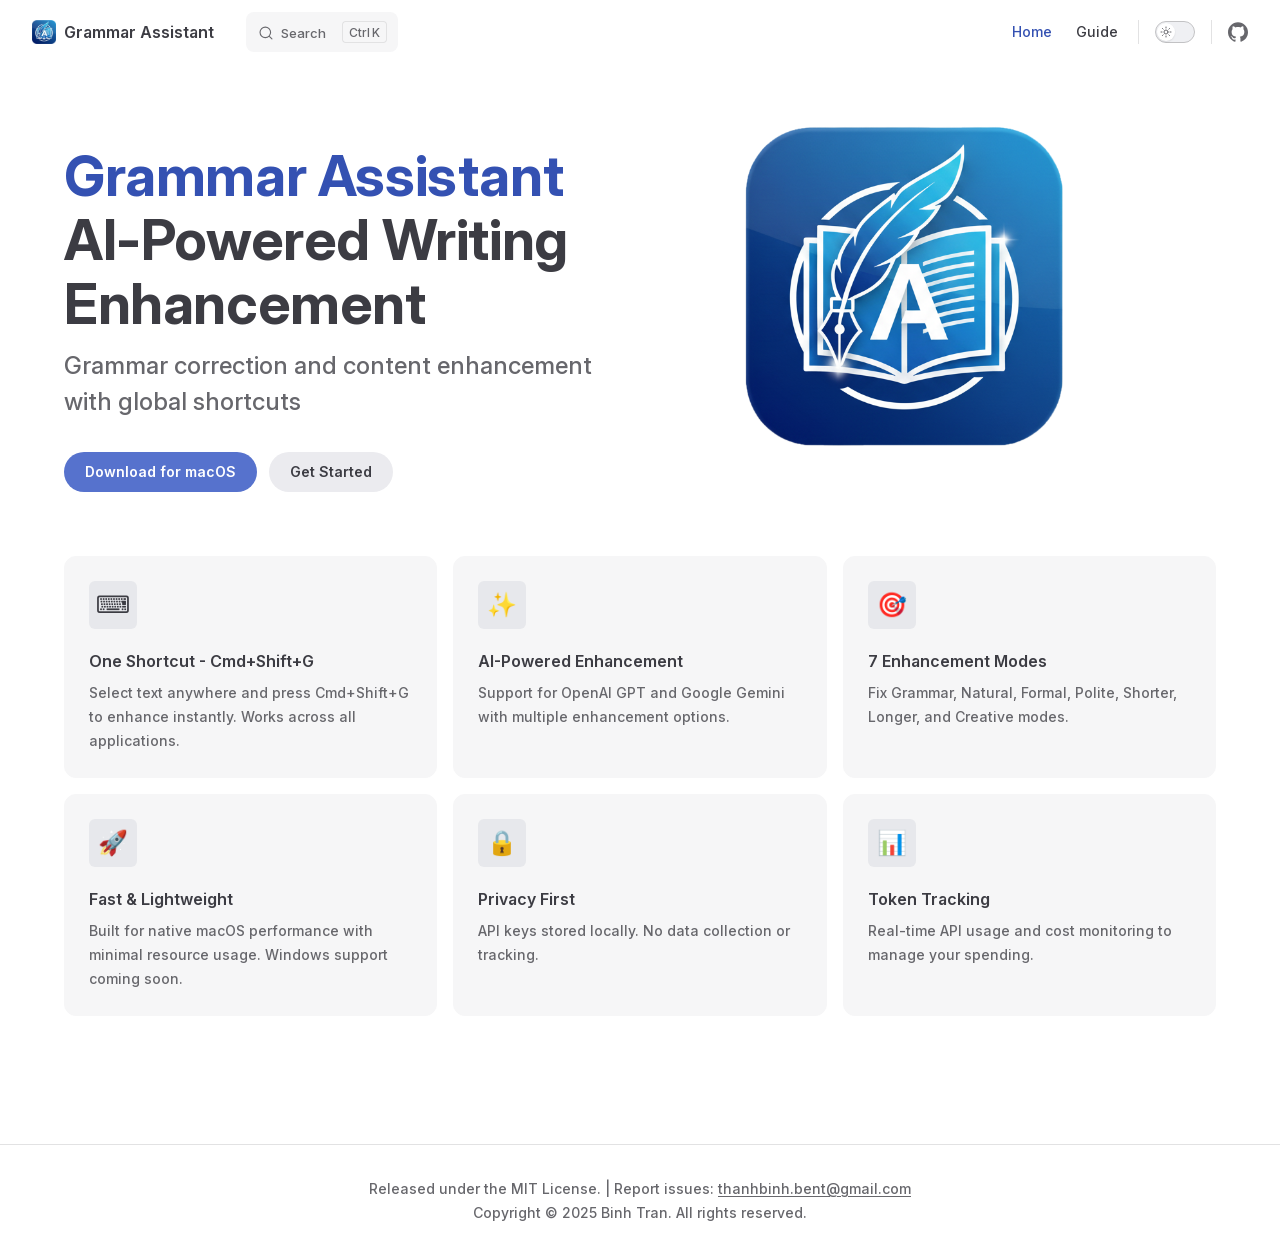
<file: index.html>
<!DOCTYPE html>
<html lang="en-US" dir="ltr">
  <head>
    <meta charset="utf-8">
    <meta name="viewport" content="width=device-width,initial-scale=1">
    <title>Grammar Assistant</title>
    <meta name="description" content="AI-powered grammar correction and content enhancement tool with global shortcuts">
    <meta name="generator" content="VitePress v1.6.4">
    <link rel="preload stylesheet" href="/assets/style.BhX5jokk.css" as="style">
    <link rel="preload stylesheet" href="/vp-icons.css" as="style">
    
    <script type="module" src="/assets/app.ChKHZ9rK.js"></script>
    <link rel="preload" href="/assets/inter-roman-latin.Di8DUHzh.woff2" as="font" type="font/woff2" crossorigin="">
    <link rel="modulepreload" href="/assets/chunks/theme.C-zcZOn7.js">
    <link rel="modulepreload" href="/assets/chunks/framework.CQuhCYrb.js">
    <link rel="modulepreload" href="/assets/index.md.B6BmJPSx.lean.js">
    <link rel="icon" type="image/png" href="/favicon.png">
    <link rel="shortcut icon" type="image/png" href="/favicon.png">
    <script id="check-dark-mode">(()=>{const e=localStorage.getItem("vitepress-theme-appearance")||"auto",a=window.matchMedia("(prefers-color-scheme: dark)").matches;(!e||e==="auto"?a:e==="dark")&&document.documentElement.classList.add("dark")})();</script>
    <script id="check-mac-os">document.documentElement.classList.toggle("mac",/Mac|iPhone|iPod|iPad/i.test(navigator.platform));</script>
  </head>
  <body>
    <div id="app"><div class="Layout" data-v-5d98c3a5><!--[--><!--]--><!--[--><span tabindex="-1" data-v-0b0ada53></span><a href="#VPContent" class="VPSkipLink visually-hidden" data-v-0b0ada53>Skip to content</a><!--]--><!----><header class="VPNav" data-v-5d98c3a5 data-v-ae24b3ad><div class="VPNavBar" data-v-ae24b3ad data-v-6aa21345><div class="wrapper" data-v-6aa21345><div class="container" data-v-6aa21345><div class="title" data-v-6aa21345><div class="VPNavBarTitle" data-v-6aa21345 data-v-1168a8e4><a class="title" href="/" data-v-1168a8e4><!--[--><!--]--><!--[--><img class="VPImage logo" src="/favicon.png" alt data-v-8426fc1a><!--]--><span data-v-1168a8e4>Grammar Assistant</span><!--[--><!--]--></a></div></div><div class="content" data-v-6aa21345><div class="content-body" data-v-6aa21345><!--[--><!--]--><div class="VPNavBarSearch search" data-v-6aa21345><!--[--><!----><div id="local-search"><button type="button" class="DocSearch DocSearch-Button" aria-label="Search"><span class="DocSearch-Button-Container"><span class="vp-icon DocSearch-Search-Icon"></span><span class="DocSearch-Button-Placeholder">Search</span></span><span class="DocSearch-Button-Keys"><kbd class="DocSearch-Button-Key"></kbd><kbd class="DocSearch-Button-Key">K</kbd></span></button></div><!--]--></div><nav aria-labelledby="main-nav-aria-label" class="VPNavBarMenu menu" data-v-6aa21345 data-v-dc692963><span id="main-nav-aria-label" class="visually-hidden" data-v-dc692963> Main Navigation </span><!--[--><!--[--><a class="VPLink link VPNavBarMenuLink active" href="/" tabindex="0" data-v-dc692963 data-v-e56f3d57><!--[--><span data-v-e56f3d57>Home</span><!--]--></a><!--]--><!--[--><a class="VPLink link VPNavBarMenuLink" href="/guide/getting-started.html" tabindex="0" data-v-dc692963 data-v-e56f3d57><!--[--><span data-v-e56f3d57>Guide</span><!--]--></a><!--]--><!--]--></nav><!----><div class="VPNavBarAppearance appearance" data-v-6aa21345 data-v-6c893767><button class="VPSwitch VPSwitchAppearance" type="button" role="switch" title aria-checked="false" data-v-6c893767 data-v-5337faa4 data-v-1d5665e3><span class="check" data-v-1d5665e3><span class="icon" data-v-1d5665e3><!--[--><span class="vpi-sun sun" data-v-5337faa4></span><span class="vpi-moon moon" data-v-5337faa4></span><!--]--></span></span></button></div><div class="VPSocialLinks VPNavBarSocialLinks social-links" data-v-6aa21345 data-v-0394ad82 data-v-7bc22406><!--[--><a class="VPSocialLink no-icon" href="https://github.com/thanhbinhbent/grammar-assistant-docs" aria-label="github" target="_blank" rel="noopener" data-v-7bc22406 data-v-bd121fe5><span class="vpi-social-github"></span></a><!--]--></div><div class="VPFlyout VPNavBarExtra extra" data-v-6aa21345 data-v-bb2aa2f0 data-v-cf11d7a2><button type="button" class="button" aria-haspopup="true" aria-expanded="false" aria-label="extra navigation" data-v-cf11d7a2><span class="vpi-more-horizontal icon" data-v-cf11d7a2></span></button><div class="menu" data-v-cf11d7a2><div class="VPMenu" data-v-cf11d7a2 data-v-b98bc113><!----><!--[--><!--[--><!----><div class="group" data-v-bb2aa2f0><div class="item appearance" data-v-bb2aa2f0><p class="label" data-v-bb2aa2f0>Appearance</p><div class="appearance-action" data-v-bb2aa2f0><button class="VPSwitch VPSwitchAppearance" type="button" role="switch" title aria-checked="false" data-v-bb2aa2f0 data-v-5337faa4 data-v-1d5665e3><span class="check" data-v-1d5665e3><span class="icon" data-v-1d5665e3><!--[--><span class="vpi-sun sun" data-v-5337faa4></span><span class="vpi-moon moon" data-v-5337faa4></span><!--]--></span></span></button></div></div></div><div class="group" data-v-bb2aa2f0><div class="item social-links" data-v-bb2aa2f0><div class="VPSocialLinks social-links-list" data-v-bb2aa2f0 data-v-7bc22406><!--[--><a class="VPSocialLink no-icon" href="https://github.com/thanhbinhbent/grammar-assistant-docs" aria-label="github" target="_blank" rel="noopener" data-v-7bc22406 data-v-bd121fe5><span class="vpi-social-github"></span></a><!--]--></div></div></div><!--]--><!--]--></div></div></div><!--[--><!--]--><button type="button" class="VPNavBarHamburger hamburger" aria-label="mobile navigation" aria-expanded="false" aria-controls="VPNavScreen" data-v-6aa21345 data-v-e5dd9c1c><span class="container" data-v-e5dd9c1c><span class="top" data-v-e5dd9c1c></span><span class="middle" data-v-e5dd9c1c></span><span class="bottom" data-v-e5dd9c1c></span></span></button></div></div></div></div><div class="divider" data-v-6aa21345><div class="divider-line" data-v-6aa21345></div></div></div><!----></header><!----><!----><div class="VPContent is-home" id="VPContent" data-v-5d98c3a5 data-v-1428d186><div class="VPHome" data-v-1428d186 data-v-8b561e3d><!--[--><!--]--><div class="VPHero has-image VPHomeHero" data-v-8b561e3d data-v-4f9c455b><div class="container" data-v-4f9c455b><div class="main" data-v-4f9c455b><!--[--><!--]--><!--[--><h1 class="heading" data-v-4f9c455b><span class="name clip" data-v-4f9c455b>Grammar Assistant</span><span class="text" data-v-4f9c455b>AI-Powered Writing Enhancement</span></h1><p class="tagline" data-v-4f9c455b>Grammar correction and content enhancement with global shortcuts</p><!--]--><!--[--><!--]--><div class="actions" data-v-4f9c455b><!--[--><div class="action" data-v-4f9c455b><a class="VPButton medium brand" href="/downloads.html" data-v-4f9c455b data-v-fa7799d5>Download for macOS</a></div><div class="action" data-v-4f9c455b><a class="VPButton medium alt" href="/guide/getting-started.html" data-v-4f9c455b data-v-fa7799d5>Get Started</a></div><!--]--></div><!--[--><!--]--></div><div class="image" data-v-4f9c455b><div class="image-container" data-v-4f9c455b><div class="image-bg" data-v-4f9c455b></div><!--[--><!--[--><img class="VPImage image-src" src="/favicon.png" alt="Grammar Assistant" data-v-8426fc1a><!--]--><!--]--></div></div></div></div><!--[--><!--]--><!--[--><!--]--><div class="VPFeatures VPHomeFeatures" data-v-8b561e3d data-v-a6181336><div class="container" data-v-a6181336><div class="items" data-v-a6181336><!--[--><div class="grid-6 item" data-v-a6181336><div class="VPLink no-icon VPFeature" data-v-a6181336 data-v-a3976bdc><!--[--><article class="box" data-v-a3976bdc><div class="icon" data-v-a3976bdc>⌨️</div><h2 class="title" data-v-a3976bdc>One Shortcut - Cmd+Shift+G</h2><p class="details" data-v-a3976bdc>Select text anywhere and press Cmd+Shift+G to enhance instantly. Works across all applications.</p><!----></article><!--]--></div></div><div class="grid-6 item" data-v-a6181336><div class="VPLink no-icon VPFeature" data-v-a6181336 data-v-a3976bdc><!--[--><article class="box" data-v-a3976bdc><div class="icon" data-v-a3976bdc>✨</div><h2 class="title" data-v-a3976bdc>AI-Powered Enhancement</h2><p class="details" data-v-a3976bdc>Support for OpenAI GPT and Google Gemini with multiple enhancement options.</p><!----></article><!--]--></div></div><div class="grid-6 item" data-v-a6181336><div class="VPLink no-icon VPFeature" data-v-a6181336 data-v-a3976bdc><!--[--><article class="box" data-v-a3976bdc><div class="icon" data-v-a3976bdc>🎯</div><h2 class="title" data-v-a3976bdc>7 Enhancement Modes</h2><p class="details" data-v-a3976bdc>Fix Grammar, Natural, Formal, Polite, Shorter, Longer, and Creative modes.</p><!----></article><!--]--></div></div><div class="grid-6 item" data-v-a6181336><div class="VPLink no-icon VPFeature" data-v-a6181336 data-v-a3976bdc><!--[--><article class="box" data-v-a3976bdc><div class="icon" data-v-a3976bdc>🚀</div><h2 class="title" data-v-a3976bdc>Fast & Lightweight</h2><p class="details" data-v-a3976bdc>Built for native macOS performance with minimal resource usage. Windows support coming soon.</p><!----></article><!--]--></div></div><div class="grid-6 item" data-v-a6181336><div class="VPLink no-icon VPFeature" data-v-a6181336 data-v-a3976bdc><!--[--><article class="box" data-v-a3976bdc><div class="icon" data-v-a3976bdc>🔒</div><h2 class="title" data-v-a3976bdc>Privacy First</h2><p class="details" data-v-a3976bdc>API keys stored locally. No data collection or tracking.</p><!----></article><!--]--></div></div><div class="grid-6 item" data-v-a6181336><div class="VPLink no-icon VPFeature" data-v-a6181336 data-v-a3976bdc><!--[--><article class="box" data-v-a3976bdc><div class="icon" data-v-a3976bdc>📊</div><h2 class="title" data-v-a3976bdc>Token Tracking</h2><p class="details" data-v-a3976bdc>Real-time API usage and cost monitoring to manage your spending.</p><!----></article><!--]--></div></div><!--]--></div></div></div><!--[--><!--]--><div class="vp-doc container" style="" data-v-8b561e3d data-v-8e2d4988><!--[--><div style="position:relative;" data-v-8b561e3d><div></div></div><!--]--></div></div></div><footer class="VPFooter" data-v-5d98c3a5 data-v-e315a0ad><div class="container" data-v-e315a0ad><p class="message" data-v-e315a0ad>Released under the MIT License. | Report issues: <a href="mailto:thanhbinh.bent@gmail.com">thanhbinh.bent@gmail.com</a></p><p class="copyright" data-v-e315a0ad>Copyright © 2025 Binh Tran. All rights reserved.</p></div></footer><!--[--><!--]--></div></div>
    <script>window.__VP_HASH_MAP__=JSON.parse("{\"downloads.md\":\"CKSHHAYG\",\"guide_configuration.md\":\"C_tCtWjw\",\"guide_features.md\":\"BnXpU47B\",\"guide_getting-started.md\":\"DDzHX6XF\",\"guide_installation.md\":\"PuU7KPEf\",\"guide_what-is-grammar-assistant.md\":\"BvSxxqr-\",\"index.md\":\"B6BmJPSx\",\"readme.md\":\"zHyeStZN\"}");window.__VP_SITE_DATA__=JSON.parse("{\"lang\":\"en-US\",\"dir\":\"ltr\",\"title\":\"Grammar Assistant\",\"description\":\"AI-powered grammar correction and content enhancement tool with global shortcuts\",\"base\":\"/\",\"head\":[],\"router\":{\"prefetchLinks\":true},\"appearance\":true,\"themeConfig\":{\"logo\":\"/favicon.png\",\"nav\":[{\"text\":\"Home\",\"link\":\"/\"},{\"text\":\"Guide\",\"link\":\"/guide/getting-started\"}],\"sidebar\":[{\"text\":\"Introduction\",\"items\":[{\"text\":\"What is Grammar Assistant?\",\"link\":\"/guide/what-is-grammar-assistant\"},{\"text\":\"Getting Started\",\"link\":\"/guide/getting-started\"}]},{\"text\":\"User Guide\",\"items\":[{\"text\":\"Installation\",\"link\":\"/guide/installation\"},{\"text\":\"Configuration\",\"link\":\"/guide/configuration\"},{\"text\":\"Features\",\"link\":\"/guide/features\"}]}],\"socialLinks\":[{\"icon\":\"github\",\"link\":\"https://github.com/thanhbinhbent/grammar-assistant-docs\"}],\"footer\":{\"message\":\"Released under the MIT License. | Report issues: <a href=\\\"mailto:thanhbinh.bent@gmail.com\\\">thanhbinh.bent@gmail.com</a>\",\"copyright\":\"Copyright © 2025 Binh Tran. All rights reserved.\"},\"search\":{\"provider\":\"local\"}},\"locales\":{},\"scrollOffset\":134,\"cleanUrls\":false}");</script>
    
  </body>
</html>
</file>
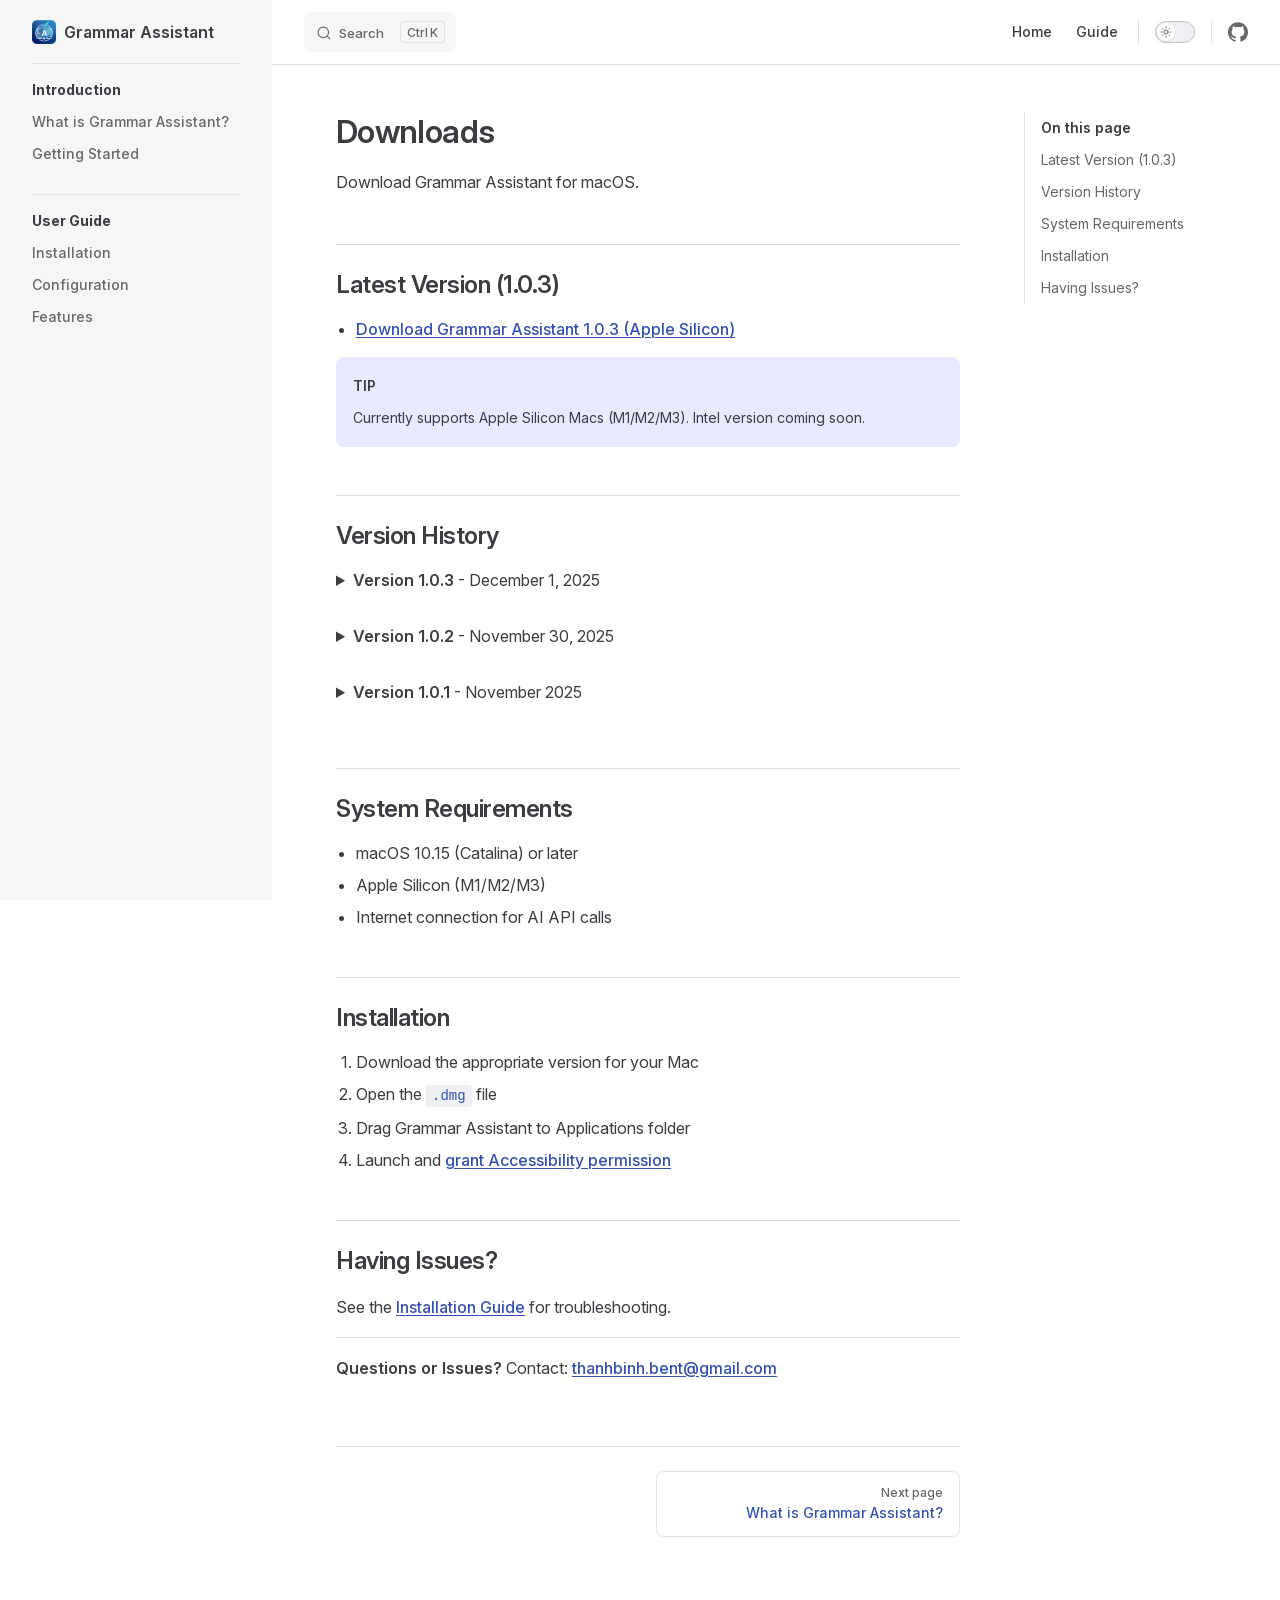
<file: downloads.html>
<!DOCTYPE html>
<html lang="en-US" dir="ltr">
  <head>
    <meta charset="utf-8">
    <meta name="viewport" content="width=device-width,initial-scale=1">
    <title>Downloads | Grammar Assistant</title>
    <meta name="description" content="AI-powered grammar correction and content enhancement tool with global shortcuts">
    <meta name="generator" content="VitePress v1.6.4">
    <link rel="preload stylesheet" href="/assets/style.BhX5jokk.css" as="style">
    <link rel="preload stylesheet" href="/vp-icons.css" as="style">
    
    <script type="module" src="/assets/app.ChKHZ9rK.js"></script>
    <link rel="preload" href="/assets/inter-roman-latin.Di8DUHzh.woff2" as="font" type="font/woff2" crossorigin="">
    <link rel="modulepreload" href="/assets/chunks/theme.C-zcZOn7.js">
    <link rel="modulepreload" href="/assets/chunks/framework.CQuhCYrb.js">
    <link rel="modulepreload" href="/assets/downloads.md.CKSHHAYG.lean.js">
    <link rel="icon" type="image/png" href="/favicon.png">
    <link rel="shortcut icon" type="image/png" href="/favicon.png">
    <script id="check-dark-mode">(()=>{const e=localStorage.getItem("vitepress-theme-appearance")||"auto",a=window.matchMedia("(prefers-color-scheme: dark)").matches;(!e||e==="auto"?a:e==="dark")&&document.documentElement.classList.add("dark")})();</script>
    <script id="check-mac-os">document.documentElement.classList.toggle("mac",/Mac|iPhone|iPod|iPad/i.test(navigator.platform));</script>
  </head>
  <body>
    <div id="app"><div class="Layout" data-v-5d98c3a5><!--[--><!--]--><!--[--><span tabindex="-1" data-v-0b0ada53></span><a href="#VPContent" class="VPSkipLink visually-hidden" data-v-0b0ada53>Skip to content</a><!--]--><!----><header class="VPNav" data-v-5d98c3a5 data-v-ae24b3ad><div class="VPNavBar" data-v-ae24b3ad data-v-6aa21345><div class="wrapper" data-v-6aa21345><div class="container" data-v-6aa21345><div class="title" data-v-6aa21345><div class="VPNavBarTitle has-sidebar" data-v-6aa21345 data-v-1168a8e4><a class="title" href="/" data-v-1168a8e4><!--[--><!--]--><!--[--><img class="VPImage logo" src="/favicon.png" alt data-v-8426fc1a><!--]--><span data-v-1168a8e4>Grammar Assistant</span><!--[--><!--]--></a></div></div><div class="content" data-v-6aa21345><div class="content-body" data-v-6aa21345><!--[--><!--]--><div class="VPNavBarSearch search" data-v-6aa21345><!--[--><!----><div id="local-search"><button type="button" class="DocSearch DocSearch-Button" aria-label="Search"><span class="DocSearch-Button-Container"><span class="vp-icon DocSearch-Search-Icon"></span><span class="DocSearch-Button-Placeholder">Search</span></span><span class="DocSearch-Button-Keys"><kbd class="DocSearch-Button-Key"></kbd><kbd class="DocSearch-Button-Key">K</kbd></span></button></div><!--]--></div><nav aria-labelledby="main-nav-aria-label" class="VPNavBarMenu menu" data-v-6aa21345 data-v-dc692963><span id="main-nav-aria-label" class="visually-hidden" data-v-dc692963> Main Navigation </span><!--[--><!--[--><a class="VPLink link VPNavBarMenuLink" href="/" tabindex="0" data-v-dc692963 data-v-e56f3d57><!--[--><span data-v-e56f3d57>Home</span><!--]--></a><!--]--><!--[--><a class="VPLink link VPNavBarMenuLink" href="/guide/getting-started.html" tabindex="0" data-v-dc692963 data-v-e56f3d57><!--[--><span data-v-e56f3d57>Guide</span><!--]--></a><!--]--><!--]--></nav><!----><div class="VPNavBarAppearance appearance" data-v-6aa21345 data-v-6c893767><button class="VPSwitch VPSwitchAppearance" type="button" role="switch" title aria-checked="false" data-v-6c893767 data-v-5337faa4 data-v-1d5665e3><span class="check" data-v-1d5665e3><span class="icon" data-v-1d5665e3><!--[--><span class="vpi-sun sun" data-v-5337faa4></span><span class="vpi-moon moon" data-v-5337faa4></span><!--]--></span></span></button></div><div class="VPSocialLinks VPNavBarSocialLinks social-links" data-v-6aa21345 data-v-0394ad82 data-v-7bc22406><!--[--><a class="VPSocialLink no-icon" href="https://github.com/thanhbinhbent/grammar-assistant-docs" aria-label="github" target="_blank" rel="noopener" data-v-7bc22406 data-v-bd121fe5><span class="vpi-social-github"></span></a><!--]--></div><div class="VPFlyout VPNavBarExtra extra" data-v-6aa21345 data-v-bb2aa2f0 data-v-cf11d7a2><button type="button" class="button" aria-haspopup="true" aria-expanded="false" aria-label="extra navigation" data-v-cf11d7a2><span class="vpi-more-horizontal icon" data-v-cf11d7a2></span></button><div class="menu" data-v-cf11d7a2><div class="VPMenu" data-v-cf11d7a2 data-v-b98bc113><!----><!--[--><!--[--><!----><div class="group" data-v-bb2aa2f0><div class="item appearance" data-v-bb2aa2f0><p class="label" data-v-bb2aa2f0>Appearance</p><div class="appearance-action" data-v-bb2aa2f0><button class="VPSwitch VPSwitchAppearance" type="button" role="switch" title aria-checked="false" data-v-bb2aa2f0 data-v-5337faa4 data-v-1d5665e3><span class="check" data-v-1d5665e3><span class="icon" data-v-1d5665e3><!--[--><span class="vpi-sun sun" data-v-5337faa4></span><span class="vpi-moon moon" data-v-5337faa4></span><!--]--></span></span></button></div></div></div><div class="group" data-v-bb2aa2f0><div class="item social-links" data-v-bb2aa2f0><div class="VPSocialLinks social-links-list" data-v-bb2aa2f0 data-v-7bc22406><!--[--><a class="VPSocialLink no-icon" href="https://github.com/thanhbinhbent/grammar-assistant-docs" aria-label="github" target="_blank" rel="noopener" data-v-7bc22406 data-v-bd121fe5><span class="vpi-social-github"></span></a><!--]--></div></div></div><!--]--><!--]--></div></div></div><!--[--><!--]--><button type="button" class="VPNavBarHamburger hamburger" aria-label="mobile navigation" aria-expanded="false" aria-controls="VPNavScreen" data-v-6aa21345 data-v-e5dd9c1c><span class="container" data-v-e5dd9c1c><span class="top" data-v-e5dd9c1c></span><span class="middle" data-v-e5dd9c1c></span><span class="bottom" data-v-e5dd9c1c></span></span></button></div></div></div></div><div class="divider" data-v-6aa21345><div class="divider-line" data-v-6aa21345></div></div></div><!----></header><div class="VPLocalNav has-sidebar empty" data-v-5d98c3a5 data-v-a6f0e41e><div class="container" data-v-a6f0e41e><button class="menu" aria-expanded="false" aria-controls="VPSidebarNav" data-v-a6f0e41e><span class="vpi-align-left menu-icon" data-v-a6f0e41e></span><span class="menu-text" data-v-a6f0e41e>Menu</span></button><div class="VPLocalNavOutlineDropdown" style="--vp-vh:0px;" data-v-a6f0e41e data-v-8a42e2b4><button data-v-8a42e2b4>Return to top</button><!----></div></div></div><aside class="VPSidebar" data-v-5d98c3a5 data-v-319d5ca6><div class="curtain" data-v-319d5ca6></div><nav class="nav" id="VPSidebarNav" aria-labelledby="sidebar-aria-label" tabindex="-1" data-v-319d5ca6><span class="visually-hidden" id="sidebar-aria-label" data-v-319d5ca6> Sidebar Navigation </span><!--[--><!--]--><!--[--><div class="no-transition group" data-v-c40bc020><section class="VPSidebarItem level-0" data-v-c40bc020 data-v-b3fd67f8><div class="item" role="button" tabindex="0" data-v-b3fd67f8><div class="indicator" data-v-b3fd67f8></div><h2 class="text" data-v-b3fd67f8>Introduction</h2><!----></div><div class="items" data-v-b3fd67f8><!--[--><div class="VPSidebarItem level-1 is-link" data-v-b3fd67f8 data-v-b3fd67f8><div class="item" data-v-b3fd67f8><div class="indicator" data-v-b3fd67f8></div><a class="VPLink link link" href="/guide/what-is-grammar-assistant.html" data-v-b3fd67f8><!--[--><p class="text" data-v-b3fd67f8>What is Grammar Assistant?</p><!--]--></a><!----></div><!----></div><div class="VPSidebarItem level-1 is-link" data-v-b3fd67f8 data-v-b3fd67f8><div class="item" data-v-b3fd67f8><div class="indicator" data-v-b3fd67f8></div><a class="VPLink link link" href="/guide/getting-started.html" data-v-b3fd67f8><!--[--><p class="text" data-v-b3fd67f8>Getting Started</p><!--]--></a><!----></div><!----></div><!--]--></div></section></div><div class="no-transition group" data-v-c40bc020><section class="VPSidebarItem level-0" data-v-c40bc020 data-v-b3fd67f8><div class="item" role="button" tabindex="0" data-v-b3fd67f8><div class="indicator" data-v-b3fd67f8></div><h2 class="text" data-v-b3fd67f8>User Guide</h2><!----></div><div class="items" data-v-b3fd67f8><!--[--><div class="VPSidebarItem level-1 is-link" data-v-b3fd67f8 data-v-b3fd67f8><div class="item" data-v-b3fd67f8><div class="indicator" data-v-b3fd67f8></div><a class="VPLink link link" href="/guide/installation.html" data-v-b3fd67f8><!--[--><p class="text" data-v-b3fd67f8>Installation</p><!--]--></a><!----></div><!----></div><div class="VPSidebarItem level-1 is-link" data-v-b3fd67f8 data-v-b3fd67f8><div class="item" data-v-b3fd67f8><div class="indicator" data-v-b3fd67f8></div><a class="VPLink link link" href="/guide/configuration.html" data-v-b3fd67f8><!--[--><p class="text" data-v-b3fd67f8>Configuration</p><!--]--></a><!----></div><!----></div><div class="VPSidebarItem level-1 is-link" data-v-b3fd67f8 data-v-b3fd67f8><div class="item" data-v-b3fd67f8><div class="indicator" data-v-b3fd67f8></div><a class="VPLink link link" href="/guide/features.html" data-v-b3fd67f8><!--[--><p class="text" data-v-b3fd67f8>Features</p><!--]--></a><!----></div><!----></div><!--]--></div></section></div><!--]--><!--[--><!--]--></nav></aside><div class="VPContent has-sidebar" id="VPContent" data-v-5d98c3a5 data-v-1428d186><div class="VPDoc has-sidebar has-aside" data-v-1428d186 data-v-39a288b8><!--[--><!--]--><div class="container" data-v-39a288b8><div class="aside" data-v-39a288b8><div class="aside-curtain" data-v-39a288b8></div><div class="aside-container" data-v-39a288b8><div class="aside-content" data-v-39a288b8><div class="VPDocAside" data-v-39a288b8 data-v-3f215769><!--[--><!--]--><!--[--><!--]--><nav aria-labelledby="doc-outline-aria-label" class="VPDocAsideOutline" data-v-3f215769 data-v-a5bbad30><div class="content" data-v-a5bbad30><div class="outline-marker" data-v-a5bbad30></div><div aria-level="2" class="outline-title" id="doc-outline-aria-label" role="heading" data-v-a5bbad30>On this page</div><ul class="VPDocOutlineItem root" data-v-a5bbad30 data-v-b933a997><!--[--><!--]--></ul></div></nav><!--[--><!--]--><div class="spacer" data-v-3f215769></div><!--[--><!--]--><!----><!--[--><!--]--><!--[--><!--]--></div></div></div></div><div class="content" data-v-39a288b8><div class="content-container" data-v-39a288b8><!--[--><!--]--><main class="main" data-v-39a288b8><div style="position:relative;" class="vp-doc _downloads" data-v-39a288b8><div><h1 id="downloads" tabindex="-1">Downloads <a class="header-anchor" href="#downloads" aria-label="Permalink to &quot;Downloads&quot;">​</a></h1><p>Download Grammar Assistant for macOS.</p><h2 id="latest-version-1-0-3" tabindex="-1">Latest Version (1.0.3) <a class="header-anchor" href="#latest-version-1-0-3" aria-label="Permalink to &quot;Latest Version (1.0.3)&quot;">​</a></h2><ul><li><a href="https://grammar.binh.app/downloads/Grammar%20Assistant_1.0.3_aarch64.dmg" target="_blank" rel="noreferrer">Download Grammar Assistant 1.0.3 (Apple Silicon)</a></li></ul><div class="tip custom-block"><p class="custom-block-title">TIP</p><p>Currently supports Apple Silicon Macs (M1/M2/M3). Intel version coming soon.</p></div><h2 id="version-history" tabindex="-1">Version History <a class="header-anchor" href="#version-history" aria-label="Permalink to &quot;Version History&quot;">​</a></h2><details><summary><strong>Version 1.0.3</strong> - December 1, 2025</summary><h3 id="updates" tabindex="-1">Updates <a class="header-anchor" href="#updates" aria-label="Permalink to &quot;Updates&quot;">​</a></h3><ul><li>📄 Added comprehensive Privacy &amp; Security policy in About section</li><li>🔒 Clarified data handling practices and third-party AI provider usage</li></ul><h3 id="download" tabindex="-1">Download <a class="header-anchor" href="#download" aria-label="Permalink to &quot;Download&quot;">​</a></h3><ul><li><a href="https://grammar.binh.app/downloads/Grammar%20Assistant_1.0.3_aarch64.dmg" target="_blank" rel="noreferrer">Download Grammar Assistant 1.0.3 (Apple Silicon)</a></li></ul></details><details><summary><strong>Version 1.0.2</strong> - November 30, 2025</summary><h3 id="improvements" tabindex="-1">Improvements <a class="header-anchor" href="#improvements" aria-label="Permalink to &quot;Improvements&quot;">​</a></h3><ul><li>✨ Faster and more reliable text selection using native macOS APIs</li><li>⚠️ Clear permission warnings with step-by-step setup instructions</li></ul><h3 id="bug-fixes" tabindex="-1">Bug Fixes <a class="header-anchor" href="#bug-fixes" aria-label="Permalink to &quot;Bug Fixes&quot;">​</a></h3><ul><li>Fixed issue where selecting identical text multiple times would not work</li><li>Fixed placeholder text appearing when Accessibility permission is missing</li></ul><h3 id="download-1" tabindex="-1">Download <a class="header-anchor" href="#download-1" aria-label="Permalink to &quot;Download&quot;">​</a></h3><ul><li><a href="https://grammar.binh.app/downloads/Grammar%20Assistant_1.0.2_aarch64.dmg" target="_blank" rel="noreferrer">Download Grammar Assistant 1.0.2 (Apple Silicon)</a></li></ul></details><details><summary><strong>Version 1.0.1</strong> - November 2025</summary><h3 id="features" tabindex="-1">Features <a class="header-anchor" href="#features" aria-label="Permalink to &quot;Features&quot;">​</a></h3><ul><li>Initial public release</li><li>Global shortcut Cmd+Shift+G for text enhancement</li><li>7 enhancement modes (Grammar Fix, Professional, Casual, etc.)</li><li>5 custom options (Translate, Summarize, Expand, etc.)</li><li>Multi-provider AI support (OpenAI GPT, Google Gemini)</li><li>Real-time token usage tracking</li><li>Floating assistant window with system tray integration</li></ul><h3 id="download-2" tabindex="-1">Download <a class="header-anchor" href="#download-2" aria-label="Permalink to &quot;Download&quot;">​</a></h3><ul><li><a href="https://grammar.binh.app/downloads/Grammar%20Assistant_1.0.1_aarch64.dmg" target="_blank" rel="noreferrer">Download Grammar Assistant 1.0.1 (Apple Silicon)</a></li></ul></details><h2 id="system-requirements" tabindex="-1">System Requirements <a class="header-anchor" href="#system-requirements" aria-label="Permalink to &quot;System Requirements&quot;">​</a></h2><ul><li>macOS 10.15 (Catalina) or later</li><li>Apple Silicon (M1/M2/M3)</li><li>Internet connection for AI API calls</li></ul><h2 id="installation" tabindex="-1">Installation <a class="header-anchor" href="#installation" aria-label="Permalink to &quot;Installation&quot;">​</a></h2><ol><li>Download the appropriate version for your Mac</li><li>Open the <code>.dmg</code> file</li><li>Drag Grammar Assistant to Applications folder</li><li>Launch and <a href="/guide/installation.html#2-grant-accessibility-permission">grant Accessibility permission</a></li></ol><h2 id="having-issues" tabindex="-1">Having Issues? <a class="header-anchor" href="#having-issues" aria-label="Permalink to &quot;Having Issues?&quot;">​</a></h2><p>See the <a href="/guide/installation.html">Installation Guide</a> for troubleshooting.</p><hr><p><strong>Questions or Issues?</strong> Contact: <a href="mailto:thanhbinh.bent@gmail.com" target="_blank" rel="noreferrer">thanhbinh.bent@gmail.com</a></p></div></div></main><footer class="VPDocFooter" data-v-39a288b8 data-v-e257564d><!--[--><!--]--><!----><nav class="prev-next" aria-labelledby="doc-footer-aria-label" data-v-e257564d><span class="visually-hidden" id="doc-footer-aria-label" data-v-e257564d>Pager</span><div class="pager" data-v-e257564d><!----></div><div class="pager" data-v-e257564d><a class="VPLink link pager-link next" href="/guide/what-is-grammar-assistant.html" data-v-e257564d><!--[--><span class="desc" data-v-e257564d>Next page</span><span class="title" data-v-e257564d>What is Grammar Assistant?</span><!--]--></a></div></nav></footer><!--[--><!--]--></div></div></div><!--[--><!--]--></div></div><footer class="VPFooter has-sidebar" data-v-5d98c3a5 data-v-e315a0ad><div class="container" data-v-e315a0ad><p class="message" data-v-e315a0ad>Released under the MIT License. | Report issues: <a href="mailto:thanhbinh.bent@gmail.com">thanhbinh.bent@gmail.com</a></p><p class="copyright" data-v-e315a0ad>Copyright © 2025 Binh Tran. All rights reserved.</p></div></footer><!--[--><!--]--></div></div>
    <script>window.__VP_HASH_MAP__=JSON.parse("{\"downloads.md\":\"CKSHHAYG\",\"guide_configuration.md\":\"C_tCtWjw\",\"guide_features.md\":\"BnXpU47B\",\"guide_getting-started.md\":\"DDzHX6XF\",\"guide_installation.md\":\"PuU7KPEf\",\"guide_what-is-grammar-assistant.md\":\"BvSxxqr-\",\"index.md\":\"B6BmJPSx\",\"readme.md\":\"zHyeStZN\"}");window.__VP_SITE_DATA__=JSON.parse("{\"lang\":\"en-US\",\"dir\":\"ltr\",\"title\":\"Grammar Assistant\",\"description\":\"AI-powered grammar correction and content enhancement tool with global shortcuts\",\"base\":\"/\",\"head\":[],\"router\":{\"prefetchLinks\":true},\"appearance\":true,\"themeConfig\":{\"logo\":\"/favicon.png\",\"nav\":[{\"text\":\"Home\",\"link\":\"/\"},{\"text\":\"Guide\",\"link\":\"/guide/getting-started\"}],\"sidebar\":[{\"text\":\"Introduction\",\"items\":[{\"text\":\"What is Grammar Assistant?\",\"link\":\"/guide/what-is-grammar-assistant\"},{\"text\":\"Getting Started\",\"link\":\"/guide/getting-started\"}]},{\"text\":\"User Guide\",\"items\":[{\"text\":\"Installation\",\"link\":\"/guide/installation\"},{\"text\":\"Configuration\",\"link\":\"/guide/configuration\"},{\"text\":\"Features\",\"link\":\"/guide/features\"}]}],\"socialLinks\":[{\"icon\":\"github\",\"link\":\"https://github.com/thanhbinhbent/grammar-assistant-docs\"}],\"footer\":{\"message\":\"Released under the MIT License. | Report issues: <a href=\\\"mailto:thanhbinh.bent@gmail.com\\\">thanhbinh.bent@gmail.com</a>\",\"copyright\":\"Copyright © 2025 Binh Tran. All rights reserved.\"},\"search\":{\"provider\":\"local\"}},\"locales\":{},\"scrollOffset\":134,\"cleanUrls\":false}");</script>
    
  </body>
</html>
</file>
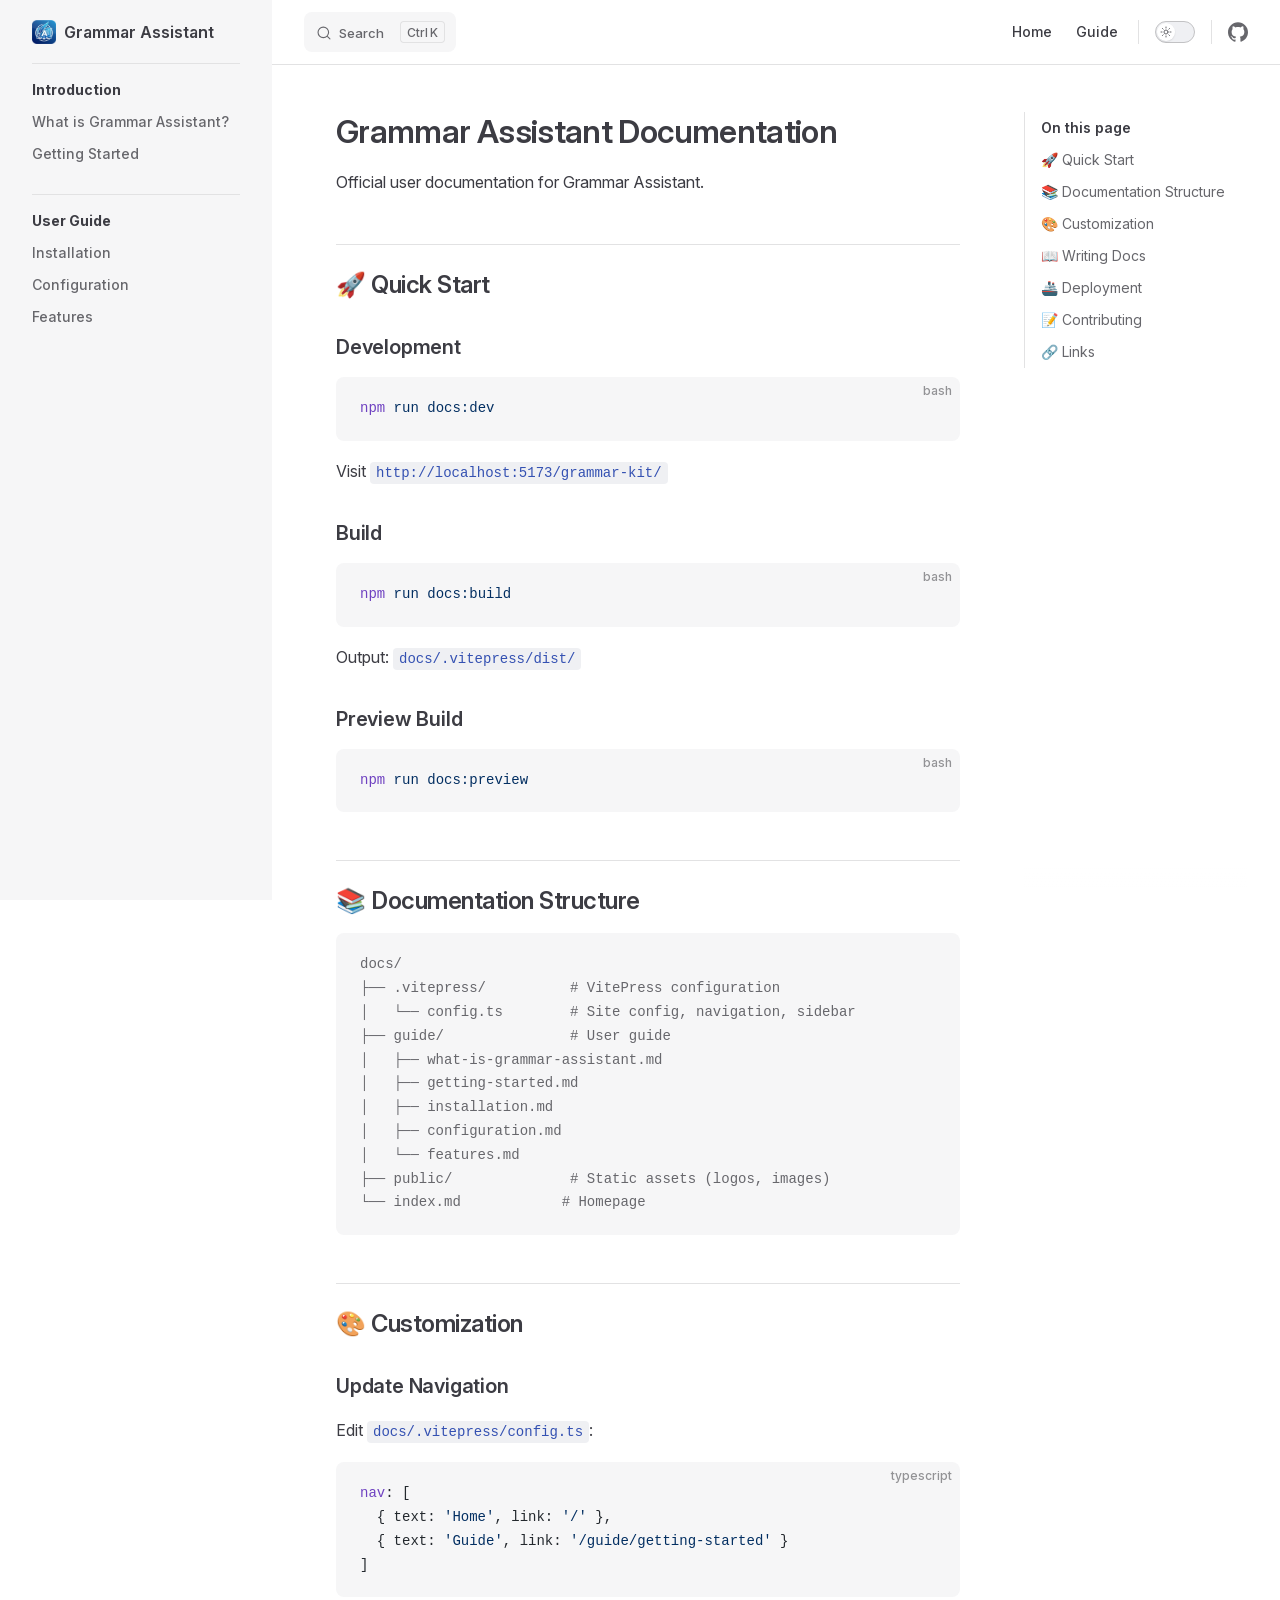
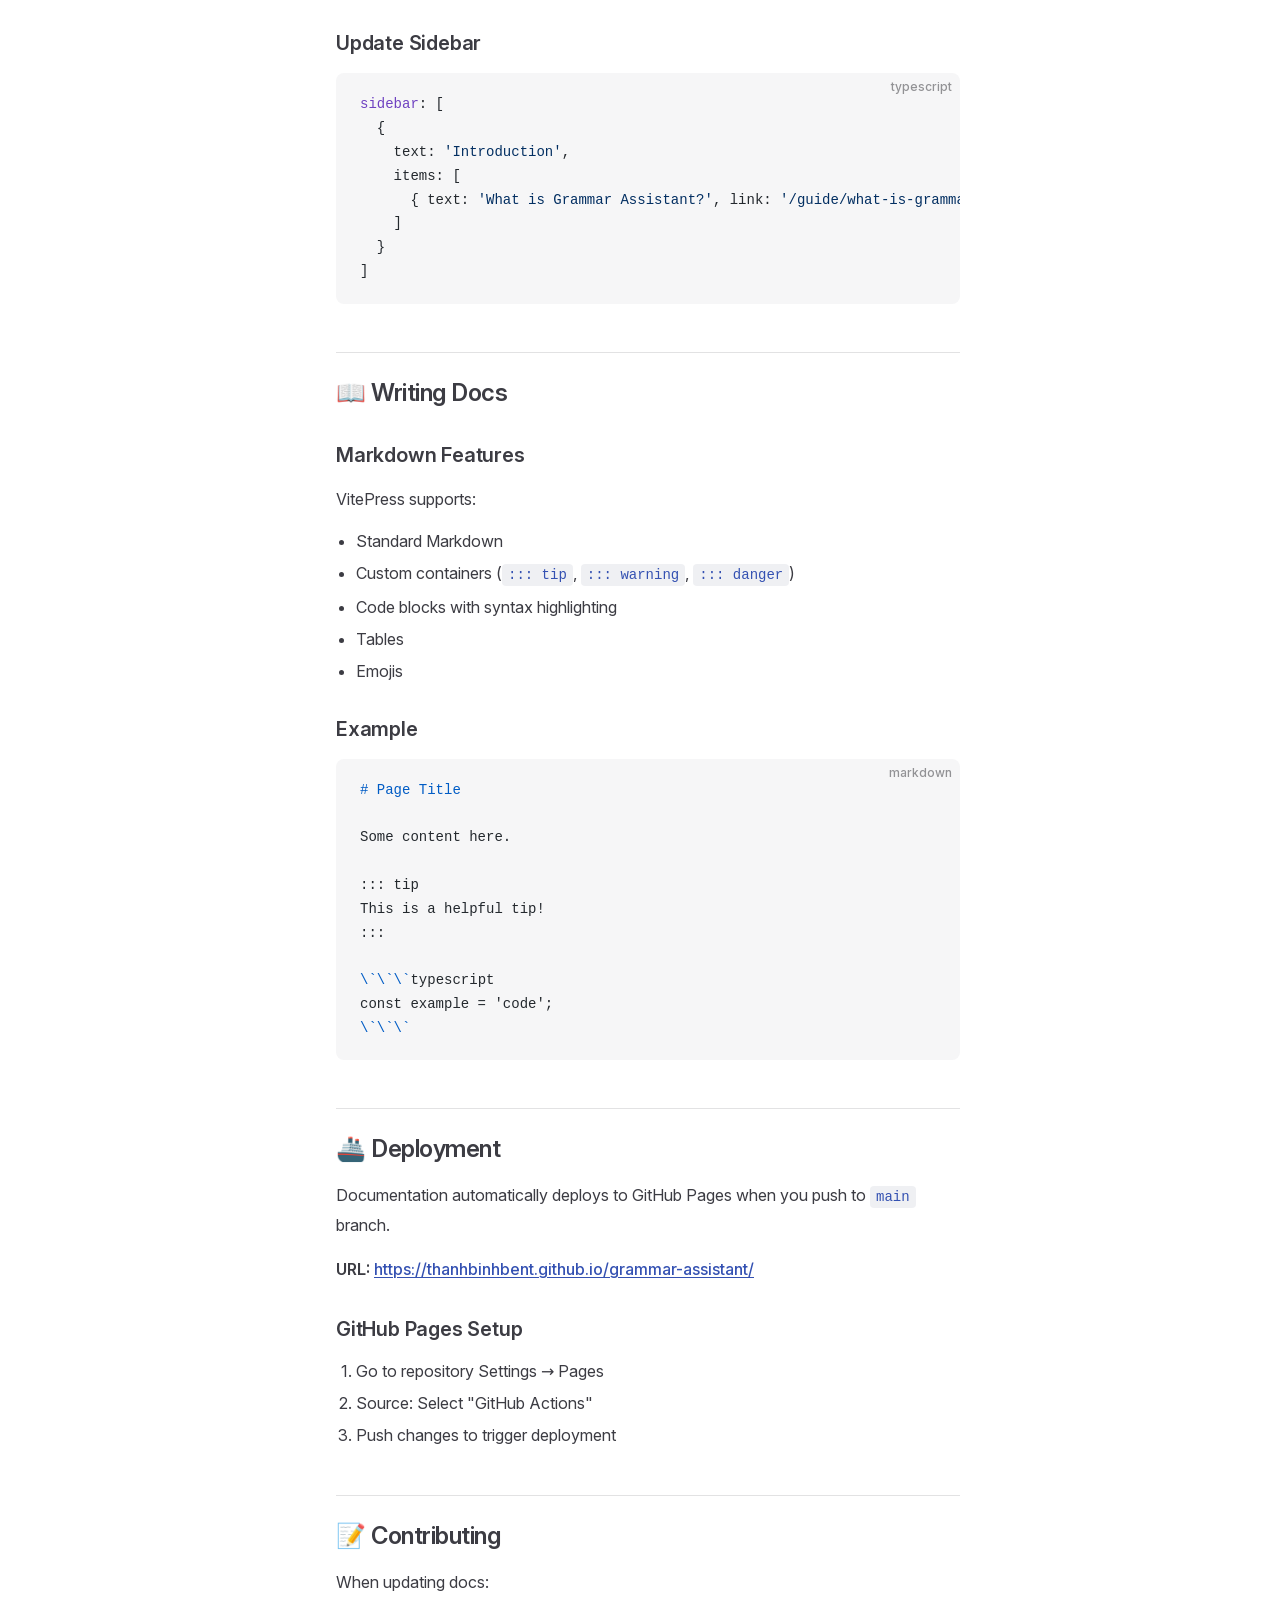
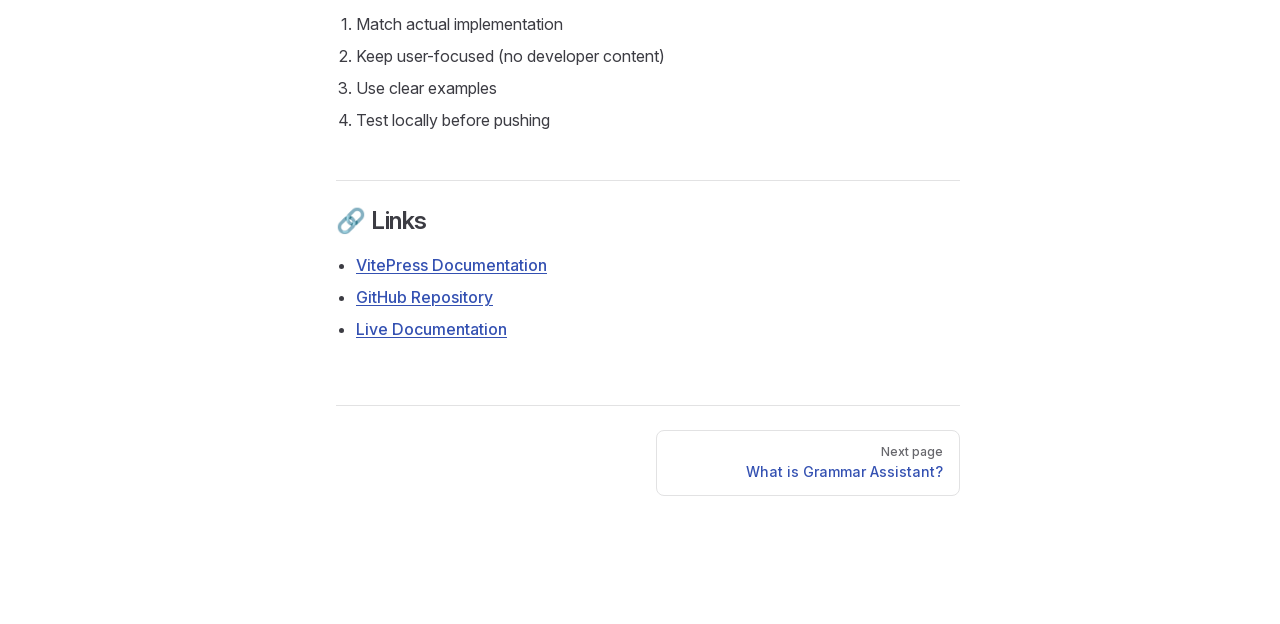
<file: README.html>
<!DOCTYPE html>
<html lang="en-US" dir="ltr">
  <head>
    <meta charset="utf-8">
    <meta name="viewport" content="width=device-width,initial-scale=1">
    <title>Grammar Assistant Documentation | Grammar Assistant</title>
    <meta name="description" content="AI-powered grammar correction and content enhancement tool with global shortcuts">
    <meta name="generator" content="VitePress v1.6.4">
    <link rel="preload stylesheet" href="/assets/style.BhX5jokk.css" as="style">
    <link rel="preload stylesheet" href="/vp-icons.css" as="style">
    
    <script type="module" src="/assets/app.ChKHZ9rK.js"></script>
    <link rel="preload" href="/assets/inter-roman-latin.Di8DUHzh.woff2" as="font" type="font/woff2" crossorigin="">
    <link rel="modulepreload" href="/assets/chunks/theme.C-zcZOn7.js">
    <link rel="modulepreload" href="/assets/chunks/framework.CQuhCYrb.js">
    <link rel="modulepreload" href="/assets/README.md.zHyeStZN.lean.js">
    <link rel="icon" type="image/png" href="/favicon.png">
    <link rel="shortcut icon" type="image/png" href="/favicon.png">
    <script id="check-dark-mode">(()=>{const e=localStorage.getItem("vitepress-theme-appearance")||"auto",a=window.matchMedia("(prefers-color-scheme: dark)").matches;(!e||e==="auto"?a:e==="dark")&&document.documentElement.classList.add("dark")})();</script>
    <script id="check-mac-os">document.documentElement.classList.toggle("mac",/Mac|iPhone|iPod|iPad/i.test(navigator.platform));</script>
  </head>
  <body>
    <div id="app"><div class="Layout" data-v-5d98c3a5><!--[--><!--]--><!--[--><span tabindex="-1" data-v-0b0ada53></span><a href="#VPContent" class="VPSkipLink visually-hidden" data-v-0b0ada53>Skip to content</a><!--]--><!----><header class="VPNav" data-v-5d98c3a5 data-v-ae24b3ad><div class="VPNavBar" data-v-ae24b3ad data-v-6aa21345><div class="wrapper" data-v-6aa21345><div class="container" data-v-6aa21345><div class="title" data-v-6aa21345><div class="VPNavBarTitle has-sidebar" data-v-6aa21345 data-v-1168a8e4><a class="title" href="/" data-v-1168a8e4><!--[--><!--]--><!--[--><img class="VPImage logo" src="/favicon.png" alt data-v-8426fc1a><!--]--><span data-v-1168a8e4>Grammar Assistant</span><!--[--><!--]--></a></div></div><div class="content" data-v-6aa21345><div class="content-body" data-v-6aa21345><!--[--><!--]--><div class="VPNavBarSearch search" data-v-6aa21345><!--[--><!----><div id="local-search"><button type="button" class="DocSearch DocSearch-Button" aria-label="Search"><span class="DocSearch-Button-Container"><span class="vp-icon DocSearch-Search-Icon"></span><span class="DocSearch-Button-Placeholder">Search</span></span><span class="DocSearch-Button-Keys"><kbd class="DocSearch-Button-Key"></kbd><kbd class="DocSearch-Button-Key">K</kbd></span></button></div><!--]--></div><nav aria-labelledby="main-nav-aria-label" class="VPNavBarMenu menu" data-v-6aa21345 data-v-dc692963><span id="main-nav-aria-label" class="visually-hidden" data-v-dc692963> Main Navigation </span><!--[--><!--[--><a class="VPLink link VPNavBarMenuLink" href="/" tabindex="0" data-v-dc692963 data-v-e56f3d57><!--[--><span data-v-e56f3d57>Home</span><!--]--></a><!--]--><!--[--><a class="VPLink link VPNavBarMenuLink" href="/guide/getting-started.html" tabindex="0" data-v-dc692963 data-v-e56f3d57><!--[--><span data-v-e56f3d57>Guide</span><!--]--></a><!--]--><!--]--></nav><!----><div class="VPNavBarAppearance appearance" data-v-6aa21345 data-v-6c893767><button class="VPSwitch VPSwitchAppearance" type="button" role="switch" title aria-checked="false" data-v-6c893767 data-v-5337faa4 data-v-1d5665e3><span class="check" data-v-1d5665e3><span class="icon" data-v-1d5665e3><!--[--><span class="vpi-sun sun" data-v-5337faa4></span><span class="vpi-moon moon" data-v-5337faa4></span><!--]--></span></span></button></div><div class="VPSocialLinks VPNavBarSocialLinks social-links" data-v-6aa21345 data-v-0394ad82 data-v-7bc22406><!--[--><a class="VPSocialLink no-icon" href="https://github.com/thanhbinhbent/grammar-assistant-docs" aria-label="github" target="_blank" rel="noopener" data-v-7bc22406 data-v-bd121fe5><span class="vpi-social-github"></span></a><!--]--></div><div class="VPFlyout VPNavBarExtra extra" data-v-6aa21345 data-v-bb2aa2f0 data-v-cf11d7a2><button type="button" class="button" aria-haspopup="true" aria-expanded="false" aria-label="extra navigation" data-v-cf11d7a2><span class="vpi-more-horizontal icon" data-v-cf11d7a2></span></button><div class="menu" data-v-cf11d7a2><div class="VPMenu" data-v-cf11d7a2 data-v-b98bc113><!----><!--[--><!--[--><!----><div class="group" data-v-bb2aa2f0><div class="item appearance" data-v-bb2aa2f0><p class="label" data-v-bb2aa2f0>Appearance</p><div class="appearance-action" data-v-bb2aa2f0><button class="VPSwitch VPSwitchAppearance" type="button" role="switch" title aria-checked="false" data-v-bb2aa2f0 data-v-5337faa4 data-v-1d5665e3><span class="check" data-v-1d5665e3><span class="icon" data-v-1d5665e3><!--[--><span class="vpi-sun sun" data-v-5337faa4></span><span class="vpi-moon moon" data-v-5337faa4></span><!--]--></span></span></button></div></div></div><div class="group" data-v-bb2aa2f0><div class="item social-links" data-v-bb2aa2f0><div class="VPSocialLinks social-links-list" data-v-bb2aa2f0 data-v-7bc22406><!--[--><a class="VPSocialLink no-icon" href="https://github.com/thanhbinhbent/grammar-assistant-docs" aria-label="github" target="_blank" rel="noopener" data-v-7bc22406 data-v-bd121fe5><span class="vpi-social-github"></span></a><!--]--></div></div></div><!--]--><!--]--></div></div></div><!--[--><!--]--><button type="button" class="VPNavBarHamburger hamburger" aria-label="mobile navigation" aria-expanded="false" aria-controls="VPNavScreen" data-v-6aa21345 data-v-e5dd9c1c><span class="container" data-v-e5dd9c1c><span class="top" data-v-e5dd9c1c></span><span class="middle" data-v-e5dd9c1c></span><span class="bottom" data-v-e5dd9c1c></span></span></button></div></div></div></div><div class="divider" data-v-6aa21345><div class="divider-line" data-v-6aa21345></div></div></div><!----></header><div class="VPLocalNav has-sidebar empty" data-v-5d98c3a5 data-v-a6f0e41e><div class="container" data-v-a6f0e41e><button class="menu" aria-expanded="false" aria-controls="VPSidebarNav" data-v-a6f0e41e><span class="vpi-align-left menu-icon" data-v-a6f0e41e></span><span class="menu-text" data-v-a6f0e41e>Menu</span></button><div class="VPLocalNavOutlineDropdown" style="--vp-vh:0px;" data-v-a6f0e41e data-v-8a42e2b4><button data-v-8a42e2b4>Return to top</button><!----></div></div></div><aside class="VPSidebar" data-v-5d98c3a5 data-v-319d5ca6><div class="curtain" data-v-319d5ca6></div><nav class="nav" id="VPSidebarNav" aria-labelledby="sidebar-aria-label" tabindex="-1" data-v-319d5ca6><span class="visually-hidden" id="sidebar-aria-label" data-v-319d5ca6> Sidebar Navigation </span><!--[--><!--]--><!--[--><div class="no-transition group" data-v-c40bc020><section class="VPSidebarItem level-0" data-v-c40bc020 data-v-b3fd67f8><div class="item" role="button" tabindex="0" data-v-b3fd67f8><div class="indicator" data-v-b3fd67f8></div><h2 class="text" data-v-b3fd67f8>Introduction</h2><!----></div><div class="items" data-v-b3fd67f8><!--[--><div class="VPSidebarItem level-1 is-link" data-v-b3fd67f8 data-v-b3fd67f8><div class="item" data-v-b3fd67f8><div class="indicator" data-v-b3fd67f8></div><a class="VPLink link link" href="/guide/what-is-grammar-assistant.html" data-v-b3fd67f8><!--[--><p class="text" data-v-b3fd67f8>What is Grammar Assistant?</p><!--]--></a><!----></div><!----></div><div class="VPSidebarItem level-1 is-link" data-v-b3fd67f8 data-v-b3fd67f8><div class="item" data-v-b3fd67f8><div class="indicator" data-v-b3fd67f8></div><a class="VPLink link link" href="/guide/getting-started.html" data-v-b3fd67f8><!--[--><p class="text" data-v-b3fd67f8>Getting Started</p><!--]--></a><!----></div><!----></div><!--]--></div></section></div><div class="no-transition group" data-v-c40bc020><section class="VPSidebarItem level-0" data-v-c40bc020 data-v-b3fd67f8><div class="item" role="button" tabindex="0" data-v-b3fd67f8><div class="indicator" data-v-b3fd67f8></div><h2 class="text" data-v-b3fd67f8>User Guide</h2><!----></div><div class="items" data-v-b3fd67f8><!--[--><div class="VPSidebarItem level-1 is-link" data-v-b3fd67f8 data-v-b3fd67f8><div class="item" data-v-b3fd67f8><div class="indicator" data-v-b3fd67f8></div><a class="VPLink link link" href="/guide/installation.html" data-v-b3fd67f8><!--[--><p class="text" data-v-b3fd67f8>Installation</p><!--]--></a><!----></div><!----></div><div class="VPSidebarItem level-1 is-link" data-v-b3fd67f8 data-v-b3fd67f8><div class="item" data-v-b3fd67f8><div class="indicator" data-v-b3fd67f8></div><a class="VPLink link link" href="/guide/configuration.html" data-v-b3fd67f8><!--[--><p class="text" data-v-b3fd67f8>Configuration</p><!--]--></a><!----></div><!----></div><div class="VPSidebarItem level-1 is-link" data-v-b3fd67f8 data-v-b3fd67f8><div class="item" data-v-b3fd67f8><div class="indicator" data-v-b3fd67f8></div><a class="VPLink link link" href="/guide/features.html" data-v-b3fd67f8><!--[--><p class="text" data-v-b3fd67f8>Features</p><!--]--></a><!----></div><!----></div><!--]--></div></section></div><!--]--><!--[--><!--]--></nav></aside><div class="VPContent has-sidebar" id="VPContent" data-v-5d98c3a5 data-v-1428d186><div class="VPDoc has-sidebar has-aside" data-v-1428d186 data-v-39a288b8><!--[--><!--]--><div class="container" data-v-39a288b8><div class="aside" data-v-39a288b8><div class="aside-curtain" data-v-39a288b8></div><div class="aside-container" data-v-39a288b8><div class="aside-content" data-v-39a288b8><div class="VPDocAside" data-v-39a288b8 data-v-3f215769><!--[--><!--]--><!--[--><!--]--><nav aria-labelledby="doc-outline-aria-label" class="VPDocAsideOutline" data-v-3f215769 data-v-a5bbad30><div class="content" data-v-a5bbad30><div class="outline-marker" data-v-a5bbad30></div><div aria-level="2" class="outline-title" id="doc-outline-aria-label" role="heading" data-v-a5bbad30>On this page</div><ul class="VPDocOutlineItem root" data-v-a5bbad30 data-v-b933a997><!--[--><!--]--></ul></div></nav><!--[--><!--]--><div class="spacer" data-v-3f215769></div><!--[--><!--]--><!----><!--[--><!--]--><!--[--><!--]--></div></div></div></div><div class="content" data-v-39a288b8><div class="content-container" data-v-39a288b8><!--[--><!--]--><main class="main" data-v-39a288b8><div style="position:relative;" class="vp-doc _README" data-v-39a288b8><div><h1 id="grammar-assistant-documentation" tabindex="-1">Grammar Assistant Documentation <a class="header-anchor" href="#grammar-assistant-documentation" aria-label="Permalink to &quot;Grammar Assistant Documentation&quot;">​</a></h1><p>Official user documentation for Grammar Assistant.</p><h2 id="🚀-quick-start" tabindex="-1">🚀 Quick Start <a class="header-anchor" href="#🚀-quick-start" aria-label="Permalink to &quot;🚀 Quick Start&quot;">​</a></h2><h3 id="development" tabindex="-1">Development <a class="header-anchor" href="#development" aria-label="Permalink to &quot;Development&quot;">​</a></h3><div class="language-bash vp-adaptive-theme"><button title="Copy Code" class="copy"></button><span class="lang">bash</span><pre class="shiki shiki-themes github-light github-dark vp-code" tabindex="0"><code><span class="line"><span style="--shiki-light:#6F42C1;--shiki-dark:#B392F0;">npm</span><span style="--shiki-light:#032F62;--shiki-dark:#9ECBFF;"> run</span><span style="--shiki-light:#032F62;--shiki-dark:#9ECBFF;"> docs:dev</span></span></code></pre></div><p>Visit <code>http://localhost:5173/grammar-kit/</code></p><h3 id="build" tabindex="-1">Build <a class="header-anchor" href="#build" aria-label="Permalink to &quot;Build&quot;">​</a></h3><div class="language-bash vp-adaptive-theme"><button title="Copy Code" class="copy"></button><span class="lang">bash</span><pre class="shiki shiki-themes github-light github-dark vp-code" tabindex="0"><code><span class="line"><span style="--shiki-light:#6F42C1;--shiki-dark:#B392F0;">npm</span><span style="--shiki-light:#032F62;--shiki-dark:#9ECBFF;"> run</span><span style="--shiki-light:#032F62;--shiki-dark:#9ECBFF;"> docs:build</span></span></code></pre></div><p>Output: <code>docs/.vitepress/dist/</code></p><h3 id="preview-build" tabindex="-1">Preview Build <a class="header-anchor" href="#preview-build" aria-label="Permalink to &quot;Preview Build&quot;">​</a></h3><div class="language-bash vp-adaptive-theme"><button title="Copy Code" class="copy"></button><span class="lang">bash</span><pre class="shiki shiki-themes github-light github-dark vp-code" tabindex="0"><code><span class="line"><span style="--shiki-light:#6F42C1;--shiki-dark:#B392F0;">npm</span><span style="--shiki-light:#032F62;--shiki-dark:#9ECBFF;"> run</span><span style="--shiki-light:#032F62;--shiki-dark:#9ECBFF;"> docs:preview</span></span></code></pre></div><h2 id="📚-documentation-structure" tabindex="-1">📚 Documentation Structure <a class="header-anchor" href="#📚-documentation-structure" aria-label="Permalink to &quot;📚 Documentation Structure&quot;">​</a></h2><div class="language- vp-adaptive-theme"><button title="Copy Code" class="copy"></button><span class="lang"></span><pre class="shiki shiki-themes github-light github-dark vp-code" tabindex="0"><code><span class="line"><span>docs/</span></span>
<span class="line"><span>├── .vitepress/          # VitePress configuration</span></span>
<span class="line"><span>│   └── config.ts        # Site config, navigation, sidebar</span></span>
<span class="line"><span>├── guide/               # User guide</span></span>
<span class="line"><span>│   ├── what-is-grammar-assistant.md</span></span>
<span class="line"><span>│   ├── getting-started.md</span></span>
<span class="line"><span>│   ├── installation.md</span></span>
<span class="line"><span>│   ├── configuration.md</span></span>
<span class="line"><span>│   └── features.md</span></span>
<span class="line"><span>├── public/              # Static assets (logos, images)</span></span>
<span class="line"><span>└── index.md            # Homepage</span></span></code></pre></div><h2 id="🎨-customization" tabindex="-1">🎨 Customization <a class="header-anchor" href="#🎨-customization" aria-label="Permalink to &quot;🎨 Customization&quot;">​</a></h2><h3 id="update-navigation" tabindex="-1">Update Navigation <a class="header-anchor" href="#update-navigation" aria-label="Permalink to &quot;Update Navigation&quot;">​</a></h3><p>Edit <code>docs/.vitepress/config.ts</code>:</p><div class="language-typescript vp-adaptive-theme"><button title="Copy Code" class="copy"></button><span class="lang">typescript</span><pre class="shiki shiki-themes github-light github-dark vp-code" tabindex="0"><code><span class="line"><span style="--shiki-light:#6F42C1;--shiki-dark:#B392F0;">nav</span><span style="--shiki-light:#24292E;--shiki-dark:#E1E4E8;">: [</span></span>
<span class="line"><span style="--shiki-light:#24292E;--shiki-dark:#E1E4E8;">  { text: </span><span style="--shiki-light:#032F62;--shiki-dark:#9ECBFF;">&#39;Home&#39;</span><span style="--shiki-light:#24292E;--shiki-dark:#E1E4E8;">, link: </span><span style="--shiki-light:#032F62;--shiki-dark:#9ECBFF;">&#39;/&#39;</span><span style="--shiki-light:#24292E;--shiki-dark:#E1E4E8;"> },</span></span>
<span class="line"><span style="--shiki-light:#24292E;--shiki-dark:#E1E4E8;">  { text: </span><span style="--shiki-light:#032F62;--shiki-dark:#9ECBFF;">&#39;Guide&#39;</span><span style="--shiki-light:#24292E;--shiki-dark:#E1E4E8;">, link: </span><span style="--shiki-light:#032F62;--shiki-dark:#9ECBFF;">&#39;/guide/getting-started&#39;</span><span style="--shiki-light:#24292E;--shiki-dark:#E1E4E8;"> }</span></span>
<span class="line"><span style="--shiki-light:#24292E;--shiki-dark:#E1E4E8;">]</span></span></code></pre></div><h3 id="update-sidebar" tabindex="-1">Update Sidebar <a class="header-anchor" href="#update-sidebar" aria-label="Permalink to &quot;Update Sidebar&quot;">​</a></h3><div class="language-typescript vp-adaptive-theme"><button title="Copy Code" class="copy"></button><span class="lang">typescript</span><pre class="shiki shiki-themes github-light github-dark vp-code" tabindex="0"><code><span class="line"><span style="--shiki-light:#6F42C1;--shiki-dark:#B392F0;">sidebar</span><span style="--shiki-light:#24292E;--shiki-dark:#E1E4E8;">: [</span></span>
<span class="line"><span style="--shiki-light:#24292E;--shiki-dark:#E1E4E8;">  {</span></span>
<span class="line"><span style="--shiki-light:#24292E;--shiki-dark:#E1E4E8;">    text: </span><span style="--shiki-light:#032F62;--shiki-dark:#9ECBFF;">&#39;Introduction&#39;</span><span style="--shiki-light:#24292E;--shiki-dark:#E1E4E8;">,</span></span>
<span class="line"><span style="--shiki-light:#24292E;--shiki-dark:#E1E4E8;">    items: [</span></span>
<span class="line"><span style="--shiki-light:#24292E;--shiki-dark:#E1E4E8;">      { text: </span><span style="--shiki-light:#032F62;--shiki-dark:#9ECBFF;">&#39;What is Grammar Assistant?&#39;</span><span style="--shiki-light:#24292E;--shiki-dark:#E1E4E8;">, link: </span><span style="--shiki-light:#032F62;--shiki-dark:#9ECBFF;">&#39;/guide/what-is-grammar-assistant&#39;</span><span style="--shiki-light:#24292E;--shiki-dark:#E1E4E8;"> }</span></span>
<span class="line"><span style="--shiki-light:#24292E;--shiki-dark:#E1E4E8;">    ]</span></span>
<span class="line"><span style="--shiki-light:#24292E;--shiki-dark:#E1E4E8;">  }</span></span>
<span class="line"><span style="--shiki-light:#24292E;--shiki-dark:#E1E4E8;">]</span></span></code></pre></div><h2 id="📖-writing-docs" tabindex="-1">📖 Writing Docs <a class="header-anchor" href="#📖-writing-docs" aria-label="Permalink to &quot;📖 Writing Docs&quot;">​</a></h2><h3 id="markdown-features" tabindex="-1">Markdown Features <a class="header-anchor" href="#markdown-features" aria-label="Permalink to &quot;Markdown Features&quot;">​</a></h3><p>VitePress supports:</p><ul><li>Standard Markdown</li><li>Custom containers (<code>::: tip</code>, <code>::: warning</code>, <code>::: danger</code>)</li><li>Code blocks with syntax highlighting</li><li>Tables</li><li>Emojis</li></ul><h3 id="example" tabindex="-1">Example <a class="header-anchor" href="#example" aria-label="Permalink to &quot;Example&quot;">​</a></h3><div class="language-markdown vp-adaptive-theme"><button title="Copy Code" class="copy"></button><span class="lang">markdown</span><pre class="shiki shiki-themes github-light github-dark vp-code" tabindex="0"><code><span class="line"><span style="--shiki-light:#005CC5;--shiki-light-font-weight:bold;--shiki-dark:#79B8FF;--shiki-dark-font-weight:bold;"># Page Title</span></span>
<span class="line"></span>
<span class="line"><span style="--shiki-light:#24292E;--shiki-dark:#E1E4E8;">Some content here.</span></span>
<span class="line"></span>
<span class="line"><span style="--shiki-light:#24292E;--shiki-dark:#E1E4E8;">::: tip</span></span>
<span class="line"><span style="--shiki-light:#24292E;--shiki-dark:#E1E4E8;">This is a helpful tip!</span></span>
<span class="line"><span style="--shiki-light:#24292E;--shiki-dark:#E1E4E8;">:::</span></span>
<span class="line"></span>
<span class="line"><span style="--shiki-light:#005CC5;--shiki-dark:#79B8FF;">\`\`\`</span><span style="--shiki-light:#24292E;--shiki-dark:#E1E4E8;">typescript</span></span>
<span class="line"><span style="--shiki-light:#24292E;--shiki-dark:#E1E4E8;">const example = &#39;code&#39;;</span></span>
<span class="line"><span style="--shiki-light:#005CC5;--shiki-dark:#79B8FF;">\`\`\`</span></span></code></pre></div><h2 id="🚢-deployment" tabindex="-1">🚢 Deployment <a class="header-anchor" href="#🚢-deployment" aria-label="Permalink to &quot;🚢 Deployment&quot;">​</a></h2><p>Documentation automatically deploys to GitHub Pages when you push to <code>main</code> branch.</p><p><strong>URL:</strong> <a href="https://thanhbinhbent.github.io/grammar-assistant/" target="_blank" rel="noreferrer">https://thanhbinhbent.github.io/grammar-assistant/</a></p><h3 id="github-pages-setup" tabindex="-1">GitHub Pages Setup <a class="header-anchor" href="#github-pages-setup" aria-label="Permalink to &quot;GitHub Pages Setup&quot;">​</a></h3><ol><li>Go to repository Settings → Pages</li><li>Source: Select &quot;GitHub Actions&quot;</li><li>Push changes to trigger deployment</li></ol><h2 id="📝-contributing" tabindex="-1">📝 Contributing <a class="header-anchor" href="#📝-contributing" aria-label="Permalink to &quot;📝 Contributing&quot;">​</a></h2><p>When updating docs:</p><ol><li>Match actual implementation</li><li>Keep user-focused (no developer content)</li><li>Use clear examples</li><li>Test locally before pushing</li></ol><h2 id="🔗-links" tabindex="-1">🔗 Links <a class="header-anchor" href="#🔗-links" aria-label="Permalink to &quot;🔗 Links&quot;">​</a></h2><ul><li><a href="https://vitepress.dev" target="_blank" rel="noreferrer">VitePress Documentation</a></li><li><a href="https://github.com/thanhbinhbent/grammar-assistant" target="_blank" rel="noreferrer">GitHub Repository</a></li><li><a href="https://thanhbinhbent.github.io/grammar-assistant/" target="_blank" rel="noreferrer">Live Documentation</a></li></ul></div></div></main><footer class="VPDocFooter" data-v-39a288b8 data-v-e257564d><!--[--><!--]--><!----><nav class="prev-next" aria-labelledby="doc-footer-aria-label" data-v-e257564d><span class="visually-hidden" id="doc-footer-aria-label" data-v-e257564d>Pager</span><div class="pager" data-v-e257564d><!----></div><div class="pager" data-v-e257564d><a class="VPLink link pager-link next" href="/guide/what-is-grammar-assistant.html" data-v-e257564d><!--[--><span class="desc" data-v-e257564d>Next page</span><span class="title" data-v-e257564d>What is Grammar Assistant?</span><!--]--></a></div></nav></footer><!--[--><!--]--></div></div></div><!--[--><!--]--></div></div><footer class="VPFooter has-sidebar" data-v-5d98c3a5 data-v-e315a0ad><div class="container" data-v-e315a0ad><p class="message" data-v-e315a0ad>Released under the MIT License. | Report issues: <a href="mailto:thanhbinh.bent@gmail.com">thanhbinh.bent@gmail.com</a></p><p class="copyright" data-v-e315a0ad>Copyright © 2025 Binh Tran. All rights reserved.</p></div></footer><!--[--><!--]--></div></div>
    <script>window.__VP_HASH_MAP__=JSON.parse("{\"downloads.md\":\"CKSHHAYG\",\"guide_configuration.md\":\"C_tCtWjw\",\"guide_features.md\":\"BnXpU47B\",\"guide_getting-started.md\":\"DDzHX6XF\",\"guide_installation.md\":\"PuU7KPEf\",\"guide_what-is-grammar-assistant.md\":\"BvSxxqr-\",\"index.md\":\"B6BmJPSx\",\"readme.md\":\"zHyeStZN\"}");window.__VP_SITE_DATA__=JSON.parse("{\"lang\":\"en-US\",\"dir\":\"ltr\",\"title\":\"Grammar Assistant\",\"description\":\"AI-powered grammar correction and content enhancement tool with global shortcuts\",\"base\":\"/\",\"head\":[],\"router\":{\"prefetchLinks\":true},\"appearance\":true,\"themeConfig\":{\"logo\":\"/favicon.png\",\"nav\":[{\"text\":\"Home\",\"link\":\"/\"},{\"text\":\"Guide\",\"link\":\"/guide/getting-started\"}],\"sidebar\":[{\"text\":\"Introduction\",\"items\":[{\"text\":\"What is Grammar Assistant?\",\"link\":\"/guide/what-is-grammar-assistant\"},{\"text\":\"Getting Started\",\"link\":\"/guide/getting-started\"}]},{\"text\":\"User Guide\",\"items\":[{\"text\":\"Installation\",\"link\":\"/guide/installation\"},{\"text\":\"Configuration\",\"link\":\"/guide/configuration\"},{\"text\":\"Features\",\"link\":\"/guide/features\"}]}],\"socialLinks\":[{\"icon\":\"github\",\"link\":\"https://github.com/thanhbinhbent/grammar-assistant-docs\"}],\"footer\":{\"message\":\"Released under the MIT License. | Report issues: <a href=\\\"mailto:thanhbinh.bent@gmail.com\\\">thanhbinh.bent@gmail.com</a>\",\"copyright\":\"Copyright © 2025 Binh Tran. All rights reserved.\"},\"search\":{\"provider\":\"local\"}},\"locales\":{},\"scrollOffset\":134,\"cleanUrls\":false}");</script>
    
  </body>
</html>
</file>
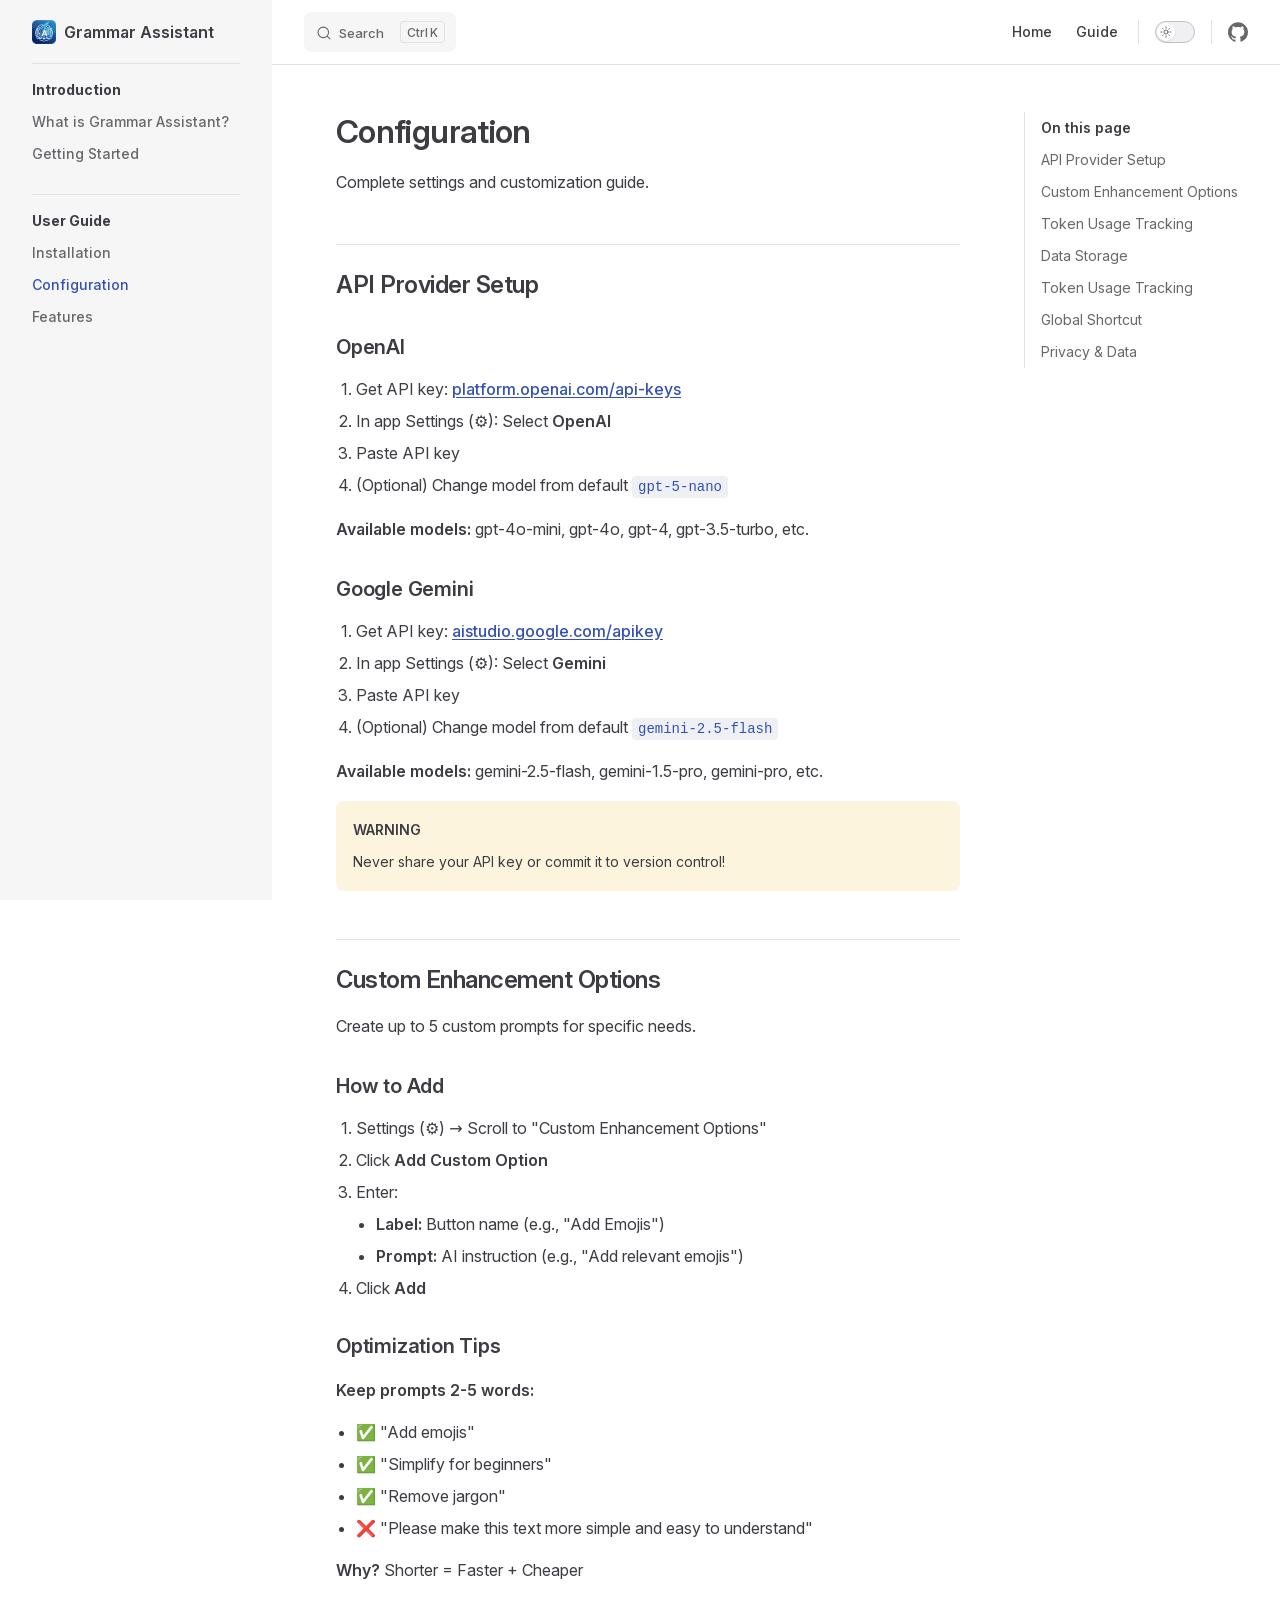
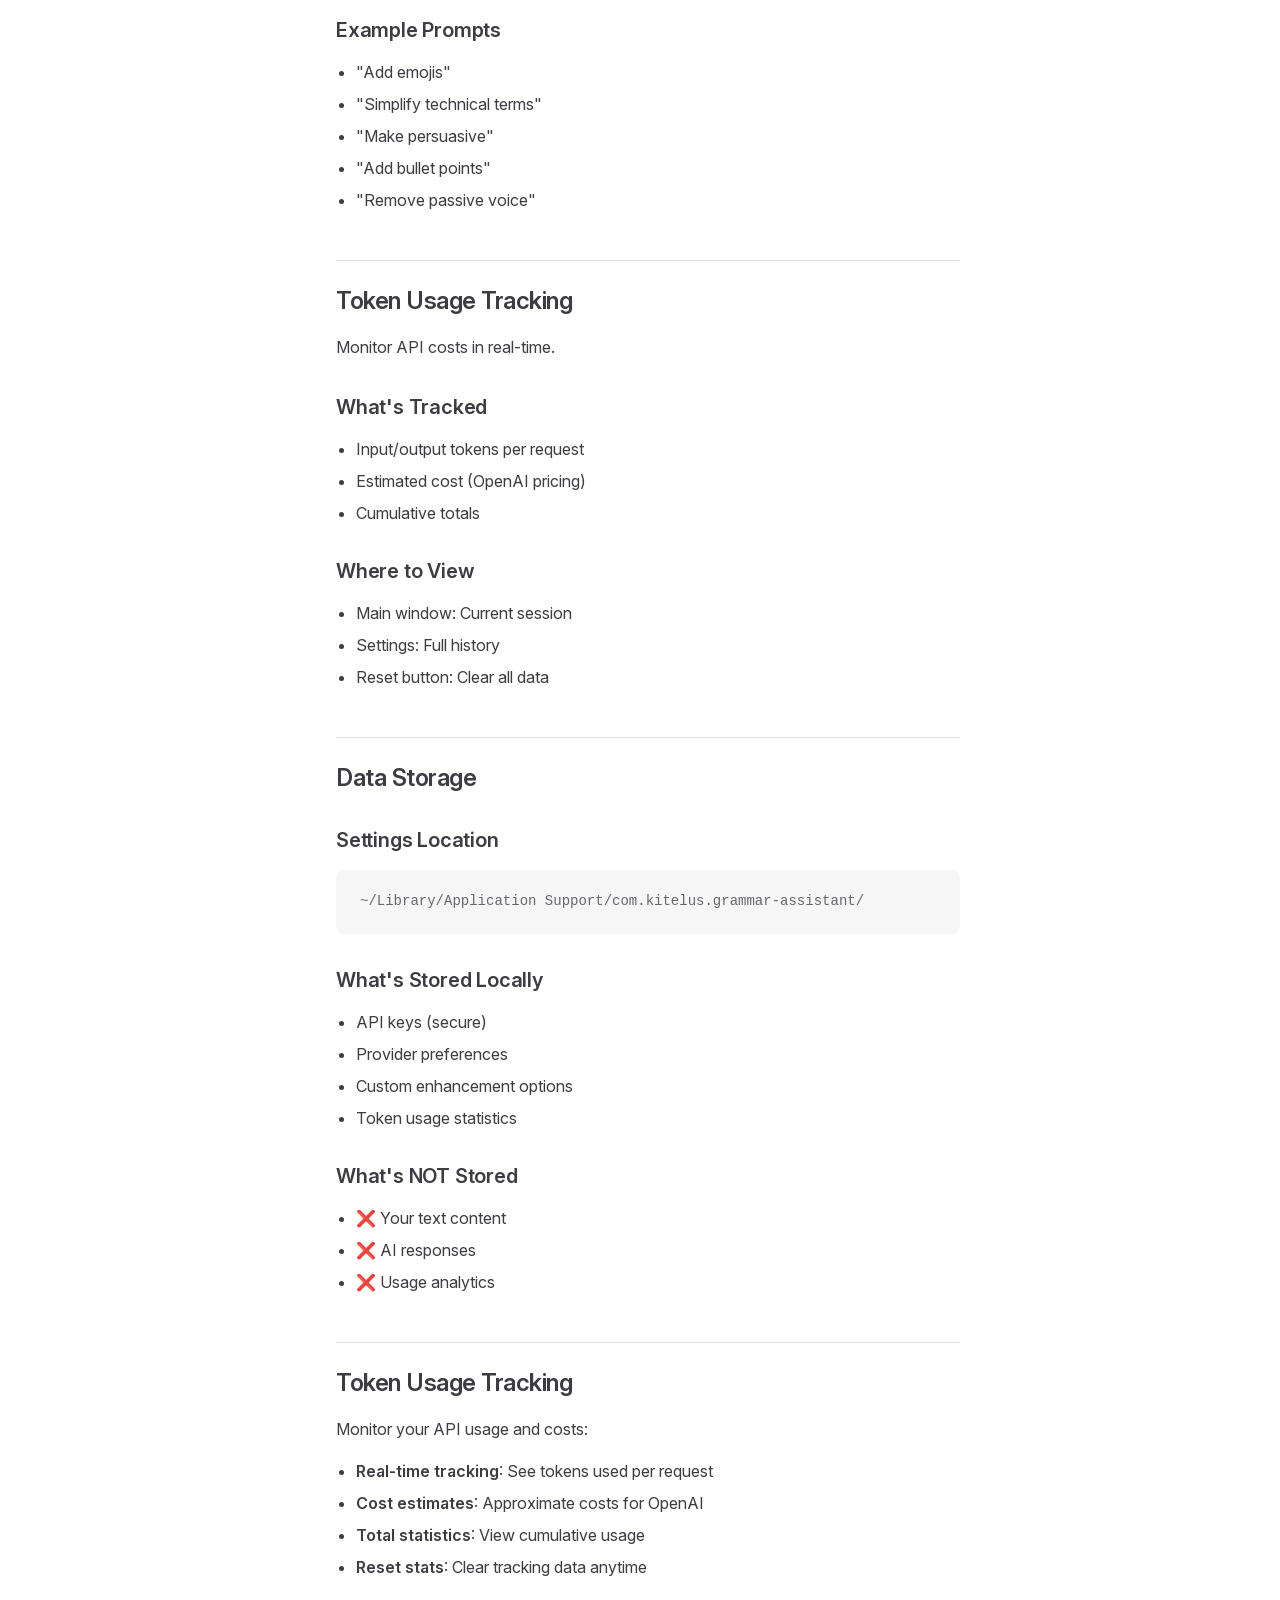
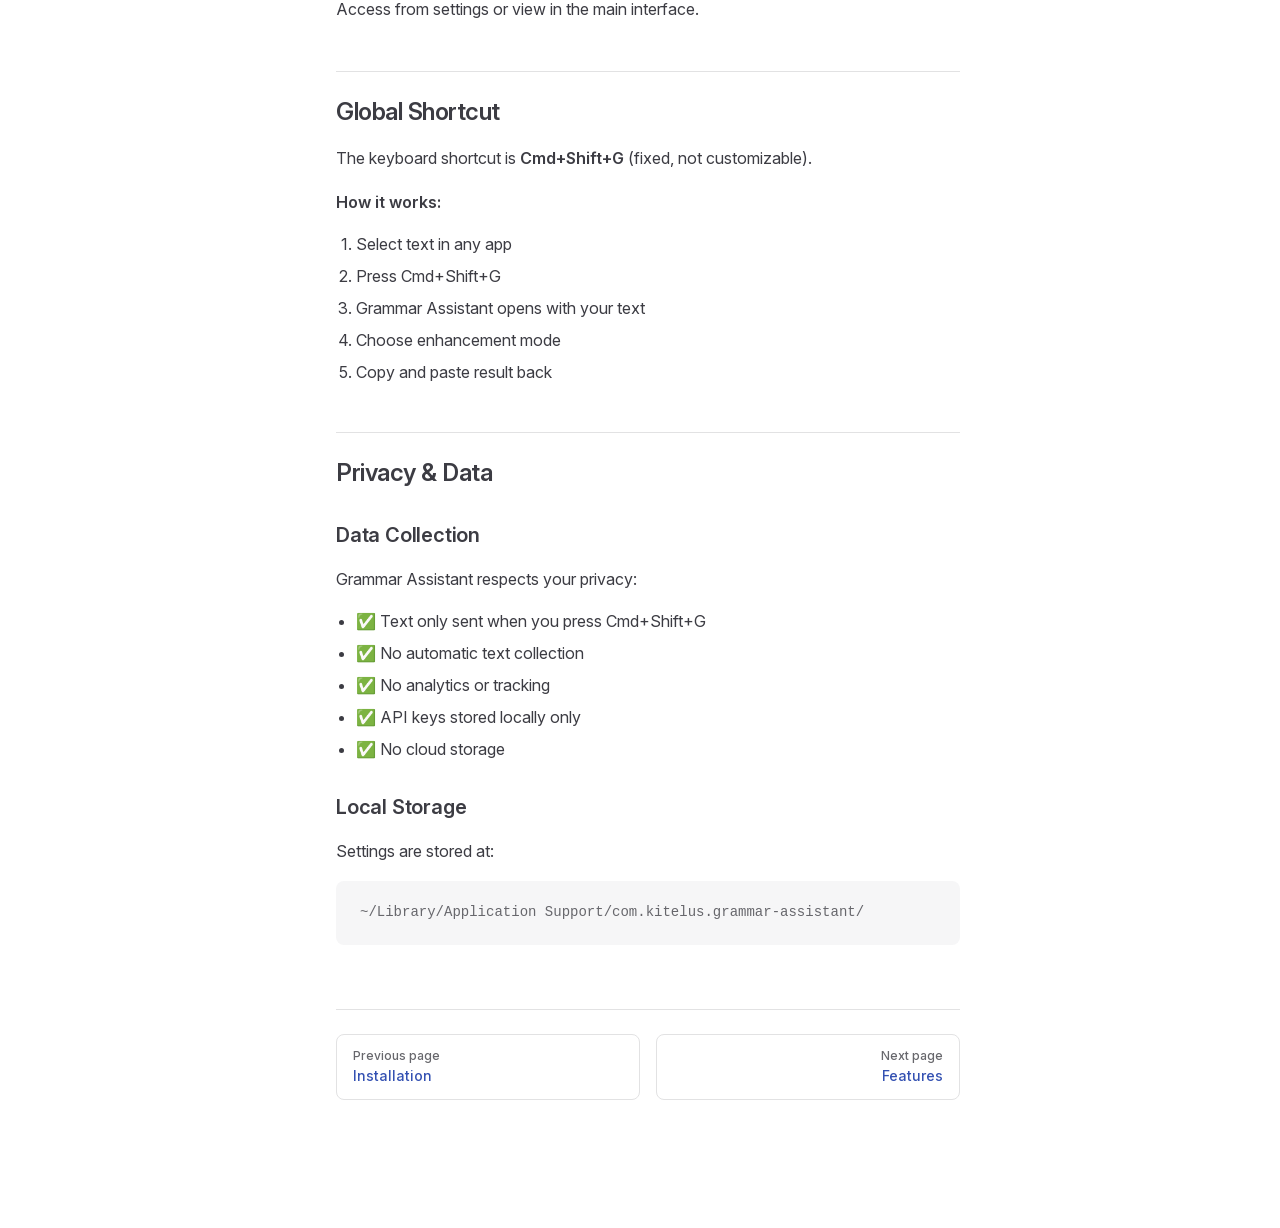
<file: guide/configuration.html>
<!DOCTYPE html>
<html lang="en-US" dir="ltr">
  <head>
    <meta charset="utf-8">
    <meta name="viewport" content="width=device-width,initial-scale=1">
    <title>Configuration | Grammar Assistant</title>
    <meta name="description" content="AI-powered grammar correction and content enhancement tool with global shortcuts">
    <meta name="generator" content="VitePress v1.6.4">
    <link rel="preload stylesheet" href="/assets/style.BhX5jokk.css" as="style">
    <link rel="preload stylesheet" href="/vp-icons.css" as="style">
    
    <script type="module" src="/assets/app.ChKHZ9rK.js"></script>
    <link rel="preload" href="/assets/inter-roman-latin.Di8DUHzh.woff2" as="font" type="font/woff2" crossorigin="">
    <link rel="modulepreload" href="/assets/chunks/theme.C-zcZOn7.js">
    <link rel="modulepreload" href="/assets/chunks/framework.CQuhCYrb.js">
    <link rel="modulepreload" href="/assets/guide_configuration.md.C_tCtWjw.lean.js">
    <link rel="icon" type="image/png" href="/favicon.png">
    <link rel="shortcut icon" type="image/png" href="/favicon.png">
    <script id="check-dark-mode">(()=>{const e=localStorage.getItem("vitepress-theme-appearance")||"auto",a=window.matchMedia("(prefers-color-scheme: dark)").matches;(!e||e==="auto"?a:e==="dark")&&document.documentElement.classList.add("dark")})();</script>
    <script id="check-mac-os">document.documentElement.classList.toggle("mac",/Mac|iPhone|iPod|iPad/i.test(navigator.platform));</script>
  </head>
  <body>
    <div id="app"><div class="Layout" data-v-5d98c3a5><!--[--><!--]--><!--[--><span tabindex="-1" data-v-0b0ada53></span><a href="#VPContent" class="VPSkipLink visually-hidden" data-v-0b0ada53>Skip to content</a><!--]--><!----><header class="VPNav" data-v-5d98c3a5 data-v-ae24b3ad><div class="VPNavBar" data-v-ae24b3ad data-v-6aa21345><div class="wrapper" data-v-6aa21345><div class="container" data-v-6aa21345><div class="title" data-v-6aa21345><div class="VPNavBarTitle has-sidebar" data-v-6aa21345 data-v-1168a8e4><a class="title" href="/" data-v-1168a8e4><!--[--><!--]--><!--[--><img class="VPImage logo" src="/favicon.png" alt data-v-8426fc1a><!--]--><span data-v-1168a8e4>Grammar Assistant</span><!--[--><!--]--></a></div></div><div class="content" data-v-6aa21345><div class="content-body" data-v-6aa21345><!--[--><!--]--><div class="VPNavBarSearch search" data-v-6aa21345><!--[--><!----><div id="local-search"><button type="button" class="DocSearch DocSearch-Button" aria-label="Search"><span class="DocSearch-Button-Container"><span class="vp-icon DocSearch-Search-Icon"></span><span class="DocSearch-Button-Placeholder">Search</span></span><span class="DocSearch-Button-Keys"><kbd class="DocSearch-Button-Key"></kbd><kbd class="DocSearch-Button-Key">K</kbd></span></button></div><!--]--></div><nav aria-labelledby="main-nav-aria-label" class="VPNavBarMenu menu" data-v-6aa21345 data-v-dc692963><span id="main-nav-aria-label" class="visually-hidden" data-v-dc692963> Main Navigation </span><!--[--><!--[--><a class="VPLink link VPNavBarMenuLink" href="/" tabindex="0" data-v-dc692963 data-v-e56f3d57><!--[--><span data-v-e56f3d57>Home</span><!--]--></a><!--]--><!--[--><a class="VPLink link VPNavBarMenuLink" href="/guide/getting-started.html" tabindex="0" data-v-dc692963 data-v-e56f3d57><!--[--><span data-v-e56f3d57>Guide</span><!--]--></a><!--]--><!--]--></nav><!----><div class="VPNavBarAppearance appearance" data-v-6aa21345 data-v-6c893767><button class="VPSwitch VPSwitchAppearance" type="button" role="switch" title aria-checked="false" data-v-6c893767 data-v-5337faa4 data-v-1d5665e3><span class="check" data-v-1d5665e3><span class="icon" data-v-1d5665e3><!--[--><span class="vpi-sun sun" data-v-5337faa4></span><span class="vpi-moon moon" data-v-5337faa4></span><!--]--></span></span></button></div><div class="VPSocialLinks VPNavBarSocialLinks social-links" data-v-6aa21345 data-v-0394ad82 data-v-7bc22406><!--[--><a class="VPSocialLink no-icon" href="https://github.com/thanhbinhbent/grammar-assistant-docs" aria-label="github" target="_blank" rel="noopener" data-v-7bc22406 data-v-bd121fe5><span class="vpi-social-github"></span></a><!--]--></div><div class="VPFlyout VPNavBarExtra extra" data-v-6aa21345 data-v-bb2aa2f0 data-v-cf11d7a2><button type="button" class="button" aria-haspopup="true" aria-expanded="false" aria-label="extra navigation" data-v-cf11d7a2><span class="vpi-more-horizontal icon" data-v-cf11d7a2></span></button><div class="menu" data-v-cf11d7a2><div class="VPMenu" data-v-cf11d7a2 data-v-b98bc113><!----><!--[--><!--[--><!----><div class="group" data-v-bb2aa2f0><div class="item appearance" data-v-bb2aa2f0><p class="label" data-v-bb2aa2f0>Appearance</p><div class="appearance-action" data-v-bb2aa2f0><button class="VPSwitch VPSwitchAppearance" type="button" role="switch" title aria-checked="false" data-v-bb2aa2f0 data-v-5337faa4 data-v-1d5665e3><span class="check" data-v-1d5665e3><span class="icon" data-v-1d5665e3><!--[--><span class="vpi-sun sun" data-v-5337faa4></span><span class="vpi-moon moon" data-v-5337faa4></span><!--]--></span></span></button></div></div></div><div class="group" data-v-bb2aa2f0><div class="item social-links" data-v-bb2aa2f0><div class="VPSocialLinks social-links-list" data-v-bb2aa2f0 data-v-7bc22406><!--[--><a class="VPSocialLink no-icon" href="https://github.com/thanhbinhbent/grammar-assistant-docs" aria-label="github" target="_blank" rel="noopener" data-v-7bc22406 data-v-bd121fe5><span class="vpi-social-github"></span></a><!--]--></div></div></div><!--]--><!--]--></div></div></div><!--[--><!--]--><button type="button" class="VPNavBarHamburger hamburger" aria-label="mobile navigation" aria-expanded="false" aria-controls="VPNavScreen" data-v-6aa21345 data-v-e5dd9c1c><span class="container" data-v-e5dd9c1c><span class="top" data-v-e5dd9c1c></span><span class="middle" data-v-e5dd9c1c></span><span class="bottom" data-v-e5dd9c1c></span></span></button></div></div></div></div><div class="divider" data-v-6aa21345><div class="divider-line" data-v-6aa21345></div></div></div><!----></header><div class="VPLocalNav has-sidebar empty" data-v-5d98c3a5 data-v-a6f0e41e><div class="container" data-v-a6f0e41e><button class="menu" aria-expanded="false" aria-controls="VPSidebarNav" data-v-a6f0e41e><span class="vpi-align-left menu-icon" data-v-a6f0e41e></span><span class="menu-text" data-v-a6f0e41e>Menu</span></button><div class="VPLocalNavOutlineDropdown" style="--vp-vh:0px;" data-v-a6f0e41e data-v-8a42e2b4><button data-v-8a42e2b4>Return to top</button><!----></div></div></div><aside class="VPSidebar" data-v-5d98c3a5 data-v-319d5ca6><div class="curtain" data-v-319d5ca6></div><nav class="nav" id="VPSidebarNav" aria-labelledby="sidebar-aria-label" tabindex="-1" data-v-319d5ca6><span class="visually-hidden" id="sidebar-aria-label" data-v-319d5ca6> Sidebar Navigation </span><!--[--><!--]--><!--[--><div class="no-transition group" data-v-c40bc020><section class="VPSidebarItem level-0" data-v-c40bc020 data-v-b3fd67f8><div class="item" role="button" tabindex="0" data-v-b3fd67f8><div class="indicator" data-v-b3fd67f8></div><h2 class="text" data-v-b3fd67f8>Introduction</h2><!----></div><div class="items" data-v-b3fd67f8><!--[--><div class="VPSidebarItem level-1 is-link" data-v-b3fd67f8 data-v-b3fd67f8><div class="item" data-v-b3fd67f8><div class="indicator" data-v-b3fd67f8></div><a class="VPLink link link" href="/guide/what-is-grammar-assistant.html" data-v-b3fd67f8><!--[--><p class="text" data-v-b3fd67f8>What is Grammar Assistant?</p><!--]--></a><!----></div><!----></div><div class="VPSidebarItem level-1 is-link" data-v-b3fd67f8 data-v-b3fd67f8><div class="item" data-v-b3fd67f8><div class="indicator" data-v-b3fd67f8></div><a class="VPLink link link" href="/guide/getting-started.html" data-v-b3fd67f8><!--[--><p class="text" data-v-b3fd67f8>Getting Started</p><!--]--></a><!----></div><!----></div><!--]--></div></section></div><div class="no-transition group" data-v-c40bc020><section class="VPSidebarItem level-0 has-active" data-v-c40bc020 data-v-b3fd67f8><div class="item" role="button" tabindex="0" data-v-b3fd67f8><div class="indicator" data-v-b3fd67f8></div><h2 class="text" data-v-b3fd67f8>User Guide</h2><!----></div><div class="items" data-v-b3fd67f8><!--[--><div class="VPSidebarItem level-1 is-link" data-v-b3fd67f8 data-v-b3fd67f8><div class="item" data-v-b3fd67f8><div class="indicator" data-v-b3fd67f8></div><a class="VPLink link link" href="/guide/installation.html" data-v-b3fd67f8><!--[--><p class="text" data-v-b3fd67f8>Installation</p><!--]--></a><!----></div><!----></div><div class="VPSidebarItem level-1 is-link" data-v-b3fd67f8 data-v-b3fd67f8><div class="item" data-v-b3fd67f8><div class="indicator" data-v-b3fd67f8></div><a class="VPLink link link" href="/guide/configuration.html" data-v-b3fd67f8><!--[--><p class="text" data-v-b3fd67f8>Configuration</p><!--]--></a><!----></div><!----></div><div class="VPSidebarItem level-1 is-link" data-v-b3fd67f8 data-v-b3fd67f8><div class="item" data-v-b3fd67f8><div class="indicator" data-v-b3fd67f8></div><a class="VPLink link link" href="/guide/features.html" data-v-b3fd67f8><!--[--><p class="text" data-v-b3fd67f8>Features</p><!--]--></a><!----></div><!----></div><!--]--></div></section></div><!--]--><!--[--><!--]--></nav></aside><div class="VPContent has-sidebar" id="VPContent" data-v-5d98c3a5 data-v-1428d186><div class="VPDoc has-sidebar has-aside" data-v-1428d186 data-v-39a288b8><!--[--><!--]--><div class="container" data-v-39a288b8><div class="aside" data-v-39a288b8><div class="aside-curtain" data-v-39a288b8></div><div class="aside-container" data-v-39a288b8><div class="aside-content" data-v-39a288b8><div class="VPDocAside" data-v-39a288b8 data-v-3f215769><!--[--><!--]--><!--[--><!--]--><nav aria-labelledby="doc-outline-aria-label" class="VPDocAsideOutline" data-v-3f215769 data-v-a5bbad30><div class="content" data-v-a5bbad30><div class="outline-marker" data-v-a5bbad30></div><div aria-level="2" class="outline-title" id="doc-outline-aria-label" role="heading" data-v-a5bbad30>On this page</div><ul class="VPDocOutlineItem root" data-v-a5bbad30 data-v-b933a997><!--[--><!--]--></ul></div></nav><!--[--><!--]--><div class="spacer" data-v-3f215769></div><!--[--><!--]--><!----><!--[--><!--]--><!--[--><!--]--></div></div></div></div><div class="content" data-v-39a288b8><div class="content-container" data-v-39a288b8><!--[--><!--]--><main class="main" data-v-39a288b8><div style="position:relative;" class="vp-doc _guide_configuration" data-v-39a288b8><div><h1 id="configuration" tabindex="-1">Configuration <a class="header-anchor" href="#configuration" aria-label="Permalink to &quot;Configuration&quot;">​</a></h1><p>Complete settings and customization guide.</p><h2 id="api-provider-setup" tabindex="-1">API Provider Setup <a class="header-anchor" href="#api-provider-setup" aria-label="Permalink to &quot;API Provider Setup&quot;">​</a></h2><h3 id="openai" tabindex="-1">OpenAI <a class="header-anchor" href="#openai" aria-label="Permalink to &quot;OpenAI&quot;">​</a></h3><ol><li>Get API key: <a href="https://platform.openai.com/api-keys" target="_blank" rel="noreferrer">platform.openai.com/api-keys</a></li><li>In app Settings (⚙️): Select <strong>OpenAI</strong></li><li>Paste API key</li><li>(Optional) Change model from default <code>gpt-5-nano</code></li></ol><p><strong>Available models:</strong> gpt-4o-mini, gpt-4o, gpt-4, gpt-3.5-turbo, etc.</p><h3 id="google-gemini" tabindex="-1">Google Gemini <a class="header-anchor" href="#google-gemini" aria-label="Permalink to &quot;Google Gemini&quot;">​</a></h3><ol><li>Get API key: <a href="https://aistudio.google.com/apikey" target="_blank" rel="noreferrer">aistudio.google.com/apikey</a></li><li>In app Settings (⚙️): Select <strong>Gemini</strong></li><li>Paste API key</li><li>(Optional) Change model from default <code>gemini-2.5-flash</code></li></ol><p><strong>Available models:</strong> gemini-2.5-flash, gemini-1.5-pro, gemini-pro, etc.</p><div class="warning custom-block"><p class="custom-block-title">WARNING</p><p>Never share your API key or commit it to version control!</p></div><h2 id="custom-enhancement-options" tabindex="-1">Custom Enhancement Options <a class="header-anchor" href="#custom-enhancement-options" aria-label="Permalink to &quot;Custom Enhancement Options&quot;">​</a></h2><p>Create up to 5 custom prompts for specific needs.</p><h3 id="how-to-add" tabindex="-1">How to Add <a class="header-anchor" href="#how-to-add" aria-label="Permalink to &quot;How to Add&quot;">​</a></h3><ol><li>Settings (⚙️) → Scroll to &quot;Custom Enhancement Options&quot;</li><li>Click <strong>Add Custom Option</strong></li><li>Enter: <ul><li><strong>Label:</strong> Button name (e.g., &quot;Add Emojis&quot;)</li><li><strong>Prompt:</strong> AI instruction (e.g., &quot;Add relevant emojis&quot;)</li></ul></li><li>Click <strong>Add</strong></li></ol><h3 id="optimization-tips" tabindex="-1">Optimization Tips <a class="header-anchor" href="#optimization-tips" aria-label="Permalink to &quot;Optimization Tips&quot;">​</a></h3><p><strong>Keep prompts 2-5 words:</strong></p><ul><li>✅ &quot;Add emojis&quot;</li><li>✅ &quot;Simplify for beginners&quot;</li><li>✅ &quot;Remove jargon&quot;</li><li>❌ &quot;Please make this text more simple and easy to understand&quot;</li></ul><p><strong>Why?</strong> Shorter = Faster + Cheaper</p><h3 id="example-prompts" tabindex="-1">Example Prompts <a class="header-anchor" href="#example-prompts" aria-label="Permalink to &quot;Example Prompts&quot;">​</a></h3><ul><li>&quot;Add emojis&quot;</li><li>&quot;Simplify technical terms&quot;</li><li>&quot;Make persuasive&quot;</li><li>&quot;Add bullet points&quot;</li><li>&quot;Remove passive voice&quot;</li></ul><h2 id="token-usage-tracking" tabindex="-1">Token Usage Tracking <a class="header-anchor" href="#token-usage-tracking" aria-label="Permalink to &quot;Token Usage Tracking&quot;">​</a></h2><p>Monitor API costs in real-time.</p><h3 id="what-s-tracked" tabindex="-1">What&#39;s Tracked <a class="header-anchor" href="#what-s-tracked" aria-label="Permalink to &quot;What&#39;s Tracked&quot;">​</a></h3><ul><li>Input/output tokens per request</li><li>Estimated cost (OpenAI pricing)</li><li>Cumulative totals</li></ul><h3 id="where-to-view" tabindex="-1">Where to View <a class="header-anchor" href="#where-to-view" aria-label="Permalink to &quot;Where to View&quot;">​</a></h3><ul><li>Main window: Current session</li><li>Settings: Full history</li><li>Reset button: Clear all data</li></ul><h2 id="data-storage" tabindex="-1">Data Storage <a class="header-anchor" href="#data-storage" aria-label="Permalink to &quot;Data Storage&quot;">​</a></h2><h3 id="settings-location" tabindex="-1">Settings Location <a class="header-anchor" href="#settings-location" aria-label="Permalink to &quot;Settings Location&quot;">​</a></h3><div class="language- vp-adaptive-theme"><button title="Copy Code" class="copy"></button><span class="lang"></span><pre class="shiki shiki-themes github-light github-dark vp-code" tabindex="0"><code><span class="line"><span>~/Library/Application Support/com.kitelus.grammar-assistant/</span></span></code></pre></div><h3 id="what-s-stored-locally" tabindex="-1">What&#39;s Stored Locally <a class="header-anchor" href="#what-s-stored-locally" aria-label="Permalink to &quot;What&#39;s Stored Locally&quot;">​</a></h3><ul><li>API keys (secure)</li><li>Provider preferences</li><li>Custom enhancement options</li><li>Token usage statistics</li></ul><h3 id="what-s-not-stored" tabindex="-1">What&#39;s NOT Stored <a class="header-anchor" href="#what-s-not-stored" aria-label="Permalink to &quot;What&#39;s NOT Stored&quot;">​</a></h3><ul><li>❌ Your text content</li><li>❌ AI responses</li><li>❌ Usage analytics</li></ul><h2 id="token-usage-tracking-1" tabindex="-1">Token Usage Tracking <a class="header-anchor" href="#token-usage-tracking-1" aria-label="Permalink to &quot;Token Usage Tracking&quot;">​</a></h2><p>Monitor your API usage and costs:</p><ul><li><strong>Real-time tracking</strong>: See tokens used per request</li><li><strong>Cost estimates</strong>: Approximate costs for OpenAI</li><li><strong>Total statistics</strong>: View cumulative usage</li><li><strong>Reset stats</strong>: Clear tracking data anytime</li></ul><p>Access from settings or view in the main interface.</p><h2 id="global-shortcut" tabindex="-1">Global Shortcut <a class="header-anchor" href="#global-shortcut" aria-label="Permalink to &quot;Global Shortcut&quot;">​</a></h2><p>The keyboard shortcut is <strong>Cmd+Shift+G</strong> (fixed, not customizable).</p><p><strong>How it works:</strong></p><ol><li>Select text in any app</li><li>Press Cmd+Shift+G</li><li>Grammar Assistant opens with your text</li><li>Choose enhancement mode</li><li>Copy and paste result back</li></ol><h2 id="privacy-data" tabindex="-1">Privacy &amp; Data <a class="header-anchor" href="#privacy-data" aria-label="Permalink to &quot;Privacy &amp; Data&quot;">​</a></h2><h3 id="data-collection" tabindex="-1">Data Collection <a class="header-anchor" href="#data-collection" aria-label="Permalink to &quot;Data Collection&quot;">​</a></h3><p>Grammar Assistant respects your privacy:</p><ul><li>✅ Text only sent when you press Cmd+Shift+G</li><li>✅ No automatic text collection</li><li>✅ No analytics or tracking</li><li>✅ API keys stored locally only</li><li>✅ No cloud storage</li></ul><h3 id="local-storage" tabindex="-1">Local Storage <a class="header-anchor" href="#local-storage" aria-label="Permalink to &quot;Local Storage&quot;">​</a></h3><p>Settings are stored at:</p><div class="language- vp-adaptive-theme"><button title="Copy Code" class="copy"></button><span class="lang"></span><pre class="shiki shiki-themes github-light github-dark vp-code" tabindex="0"><code><span class="line"><span>~/Library/Application Support/com.kitelus.grammar-assistant/</span></span></code></pre></div></div></div></main><footer class="VPDocFooter" data-v-39a288b8 data-v-e257564d><!--[--><!--]--><!----><nav class="prev-next" aria-labelledby="doc-footer-aria-label" data-v-e257564d><span class="visually-hidden" id="doc-footer-aria-label" data-v-e257564d>Pager</span><div class="pager" data-v-e257564d><a class="VPLink link pager-link prev" href="/guide/installation.html" data-v-e257564d><!--[--><span class="desc" data-v-e257564d>Previous page</span><span class="title" data-v-e257564d>Installation</span><!--]--></a></div><div class="pager" data-v-e257564d><a class="VPLink link pager-link next" href="/guide/features.html" data-v-e257564d><!--[--><span class="desc" data-v-e257564d>Next page</span><span class="title" data-v-e257564d>Features</span><!--]--></a></div></nav></footer><!--[--><!--]--></div></div></div><!--[--><!--]--></div></div><footer class="VPFooter has-sidebar" data-v-5d98c3a5 data-v-e315a0ad><div class="container" data-v-e315a0ad><p class="message" data-v-e315a0ad>Released under the MIT License. | Report issues: <a href="mailto:thanhbinh.bent@gmail.com">thanhbinh.bent@gmail.com</a></p><p class="copyright" data-v-e315a0ad>Copyright © 2025 Binh Tran. All rights reserved.</p></div></footer><!--[--><!--]--></div></div>
    <script>window.__VP_HASH_MAP__=JSON.parse("{\"downloads.md\":\"CKSHHAYG\",\"guide_configuration.md\":\"C_tCtWjw\",\"guide_features.md\":\"BnXpU47B\",\"guide_getting-started.md\":\"DDzHX6XF\",\"guide_installation.md\":\"PuU7KPEf\",\"guide_what-is-grammar-assistant.md\":\"BvSxxqr-\",\"index.md\":\"B6BmJPSx\",\"readme.md\":\"zHyeStZN\"}");window.__VP_SITE_DATA__=JSON.parse("{\"lang\":\"en-US\",\"dir\":\"ltr\",\"title\":\"Grammar Assistant\",\"description\":\"AI-powered grammar correction and content enhancement tool with global shortcuts\",\"base\":\"/\",\"head\":[],\"router\":{\"prefetchLinks\":true},\"appearance\":true,\"themeConfig\":{\"logo\":\"/favicon.png\",\"nav\":[{\"text\":\"Home\",\"link\":\"/\"},{\"text\":\"Guide\",\"link\":\"/guide/getting-started\"}],\"sidebar\":[{\"text\":\"Introduction\",\"items\":[{\"text\":\"What is Grammar Assistant?\",\"link\":\"/guide/what-is-grammar-assistant\"},{\"text\":\"Getting Started\",\"link\":\"/guide/getting-started\"}]},{\"text\":\"User Guide\",\"items\":[{\"text\":\"Installation\",\"link\":\"/guide/installation\"},{\"text\":\"Configuration\",\"link\":\"/guide/configuration\"},{\"text\":\"Features\",\"link\":\"/guide/features\"}]}],\"socialLinks\":[{\"icon\":\"github\",\"link\":\"https://github.com/thanhbinhbent/grammar-assistant-docs\"}],\"footer\":{\"message\":\"Released under the MIT License. | Report issues: <a href=\\\"mailto:thanhbinh.bent@gmail.com\\\">thanhbinh.bent@gmail.com</a>\",\"copyright\":\"Copyright © 2025 Binh Tran. All rights reserved.\"},\"search\":{\"provider\":\"local\"}},\"locales\":{},\"scrollOffset\":134,\"cleanUrls\":false}");</script>
    
  </body>
</html>
</file>
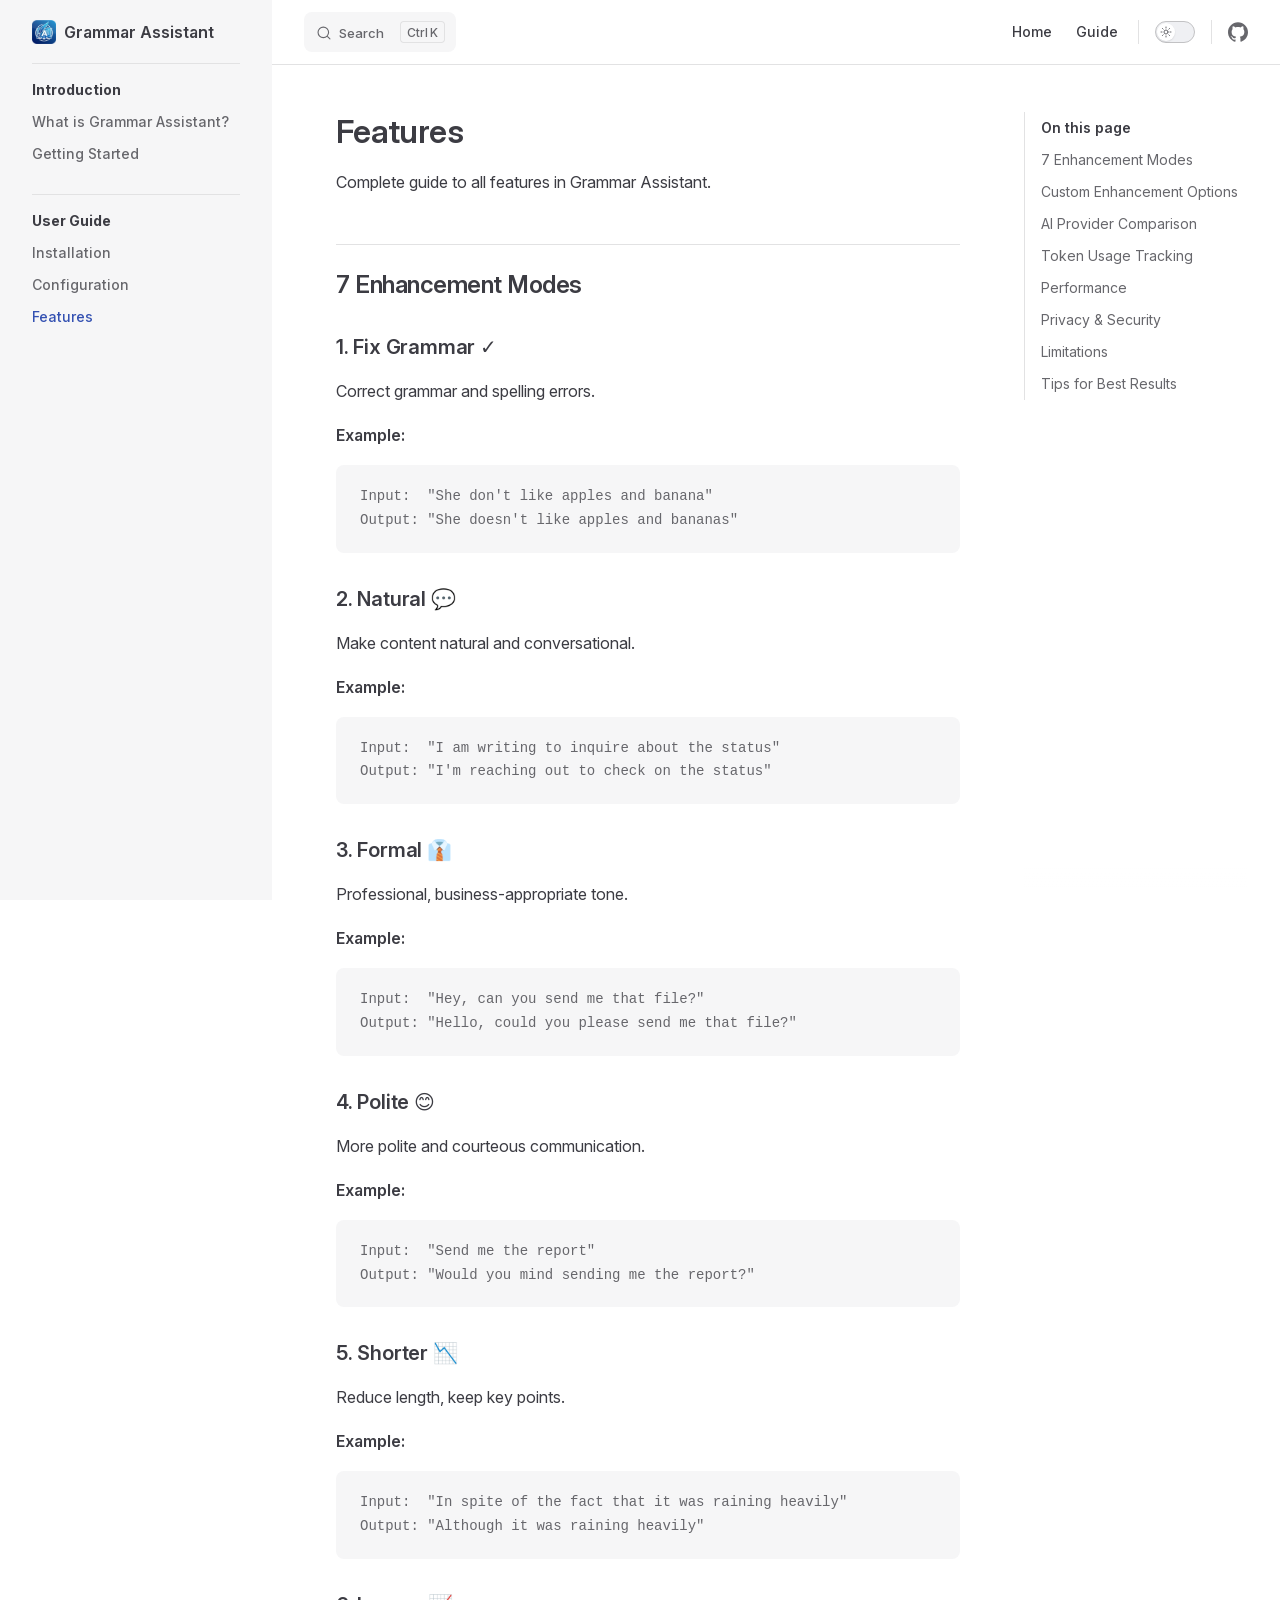
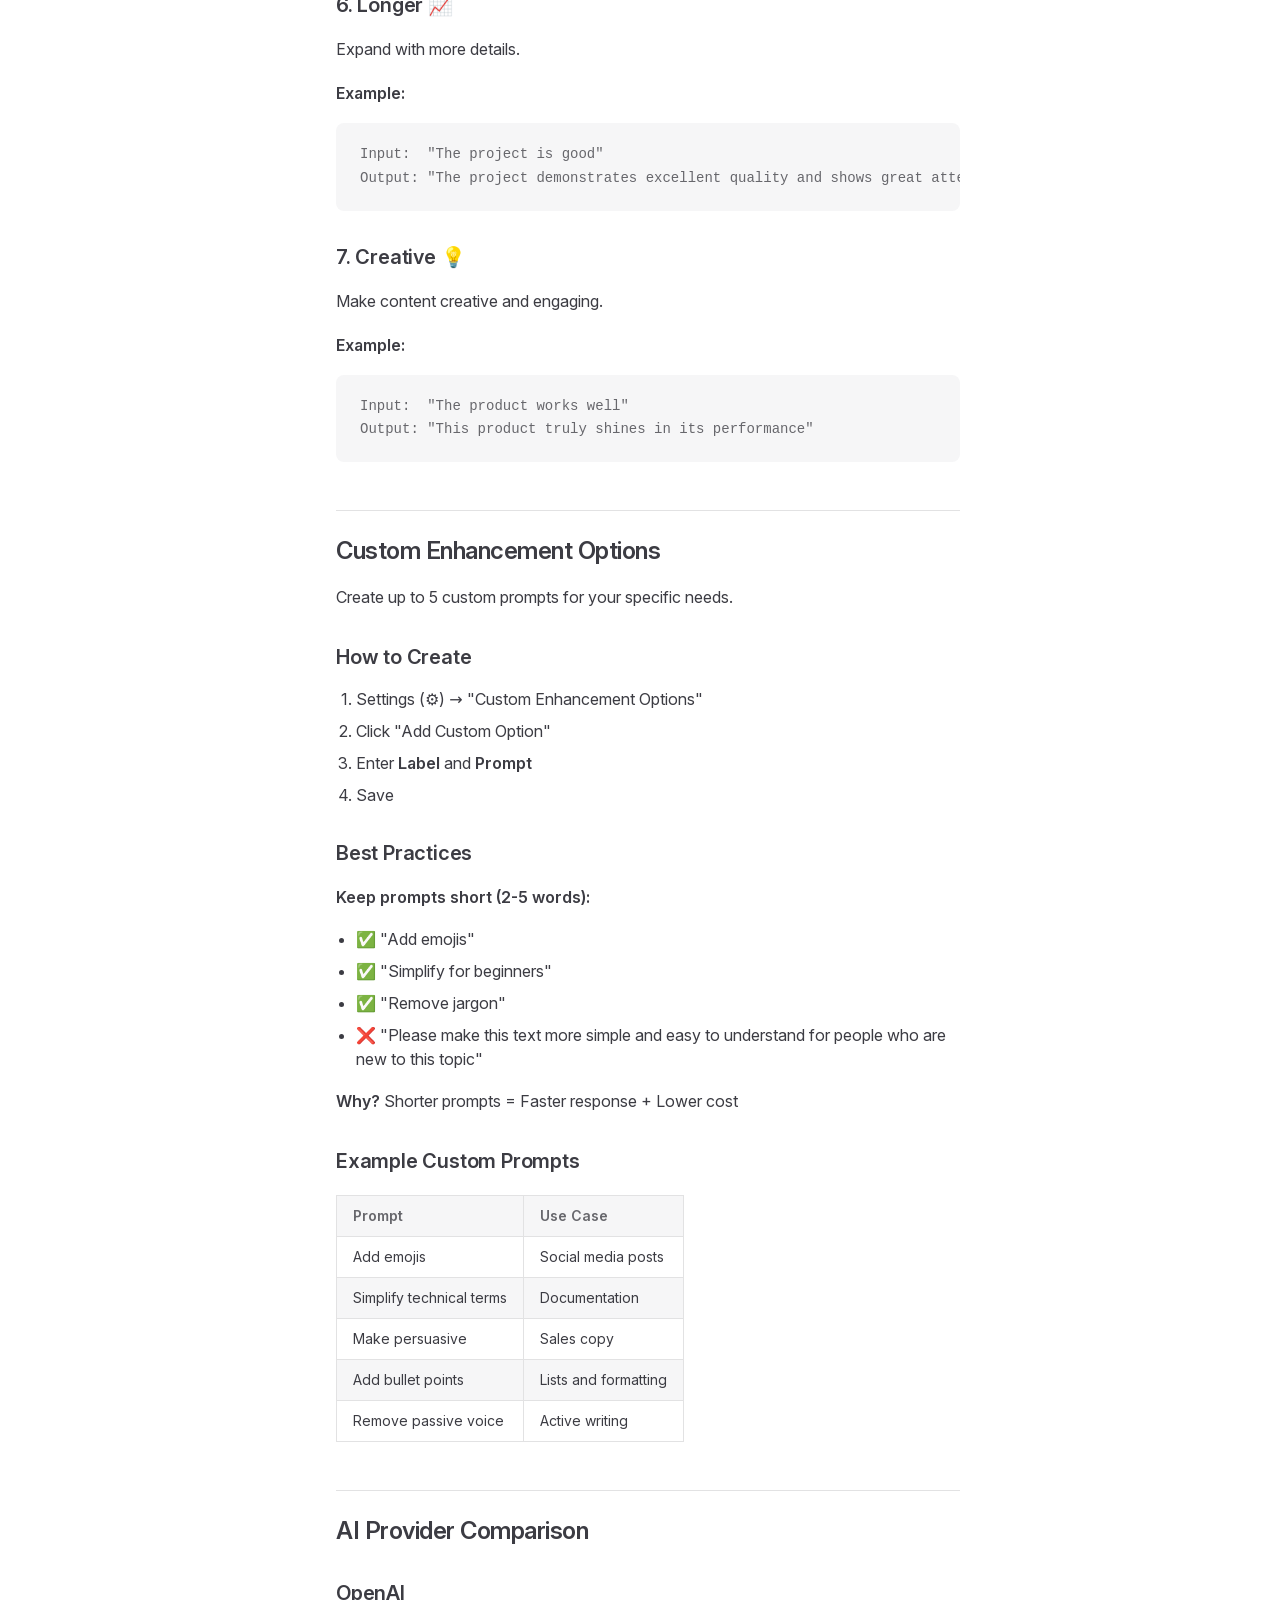
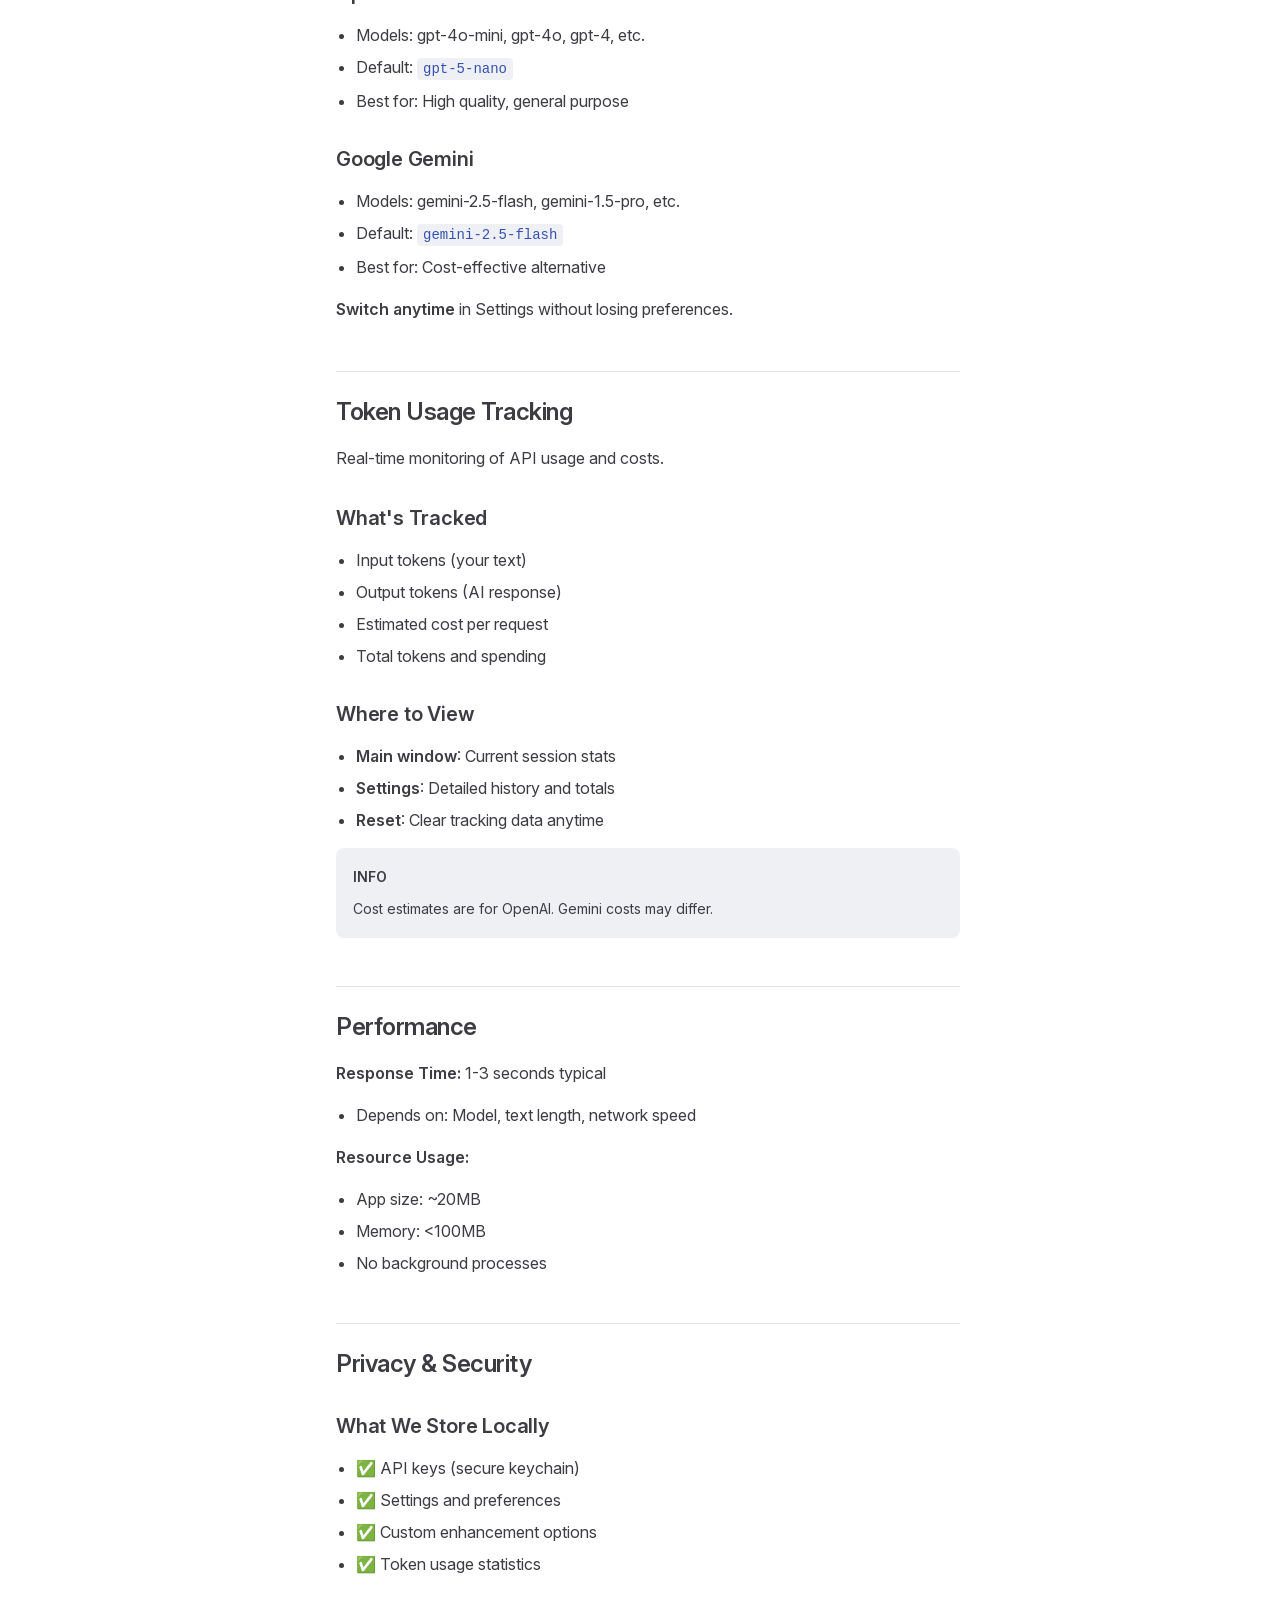
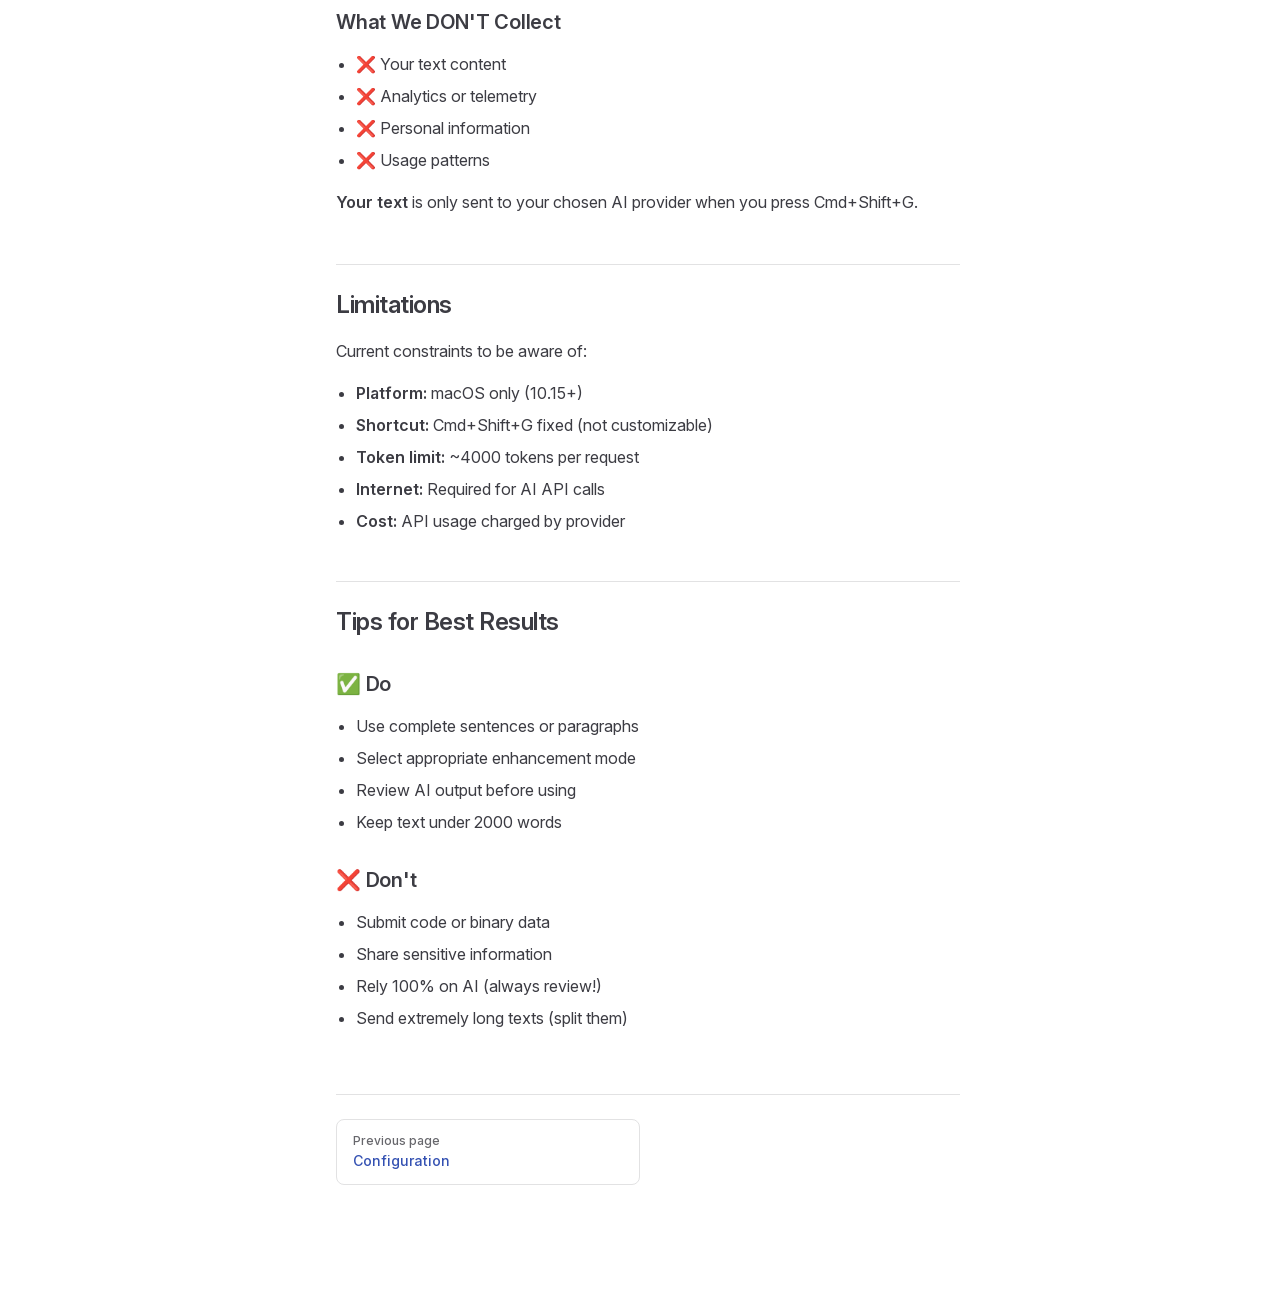
<file: guide/features.html>
<!DOCTYPE html>
<html lang="en-US" dir="ltr">
  <head>
    <meta charset="utf-8">
    <meta name="viewport" content="width=device-width,initial-scale=1">
    <title>Features | Grammar Assistant</title>
    <meta name="description" content="AI-powered grammar correction and content enhancement tool with global shortcuts">
    <meta name="generator" content="VitePress v1.6.4">
    <link rel="preload stylesheet" href="/assets/style.BhX5jokk.css" as="style">
    <link rel="preload stylesheet" href="/vp-icons.css" as="style">
    
    <script type="module" src="/assets/app.ChKHZ9rK.js"></script>
    <link rel="preload" href="/assets/inter-roman-latin.Di8DUHzh.woff2" as="font" type="font/woff2" crossorigin="">
    <link rel="modulepreload" href="/assets/chunks/theme.C-zcZOn7.js">
    <link rel="modulepreload" href="/assets/chunks/framework.CQuhCYrb.js">
    <link rel="modulepreload" href="/assets/guide_features.md.BnXpU47B.lean.js">
    <link rel="icon" type="image/png" href="/favicon.png">
    <link rel="shortcut icon" type="image/png" href="/favicon.png">
    <script id="check-dark-mode">(()=>{const e=localStorage.getItem("vitepress-theme-appearance")||"auto",a=window.matchMedia("(prefers-color-scheme: dark)").matches;(!e||e==="auto"?a:e==="dark")&&document.documentElement.classList.add("dark")})();</script>
    <script id="check-mac-os">document.documentElement.classList.toggle("mac",/Mac|iPhone|iPod|iPad/i.test(navigator.platform));</script>
  </head>
  <body>
    <div id="app"><div class="Layout" data-v-5d98c3a5><!--[--><!--]--><!--[--><span tabindex="-1" data-v-0b0ada53></span><a href="#VPContent" class="VPSkipLink visually-hidden" data-v-0b0ada53>Skip to content</a><!--]--><!----><header class="VPNav" data-v-5d98c3a5 data-v-ae24b3ad><div class="VPNavBar" data-v-ae24b3ad data-v-6aa21345><div class="wrapper" data-v-6aa21345><div class="container" data-v-6aa21345><div class="title" data-v-6aa21345><div class="VPNavBarTitle has-sidebar" data-v-6aa21345 data-v-1168a8e4><a class="title" href="/" data-v-1168a8e4><!--[--><!--]--><!--[--><img class="VPImage logo" src="/favicon.png" alt data-v-8426fc1a><!--]--><span data-v-1168a8e4>Grammar Assistant</span><!--[--><!--]--></a></div></div><div class="content" data-v-6aa21345><div class="content-body" data-v-6aa21345><!--[--><!--]--><div class="VPNavBarSearch search" data-v-6aa21345><!--[--><!----><div id="local-search"><button type="button" class="DocSearch DocSearch-Button" aria-label="Search"><span class="DocSearch-Button-Container"><span class="vp-icon DocSearch-Search-Icon"></span><span class="DocSearch-Button-Placeholder">Search</span></span><span class="DocSearch-Button-Keys"><kbd class="DocSearch-Button-Key"></kbd><kbd class="DocSearch-Button-Key">K</kbd></span></button></div><!--]--></div><nav aria-labelledby="main-nav-aria-label" class="VPNavBarMenu menu" data-v-6aa21345 data-v-dc692963><span id="main-nav-aria-label" class="visually-hidden" data-v-dc692963> Main Navigation </span><!--[--><!--[--><a class="VPLink link VPNavBarMenuLink" href="/" tabindex="0" data-v-dc692963 data-v-e56f3d57><!--[--><span data-v-e56f3d57>Home</span><!--]--></a><!--]--><!--[--><a class="VPLink link VPNavBarMenuLink" href="/guide/getting-started.html" tabindex="0" data-v-dc692963 data-v-e56f3d57><!--[--><span data-v-e56f3d57>Guide</span><!--]--></a><!--]--><!--]--></nav><!----><div class="VPNavBarAppearance appearance" data-v-6aa21345 data-v-6c893767><button class="VPSwitch VPSwitchAppearance" type="button" role="switch" title aria-checked="false" data-v-6c893767 data-v-5337faa4 data-v-1d5665e3><span class="check" data-v-1d5665e3><span class="icon" data-v-1d5665e3><!--[--><span class="vpi-sun sun" data-v-5337faa4></span><span class="vpi-moon moon" data-v-5337faa4></span><!--]--></span></span></button></div><div class="VPSocialLinks VPNavBarSocialLinks social-links" data-v-6aa21345 data-v-0394ad82 data-v-7bc22406><!--[--><a class="VPSocialLink no-icon" href="https://github.com/thanhbinhbent/grammar-assistant-docs" aria-label="github" target="_blank" rel="noopener" data-v-7bc22406 data-v-bd121fe5><span class="vpi-social-github"></span></a><!--]--></div><div class="VPFlyout VPNavBarExtra extra" data-v-6aa21345 data-v-bb2aa2f0 data-v-cf11d7a2><button type="button" class="button" aria-haspopup="true" aria-expanded="false" aria-label="extra navigation" data-v-cf11d7a2><span class="vpi-more-horizontal icon" data-v-cf11d7a2></span></button><div class="menu" data-v-cf11d7a2><div class="VPMenu" data-v-cf11d7a2 data-v-b98bc113><!----><!--[--><!--[--><!----><div class="group" data-v-bb2aa2f0><div class="item appearance" data-v-bb2aa2f0><p class="label" data-v-bb2aa2f0>Appearance</p><div class="appearance-action" data-v-bb2aa2f0><button class="VPSwitch VPSwitchAppearance" type="button" role="switch" title aria-checked="false" data-v-bb2aa2f0 data-v-5337faa4 data-v-1d5665e3><span class="check" data-v-1d5665e3><span class="icon" data-v-1d5665e3><!--[--><span class="vpi-sun sun" data-v-5337faa4></span><span class="vpi-moon moon" data-v-5337faa4></span><!--]--></span></span></button></div></div></div><div class="group" data-v-bb2aa2f0><div class="item social-links" data-v-bb2aa2f0><div class="VPSocialLinks social-links-list" data-v-bb2aa2f0 data-v-7bc22406><!--[--><a class="VPSocialLink no-icon" href="https://github.com/thanhbinhbent/grammar-assistant-docs" aria-label="github" target="_blank" rel="noopener" data-v-7bc22406 data-v-bd121fe5><span class="vpi-social-github"></span></a><!--]--></div></div></div><!--]--><!--]--></div></div></div><!--[--><!--]--><button type="button" class="VPNavBarHamburger hamburger" aria-label="mobile navigation" aria-expanded="false" aria-controls="VPNavScreen" data-v-6aa21345 data-v-e5dd9c1c><span class="container" data-v-e5dd9c1c><span class="top" data-v-e5dd9c1c></span><span class="middle" data-v-e5dd9c1c></span><span class="bottom" data-v-e5dd9c1c></span></span></button></div></div></div></div><div class="divider" data-v-6aa21345><div class="divider-line" data-v-6aa21345></div></div></div><!----></header><div class="VPLocalNav has-sidebar empty" data-v-5d98c3a5 data-v-a6f0e41e><div class="container" data-v-a6f0e41e><button class="menu" aria-expanded="false" aria-controls="VPSidebarNav" data-v-a6f0e41e><span class="vpi-align-left menu-icon" data-v-a6f0e41e></span><span class="menu-text" data-v-a6f0e41e>Menu</span></button><div class="VPLocalNavOutlineDropdown" style="--vp-vh:0px;" data-v-a6f0e41e data-v-8a42e2b4><button data-v-8a42e2b4>Return to top</button><!----></div></div></div><aside class="VPSidebar" data-v-5d98c3a5 data-v-319d5ca6><div class="curtain" data-v-319d5ca6></div><nav class="nav" id="VPSidebarNav" aria-labelledby="sidebar-aria-label" tabindex="-1" data-v-319d5ca6><span class="visually-hidden" id="sidebar-aria-label" data-v-319d5ca6> Sidebar Navigation </span><!--[--><!--]--><!--[--><div class="no-transition group" data-v-c40bc020><section class="VPSidebarItem level-0" data-v-c40bc020 data-v-b3fd67f8><div class="item" role="button" tabindex="0" data-v-b3fd67f8><div class="indicator" data-v-b3fd67f8></div><h2 class="text" data-v-b3fd67f8>Introduction</h2><!----></div><div class="items" data-v-b3fd67f8><!--[--><div class="VPSidebarItem level-1 is-link" data-v-b3fd67f8 data-v-b3fd67f8><div class="item" data-v-b3fd67f8><div class="indicator" data-v-b3fd67f8></div><a class="VPLink link link" href="/guide/what-is-grammar-assistant.html" data-v-b3fd67f8><!--[--><p class="text" data-v-b3fd67f8>What is Grammar Assistant?</p><!--]--></a><!----></div><!----></div><div class="VPSidebarItem level-1 is-link" data-v-b3fd67f8 data-v-b3fd67f8><div class="item" data-v-b3fd67f8><div class="indicator" data-v-b3fd67f8></div><a class="VPLink link link" href="/guide/getting-started.html" data-v-b3fd67f8><!--[--><p class="text" data-v-b3fd67f8>Getting Started</p><!--]--></a><!----></div><!----></div><!--]--></div></section></div><div class="no-transition group" data-v-c40bc020><section class="VPSidebarItem level-0 has-active" data-v-c40bc020 data-v-b3fd67f8><div class="item" role="button" tabindex="0" data-v-b3fd67f8><div class="indicator" data-v-b3fd67f8></div><h2 class="text" data-v-b3fd67f8>User Guide</h2><!----></div><div class="items" data-v-b3fd67f8><!--[--><div class="VPSidebarItem level-1 is-link" data-v-b3fd67f8 data-v-b3fd67f8><div class="item" data-v-b3fd67f8><div class="indicator" data-v-b3fd67f8></div><a class="VPLink link link" href="/guide/installation.html" data-v-b3fd67f8><!--[--><p class="text" data-v-b3fd67f8>Installation</p><!--]--></a><!----></div><!----></div><div class="VPSidebarItem level-1 is-link" data-v-b3fd67f8 data-v-b3fd67f8><div class="item" data-v-b3fd67f8><div class="indicator" data-v-b3fd67f8></div><a class="VPLink link link" href="/guide/configuration.html" data-v-b3fd67f8><!--[--><p class="text" data-v-b3fd67f8>Configuration</p><!--]--></a><!----></div><!----></div><div class="VPSidebarItem level-1 is-link" data-v-b3fd67f8 data-v-b3fd67f8><div class="item" data-v-b3fd67f8><div class="indicator" data-v-b3fd67f8></div><a class="VPLink link link" href="/guide/features.html" data-v-b3fd67f8><!--[--><p class="text" data-v-b3fd67f8>Features</p><!--]--></a><!----></div><!----></div><!--]--></div></section></div><!--]--><!--[--><!--]--></nav></aside><div class="VPContent has-sidebar" id="VPContent" data-v-5d98c3a5 data-v-1428d186><div class="VPDoc has-sidebar has-aside" data-v-1428d186 data-v-39a288b8><!--[--><!--]--><div class="container" data-v-39a288b8><div class="aside" data-v-39a288b8><div class="aside-curtain" data-v-39a288b8></div><div class="aside-container" data-v-39a288b8><div class="aside-content" data-v-39a288b8><div class="VPDocAside" data-v-39a288b8 data-v-3f215769><!--[--><!--]--><!--[--><!--]--><nav aria-labelledby="doc-outline-aria-label" class="VPDocAsideOutline" data-v-3f215769 data-v-a5bbad30><div class="content" data-v-a5bbad30><div class="outline-marker" data-v-a5bbad30></div><div aria-level="2" class="outline-title" id="doc-outline-aria-label" role="heading" data-v-a5bbad30>On this page</div><ul class="VPDocOutlineItem root" data-v-a5bbad30 data-v-b933a997><!--[--><!--]--></ul></div></nav><!--[--><!--]--><div class="spacer" data-v-3f215769></div><!--[--><!--]--><!----><!--[--><!--]--><!--[--><!--]--></div></div></div></div><div class="content" data-v-39a288b8><div class="content-container" data-v-39a288b8><!--[--><!--]--><main class="main" data-v-39a288b8><div style="position:relative;" class="vp-doc _guide_features" data-v-39a288b8><div><h1 id="features" tabindex="-1">Features <a class="header-anchor" href="#features" aria-label="Permalink to &quot;Features&quot;">​</a></h1><p>Complete guide to all features in Grammar Assistant.</p><h2 id="_7-enhancement-modes" tabindex="-1">7 Enhancement Modes <a class="header-anchor" href="#_7-enhancement-modes" aria-label="Permalink to &quot;7 Enhancement Modes&quot;">​</a></h2><h3 id="_1-fix-grammar-✓" tabindex="-1">1. Fix Grammar ✓ <a class="header-anchor" href="#_1-fix-grammar-✓" aria-label="Permalink to &quot;1. Fix Grammar ✓&quot;">​</a></h3><p>Correct grammar and spelling errors.</p><p><strong>Example:</strong></p><div class="language- vp-adaptive-theme"><button title="Copy Code" class="copy"></button><span class="lang"></span><pre class="shiki shiki-themes github-light github-dark vp-code" tabindex="0"><code><span class="line"><span>Input:  &quot;She don&#39;t like apples and banana&quot;</span></span>
<span class="line"><span>Output: &quot;She doesn&#39;t like apples and bananas&quot;</span></span></code></pre></div><h3 id="_2-natural-💬" tabindex="-1">2. Natural 💬 <a class="header-anchor" href="#_2-natural-💬" aria-label="Permalink to &quot;2. Natural 💬&quot;">​</a></h3><p>Make content natural and conversational.</p><p><strong>Example:</strong></p><div class="language- vp-adaptive-theme"><button title="Copy Code" class="copy"></button><span class="lang"></span><pre class="shiki shiki-themes github-light github-dark vp-code" tabindex="0"><code><span class="line"><span>Input:  &quot;I am writing to inquire about the status&quot;</span></span>
<span class="line"><span>Output: &quot;I&#39;m reaching out to check on the status&quot;</span></span></code></pre></div><h3 id="_3-formal-👔" tabindex="-1">3. Formal 👔 <a class="header-anchor" href="#_3-formal-👔" aria-label="Permalink to &quot;3. Formal 👔&quot;">​</a></h3><p>Professional, business-appropriate tone.</p><p><strong>Example:</strong></p><div class="language- vp-adaptive-theme"><button title="Copy Code" class="copy"></button><span class="lang"></span><pre class="shiki shiki-themes github-light github-dark vp-code" tabindex="0"><code><span class="line"><span>Input:  &quot;Hey, can you send me that file?&quot;</span></span>
<span class="line"><span>Output: &quot;Hello, could you please send me that file?&quot;</span></span></code></pre></div><h3 id="_4-polite-😊" tabindex="-1">4. Polite 😊 <a class="header-anchor" href="#_4-polite-😊" aria-label="Permalink to &quot;4. Polite 😊&quot;">​</a></h3><p>More polite and courteous communication.</p><p><strong>Example:</strong></p><div class="language- vp-adaptive-theme"><button title="Copy Code" class="copy"></button><span class="lang"></span><pre class="shiki shiki-themes github-light github-dark vp-code" tabindex="0"><code><span class="line"><span>Input:  &quot;Send me the report&quot;</span></span>
<span class="line"><span>Output: &quot;Would you mind sending me the report?&quot;</span></span></code></pre></div><h3 id="_5-shorter-📉" tabindex="-1">5. Shorter 📉 <a class="header-anchor" href="#_5-shorter-📉" aria-label="Permalink to &quot;5. Shorter 📉&quot;">​</a></h3><p>Reduce length, keep key points.</p><p><strong>Example:</strong></p><div class="language- vp-adaptive-theme"><button title="Copy Code" class="copy"></button><span class="lang"></span><pre class="shiki shiki-themes github-light github-dark vp-code" tabindex="0"><code><span class="line"><span>Input:  &quot;In spite of the fact that it was raining heavily&quot;</span></span>
<span class="line"><span>Output: &quot;Although it was raining heavily&quot;</span></span></code></pre></div><h3 id="_6-longer-📈" tabindex="-1">6. Longer 📈 <a class="header-anchor" href="#_6-longer-📈" aria-label="Permalink to &quot;6. Longer 📈&quot;">​</a></h3><p>Expand with more details.</p><p><strong>Example:</strong></p><div class="language- vp-adaptive-theme"><button title="Copy Code" class="copy"></button><span class="lang"></span><pre class="shiki shiki-themes github-light github-dark vp-code" tabindex="0"><code><span class="line"><span>Input:  &quot;The project is good&quot;</span></span>
<span class="line"><span>Output: &quot;The project demonstrates excellent quality and shows great attention to detail&quot;</span></span></code></pre></div><h3 id="_7-creative-💡" tabindex="-1">7. Creative 💡 <a class="header-anchor" href="#_7-creative-💡" aria-label="Permalink to &quot;7. Creative 💡&quot;">​</a></h3><p>Make content creative and engaging.</p><p><strong>Example:</strong></p><div class="language- vp-adaptive-theme"><button title="Copy Code" class="copy"></button><span class="lang"></span><pre class="shiki shiki-themes github-light github-dark vp-code" tabindex="0"><code><span class="line"><span>Input:  &quot;The product works well&quot;</span></span>
<span class="line"><span>Output: &quot;This product truly shines in its performance&quot;</span></span></code></pre></div><h2 id="custom-enhancement-options" tabindex="-1">Custom Enhancement Options <a class="header-anchor" href="#custom-enhancement-options" aria-label="Permalink to &quot;Custom Enhancement Options&quot;">​</a></h2><p>Create up to 5 custom prompts for your specific needs.</p><h3 id="how-to-create" tabindex="-1">How to Create <a class="header-anchor" href="#how-to-create" aria-label="Permalink to &quot;How to Create&quot;">​</a></h3><ol><li>Settings (⚙️) → &quot;Custom Enhancement Options&quot;</li><li>Click &quot;Add Custom Option&quot;</li><li>Enter <strong>Label</strong> and <strong>Prompt</strong></li><li>Save</li></ol><h3 id="best-practices" tabindex="-1">Best Practices <a class="header-anchor" href="#best-practices" aria-label="Permalink to &quot;Best Practices&quot;">​</a></h3><p><strong>Keep prompts short (2-5 words):</strong></p><ul><li>✅ &quot;Add emojis&quot;</li><li>✅ &quot;Simplify for beginners&quot;</li><li>✅ &quot;Remove jargon&quot;</li><li>❌ &quot;Please make this text more simple and easy to understand for people who are new to this topic&quot;</li></ul><p><strong>Why?</strong> Shorter prompts = Faster response + Lower cost</p><h3 id="example-custom-prompts" tabindex="-1">Example Custom Prompts <a class="header-anchor" href="#example-custom-prompts" aria-label="Permalink to &quot;Example Custom Prompts&quot;">​</a></h3><table tabindex="0"><thead><tr><th>Prompt</th><th>Use Case</th></tr></thead><tbody><tr><td>Add emojis</td><td>Social media posts</td></tr><tr><td>Simplify technical terms</td><td>Documentation</td></tr><tr><td>Make persuasive</td><td>Sales copy</td></tr><tr><td>Add bullet points</td><td>Lists and formatting</td></tr><tr><td>Remove passive voice</td><td>Active writing</td></tr></tbody></table><h2 id="ai-provider-comparison" tabindex="-1">AI Provider Comparison <a class="header-anchor" href="#ai-provider-comparison" aria-label="Permalink to &quot;AI Provider Comparison&quot;">​</a></h2><h3 id="openai" tabindex="-1">OpenAI <a class="header-anchor" href="#openai" aria-label="Permalink to &quot;OpenAI&quot;">​</a></h3><ul><li>Models: gpt-4o-mini, gpt-4o, gpt-4, etc.</li><li>Default: <code>gpt-5-nano</code></li><li>Best for: High quality, general purpose</li></ul><h3 id="google-gemini" tabindex="-1">Google Gemini <a class="header-anchor" href="#google-gemini" aria-label="Permalink to &quot;Google Gemini&quot;">​</a></h3><ul><li>Models: gemini-2.5-flash, gemini-1.5-pro, etc.</li><li>Default: <code>gemini-2.5-flash</code></li><li>Best for: Cost-effective alternative</li></ul><p><strong>Switch anytime</strong> in Settings without losing preferences.</p><h2 id="token-usage-tracking" tabindex="-1">Token Usage Tracking <a class="header-anchor" href="#token-usage-tracking" aria-label="Permalink to &quot;Token Usage Tracking&quot;">​</a></h2><p>Real-time monitoring of API usage and costs.</p><h3 id="what-s-tracked" tabindex="-1">What&#39;s Tracked <a class="header-anchor" href="#what-s-tracked" aria-label="Permalink to &quot;What&#39;s Tracked&quot;">​</a></h3><ul><li>Input tokens (your text)</li><li>Output tokens (AI response)</li><li>Estimated cost per request</li><li>Total tokens and spending</li></ul><h3 id="where-to-view" tabindex="-1">Where to View <a class="header-anchor" href="#where-to-view" aria-label="Permalink to &quot;Where to View&quot;">​</a></h3><ul><li><strong>Main window</strong>: Current session stats</li><li><strong>Settings</strong>: Detailed history and totals</li><li><strong>Reset</strong>: Clear tracking data anytime</li></ul><div class="info custom-block"><p class="custom-block-title">INFO</p><p>Cost estimates are for OpenAI. Gemini costs may differ.</p></div><h2 id="performance" tabindex="-1">Performance <a class="header-anchor" href="#performance" aria-label="Permalink to &quot;Performance&quot;">​</a></h2><p><strong>Response Time:</strong> 1-3 seconds typical</p><ul><li>Depends on: Model, text length, network speed</li></ul><p><strong>Resource Usage:</strong></p><ul><li>App size: ~20MB</li><li>Memory: &lt;100MB</li><li>No background processes</li></ul><h2 id="privacy-security" tabindex="-1">Privacy &amp; Security <a class="header-anchor" href="#privacy-security" aria-label="Permalink to &quot;Privacy &amp; Security&quot;">​</a></h2><h3 id="what-we-store-locally" tabindex="-1">What We Store Locally <a class="header-anchor" href="#what-we-store-locally" aria-label="Permalink to &quot;What We Store Locally&quot;">​</a></h3><ul><li>✅ API keys (secure keychain)</li><li>✅ Settings and preferences</li><li>✅ Custom enhancement options</li><li>✅ Token usage statistics</li></ul><h3 id="what-we-don-t-collect" tabindex="-1">What We DON&#39;T Collect <a class="header-anchor" href="#what-we-don-t-collect" aria-label="Permalink to &quot;What We DON&#39;T Collect&quot;">​</a></h3><ul><li>❌ Your text content</li><li>❌ Analytics or telemetry</li><li>❌ Personal information</li><li>❌ Usage patterns</li></ul><p><strong>Your text</strong> is only sent to your chosen AI provider when you press Cmd+Shift+G.</p><h2 id="limitations" tabindex="-1">Limitations <a class="header-anchor" href="#limitations" aria-label="Permalink to &quot;Limitations&quot;">​</a></h2><p>Current constraints to be aware of:</p><ul><li><strong>Platform:</strong> macOS only (10.15+)</li><li><strong>Shortcut:</strong> Cmd+Shift+G fixed (not customizable)</li><li><strong>Token limit:</strong> ~4000 tokens per request</li><li><strong>Internet:</strong> Required for AI API calls</li><li><strong>Cost:</strong> API usage charged by provider</li></ul><h2 id="tips-for-best-results" tabindex="-1">Tips for Best Results <a class="header-anchor" href="#tips-for-best-results" aria-label="Permalink to &quot;Tips for Best Results&quot;">​</a></h2><h3 id="✅-do" tabindex="-1">✅ Do <a class="header-anchor" href="#✅-do" aria-label="Permalink to &quot;✅ Do&quot;">​</a></h3><ul><li>Use complete sentences or paragraphs</li><li>Select appropriate enhancement mode</li><li>Review AI output before using</li><li>Keep text under 2000 words</li></ul><h3 id="❌-don-t" tabindex="-1">❌ Don&#39;t <a class="header-anchor" href="#❌-don-t" aria-label="Permalink to &quot;❌ Don&#39;t&quot;">​</a></h3><ul><li>Submit code or binary data</li><li>Share sensitive information</li><li>Rely 100% on AI (always review!)</li><li>Send extremely long texts (split them)</li></ul></div></div></main><footer class="VPDocFooter" data-v-39a288b8 data-v-e257564d><!--[--><!--]--><!----><nav class="prev-next" aria-labelledby="doc-footer-aria-label" data-v-e257564d><span class="visually-hidden" id="doc-footer-aria-label" data-v-e257564d>Pager</span><div class="pager" data-v-e257564d><a class="VPLink link pager-link prev" href="/guide/configuration.html" data-v-e257564d><!--[--><span class="desc" data-v-e257564d>Previous page</span><span class="title" data-v-e257564d>Configuration</span><!--]--></a></div><div class="pager" data-v-e257564d><!----></div></nav></footer><!--[--><!--]--></div></div></div><!--[--><!--]--></div></div><footer class="VPFooter has-sidebar" data-v-5d98c3a5 data-v-e315a0ad><div class="container" data-v-e315a0ad><p class="message" data-v-e315a0ad>Released under the MIT License. | Report issues: <a href="mailto:thanhbinh.bent@gmail.com">thanhbinh.bent@gmail.com</a></p><p class="copyright" data-v-e315a0ad>Copyright © 2025 Binh Tran. All rights reserved.</p></div></footer><!--[--><!--]--></div></div>
    <script>window.__VP_HASH_MAP__=JSON.parse("{\"downloads.md\":\"CKSHHAYG\",\"guide_configuration.md\":\"C_tCtWjw\",\"guide_features.md\":\"BnXpU47B\",\"guide_getting-started.md\":\"DDzHX6XF\",\"guide_installation.md\":\"PuU7KPEf\",\"guide_what-is-grammar-assistant.md\":\"BvSxxqr-\",\"index.md\":\"B6BmJPSx\",\"readme.md\":\"zHyeStZN\"}");window.__VP_SITE_DATA__=JSON.parse("{\"lang\":\"en-US\",\"dir\":\"ltr\",\"title\":\"Grammar Assistant\",\"description\":\"AI-powered grammar correction and content enhancement tool with global shortcuts\",\"base\":\"/\",\"head\":[],\"router\":{\"prefetchLinks\":true},\"appearance\":true,\"themeConfig\":{\"logo\":\"/favicon.png\",\"nav\":[{\"text\":\"Home\",\"link\":\"/\"},{\"text\":\"Guide\",\"link\":\"/guide/getting-started\"}],\"sidebar\":[{\"text\":\"Introduction\",\"items\":[{\"text\":\"What is Grammar Assistant?\",\"link\":\"/guide/what-is-grammar-assistant\"},{\"text\":\"Getting Started\",\"link\":\"/guide/getting-started\"}]},{\"text\":\"User Guide\",\"items\":[{\"text\":\"Installation\",\"link\":\"/guide/installation\"},{\"text\":\"Configuration\",\"link\":\"/guide/configuration\"},{\"text\":\"Features\",\"link\":\"/guide/features\"}]}],\"socialLinks\":[{\"icon\":\"github\",\"link\":\"https://github.com/thanhbinhbent/grammar-assistant-docs\"}],\"footer\":{\"message\":\"Released under the MIT License. | Report issues: <a href=\\\"mailto:thanhbinh.bent@gmail.com\\\">thanhbinh.bent@gmail.com</a>\",\"copyright\":\"Copyright © 2025 Binh Tran. All rights reserved.\"},\"search\":{\"provider\":\"local\"}},\"locales\":{},\"scrollOffset\":134,\"cleanUrls\":false}");</script>
    
  </body>
</html>
</file>
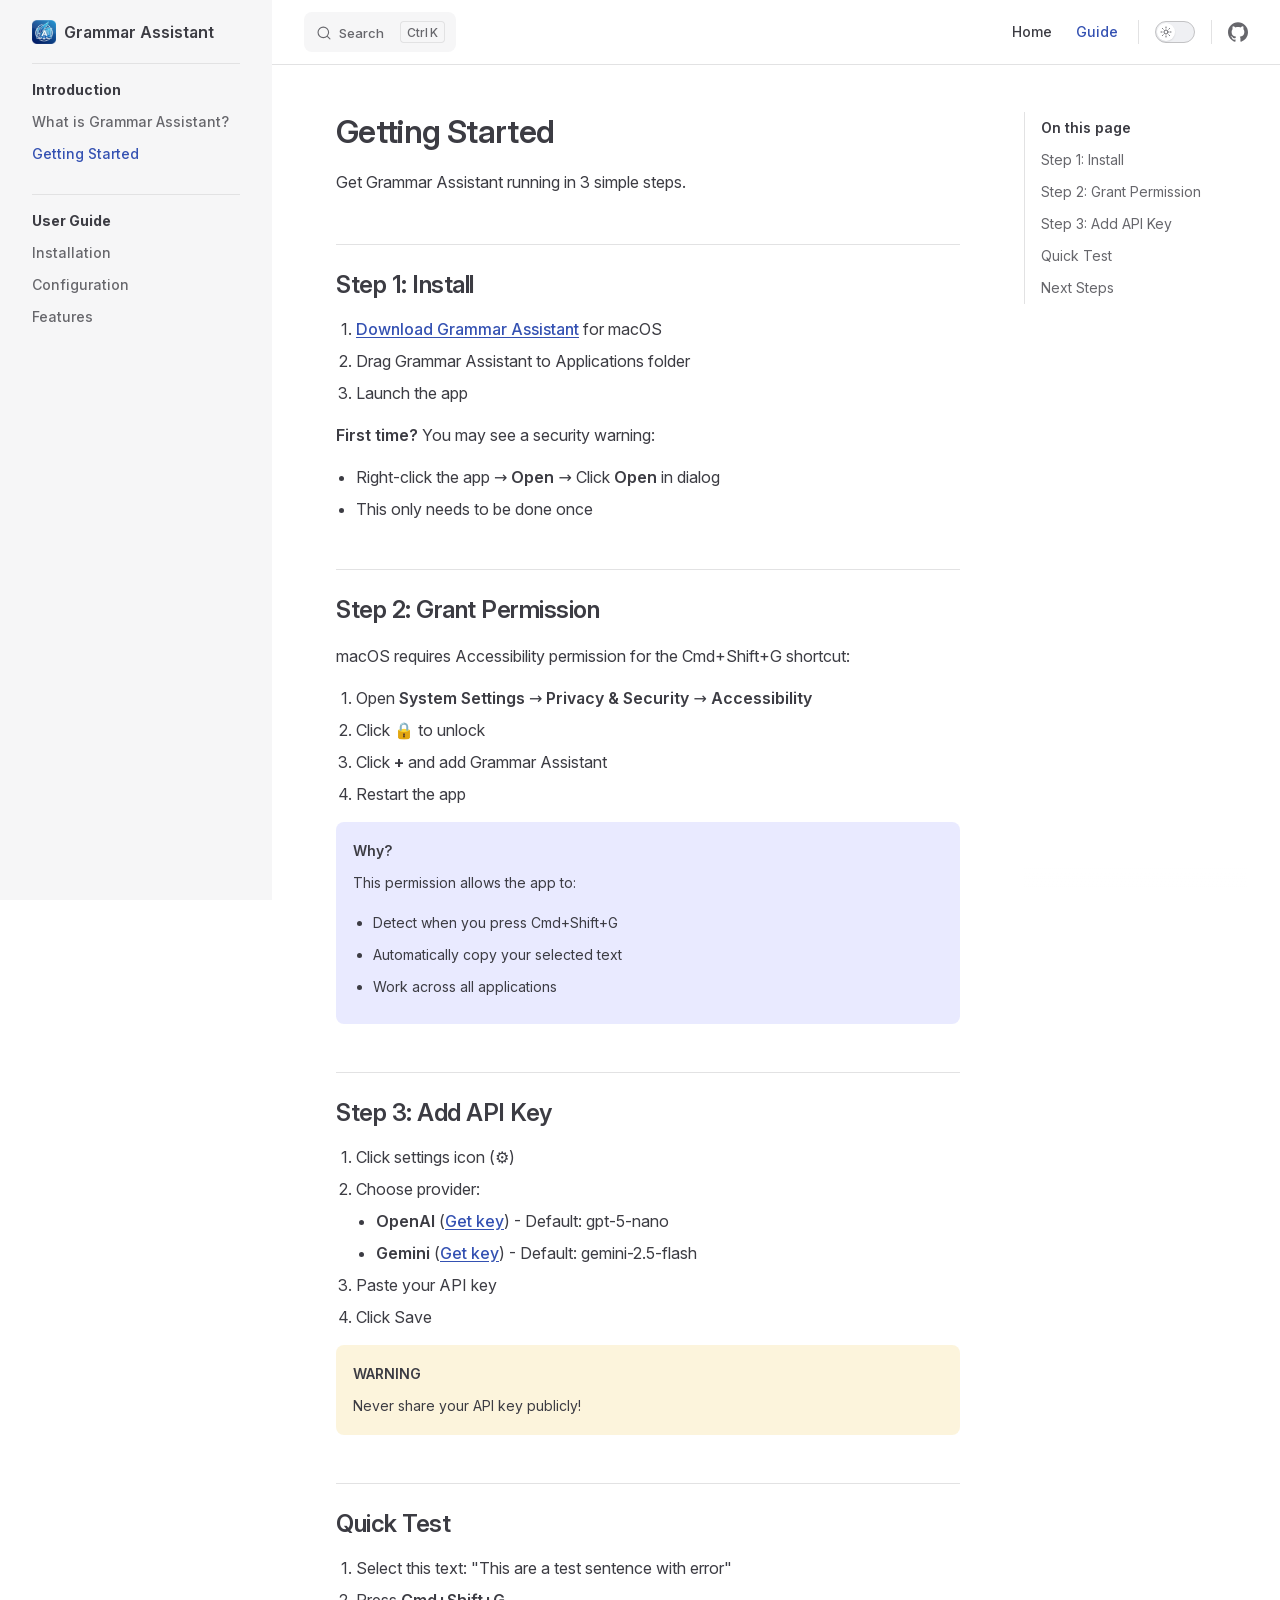
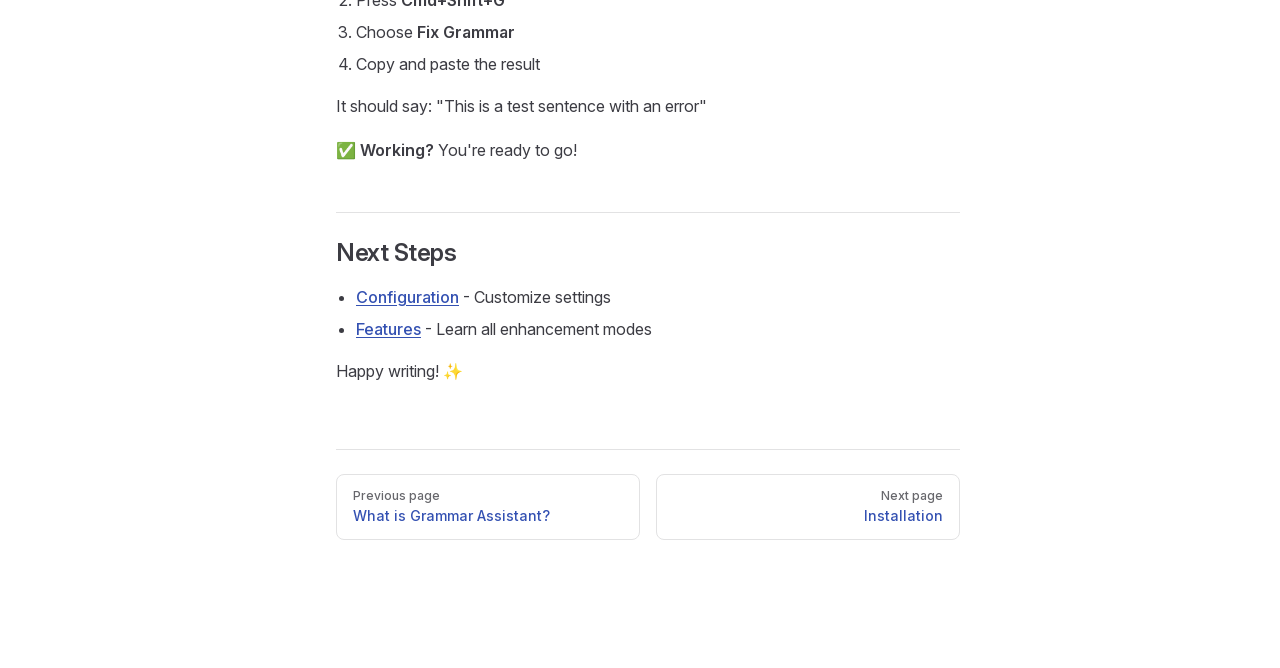
<file: guide/getting-started.html>
<!DOCTYPE html>
<html lang="en-US" dir="ltr">
  <head>
    <meta charset="utf-8">
    <meta name="viewport" content="width=device-width,initial-scale=1">
    <title>Getting Started | Grammar Assistant</title>
    <meta name="description" content="AI-powered grammar correction and content enhancement tool with global shortcuts">
    <meta name="generator" content="VitePress v1.6.4">
    <link rel="preload stylesheet" href="/assets/style.BhX5jokk.css" as="style">
    <link rel="preload stylesheet" href="/vp-icons.css" as="style">
    
    <script type="module" src="/assets/app.ChKHZ9rK.js"></script>
    <link rel="preload" href="/assets/inter-roman-latin.Di8DUHzh.woff2" as="font" type="font/woff2" crossorigin="">
    <link rel="modulepreload" href="/assets/chunks/theme.C-zcZOn7.js">
    <link rel="modulepreload" href="/assets/chunks/framework.CQuhCYrb.js">
    <link rel="modulepreload" href="/assets/guide_getting-started.md.DDzHX6XF.lean.js">
    <link rel="icon" type="image/png" href="/favicon.png">
    <link rel="shortcut icon" type="image/png" href="/favicon.png">
    <script id="check-dark-mode">(()=>{const e=localStorage.getItem("vitepress-theme-appearance")||"auto",a=window.matchMedia("(prefers-color-scheme: dark)").matches;(!e||e==="auto"?a:e==="dark")&&document.documentElement.classList.add("dark")})();</script>
    <script id="check-mac-os">document.documentElement.classList.toggle("mac",/Mac|iPhone|iPod|iPad/i.test(navigator.platform));</script>
  </head>
  <body>
    <div id="app"><div class="Layout" data-v-5d98c3a5><!--[--><!--]--><!--[--><span tabindex="-1" data-v-0b0ada53></span><a href="#VPContent" class="VPSkipLink visually-hidden" data-v-0b0ada53>Skip to content</a><!--]--><!----><header class="VPNav" data-v-5d98c3a5 data-v-ae24b3ad><div class="VPNavBar" data-v-ae24b3ad data-v-6aa21345><div class="wrapper" data-v-6aa21345><div class="container" data-v-6aa21345><div class="title" data-v-6aa21345><div class="VPNavBarTitle has-sidebar" data-v-6aa21345 data-v-1168a8e4><a class="title" href="/" data-v-1168a8e4><!--[--><!--]--><!--[--><img class="VPImage logo" src="/favicon.png" alt data-v-8426fc1a><!--]--><span data-v-1168a8e4>Grammar Assistant</span><!--[--><!--]--></a></div></div><div class="content" data-v-6aa21345><div class="content-body" data-v-6aa21345><!--[--><!--]--><div class="VPNavBarSearch search" data-v-6aa21345><!--[--><!----><div id="local-search"><button type="button" class="DocSearch DocSearch-Button" aria-label="Search"><span class="DocSearch-Button-Container"><span class="vp-icon DocSearch-Search-Icon"></span><span class="DocSearch-Button-Placeholder">Search</span></span><span class="DocSearch-Button-Keys"><kbd class="DocSearch-Button-Key"></kbd><kbd class="DocSearch-Button-Key">K</kbd></span></button></div><!--]--></div><nav aria-labelledby="main-nav-aria-label" class="VPNavBarMenu menu" data-v-6aa21345 data-v-dc692963><span id="main-nav-aria-label" class="visually-hidden" data-v-dc692963> Main Navigation </span><!--[--><!--[--><a class="VPLink link VPNavBarMenuLink" href="/" tabindex="0" data-v-dc692963 data-v-e56f3d57><!--[--><span data-v-e56f3d57>Home</span><!--]--></a><!--]--><!--[--><a class="VPLink link VPNavBarMenuLink active" href="/guide/getting-started.html" tabindex="0" data-v-dc692963 data-v-e56f3d57><!--[--><span data-v-e56f3d57>Guide</span><!--]--></a><!--]--><!--]--></nav><!----><div class="VPNavBarAppearance appearance" data-v-6aa21345 data-v-6c893767><button class="VPSwitch VPSwitchAppearance" type="button" role="switch" title aria-checked="false" data-v-6c893767 data-v-5337faa4 data-v-1d5665e3><span class="check" data-v-1d5665e3><span class="icon" data-v-1d5665e3><!--[--><span class="vpi-sun sun" data-v-5337faa4></span><span class="vpi-moon moon" data-v-5337faa4></span><!--]--></span></span></button></div><div class="VPSocialLinks VPNavBarSocialLinks social-links" data-v-6aa21345 data-v-0394ad82 data-v-7bc22406><!--[--><a class="VPSocialLink no-icon" href="https://github.com/thanhbinhbent/grammar-assistant-docs" aria-label="github" target="_blank" rel="noopener" data-v-7bc22406 data-v-bd121fe5><span class="vpi-social-github"></span></a><!--]--></div><div class="VPFlyout VPNavBarExtra extra" data-v-6aa21345 data-v-bb2aa2f0 data-v-cf11d7a2><button type="button" class="button" aria-haspopup="true" aria-expanded="false" aria-label="extra navigation" data-v-cf11d7a2><span class="vpi-more-horizontal icon" data-v-cf11d7a2></span></button><div class="menu" data-v-cf11d7a2><div class="VPMenu" data-v-cf11d7a2 data-v-b98bc113><!----><!--[--><!--[--><!----><div class="group" data-v-bb2aa2f0><div class="item appearance" data-v-bb2aa2f0><p class="label" data-v-bb2aa2f0>Appearance</p><div class="appearance-action" data-v-bb2aa2f0><button class="VPSwitch VPSwitchAppearance" type="button" role="switch" title aria-checked="false" data-v-bb2aa2f0 data-v-5337faa4 data-v-1d5665e3><span class="check" data-v-1d5665e3><span class="icon" data-v-1d5665e3><!--[--><span class="vpi-sun sun" data-v-5337faa4></span><span class="vpi-moon moon" data-v-5337faa4></span><!--]--></span></span></button></div></div></div><div class="group" data-v-bb2aa2f0><div class="item social-links" data-v-bb2aa2f0><div class="VPSocialLinks social-links-list" data-v-bb2aa2f0 data-v-7bc22406><!--[--><a class="VPSocialLink no-icon" href="https://github.com/thanhbinhbent/grammar-assistant-docs" aria-label="github" target="_blank" rel="noopener" data-v-7bc22406 data-v-bd121fe5><span class="vpi-social-github"></span></a><!--]--></div></div></div><!--]--><!--]--></div></div></div><!--[--><!--]--><button type="button" class="VPNavBarHamburger hamburger" aria-label="mobile navigation" aria-expanded="false" aria-controls="VPNavScreen" data-v-6aa21345 data-v-e5dd9c1c><span class="container" data-v-e5dd9c1c><span class="top" data-v-e5dd9c1c></span><span class="middle" data-v-e5dd9c1c></span><span class="bottom" data-v-e5dd9c1c></span></span></button></div></div></div></div><div class="divider" data-v-6aa21345><div class="divider-line" data-v-6aa21345></div></div></div><!----></header><div class="VPLocalNav has-sidebar empty" data-v-5d98c3a5 data-v-a6f0e41e><div class="container" data-v-a6f0e41e><button class="menu" aria-expanded="false" aria-controls="VPSidebarNav" data-v-a6f0e41e><span class="vpi-align-left menu-icon" data-v-a6f0e41e></span><span class="menu-text" data-v-a6f0e41e>Menu</span></button><div class="VPLocalNavOutlineDropdown" style="--vp-vh:0px;" data-v-a6f0e41e data-v-8a42e2b4><button data-v-8a42e2b4>Return to top</button><!----></div></div></div><aside class="VPSidebar" data-v-5d98c3a5 data-v-319d5ca6><div class="curtain" data-v-319d5ca6></div><nav class="nav" id="VPSidebarNav" aria-labelledby="sidebar-aria-label" tabindex="-1" data-v-319d5ca6><span class="visually-hidden" id="sidebar-aria-label" data-v-319d5ca6> Sidebar Navigation </span><!--[--><!--]--><!--[--><div class="no-transition group" data-v-c40bc020><section class="VPSidebarItem level-0 has-active" data-v-c40bc020 data-v-b3fd67f8><div class="item" role="button" tabindex="0" data-v-b3fd67f8><div class="indicator" data-v-b3fd67f8></div><h2 class="text" data-v-b3fd67f8>Introduction</h2><!----></div><div class="items" data-v-b3fd67f8><!--[--><div class="VPSidebarItem level-1 is-link" data-v-b3fd67f8 data-v-b3fd67f8><div class="item" data-v-b3fd67f8><div class="indicator" data-v-b3fd67f8></div><a class="VPLink link link" href="/guide/what-is-grammar-assistant.html" data-v-b3fd67f8><!--[--><p class="text" data-v-b3fd67f8>What is Grammar Assistant?</p><!--]--></a><!----></div><!----></div><div class="VPSidebarItem level-1 is-link" data-v-b3fd67f8 data-v-b3fd67f8><div class="item" data-v-b3fd67f8><div class="indicator" data-v-b3fd67f8></div><a class="VPLink link link" href="/guide/getting-started.html" data-v-b3fd67f8><!--[--><p class="text" data-v-b3fd67f8>Getting Started</p><!--]--></a><!----></div><!----></div><!--]--></div></section></div><div class="no-transition group" data-v-c40bc020><section class="VPSidebarItem level-0" data-v-c40bc020 data-v-b3fd67f8><div class="item" role="button" tabindex="0" data-v-b3fd67f8><div class="indicator" data-v-b3fd67f8></div><h2 class="text" data-v-b3fd67f8>User Guide</h2><!----></div><div class="items" data-v-b3fd67f8><!--[--><div class="VPSidebarItem level-1 is-link" data-v-b3fd67f8 data-v-b3fd67f8><div class="item" data-v-b3fd67f8><div class="indicator" data-v-b3fd67f8></div><a class="VPLink link link" href="/guide/installation.html" data-v-b3fd67f8><!--[--><p class="text" data-v-b3fd67f8>Installation</p><!--]--></a><!----></div><!----></div><div class="VPSidebarItem level-1 is-link" data-v-b3fd67f8 data-v-b3fd67f8><div class="item" data-v-b3fd67f8><div class="indicator" data-v-b3fd67f8></div><a class="VPLink link link" href="/guide/configuration.html" data-v-b3fd67f8><!--[--><p class="text" data-v-b3fd67f8>Configuration</p><!--]--></a><!----></div><!----></div><div class="VPSidebarItem level-1 is-link" data-v-b3fd67f8 data-v-b3fd67f8><div class="item" data-v-b3fd67f8><div class="indicator" data-v-b3fd67f8></div><a class="VPLink link link" href="/guide/features.html" data-v-b3fd67f8><!--[--><p class="text" data-v-b3fd67f8>Features</p><!--]--></a><!----></div><!----></div><!--]--></div></section></div><!--]--><!--[--><!--]--></nav></aside><div class="VPContent has-sidebar" id="VPContent" data-v-5d98c3a5 data-v-1428d186><div class="VPDoc has-sidebar has-aside" data-v-1428d186 data-v-39a288b8><!--[--><!--]--><div class="container" data-v-39a288b8><div class="aside" data-v-39a288b8><div class="aside-curtain" data-v-39a288b8></div><div class="aside-container" data-v-39a288b8><div class="aside-content" data-v-39a288b8><div class="VPDocAside" data-v-39a288b8 data-v-3f215769><!--[--><!--]--><!--[--><!--]--><nav aria-labelledby="doc-outline-aria-label" class="VPDocAsideOutline" data-v-3f215769 data-v-a5bbad30><div class="content" data-v-a5bbad30><div class="outline-marker" data-v-a5bbad30></div><div aria-level="2" class="outline-title" id="doc-outline-aria-label" role="heading" data-v-a5bbad30>On this page</div><ul class="VPDocOutlineItem root" data-v-a5bbad30 data-v-b933a997><!--[--><!--]--></ul></div></nav><!--[--><!--]--><div class="spacer" data-v-3f215769></div><!--[--><!--]--><!----><!--[--><!--]--><!--[--><!--]--></div></div></div></div><div class="content" data-v-39a288b8><div class="content-container" data-v-39a288b8><!--[--><!--]--><main class="main" data-v-39a288b8><div style="position:relative;" class="vp-doc _guide_getting-started" data-v-39a288b8><div><h1 id="getting-started" tabindex="-1">Getting Started <a class="header-anchor" href="#getting-started" aria-label="Permalink to &quot;Getting Started&quot;">​</a></h1><p>Get Grammar Assistant running in 3 simple steps.</p><h2 id="step-1-install" tabindex="-1">Step 1: Install <a class="header-anchor" href="#step-1-install" aria-label="Permalink to &quot;Step 1: Install&quot;">​</a></h2><ol><li><a href="/downloads.html">Download Grammar Assistant</a> for macOS</li><li>Drag Grammar Assistant to Applications folder</li><li>Launch the app</li></ol><p><strong>First time?</strong> You may see a security warning:</p><ul><li>Right-click the app → <strong>Open</strong> → Click <strong>Open</strong> in dialog</li><li>This only needs to be done once</li></ul><h2 id="step-2-grant-permission" tabindex="-1">Step 2: Grant Permission <a class="header-anchor" href="#step-2-grant-permission" aria-label="Permalink to &quot;Step 2: Grant Permission&quot;">​</a></h2><p>macOS requires Accessibility permission for the Cmd+Shift+G shortcut:</p><ol><li>Open <strong>System Settings</strong> → <strong>Privacy &amp; Security</strong> → <strong>Accessibility</strong></li><li>Click 🔒 to unlock</li><li>Click <strong>+</strong> and add Grammar Assistant</li><li>Restart the app</li></ol><div class="tip custom-block"><p class="custom-block-title">Why?</p><p>This permission allows the app to:</p><ul><li>Detect when you press Cmd+Shift+G</li><li>Automatically copy your selected text</li><li>Work across all applications</li></ul></div><h2 id="step-3-add-api-key" tabindex="-1">Step 3: Add API Key <a class="header-anchor" href="#step-3-add-api-key" aria-label="Permalink to &quot;Step 3: Add API Key&quot;">​</a></h2><ol><li>Click settings icon (⚙️)</li><li>Choose provider: <ul><li><strong>OpenAI</strong> (<a href="https://platform.openai.com/api-keys" target="_blank" rel="noreferrer">Get key</a>) - Default: gpt-5-nano</li><li><strong>Gemini</strong> (<a href="https://aistudio.google.com/apikey" target="_blank" rel="noreferrer">Get key</a>) - Default: gemini-2.5-flash</li></ul></li><li>Paste your API key</li><li>Click Save</li></ol><div class="warning custom-block"><p class="custom-block-title">WARNING</p><p>Never share your API key publicly!</p></div><h2 id="quick-test" tabindex="-1">Quick Test <a class="header-anchor" href="#quick-test" aria-label="Permalink to &quot;Quick Test&quot;">​</a></h2><ol><li>Select this text: &quot;This are a test sentence with error&quot;</li><li>Press <strong>Cmd+Shift+G</strong></li><li>Choose <strong>Fix Grammar</strong></li><li>Copy and paste the result</li></ol><p>It should say: &quot;This is a test sentence with an error&quot;</p><p>✅ <strong>Working?</strong> You&#39;re ready to go!</p><h2 id="next-steps" tabindex="-1">Next Steps <a class="header-anchor" href="#next-steps" aria-label="Permalink to &quot;Next Steps&quot;">​</a></h2><ul><li><a href="/guide/configuration.html">Configuration</a> - Customize settings</li><li><a href="/guide/features.html">Features</a> - Learn all enhancement modes</li></ul><p>Happy writing! ✨</p></div></div></main><footer class="VPDocFooter" data-v-39a288b8 data-v-e257564d><!--[--><!--]--><!----><nav class="prev-next" aria-labelledby="doc-footer-aria-label" data-v-e257564d><span class="visually-hidden" id="doc-footer-aria-label" data-v-e257564d>Pager</span><div class="pager" data-v-e257564d><a class="VPLink link pager-link prev" href="/guide/what-is-grammar-assistant.html" data-v-e257564d><!--[--><span class="desc" data-v-e257564d>Previous page</span><span class="title" data-v-e257564d>What is Grammar Assistant?</span><!--]--></a></div><div class="pager" data-v-e257564d><a class="VPLink link pager-link next" href="/guide/installation.html" data-v-e257564d><!--[--><span class="desc" data-v-e257564d>Next page</span><span class="title" data-v-e257564d>Installation</span><!--]--></a></div></nav></footer><!--[--><!--]--></div></div></div><!--[--><!--]--></div></div><footer class="VPFooter has-sidebar" data-v-5d98c3a5 data-v-e315a0ad><div class="container" data-v-e315a0ad><p class="message" data-v-e315a0ad>Released under the MIT License. | Report issues: <a href="mailto:thanhbinh.bent@gmail.com">thanhbinh.bent@gmail.com</a></p><p class="copyright" data-v-e315a0ad>Copyright © 2025 Binh Tran. All rights reserved.</p></div></footer><!--[--><!--]--></div></div>
    <script>window.__VP_HASH_MAP__=JSON.parse("{\"downloads.md\":\"CKSHHAYG\",\"guide_configuration.md\":\"C_tCtWjw\",\"guide_features.md\":\"BnXpU47B\",\"guide_getting-started.md\":\"DDzHX6XF\",\"guide_installation.md\":\"PuU7KPEf\",\"guide_what-is-grammar-assistant.md\":\"BvSxxqr-\",\"index.md\":\"B6BmJPSx\",\"readme.md\":\"zHyeStZN\"}");window.__VP_SITE_DATA__=JSON.parse("{\"lang\":\"en-US\",\"dir\":\"ltr\",\"title\":\"Grammar Assistant\",\"description\":\"AI-powered grammar correction and content enhancement tool with global shortcuts\",\"base\":\"/\",\"head\":[],\"router\":{\"prefetchLinks\":true},\"appearance\":true,\"themeConfig\":{\"logo\":\"/favicon.png\",\"nav\":[{\"text\":\"Home\",\"link\":\"/\"},{\"text\":\"Guide\",\"link\":\"/guide/getting-started\"}],\"sidebar\":[{\"text\":\"Introduction\",\"items\":[{\"text\":\"What is Grammar Assistant?\",\"link\":\"/guide/what-is-grammar-assistant\"},{\"text\":\"Getting Started\",\"link\":\"/guide/getting-started\"}]},{\"text\":\"User Guide\",\"items\":[{\"text\":\"Installation\",\"link\":\"/guide/installation\"},{\"text\":\"Configuration\",\"link\":\"/guide/configuration\"},{\"text\":\"Features\",\"link\":\"/guide/features\"}]}],\"socialLinks\":[{\"icon\":\"github\",\"link\":\"https://github.com/thanhbinhbent/grammar-assistant-docs\"}],\"footer\":{\"message\":\"Released under the MIT License. | Report issues: <a href=\\\"mailto:thanhbinh.bent@gmail.com\\\">thanhbinh.bent@gmail.com</a>\",\"copyright\":\"Copyright © 2025 Binh Tran. All rights reserved.\"},\"search\":{\"provider\":\"local\"}},\"locales\":{},\"scrollOffset\":134,\"cleanUrls\":false}");</script>
    
  </body>
</html>
</file>
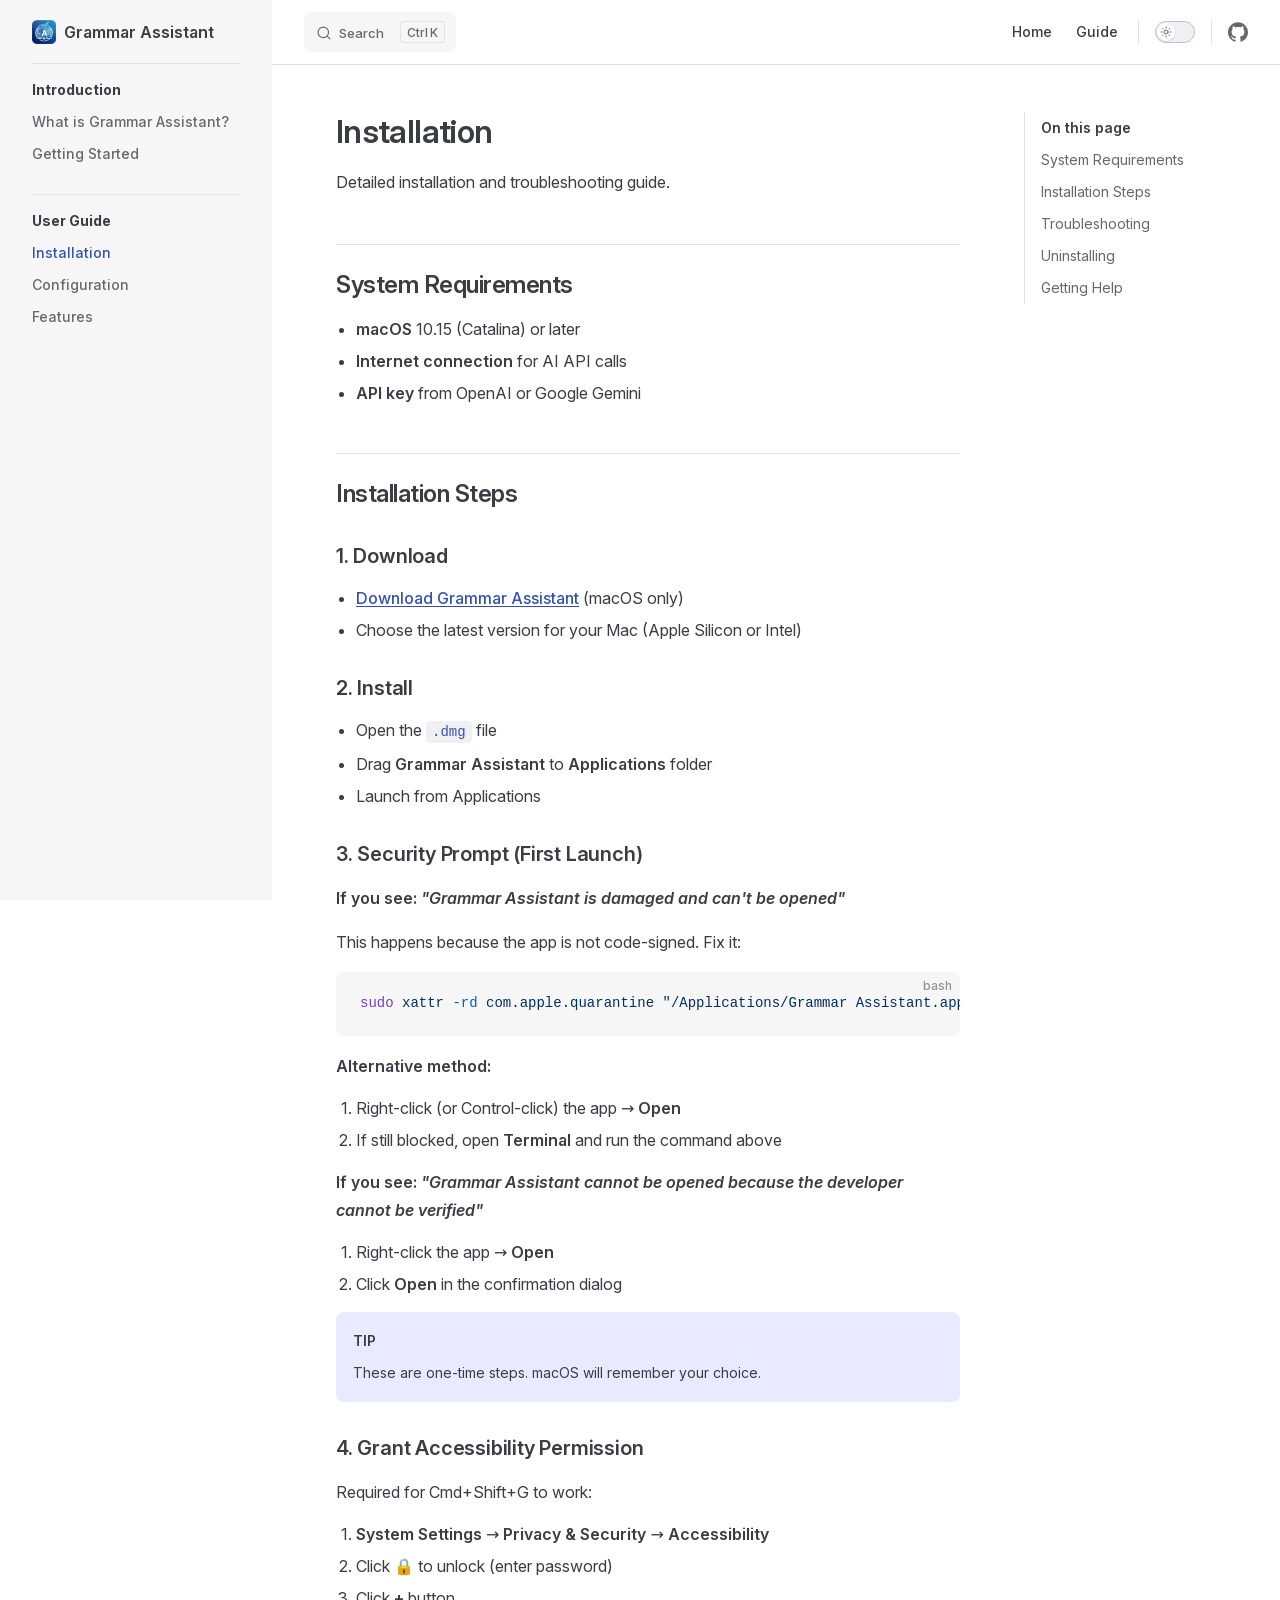
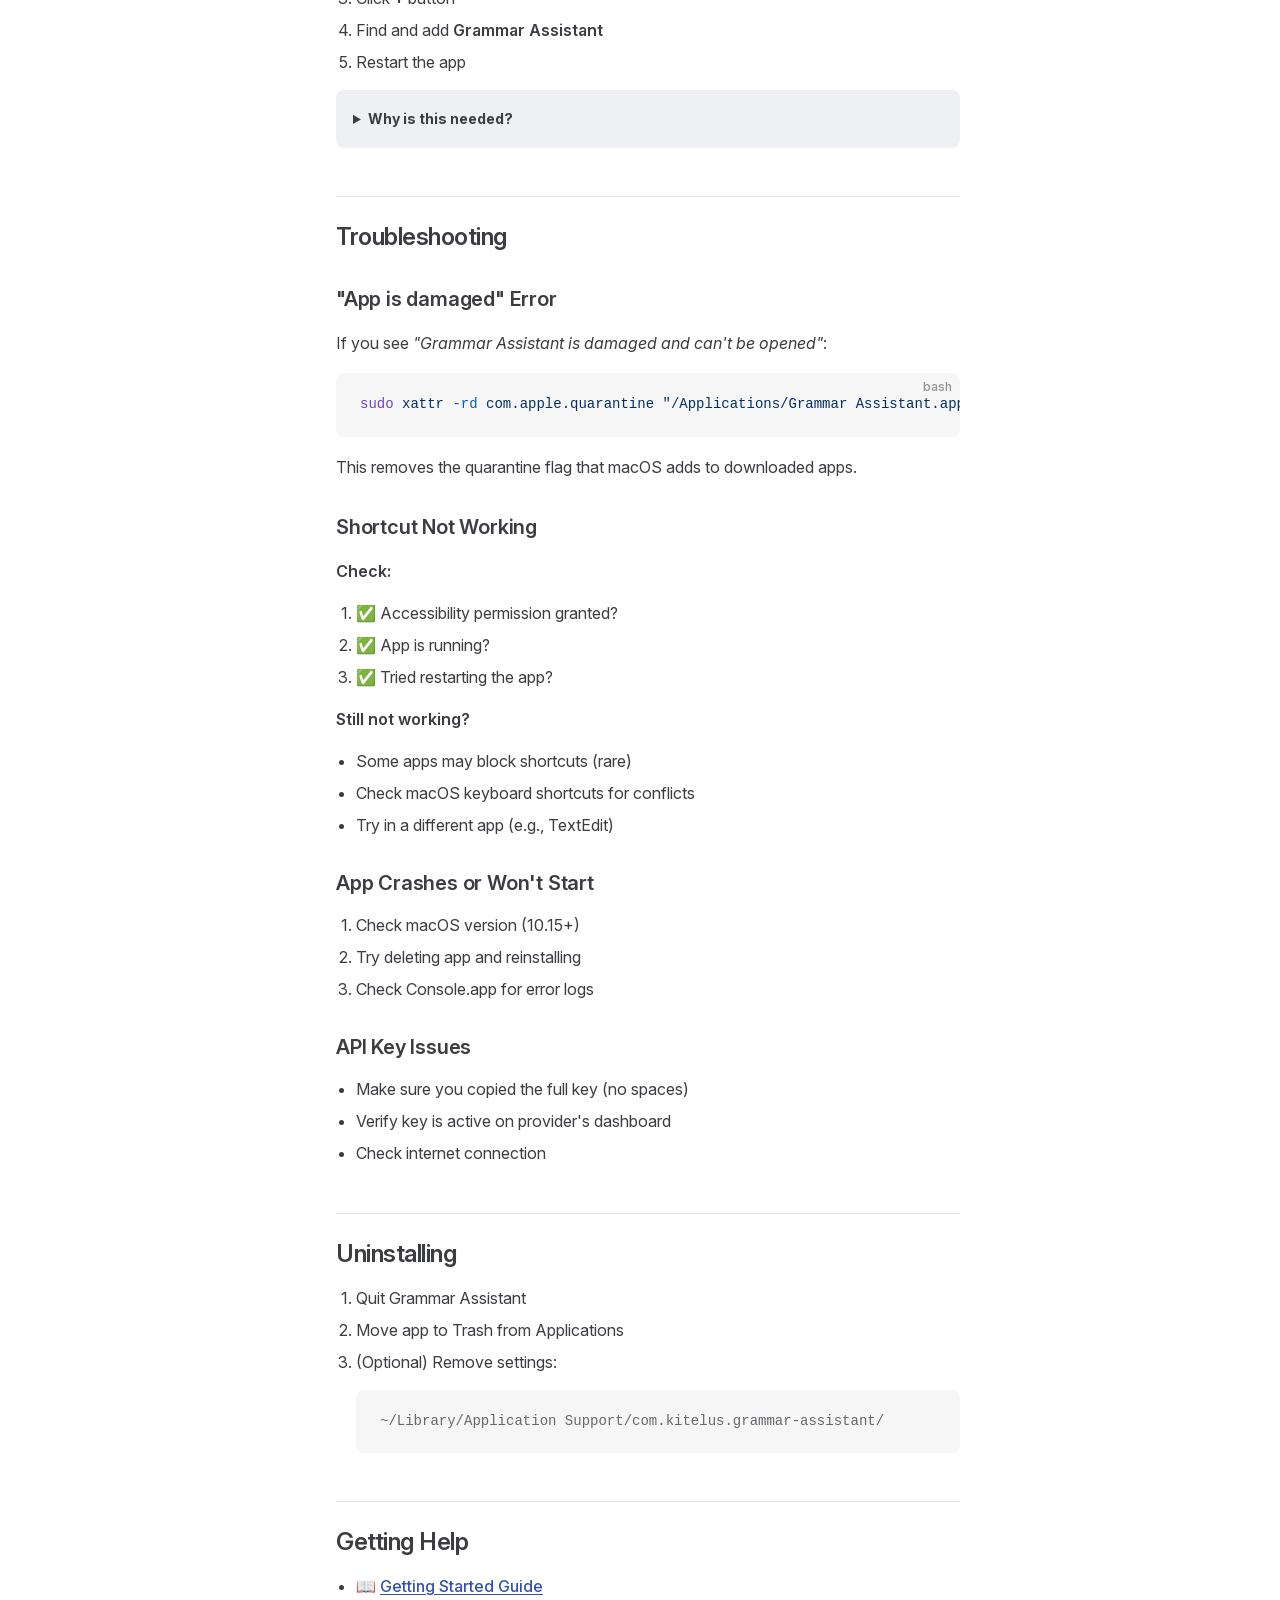
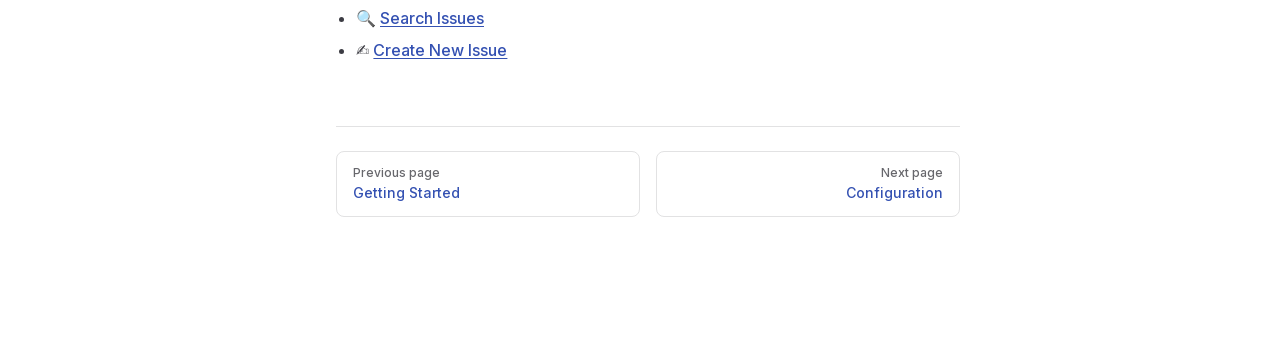
<file: guide/installation.html>
<!DOCTYPE html>
<html lang="en-US" dir="ltr">
  <head>
    <meta charset="utf-8">
    <meta name="viewport" content="width=device-width,initial-scale=1">
    <title>Installation | Grammar Assistant</title>
    <meta name="description" content="AI-powered grammar correction and content enhancement tool with global shortcuts">
    <meta name="generator" content="VitePress v1.6.4">
    <link rel="preload stylesheet" href="/assets/style.BhX5jokk.css" as="style">
    <link rel="preload stylesheet" href="/vp-icons.css" as="style">
    
    <script type="module" src="/assets/app.ChKHZ9rK.js"></script>
    <link rel="preload" href="/assets/inter-roman-latin.Di8DUHzh.woff2" as="font" type="font/woff2" crossorigin="">
    <link rel="modulepreload" href="/assets/chunks/theme.C-zcZOn7.js">
    <link rel="modulepreload" href="/assets/chunks/framework.CQuhCYrb.js">
    <link rel="modulepreload" href="/assets/guide_installation.md.PuU7KPEf.lean.js">
    <link rel="icon" type="image/png" href="/favicon.png">
    <link rel="shortcut icon" type="image/png" href="/favicon.png">
    <script id="check-dark-mode">(()=>{const e=localStorage.getItem("vitepress-theme-appearance")||"auto",a=window.matchMedia("(prefers-color-scheme: dark)").matches;(!e||e==="auto"?a:e==="dark")&&document.documentElement.classList.add("dark")})();</script>
    <script id="check-mac-os">document.documentElement.classList.toggle("mac",/Mac|iPhone|iPod|iPad/i.test(navigator.platform));</script>
  </head>
  <body>
    <div id="app"><div class="Layout" data-v-5d98c3a5><!--[--><!--]--><!--[--><span tabindex="-1" data-v-0b0ada53></span><a href="#VPContent" class="VPSkipLink visually-hidden" data-v-0b0ada53>Skip to content</a><!--]--><!----><header class="VPNav" data-v-5d98c3a5 data-v-ae24b3ad><div class="VPNavBar" data-v-ae24b3ad data-v-6aa21345><div class="wrapper" data-v-6aa21345><div class="container" data-v-6aa21345><div class="title" data-v-6aa21345><div class="VPNavBarTitle has-sidebar" data-v-6aa21345 data-v-1168a8e4><a class="title" href="/" data-v-1168a8e4><!--[--><!--]--><!--[--><img class="VPImage logo" src="/favicon.png" alt data-v-8426fc1a><!--]--><span data-v-1168a8e4>Grammar Assistant</span><!--[--><!--]--></a></div></div><div class="content" data-v-6aa21345><div class="content-body" data-v-6aa21345><!--[--><!--]--><div class="VPNavBarSearch search" data-v-6aa21345><!--[--><!----><div id="local-search"><button type="button" class="DocSearch DocSearch-Button" aria-label="Search"><span class="DocSearch-Button-Container"><span class="vp-icon DocSearch-Search-Icon"></span><span class="DocSearch-Button-Placeholder">Search</span></span><span class="DocSearch-Button-Keys"><kbd class="DocSearch-Button-Key"></kbd><kbd class="DocSearch-Button-Key">K</kbd></span></button></div><!--]--></div><nav aria-labelledby="main-nav-aria-label" class="VPNavBarMenu menu" data-v-6aa21345 data-v-dc692963><span id="main-nav-aria-label" class="visually-hidden" data-v-dc692963> Main Navigation </span><!--[--><!--[--><a class="VPLink link VPNavBarMenuLink" href="/" tabindex="0" data-v-dc692963 data-v-e56f3d57><!--[--><span data-v-e56f3d57>Home</span><!--]--></a><!--]--><!--[--><a class="VPLink link VPNavBarMenuLink" href="/guide/getting-started.html" tabindex="0" data-v-dc692963 data-v-e56f3d57><!--[--><span data-v-e56f3d57>Guide</span><!--]--></a><!--]--><!--]--></nav><!----><div class="VPNavBarAppearance appearance" data-v-6aa21345 data-v-6c893767><button class="VPSwitch VPSwitchAppearance" type="button" role="switch" title aria-checked="false" data-v-6c893767 data-v-5337faa4 data-v-1d5665e3><span class="check" data-v-1d5665e3><span class="icon" data-v-1d5665e3><!--[--><span class="vpi-sun sun" data-v-5337faa4></span><span class="vpi-moon moon" data-v-5337faa4></span><!--]--></span></span></button></div><div class="VPSocialLinks VPNavBarSocialLinks social-links" data-v-6aa21345 data-v-0394ad82 data-v-7bc22406><!--[--><a class="VPSocialLink no-icon" href="https://github.com/thanhbinhbent/grammar-assistant-docs" aria-label="github" target="_blank" rel="noopener" data-v-7bc22406 data-v-bd121fe5><span class="vpi-social-github"></span></a><!--]--></div><div class="VPFlyout VPNavBarExtra extra" data-v-6aa21345 data-v-bb2aa2f0 data-v-cf11d7a2><button type="button" class="button" aria-haspopup="true" aria-expanded="false" aria-label="extra navigation" data-v-cf11d7a2><span class="vpi-more-horizontal icon" data-v-cf11d7a2></span></button><div class="menu" data-v-cf11d7a2><div class="VPMenu" data-v-cf11d7a2 data-v-b98bc113><!----><!--[--><!--[--><!----><div class="group" data-v-bb2aa2f0><div class="item appearance" data-v-bb2aa2f0><p class="label" data-v-bb2aa2f0>Appearance</p><div class="appearance-action" data-v-bb2aa2f0><button class="VPSwitch VPSwitchAppearance" type="button" role="switch" title aria-checked="false" data-v-bb2aa2f0 data-v-5337faa4 data-v-1d5665e3><span class="check" data-v-1d5665e3><span class="icon" data-v-1d5665e3><!--[--><span class="vpi-sun sun" data-v-5337faa4></span><span class="vpi-moon moon" data-v-5337faa4></span><!--]--></span></span></button></div></div></div><div class="group" data-v-bb2aa2f0><div class="item social-links" data-v-bb2aa2f0><div class="VPSocialLinks social-links-list" data-v-bb2aa2f0 data-v-7bc22406><!--[--><a class="VPSocialLink no-icon" href="https://github.com/thanhbinhbent/grammar-assistant-docs" aria-label="github" target="_blank" rel="noopener" data-v-7bc22406 data-v-bd121fe5><span class="vpi-social-github"></span></a><!--]--></div></div></div><!--]--><!--]--></div></div></div><!--[--><!--]--><button type="button" class="VPNavBarHamburger hamburger" aria-label="mobile navigation" aria-expanded="false" aria-controls="VPNavScreen" data-v-6aa21345 data-v-e5dd9c1c><span class="container" data-v-e5dd9c1c><span class="top" data-v-e5dd9c1c></span><span class="middle" data-v-e5dd9c1c></span><span class="bottom" data-v-e5dd9c1c></span></span></button></div></div></div></div><div class="divider" data-v-6aa21345><div class="divider-line" data-v-6aa21345></div></div></div><!----></header><div class="VPLocalNav has-sidebar empty" data-v-5d98c3a5 data-v-a6f0e41e><div class="container" data-v-a6f0e41e><button class="menu" aria-expanded="false" aria-controls="VPSidebarNav" data-v-a6f0e41e><span class="vpi-align-left menu-icon" data-v-a6f0e41e></span><span class="menu-text" data-v-a6f0e41e>Menu</span></button><div class="VPLocalNavOutlineDropdown" style="--vp-vh:0px;" data-v-a6f0e41e data-v-8a42e2b4><button data-v-8a42e2b4>Return to top</button><!----></div></div></div><aside class="VPSidebar" data-v-5d98c3a5 data-v-319d5ca6><div class="curtain" data-v-319d5ca6></div><nav class="nav" id="VPSidebarNav" aria-labelledby="sidebar-aria-label" tabindex="-1" data-v-319d5ca6><span class="visually-hidden" id="sidebar-aria-label" data-v-319d5ca6> Sidebar Navigation </span><!--[--><!--]--><!--[--><div class="no-transition group" data-v-c40bc020><section class="VPSidebarItem level-0" data-v-c40bc020 data-v-b3fd67f8><div class="item" role="button" tabindex="0" data-v-b3fd67f8><div class="indicator" data-v-b3fd67f8></div><h2 class="text" data-v-b3fd67f8>Introduction</h2><!----></div><div class="items" data-v-b3fd67f8><!--[--><div class="VPSidebarItem level-1 is-link" data-v-b3fd67f8 data-v-b3fd67f8><div class="item" data-v-b3fd67f8><div class="indicator" data-v-b3fd67f8></div><a class="VPLink link link" href="/guide/what-is-grammar-assistant.html" data-v-b3fd67f8><!--[--><p class="text" data-v-b3fd67f8>What is Grammar Assistant?</p><!--]--></a><!----></div><!----></div><div class="VPSidebarItem level-1 is-link" data-v-b3fd67f8 data-v-b3fd67f8><div class="item" data-v-b3fd67f8><div class="indicator" data-v-b3fd67f8></div><a class="VPLink link link" href="/guide/getting-started.html" data-v-b3fd67f8><!--[--><p class="text" data-v-b3fd67f8>Getting Started</p><!--]--></a><!----></div><!----></div><!--]--></div></section></div><div class="no-transition group" data-v-c40bc020><section class="VPSidebarItem level-0 has-active" data-v-c40bc020 data-v-b3fd67f8><div class="item" role="button" tabindex="0" data-v-b3fd67f8><div class="indicator" data-v-b3fd67f8></div><h2 class="text" data-v-b3fd67f8>User Guide</h2><!----></div><div class="items" data-v-b3fd67f8><!--[--><div class="VPSidebarItem level-1 is-link" data-v-b3fd67f8 data-v-b3fd67f8><div class="item" data-v-b3fd67f8><div class="indicator" data-v-b3fd67f8></div><a class="VPLink link link" href="/guide/installation.html" data-v-b3fd67f8><!--[--><p class="text" data-v-b3fd67f8>Installation</p><!--]--></a><!----></div><!----></div><div class="VPSidebarItem level-1 is-link" data-v-b3fd67f8 data-v-b3fd67f8><div class="item" data-v-b3fd67f8><div class="indicator" data-v-b3fd67f8></div><a class="VPLink link link" href="/guide/configuration.html" data-v-b3fd67f8><!--[--><p class="text" data-v-b3fd67f8>Configuration</p><!--]--></a><!----></div><!----></div><div class="VPSidebarItem level-1 is-link" data-v-b3fd67f8 data-v-b3fd67f8><div class="item" data-v-b3fd67f8><div class="indicator" data-v-b3fd67f8></div><a class="VPLink link link" href="/guide/features.html" data-v-b3fd67f8><!--[--><p class="text" data-v-b3fd67f8>Features</p><!--]--></a><!----></div><!----></div><!--]--></div></section></div><!--]--><!--[--><!--]--></nav></aside><div class="VPContent has-sidebar" id="VPContent" data-v-5d98c3a5 data-v-1428d186><div class="VPDoc has-sidebar has-aside" data-v-1428d186 data-v-39a288b8><!--[--><!--]--><div class="container" data-v-39a288b8><div class="aside" data-v-39a288b8><div class="aside-curtain" data-v-39a288b8></div><div class="aside-container" data-v-39a288b8><div class="aside-content" data-v-39a288b8><div class="VPDocAside" data-v-39a288b8 data-v-3f215769><!--[--><!--]--><!--[--><!--]--><nav aria-labelledby="doc-outline-aria-label" class="VPDocAsideOutline" data-v-3f215769 data-v-a5bbad30><div class="content" data-v-a5bbad30><div class="outline-marker" data-v-a5bbad30></div><div aria-level="2" class="outline-title" id="doc-outline-aria-label" role="heading" data-v-a5bbad30>On this page</div><ul class="VPDocOutlineItem root" data-v-a5bbad30 data-v-b933a997><!--[--><!--]--></ul></div></nav><!--[--><!--]--><div class="spacer" data-v-3f215769></div><!--[--><!--]--><!----><!--[--><!--]--><!--[--><!--]--></div></div></div></div><div class="content" data-v-39a288b8><div class="content-container" data-v-39a288b8><!--[--><!--]--><main class="main" data-v-39a288b8><div style="position:relative;" class="vp-doc _guide_installation" data-v-39a288b8><div><h1 id="installation" tabindex="-1">Installation <a class="header-anchor" href="#installation" aria-label="Permalink to &quot;Installation&quot;">​</a></h1><p>Detailed installation and troubleshooting guide.</p><h2 id="system-requirements" tabindex="-1">System Requirements <a class="header-anchor" href="#system-requirements" aria-label="Permalink to &quot;System Requirements&quot;">​</a></h2><ul><li><strong>macOS</strong> 10.15 (Catalina) or later</li><li><strong>Internet connection</strong> for AI API calls</li><li><strong>API key</strong> from OpenAI or Google Gemini</li></ul><h2 id="installation-steps" tabindex="-1">Installation Steps <a class="header-anchor" href="#installation-steps" aria-label="Permalink to &quot;Installation Steps&quot;">​</a></h2><h3 id="_1-download" tabindex="-1">1. Download <a class="header-anchor" href="#_1-download" aria-label="Permalink to &quot;1. Download&quot;">​</a></h3><ul><li><a href="/downloads.html">Download Grammar Assistant</a> (macOS only)</li><li>Choose the latest version for your Mac (Apple Silicon or Intel)</li></ul><h3 id="_2-install" tabindex="-1">2. Install <a class="header-anchor" href="#_2-install" aria-label="Permalink to &quot;2. Install&quot;">​</a></h3><ul><li>Open the <code>.dmg</code> file</li><li>Drag <strong>Grammar Assistant</strong> to <strong>Applications</strong> folder</li><li>Launch from Applications</li></ul><h3 id="_3-security-prompt-first-launch" tabindex="-1">3. Security Prompt (First Launch) <a class="header-anchor" href="#_3-security-prompt-first-launch" aria-label="Permalink to &quot;3. Security Prompt (First Launch)&quot;">​</a></h3><p><strong>If you see: <em>&quot;Grammar Assistant is damaged and can&#39;t be opened&quot;</em></strong></p><p>This happens because the app is not code-signed. Fix it:</p><div class="language-bash vp-adaptive-theme"><button title="Copy Code" class="copy"></button><span class="lang">bash</span><pre class="shiki shiki-themes github-light github-dark vp-code" tabindex="0"><code><span class="line"><span style="--shiki-light:#6F42C1;--shiki-dark:#B392F0;">sudo</span><span style="--shiki-light:#032F62;--shiki-dark:#9ECBFF;"> xattr</span><span style="--shiki-light:#005CC5;--shiki-dark:#79B8FF;"> -rd</span><span style="--shiki-light:#032F62;--shiki-dark:#9ECBFF;"> com.apple.quarantine</span><span style="--shiki-light:#032F62;--shiki-dark:#9ECBFF;"> &quot;/Applications/Grammar Assistant.app&quot;</span></span></code></pre></div><p><strong>Alternative method:</strong></p><ol><li>Right-click (or Control-click) the app → <strong>Open</strong></li><li>If still blocked, open <strong>Terminal</strong> and run the command above</li></ol><p><strong>If you see: <em>&quot;Grammar Assistant cannot be opened because the developer cannot be verified&quot;</em></strong></p><ol><li>Right-click the app → <strong>Open</strong></li><li>Click <strong>Open</strong> in the confirmation dialog</li></ol><div class="tip custom-block"><p class="custom-block-title">TIP</p><p>These are one-time steps. macOS will remember your choice.</p></div><h3 id="_4-grant-accessibility-permission" tabindex="-1">4. Grant Accessibility Permission <a class="header-anchor" href="#_4-grant-accessibility-permission" aria-label="Permalink to &quot;4. Grant Accessibility Permission&quot;">​</a></h3><p>Required for Cmd+Shift+G to work:</p><ol><li><strong>System Settings</strong> → <strong>Privacy &amp; Security</strong> → <strong>Accessibility</strong></li><li>Click 🔒 to unlock (enter password)</li><li>Click <strong>+</strong> button</li><li>Find and add <strong>Grammar Assistant</strong></li><li>Restart the app</li></ol><details class="details custom-block"><summary>Why is this needed?</summary><p>Accessibility permission allows:</p><ul><li>Monitoring Cmd+Shift+G shortcut globally</li><li>Auto-copying selected text</li><li>Working across all apps</li></ul><p>The app only activates when YOU press the shortcut.</p></details><h2 id="troubleshooting" tabindex="-1">Troubleshooting <a class="header-anchor" href="#troubleshooting" aria-label="Permalink to &quot;Troubleshooting&quot;">​</a></h2><h3 id="app-is-damaged-error" tabindex="-1">&quot;App is damaged&quot; Error <a class="header-anchor" href="#app-is-damaged-error" aria-label="Permalink to &quot;&quot;App is damaged&quot; Error&quot;">​</a></h3><p>If you see <em>&quot;Grammar Assistant is damaged and can&#39;t be opened&quot;</em>:</p><div class="language-bash vp-adaptive-theme"><button title="Copy Code" class="copy"></button><span class="lang">bash</span><pre class="shiki shiki-themes github-light github-dark vp-code" tabindex="0"><code><span class="line"><span style="--shiki-light:#6F42C1;--shiki-dark:#B392F0;">sudo</span><span style="--shiki-light:#032F62;--shiki-dark:#9ECBFF;"> xattr</span><span style="--shiki-light:#005CC5;--shiki-dark:#79B8FF;"> -rd</span><span style="--shiki-light:#032F62;--shiki-dark:#9ECBFF;"> com.apple.quarantine</span><span style="--shiki-light:#032F62;--shiki-dark:#9ECBFF;"> &quot;/Applications/Grammar Assistant.app&quot;</span></span></code></pre></div><p>This removes the quarantine flag that macOS adds to downloaded apps.</p><h3 id="shortcut-not-working" tabindex="-1">Shortcut Not Working <a class="header-anchor" href="#shortcut-not-working" aria-label="Permalink to &quot;Shortcut Not Working&quot;">​</a></h3><p><strong>Check:</strong></p><ol><li>✅ Accessibility permission granted?</li><li>✅ App is running?</li><li>✅ Tried restarting the app?</li></ol><p><strong>Still not working?</strong></p><ul><li>Some apps may block shortcuts (rare)</li><li>Check macOS keyboard shortcuts for conflicts</li><li>Try in a different app (e.g., TextEdit)</li></ul><h3 id="app-crashes-or-won-t-start" tabindex="-1">App Crashes or Won&#39;t Start <a class="header-anchor" href="#app-crashes-or-won-t-start" aria-label="Permalink to &quot;App Crashes or Won&#39;t Start&quot;">​</a></h3><ol><li>Check macOS version (10.15+)</li><li>Try deleting app and reinstalling</li><li>Check Console.app for error logs</li></ol><h3 id="api-key-issues" tabindex="-1">API Key Issues <a class="header-anchor" href="#api-key-issues" aria-label="Permalink to &quot;API Key Issues&quot;">​</a></h3><ul><li>Make sure you copied the full key (no spaces)</li><li>Verify key is active on provider&#39;s dashboard</li><li>Check internet connection</li></ul><h2 id="uninstalling" tabindex="-1">Uninstalling <a class="header-anchor" href="#uninstalling" aria-label="Permalink to &quot;Uninstalling&quot;">​</a></h2><ol><li>Quit Grammar Assistant</li><li>Move app to Trash from Applications</li><li>(Optional) Remove settings:<div class="language- vp-adaptive-theme"><button title="Copy Code" class="copy"></button><span class="lang"></span><pre class="shiki shiki-themes github-light github-dark vp-code" tabindex="0"><code><span class="line"><span>~/Library/Application Support/com.kitelus.grammar-assistant/</span></span></code></pre></div></li></ol><h2 id="getting-help" tabindex="-1">Getting Help <a class="header-anchor" href="#getting-help" aria-label="Permalink to &quot;Getting Help&quot;">​</a></h2><ul><li>📖 <a href="/guide/getting-started.html">Getting Started Guide</a></li><li>🔍 <a href="https://github.com/thanhbinhbent/grammar-assistant/issues" target="_blank" rel="noreferrer">Search Issues</a></li><li>✍️ <a href="https://github.com/thanhbinhbent/grammar-assistant/issues/new" target="_blank" rel="noreferrer">Create New Issue</a></li></ul></div></div></main><footer class="VPDocFooter" data-v-39a288b8 data-v-e257564d><!--[--><!--]--><!----><nav class="prev-next" aria-labelledby="doc-footer-aria-label" data-v-e257564d><span class="visually-hidden" id="doc-footer-aria-label" data-v-e257564d>Pager</span><div class="pager" data-v-e257564d><a class="VPLink link pager-link prev" href="/guide/getting-started.html" data-v-e257564d><!--[--><span class="desc" data-v-e257564d>Previous page</span><span class="title" data-v-e257564d>Getting Started</span><!--]--></a></div><div class="pager" data-v-e257564d><a class="VPLink link pager-link next" href="/guide/configuration.html" data-v-e257564d><!--[--><span class="desc" data-v-e257564d>Next page</span><span class="title" data-v-e257564d>Configuration</span><!--]--></a></div></nav></footer><!--[--><!--]--></div></div></div><!--[--><!--]--></div></div><footer class="VPFooter has-sidebar" data-v-5d98c3a5 data-v-e315a0ad><div class="container" data-v-e315a0ad><p class="message" data-v-e315a0ad>Released under the MIT License. | Report issues: <a href="mailto:thanhbinh.bent@gmail.com">thanhbinh.bent@gmail.com</a></p><p class="copyright" data-v-e315a0ad>Copyright © 2025 Binh Tran. All rights reserved.</p></div></footer><!--[--><!--]--></div></div>
    <script>window.__VP_HASH_MAP__=JSON.parse("{\"downloads.md\":\"CKSHHAYG\",\"guide_configuration.md\":\"C_tCtWjw\",\"guide_features.md\":\"BnXpU47B\",\"guide_getting-started.md\":\"DDzHX6XF\",\"guide_installation.md\":\"PuU7KPEf\",\"guide_what-is-grammar-assistant.md\":\"BvSxxqr-\",\"index.md\":\"B6BmJPSx\",\"readme.md\":\"zHyeStZN\"}");window.__VP_SITE_DATA__=JSON.parse("{\"lang\":\"en-US\",\"dir\":\"ltr\",\"title\":\"Grammar Assistant\",\"description\":\"AI-powered grammar correction and content enhancement tool with global shortcuts\",\"base\":\"/\",\"head\":[],\"router\":{\"prefetchLinks\":true},\"appearance\":true,\"themeConfig\":{\"logo\":\"/favicon.png\",\"nav\":[{\"text\":\"Home\",\"link\":\"/\"},{\"text\":\"Guide\",\"link\":\"/guide/getting-started\"}],\"sidebar\":[{\"text\":\"Introduction\",\"items\":[{\"text\":\"What is Grammar Assistant?\",\"link\":\"/guide/what-is-grammar-assistant\"},{\"text\":\"Getting Started\",\"link\":\"/guide/getting-started\"}]},{\"text\":\"User Guide\",\"items\":[{\"text\":\"Installation\",\"link\":\"/guide/installation\"},{\"text\":\"Configuration\",\"link\":\"/guide/configuration\"},{\"text\":\"Features\",\"link\":\"/guide/features\"}]}],\"socialLinks\":[{\"icon\":\"github\",\"link\":\"https://github.com/thanhbinhbent/grammar-assistant-docs\"}],\"footer\":{\"message\":\"Released under the MIT License. | Report issues: <a href=\\\"mailto:thanhbinh.bent@gmail.com\\\">thanhbinh.bent@gmail.com</a>\",\"copyright\":\"Copyright © 2025 Binh Tran. All rights reserved.\"},\"search\":{\"provider\":\"local\"}},\"locales\":{},\"scrollOffset\":134,\"cleanUrls\":false}");</script>
    
  </body>
</html>
</file>
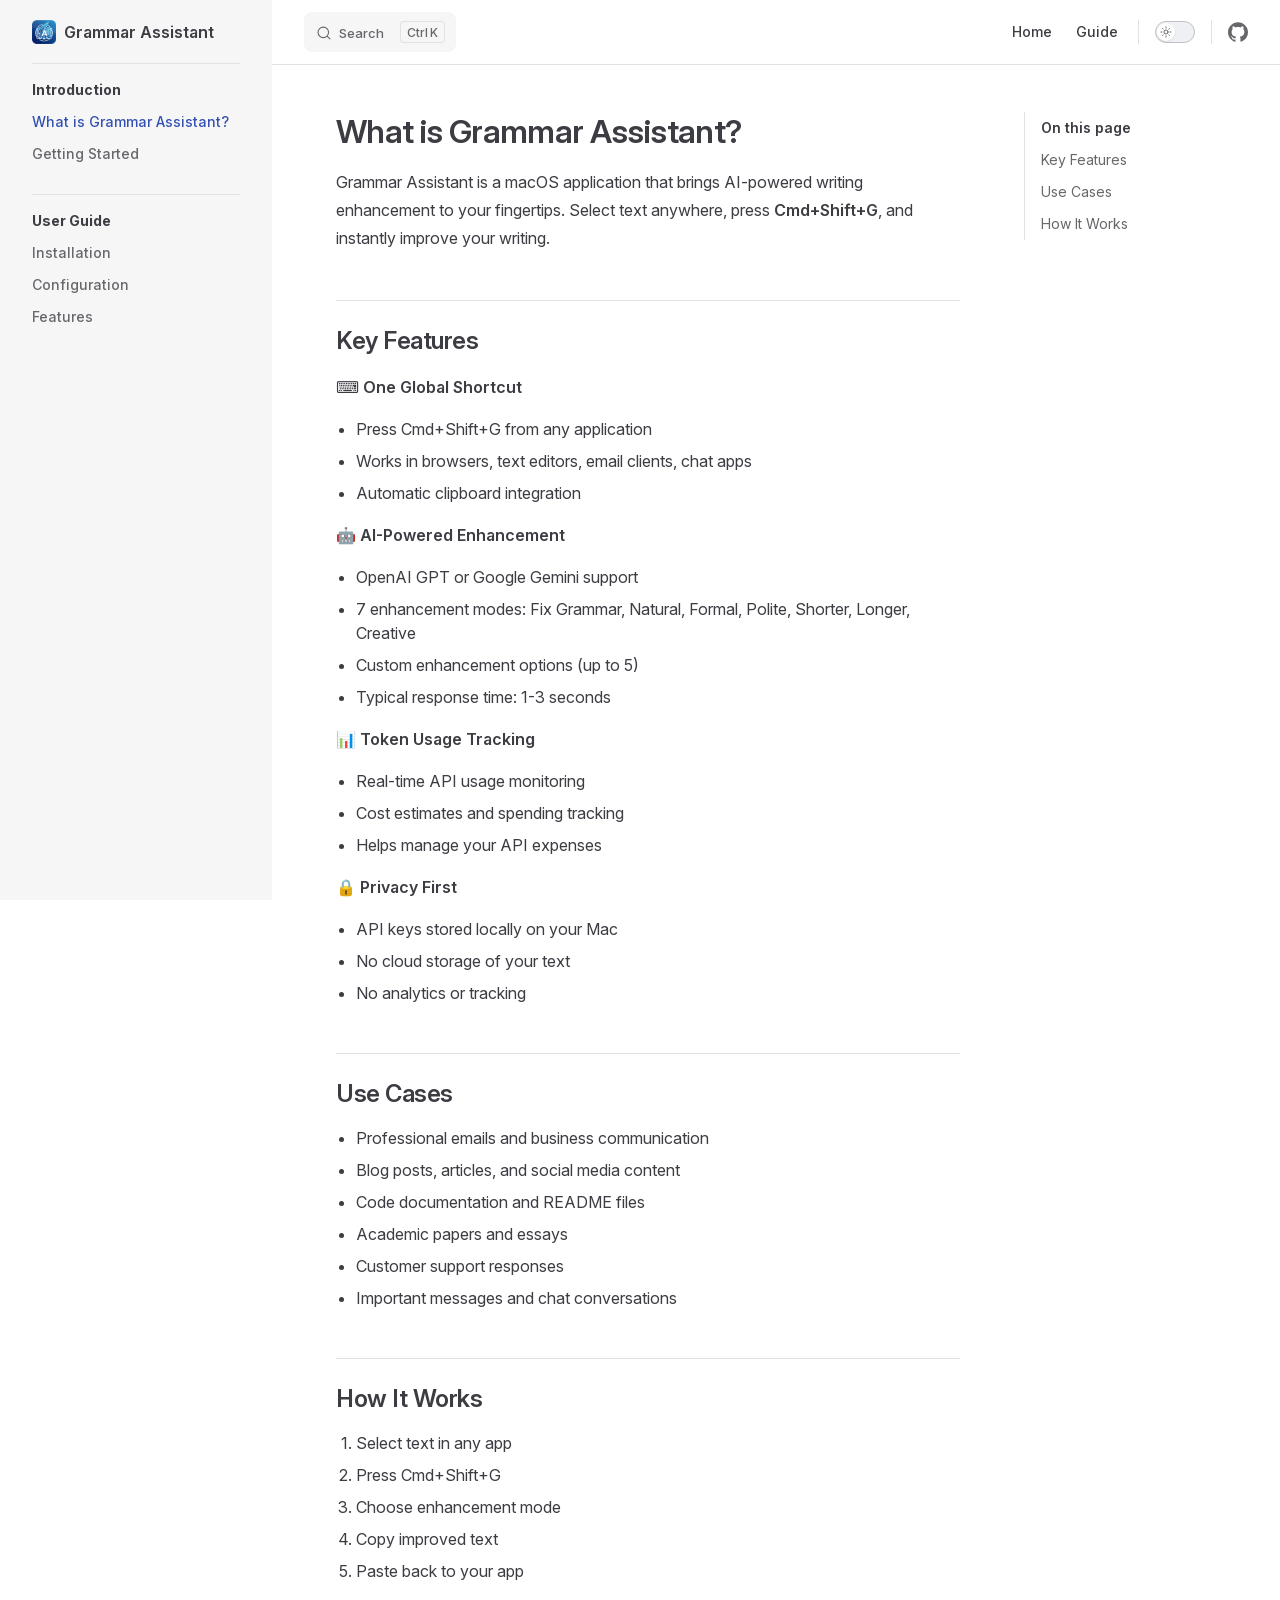
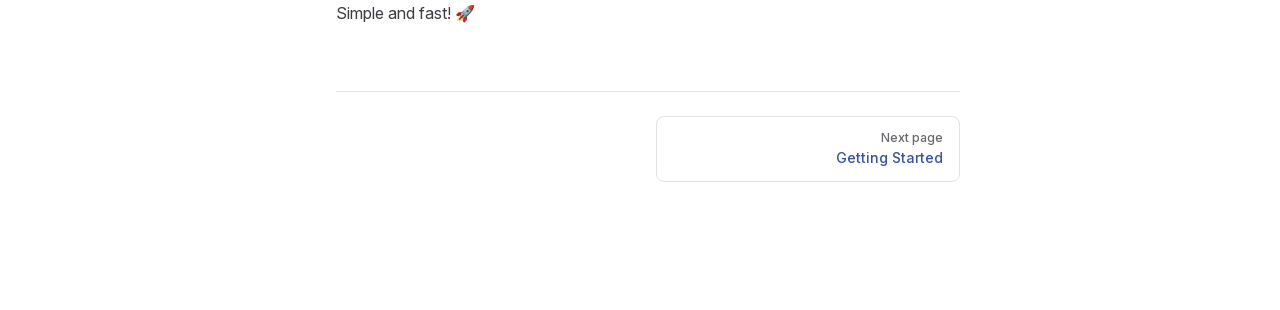
<file: guide/what-is-grammar-assistant.html>
<!DOCTYPE html>
<html lang="en-US" dir="ltr">
  <head>
    <meta charset="utf-8">
    <meta name="viewport" content="width=device-width,initial-scale=1">
    <title>What is Grammar Assistant? | Grammar Assistant</title>
    <meta name="description" content="AI-powered grammar correction and content enhancement tool with global shortcuts">
    <meta name="generator" content="VitePress v1.6.4">
    <link rel="preload stylesheet" href="/assets/style.BhX5jokk.css" as="style">
    <link rel="preload stylesheet" href="/vp-icons.css" as="style">
    
    <script type="module" src="/assets/app.ChKHZ9rK.js"></script>
    <link rel="preload" href="/assets/inter-roman-latin.Di8DUHzh.woff2" as="font" type="font/woff2" crossorigin="">
    <link rel="modulepreload" href="/assets/chunks/theme.C-zcZOn7.js">
    <link rel="modulepreload" href="/assets/chunks/framework.CQuhCYrb.js">
    <link rel="modulepreload" href="/assets/guide_what-is-grammar-assistant.md.BvSxxqr-.lean.js">
    <link rel="icon" type="image/png" href="/favicon.png">
    <link rel="shortcut icon" type="image/png" href="/favicon.png">
    <script id="check-dark-mode">(()=>{const e=localStorage.getItem("vitepress-theme-appearance")||"auto",a=window.matchMedia("(prefers-color-scheme: dark)").matches;(!e||e==="auto"?a:e==="dark")&&document.documentElement.classList.add("dark")})();</script>
    <script id="check-mac-os">document.documentElement.classList.toggle("mac",/Mac|iPhone|iPod|iPad/i.test(navigator.platform));</script>
  </head>
  <body>
    <div id="app"><div class="Layout" data-v-5d98c3a5><!--[--><!--]--><!--[--><span tabindex="-1" data-v-0b0ada53></span><a href="#VPContent" class="VPSkipLink visually-hidden" data-v-0b0ada53>Skip to content</a><!--]--><!----><header class="VPNav" data-v-5d98c3a5 data-v-ae24b3ad><div class="VPNavBar" data-v-ae24b3ad data-v-6aa21345><div class="wrapper" data-v-6aa21345><div class="container" data-v-6aa21345><div class="title" data-v-6aa21345><div class="VPNavBarTitle has-sidebar" data-v-6aa21345 data-v-1168a8e4><a class="title" href="/" data-v-1168a8e4><!--[--><!--]--><!--[--><img class="VPImage logo" src="/favicon.png" alt data-v-8426fc1a><!--]--><span data-v-1168a8e4>Grammar Assistant</span><!--[--><!--]--></a></div></div><div class="content" data-v-6aa21345><div class="content-body" data-v-6aa21345><!--[--><!--]--><div class="VPNavBarSearch search" data-v-6aa21345><!--[--><!----><div id="local-search"><button type="button" class="DocSearch DocSearch-Button" aria-label="Search"><span class="DocSearch-Button-Container"><span class="vp-icon DocSearch-Search-Icon"></span><span class="DocSearch-Button-Placeholder">Search</span></span><span class="DocSearch-Button-Keys"><kbd class="DocSearch-Button-Key"></kbd><kbd class="DocSearch-Button-Key">K</kbd></span></button></div><!--]--></div><nav aria-labelledby="main-nav-aria-label" class="VPNavBarMenu menu" data-v-6aa21345 data-v-dc692963><span id="main-nav-aria-label" class="visually-hidden" data-v-dc692963> Main Navigation </span><!--[--><!--[--><a class="VPLink link VPNavBarMenuLink" href="/" tabindex="0" data-v-dc692963 data-v-e56f3d57><!--[--><span data-v-e56f3d57>Home</span><!--]--></a><!--]--><!--[--><a class="VPLink link VPNavBarMenuLink" href="/guide/getting-started.html" tabindex="0" data-v-dc692963 data-v-e56f3d57><!--[--><span data-v-e56f3d57>Guide</span><!--]--></a><!--]--><!--]--></nav><!----><div class="VPNavBarAppearance appearance" data-v-6aa21345 data-v-6c893767><button class="VPSwitch VPSwitchAppearance" type="button" role="switch" title aria-checked="false" data-v-6c893767 data-v-5337faa4 data-v-1d5665e3><span class="check" data-v-1d5665e3><span class="icon" data-v-1d5665e3><!--[--><span class="vpi-sun sun" data-v-5337faa4></span><span class="vpi-moon moon" data-v-5337faa4></span><!--]--></span></span></button></div><div class="VPSocialLinks VPNavBarSocialLinks social-links" data-v-6aa21345 data-v-0394ad82 data-v-7bc22406><!--[--><a class="VPSocialLink no-icon" href="https://github.com/thanhbinhbent/grammar-assistant-docs" aria-label="github" target="_blank" rel="noopener" data-v-7bc22406 data-v-bd121fe5><span class="vpi-social-github"></span></a><!--]--></div><div class="VPFlyout VPNavBarExtra extra" data-v-6aa21345 data-v-bb2aa2f0 data-v-cf11d7a2><button type="button" class="button" aria-haspopup="true" aria-expanded="false" aria-label="extra navigation" data-v-cf11d7a2><span class="vpi-more-horizontal icon" data-v-cf11d7a2></span></button><div class="menu" data-v-cf11d7a2><div class="VPMenu" data-v-cf11d7a2 data-v-b98bc113><!----><!--[--><!--[--><!----><div class="group" data-v-bb2aa2f0><div class="item appearance" data-v-bb2aa2f0><p class="label" data-v-bb2aa2f0>Appearance</p><div class="appearance-action" data-v-bb2aa2f0><button class="VPSwitch VPSwitchAppearance" type="button" role="switch" title aria-checked="false" data-v-bb2aa2f0 data-v-5337faa4 data-v-1d5665e3><span class="check" data-v-1d5665e3><span class="icon" data-v-1d5665e3><!--[--><span class="vpi-sun sun" data-v-5337faa4></span><span class="vpi-moon moon" data-v-5337faa4></span><!--]--></span></span></button></div></div></div><div class="group" data-v-bb2aa2f0><div class="item social-links" data-v-bb2aa2f0><div class="VPSocialLinks social-links-list" data-v-bb2aa2f0 data-v-7bc22406><!--[--><a class="VPSocialLink no-icon" href="https://github.com/thanhbinhbent/grammar-assistant-docs" aria-label="github" target="_blank" rel="noopener" data-v-7bc22406 data-v-bd121fe5><span class="vpi-social-github"></span></a><!--]--></div></div></div><!--]--><!--]--></div></div></div><!--[--><!--]--><button type="button" class="VPNavBarHamburger hamburger" aria-label="mobile navigation" aria-expanded="false" aria-controls="VPNavScreen" data-v-6aa21345 data-v-e5dd9c1c><span class="container" data-v-e5dd9c1c><span class="top" data-v-e5dd9c1c></span><span class="middle" data-v-e5dd9c1c></span><span class="bottom" data-v-e5dd9c1c></span></span></button></div></div></div></div><div class="divider" data-v-6aa21345><div class="divider-line" data-v-6aa21345></div></div></div><!----></header><div class="VPLocalNav has-sidebar empty" data-v-5d98c3a5 data-v-a6f0e41e><div class="container" data-v-a6f0e41e><button class="menu" aria-expanded="false" aria-controls="VPSidebarNav" data-v-a6f0e41e><span class="vpi-align-left menu-icon" data-v-a6f0e41e></span><span class="menu-text" data-v-a6f0e41e>Menu</span></button><div class="VPLocalNavOutlineDropdown" style="--vp-vh:0px;" data-v-a6f0e41e data-v-8a42e2b4><button data-v-8a42e2b4>Return to top</button><!----></div></div></div><aside class="VPSidebar" data-v-5d98c3a5 data-v-319d5ca6><div class="curtain" data-v-319d5ca6></div><nav class="nav" id="VPSidebarNav" aria-labelledby="sidebar-aria-label" tabindex="-1" data-v-319d5ca6><span class="visually-hidden" id="sidebar-aria-label" data-v-319d5ca6> Sidebar Navigation </span><!--[--><!--]--><!--[--><div class="no-transition group" data-v-c40bc020><section class="VPSidebarItem level-0 has-active" data-v-c40bc020 data-v-b3fd67f8><div class="item" role="button" tabindex="0" data-v-b3fd67f8><div class="indicator" data-v-b3fd67f8></div><h2 class="text" data-v-b3fd67f8>Introduction</h2><!----></div><div class="items" data-v-b3fd67f8><!--[--><div class="VPSidebarItem level-1 is-link" data-v-b3fd67f8 data-v-b3fd67f8><div class="item" data-v-b3fd67f8><div class="indicator" data-v-b3fd67f8></div><a class="VPLink link link" href="/guide/what-is-grammar-assistant.html" data-v-b3fd67f8><!--[--><p class="text" data-v-b3fd67f8>What is Grammar Assistant?</p><!--]--></a><!----></div><!----></div><div class="VPSidebarItem level-1 is-link" data-v-b3fd67f8 data-v-b3fd67f8><div class="item" data-v-b3fd67f8><div class="indicator" data-v-b3fd67f8></div><a class="VPLink link link" href="/guide/getting-started.html" data-v-b3fd67f8><!--[--><p class="text" data-v-b3fd67f8>Getting Started</p><!--]--></a><!----></div><!----></div><!--]--></div></section></div><div class="no-transition group" data-v-c40bc020><section class="VPSidebarItem level-0" data-v-c40bc020 data-v-b3fd67f8><div class="item" role="button" tabindex="0" data-v-b3fd67f8><div class="indicator" data-v-b3fd67f8></div><h2 class="text" data-v-b3fd67f8>User Guide</h2><!----></div><div class="items" data-v-b3fd67f8><!--[--><div class="VPSidebarItem level-1 is-link" data-v-b3fd67f8 data-v-b3fd67f8><div class="item" data-v-b3fd67f8><div class="indicator" data-v-b3fd67f8></div><a class="VPLink link link" href="/guide/installation.html" data-v-b3fd67f8><!--[--><p class="text" data-v-b3fd67f8>Installation</p><!--]--></a><!----></div><!----></div><div class="VPSidebarItem level-1 is-link" data-v-b3fd67f8 data-v-b3fd67f8><div class="item" data-v-b3fd67f8><div class="indicator" data-v-b3fd67f8></div><a class="VPLink link link" href="/guide/configuration.html" data-v-b3fd67f8><!--[--><p class="text" data-v-b3fd67f8>Configuration</p><!--]--></a><!----></div><!----></div><div class="VPSidebarItem level-1 is-link" data-v-b3fd67f8 data-v-b3fd67f8><div class="item" data-v-b3fd67f8><div class="indicator" data-v-b3fd67f8></div><a class="VPLink link link" href="/guide/features.html" data-v-b3fd67f8><!--[--><p class="text" data-v-b3fd67f8>Features</p><!--]--></a><!----></div><!----></div><!--]--></div></section></div><!--]--><!--[--><!--]--></nav></aside><div class="VPContent has-sidebar" id="VPContent" data-v-5d98c3a5 data-v-1428d186><div class="VPDoc has-sidebar has-aside" data-v-1428d186 data-v-39a288b8><!--[--><!--]--><div class="container" data-v-39a288b8><div class="aside" data-v-39a288b8><div class="aside-curtain" data-v-39a288b8></div><div class="aside-container" data-v-39a288b8><div class="aside-content" data-v-39a288b8><div class="VPDocAside" data-v-39a288b8 data-v-3f215769><!--[--><!--]--><!--[--><!--]--><nav aria-labelledby="doc-outline-aria-label" class="VPDocAsideOutline" data-v-3f215769 data-v-a5bbad30><div class="content" data-v-a5bbad30><div class="outline-marker" data-v-a5bbad30></div><div aria-level="2" class="outline-title" id="doc-outline-aria-label" role="heading" data-v-a5bbad30>On this page</div><ul class="VPDocOutlineItem root" data-v-a5bbad30 data-v-b933a997><!--[--><!--]--></ul></div></nav><!--[--><!--]--><div class="spacer" data-v-3f215769></div><!--[--><!--]--><!----><!--[--><!--]--><!--[--><!--]--></div></div></div></div><div class="content" data-v-39a288b8><div class="content-container" data-v-39a288b8><!--[--><!--]--><main class="main" data-v-39a288b8><div style="position:relative;" class="vp-doc _guide_what-is-grammar-assistant" data-v-39a288b8><div><h1 id="what-is-grammar-assistant" tabindex="-1">What is Grammar Assistant? <a class="header-anchor" href="#what-is-grammar-assistant" aria-label="Permalink to &quot;What is Grammar Assistant?&quot;">​</a></h1><p>Grammar Assistant is a macOS application that brings AI-powered writing enhancement to your fingertips. Select text anywhere, press <strong>Cmd+Shift+G</strong>, and instantly improve your writing.</p><h2 id="key-features" tabindex="-1">Key Features <a class="header-anchor" href="#key-features" aria-label="Permalink to &quot;Key Features&quot;">​</a></h2><p><strong>⌨️ One Global Shortcut</strong></p><ul><li>Press Cmd+Shift+G from any application</li><li>Works in browsers, text editors, email clients, chat apps</li><li>Automatic clipboard integration</li></ul><p><strong>🤖 AI-Powered Enhancement</strong></p><ul><li>OpenAI GPT or Google Gemini support</li><li>7 enhancement modes: Fix Grammar, Natural, Formal, Polite, Shorter, Longer, Creative</li><li>Custom enhancement options (up to 5)</li><li>Typical response time: 1-3 seconds</li></ul><p><strong>📊 Token Usage Tracking</strong></p><ul><li>Real-time API usage monitoring</li><li>Cost estimates and spending tracking</li><li>Helps manage your API expenses</li></ul><p><strong>🔒 Privacy First</strong></p><ul><li>API keys stored locally on your Mac</li><li>No cloud storage of your text</li><li>No analytics or tracking</li></ul><h2 id="use-cases" tabindex="-1">Use Cases <a class="header-anchor" href="#use-cases" aria-label="Permalink to &quot;Use Cases&quot;">​</a></h2><ul><li>Professional emails and business communication</li><li>Blog posts, articles, and social media content</li><li>Code documentation and README files</li><li>Academic papers and essays</li><li>Customer support responses</li><li>Important messages and chat conversations</li></ul><h2 id="how-it-works" tabindex="-1">How It Works <a class="header-anchor" href="#how-it-works" aria-label="Permalink to &quot;How It Works&quot;">​</a></h2><ol><li>Select text in any app</li><li>Press Cmd+Shift+G</li><li>Choose enhancement mode</li><li>Copy improved text</li><li>Paste back to your app</li></ol><p>Simple and fast! 🚀</p></div></div></main><footer class="VPDocFooter" data-v-39a288b8 data-v-e257564d><!--[--><!--]--><!----><nav class="prev-next" aria-labelledby="doc-footer-aria-label" data-v-e257564d><span class="visually-hidden" id="doc-footer-aria-label" data-v-e257564d>Pager</span><div class="pager" data-v-e257564d><!----></div><div class="pager" data-v-e257564d><a class="VPLink link pager-link next" href="/guide/getting-started.html" data-v-e257564d><!--[--><span class="desc" data-v-e257564d>Next page</span><span class="title" data-v-e257564d>Getting Started</span><!--]--></a></div></nav></footer><!--[--><!--]--></div></div></div><!--[--><!--]--></div></div><footer class="VPFooter has-sidebar" data-v-5d98c3a5 data-v-e315a0ad><div class="container" data-v-e315a0ad><p class="message" data-v-e315a0ad>Released under the MIT License. | Report issues: <a href="mailto:thanhbinh.bent@gmail.com">thanhbinh.bent@gmail.com</a></p><p class="copyright" data-v-e315a0ad>Copyright © 2025 Binh Tran. All rights reserved.</p></div></footer><!--[--><!--]--></div></div>
    <script>window.__VP_HASH_MAP__=JSON.parse("{\"downloads.md\":\"CKSHHAYG\",\"guide_configuration.md\":\"C_tCtWjw\",\"guide_features.md\":\"BnXpU47B\",\"guide_getting-started.md\":\"DDzHX6XF\",\"guide_installation.md\":\"PuU7KPEf\",\"guide_what-is-grammar-assistant.md\":\"BvSxxqr-\",\"index.md\":\"B6BmJPSx\",\"readme.md\":\"zHyeStZN\"}");window.__VP_SITE_DATA__=JSON.parse("{\"lang\":\"en-US\",\"dir\":\"ltr\",\"title\":\"Grammar Assistant\",\"description\":\"AI-powered grammar correction and content enhancement tool with global shortcuts\",\"base\":\"/\",\"head\":[],\"router\":{\"prefetchLinks\":true},\"appearance\":true,\"themeConfig\":{\"logo\":\"/favicon.png\",\"nav\":[{\"text\":\"Home\",\"link\":\"/\"},{\"text\":\"Guide\",\"link\":\"/guide/getting-started\"}],\"sidebar\":[{\"text\":\"Introduction\",\"items\":[{\"text\":\"What is Grammar Assistant?\",\"link\":\"/guide/what-is-grammar-assistant\"},{\"text\":\"Getting Started\",\"link\":\"/guide/getting-started\"}]},{\"text\":\"User Guide\",\"items\":[{\"text\":\"Installation\",\"link\":\"/guide/installation\"},{\"text\":\"Configuration\",\"link\":\"/guide/configuration\"},{\"text\":\"Features\",\"link\":\"/guide/features\"}]}],\"socialLinks\":[{\"icon\":\"github\",\"link\":\"https://github.com/thanhbinhbent/grammar-assistant-docs\"}],\"footer\":{\"message\":\"Released under the MIT License. | Report issues: <a href=\\\"mailto:thanhbinh.bent@gmail.com\\\">thanhbinh.bent@gmail.com</a>\",\"copyright\":\"Copyright © 2025 Binh Tran. All rights reserved.\"},\"search\":{\"provider\":\"local\"}},\"locales\":{},\"scrollOffset\":134,\"cleanUrls\":false}");</script>
    
  </body>
</html>
</file>
<file: assets/style.BhX5jokk.css>
@font-face{font-family:Inter;font-style:normal;font-weight:100 900;font-display:swap;src:url(/assets/inter-roman-cyrillic-ext.BBPuwvHQ.woff2) format("woff2");unicode-range:U+0460-052F,U+1C80-1C88,U+20B4,U+2DE0-2DFF,U+A640-A69F,U+FE2E-FE2F}@font-face{font-family:Inter;font-style:normal;font-weight:100 900;font-display:swap;src:url(/assets/inter-roman-cyrillic.C5lxZ8CY.woff2) format("woff2");unicode-range:U+0301,U+0400-045F,U+0490-0491,U+04B0-04B1,U+2116}@font-face{font-family:Inter;font-style:normal;font-weight:100 900;font-display:swap;src:url(/assets/inter-roman-greek-ext.CqjqNYQ-.woff2) format("woff2");unicode-range:U+1F00-1FFF}@font-face{font-family:Inter;font-style:normal;font-weight:100 900;font-display:swap;src:url(/assets/inter-roman-greek.BBVDIX6e.woff2) format("woff2");unicode-range:U+0370-0377,U+037A-037F,U+0384-038A,U+038C,U+038E-03A1,U+03A3-03FF}@font-face{font-family:Inter;font-style:normal;font-weight:100 900;font-display:swap;src:url(/assets/inter-roman-vietnamese.BjW4sHH5.woff2) format("woff2");unicode-range:U+0102-0103,U+0110-0111,U+0128-0129,U+0168-0169,U+01A0-01A1,U+01AF-01B0,U+0300-0301,U+0303-0304,U+0308-0309,U+0323,U+0329,U+1EA0-1EF9,U+20AB}@font-face{font-family:Inter;font-style:normal;font-weight:100 900;font-display:swap;src:url(/assets/inter-roman-latin-ext.4ZJIpNVo.woff2) format("woff2");unicode-range:U+0100-02AF,U+0304,U+0308,U+0329,U+1E00-1E9F,U+1EF2-1EFF,U+2020,U+20A0-20AB,U+20AD-20C0,U+2113,U+2C60-2C7F,U+A720-A7FF}@font-face{font-family:Inter;font-style:normal;font-weight:100 900;font-display:swap;src:url(/assets/inter-roman-latin.Di8DUHzh.woff2) format("woff2");unicode-range:U+0000-00FF,U+0131,U+0152-0153,U+02BB-02BC,U+02C6,U+02DA,U+02DC,U+0304,U+0308,U+0329,U+2000-206F,U+2074,U+20AC,U+2122,U+2191,U+2193,U+2212,U+2215,U+FEFF,U+FFFD}@font-face{font-family:Inter;font-style:italic;font-weight:100 900;font-display:swap;src:url(/assets/inter-italic-cyrillic-ext.r48I6akx.woff2) format("woff2");unicode-range:U+0460-052F,U+1C80-1C88,U+20B4,U+2DE0-2DFF,U+A640-A69F,U+FE2E-FE2F}@font-face{font-family:Inter;font-style:italic;font-weight:100 900;font-display:swap;src:url(/assets/inter-italic-cyrillic.By2_1cv3.woff2) format("woff2");unicode-range:U+0301,U+0400-045F,U+0490-0491,U+04B0-04B1,U+2116}@font-face{font-family:Inter;font-style:italic;font-weight:100 900;font-display:swap;src:url(/assets/inter-italic-greek-ext.1u6EdAuj.woff2) format("woff2");unicode-range:U+1F00-1FFF}@font-face{font-family:Inter;font-style:italic;font-weight:100 900;font-display:swap;src:url(/assets/inter-italic-greek.DJ8dCoTZ.woff2) format("woff2");unicode-range:U+0370-0377,U+037A-037F,U+0384-038A,U+038C,U+038E-03A1,U+03A3-03FF}@font-face{font-family:Inter;font-style:italic;font-weight:100 900;font-display:swap;src:url(/assets/inter-italic-vietnamese.BSbpV94h.woff2) format("woff2");unicode-range:U+0102-0103,U+0110-0111,U+0128-0129,U+0168-0169,U+01A0-01A1,U+01AF-01B0,U+0300-0301,U+0303-0304,U+0308-0309,U+0323,U+0329,U+1EA0-1EF9,U+20AB}@font-face{font-family:Inter;font-style:italic;font-weight:100 900;font-display:swap;src:url(/assets/inter-italic-latin-ext.CN1xVJS-.woff2) format("woff2");unicode-range:U+0100-02AF,U+0304,U+0308,U+0329,U+1E00-1E9F,U+1EF2-1EFF,U+2020,U+20A0-20AB,U+20AD-20C0,U+2113,U+2C60-2C7F,U+A720-A7FF}@font-face{font-family:Inter;font-style:italic;font-weight:100 900;font-display:swap;src:url(/assets/inter-italic-latin.C2AdPX0b.woff2) format("woff2");unicode-range:U+0000-00FF,U+0131,U+0152-0153,U+02BB-02BC,U+02C6,U+02DA,U+02DC,U+0304,U+0308,U+0329,U+2000-206F,U+2074,U+20AC,U+2122,U+2191,U+2193,U+2212,U+2215,U+FEFF,U+FFFD}@font-face{font-family:Punctuation SC;font-weight:400;src:local("PingFang SC Regular"),local("Noto Sans CJK SC"),local("Microsoft YaHei");unicode-range:U+201C,U+201D,U+2018,U+2019,U+2E3A,U+2014,U+2013,U+2026,U+00B7,U+007E,U+002F}@font-face{font-family:Punctuation SC;font-weight:500;src:local("PingFang SC Medium"),local("Noto Sans CJK SC"),local("Microsoft YaHei");unicode-range:U+201C,U+201D,U+2018,U+2019,U+2E3A,U+2014,U+2013,U+2026,U+00B7,U+007E,U+002F}@font-face{font-family:Punctuation SC;font-weight:600;src:local("PingFang SC Semibold"),local("Noto Sans CJK SC Bold"),local("Microsoft YaHei Bold");unicode-range:U+201C,U+201D,U+2018,U+2019,U+2E3A,U+2014,U+2013,U+2026,U+00B7,U+007E,U+002F}@font-face{font-family:Punctuation SC;font-weight:700;src:local("PingFang SC Semibold"),local("Noto Sans CJK SC Bold"),local("Microsoft YaHei Bold");unicode-range:U+201C,U+201D,U+2018,U+2019,U+2E3A,U+2014,U+2013,U+2026,U+00B7,U+007E,U+002F}:root{--vp-c-white: #ffffff;--vp-c-black: #000000;--vp-c-neutral: var(--vp-c-black);--vp-c-neutral-inverse: var(--vp-c-white)}.dark{--vp-c-neutral: var(--vp-c-white);--vp-c-neutral-inverse: var(--vp-c-black)}:root{--vp-c-gray-1: #dddde3;--vp-c-gray-2: #e4e4e9;--vp-c-gray-3: #ebebef;--vp-c-gray-soft: rgba(142, 150, 170, .14);--vp-c-indigo-1: #3451b2;--vp-c-indigo-2: #3a5ccc;--vp-c-indigo-3: #5672cd;--vp-c-indigo-soft: rgba(100, 108, 255, .14);--vp-c-purple-1: #6f42c1;--vp-c-purple-2: #7e4cc9;--vp-c-purple-3: #8e5cd9;--vp-c-purple-soft: rgba(159, 122, 234, .14);--vp-c-green-1: #18794e;--vp-c-green-2: #299764;--vp-c-green-3: #30a46c;--vp-c-green-soft: rgba(16, 185, 129, .14);--vp-c-yellow-1: #915930;--vp-c-yellow-2: #946300;--vp-c-yellow-3: #9f6a00;--vp-c-yellow-soft: rgba(234, 179, 8, .14);--vp-c-red-1: #b8272c;--vp-c-red-2: #d5393e;--vp-c-red-3: #e0575b;--vp-c-red-soft: rgba(244, 63, 94, .14);--vp-c-sponsor: #db2777}.dark{--vp-c-gray-1: #515c67;--vp-c-gray-2: #414853;--vp-c-gray-3: #32363f;--vp-c-gray-soft: rgba(101, 117, 133, .16);--vp-c-indigo-1: #a8b1ff;--vp-c-indigo-2: #5c73e7;--vp-c-indigo-3: #3e63dd;--vp-c-indigo-soft: rgba(100, 108, 255, .16);--vp-c-purple-1: #c8abfa;--vp-c-purple-2: #a879e6;--vp-c-purple-3: #8e5cd9;--vp-c-purple-soft: rgba(159, 122, 234, .16);--vp-c-green-1: #3dd68c;--vp-c-green-2: #30a46c;--vp-c-green-3: #298459;--vp-c-green-soft: rgba(16, 185, 129, .16);--vp-c-yellow-1: #f9b44e;--vp-c-yellow-2: #da8b17;--vp-c-yellow-3: #a46a0a;--vp-c-yellow-soft: rgba(234, 179, 8, .16);--vp-c-red-1: #f66f81;--vp-c-red-2: #f14158;--vp-c-red-3: #b62a3c;--vp-c-red-soft: rgba(244, 63, 94, .16)}:root{--vp-c-bg: #ffffff;--vp-c-bg-alt: #f6f6f7;--vp-c-bg-elv: #ffffff;--vp-c-bg-soft: #f6f6f7}.dark{--vp-c-bg: #1b1b1f;--vp-c-bg-alt: #161618;--vp-c-bg-elv: #202127;--vp-c-bg-soft: #202127}:root{--vp-c-border: #c2c2c4;--vp-c-divider: #e2e2e3;--vp-c-gutter: #e2e2e3}.dark{--vp-c-border: #3c3f44;--vp-c-divider: #2e2e32;--vp-c-gutter: #000000}:root{--vp-c-text-1: #3c3c43;--vp-c-text-2: #67676c;--vp-c-text-3: #929295}.dark{--vp-c-text-1: #dfdfd6;--vp-c-text-2: #98989f;--vp-c-text-3: #6a6a71}:root{--vp-c-default-1: var(--vp-c-gray-1);--vp-c-default-2: var(--vp-c-gray-2);--vp-c-default-3: var(--vp-c-gray-3);--vp-c-default-soft: var(--vp-c-gray-soft);--vp-c-brand-1: var(--vp-c-indigo-1);--vp-c-brand-2: var(--vp-c-indigo-2);--vp-c-brand-3: var(--vp-c-indigo-3);--vp-c-brand-soft: var(--vp-c-indigo-soft);--vp-c-brand: var(--vp-c-brand-1);--vp-c-tip-1: var(--vp-c-brand-1);--vp-c-tip-2: var(--vp-c-brand-2);--vp-c-tip-3: var(--vp-c-brand-3);--vp-c-tip-soft: var(--vp-c-brand-soft);--vp-c-note-1: var(--vp-c-brand-1);--vp-c-note-2: var(--vp-c-brand-2);--vp-c-note-3: var(--vp-c-brand-3);--vp-c-note-soft: var(--vp-c-brand-soft);--vp-c-success-1: var(--vp-c-green-1);--vp-c-success-2: var(--vp-c-green-2);--vp-c-success-3: var(--vp-c-green-3);--vp-c-success-soft: var(--vp-c-green-soft);--vp-c-important-1: var(--vp-c-purple-1);--vp-c-important-2: var(--vp-c-purple-2);--vp-c-important-3: var(--vp-c-purple-3);--vp-c-important-soft: var(--vp-c-purple-soft);--vp-c-warning-1: var(--vp-c-yellow-1);--vp-c-warning-2: var(--vp-c-yellow-2);--vp-c-warning-3: var(--vp-c-yellow-3);--vp-c-warning-soft: var(--vp-c-yellow-soft);--vp-c-danger-1: var(--vp-c-red-1);--vp-c-danger-2: var(--vp-c-red-2);--vp-c-danger-3: var(--vp-c-red-3);--vp-c-danger-soft: var(--vp-c-red-soft);--vp-c-caution-1: var(--vp-c-red-1);--vp-c-caution-2: var(--vp-c-red-2);--vp-c-caution-3: var(--vp-c-red-3);--vp-c-caution-soft: var(--vp-c-red-soft)}:root{--vp-font-family-base: "Inter", ui-sans-serif, system-ui, sans-serif, "Apple Color Emoji", "Segoe UI Emoji", "Segoe UI Symbol", "Noto Color Emoji";--vp-font-family-mono: ui-monospace, "Menlo", "Monaco", "Consolas", "Liberation Mono", "Courier New", monospace;font-optical-sizing:auto}:root:where(:lang(zh)){--vp-font-family-base: "Punctuation SC", "Inter", ui-sans-serif, system-ui, sans-serif, "Apple Color Emoji", "Segoe UI Emoji", "Segoe UI Symbol", "Noto Color Emoji"}:root{--vp-shadow-1: 0 1px 2px rgba(0, 0, 0, .04), 0 1px 2px rgba(0, 0, 0, .06);--vp-shadow-2: 0 3px 12px rgba(0, 0, 0, .07), 0 1px 4px rgba(0, 0, 0, .07);--vp-shadow-3: 0 12px 32px rgba(0, 0, 0, .1), 0 2px 6px rgba(0, 0, 0, .08);--vp-shadow-4: 0 14px 44px rgba(0, 0, 0, .12), 0 3px 9px rgba(0, 0, 0, .12);--vp-shadow-5: 0 18px 56px rgba(0, 0, 0, .16), 0 4px 12px rgba(0, 0, 0, .16)}:root{--vp-z-index-footer: 10;--vp-z-index-local-nav: 20;--vp-z-index-nav: 30;--vp-z-index-layout-top: 40;--vp-z-index-backdrop: 50;--vp-z-index-sidebar: 60}@media (min-width: 960px){:root{--vp-z-index-sidebar: 25}}:root{--vp-layout-max-width: 1440px}:root{--vp-header-anchor-symbol: "#"}:root{--vp-code-line-height: 1.7;--vp-code-font-size: .875em;--vp-code-color: var(--vp-c-brand-1);--vp-code-link-color: var(--vp-c-brand-1);--vp-code-link-hover-color: var(--vp-c-brand-2);--vp-code-bg: var(--vp-c-default-soft);--vp-code-block-color: var(--vp-c-text-2);--vp-code-block-bg: var(--vp-c-bg-alt);--vp-code-block-divider-color: var(--vp-c-gutter);--vp-code-lang-color: var(--vp-c-text-3);--vp-code-line-highlight-color: var(--vp-c-default-soft);--vp-code-line-number-color: var(--vp-c-text-3);--vp-code-line-diff-add-color: var(--vp-c-success-soft);--vp-code-line-diff-add-symbol-color: var(--vp-c-success-1);--vp-code-line-diff-remove-color: var(--vp-c-danger-soft);--vp-code-line-diff-remove-symbol-color: var(--vp-c-danger-1);--vp-code-line-warning-color: var(--vp-c-warning-soft);--vp-code-line-error-color: var(--vp-c-danger-soft);--vp-code-copy-code-border-color: var(--vp-c-divider);--vp-code-copy-code-bg: var(--vp-c-bg-soft);--vp-code-copy-code-hover-border-color: var(--vp-c-divider);--vp-code-copy-code-hover-bg: var(--vp-c-bg);--vp-code-copy-code-active-text: var(--vp-c-text-2);--vp-code-copy-copied-text-content: "Copied";--vp-code-tab-divider: var(--vp-code-block-divider-color);--vp-code-tab-text-color: var(--vp-c-text-2);--vp-code-tab-bg: var(--vp-code-block-bg);--vp-code-tab-hover-text-color: var(--vp-c-text-1);--vp-code-tab-active-text-color: var(--vp-c-text-1);--vp-code-tab-active-bar-color: var(--vp-c-brand-1)}:lang(es),:lang(pt){--vp-code-copy-copied-text-content: "Copiado"}:lang(fa){--vp-code-copy-copied-text-content: "کپی شد"}:lang(ko){--vp-code-copy-copied-text-content: "복사됨"}:lang(ru){--vp-code-copy-copied-text-content: "Скопировано"}:lang(zh){--vp-code-copy-copied-text-content: "已复制"}:root{--vp-button-brand-border: transparent;--vp-button-brand-text: var(--vp-c-white);--vp-button-brand-bg: var(--vp-c-brand-3);--vp-button-brand-hover-border: transparent;--vp-button-brand-hover-text: var(--vp-c-white);--vp-button-brand-hover-bg: var(--vp-c-brand-2);--vp-button-brand-active-border: transparent;--vp-button-brand-active-text: var(--vp-c-white);--vp-button-brand-active-bg: var(--vp-c-brand-1);--vp-button-alt-border: transparent;--vp-button-alt-text: var(--vp-c-text-1);--vp-button-alt-bg: var(--vp-c-default-3);--vp-button-alt-hover-border: transparent;--vp-button-alt-hover-text: var(--vp-c-text-1);--vp-button-alt-hover-bg: var(--vp-c-default-2);--vp-button-alt-active-border: transparent;--vp-button-alt-active-text: var(--vp-c-text-1);--vp-button-alt-active-bg: var(--vp-c-default-1);--vp-button-sponsor-border: var(--vp-c-text-2);--vp-button-sponsor-text: var(--vp-c-text-2);--vp-button-sponsor-bg: transparent;--vp-button-sponsor-hover-border: var(--vp-c-sponsor);--vp-button-sponsor-hover-text: var(--vp-c-sponsor);--vp-button-sponsor-hover-bg: transparent;--vp-button-sponsor-active-border: var(--vp-c-sponsor);--vp-button-sponsor-active-text: var(--vp-c-sponsor);--vp-button-sponsor-active-bg: transparent}:root{--vp-custom-block-font-size: 14px;--vp-custom-block-code-font-size: 13px;--vp-custom-block-info-border: transparent;--vp-custom-block-info-text: var(--vp-c-text-1);--vp-custom-block-info-bg: var(--vp-c-default-soft);--vp-custom-block-info-code-bg: var(--vp-c-default-soft);--vp-custom-block-note-border: transparent;--vp-custom-block-note-text: var(--vp-c-text-1);--vp-custom-block-note-bg: var(--vp-c-default-soft);--vp-custom-block-note-code-bg: var(--vp-c-default-soft);--vp-custom-block-tip-border: transparent;--vp-custom-block-tip-text: var(--vp-c-text-1);--vp-custom-block-tip-bg: var(--vp-c-tip-soft);--vp-custom-block-tip-code-bg: var(--vp-c-tip-soft);--vp-custom-block-important-border: transparent;--vp-custom-block-important-text: var(--vp-c-text-1);--vp-custom-block-important-bg: var(--vp-c-important-soft);--vp-custom-block-important-code-bg: var(--vp-c-important-soft);--vp-custom-block-warning-border: transparent;--vp-custom-block-warning-text: var(--vp-c-text-1);--vp-custom-block-warning-bg: var(--vp-c-warning-soft);--vp-custom-block-warning-code-bg: var(--vp-c-warning-soft);--vp-custom-block-danger-border: transparent;--vp-custom-block-danger-text: var(--vp-c-text-1);--vp-custom-block-danger-bg: var(--vp-c-danger-soft);--vp-custom-block-danger-code-bg: var(--vp-c-danger-soft);--vp-custom-block-caution-border: transparent;--vp-custom-block-caution-text: var(--vp-c-text-1);--vp-custom-block-caution-bg: var(--vp-c-caution-soft);--vp-custom-block-caution-code-bg: var(--vp-c-caution-soft);--vp-custom-block-details-border: var(--vp-custom-block-info-border);--vp-custom-block-details-text: var(--vp-custom-block-info-text);--vp-custom-block-details-bg: var(--vp-custom-block-info-bg);--vp-custom-block-details-code-bg: var(--vp-custom-block-info-code-bg)}:root{--vp-input-border-color: var(--vp-c-border);--vp-input-bg-color: var(--vp-c-bg-alt);--vp-input-switch-bg-color: var(--vp-c-default-soft)}:root{--vp-nav-height: 64px;--vp-nav-bg-color: var(--vp-c-bg);--vp-nav-screen-bg-color: var(--vp-c-bg);--vp-nav-logo-height: 24px}.hide-nav{--vp-nav-height: 0px}.hide-nav .VPSidebar{--vp-nav-height: 22px}:root{--vp-local-nav-bg-color: var(--vp-c-bg)}:root{--vp-sidebar-width: 272px;--vp-sidebar-bg-color: var(--vp-c-bg-alt)}:root{--vp-backdrop-bg-color: rgba(0, 0, 0, .6)}:root{--vp-home-hero-name-color: var(--vp-c-brand-1);--vp-home-hero-name-background: transparent;--vp-home-hero-image-background-image: none;--vp-home-hero-image-filter: none}:root{--vp-badge-info-border: transparent;--vp-badge-info-text: var(--vp-c-text-2);--vp-badge-info-bg: var(--vp-c-default-soft);--vp-badge-tip-border: transparent;--vp-badge-tip-text: var(--vp-c-tip-1);--vp-badge-tip-bg: var(--vp-c-tip-soft);--vp-badge-warning-border: transparent;--vp-badge-warning-text: var(--vp-c-warning-1);--vp-badge-warning-bg: var(--vp-c-warning-soft);--vp-badge-danger-border: transparent;--vp-badge-danger-text: var(--vp-c-danger-1);--vp-badge-danger-bg: var(--vp-c-danger-soft)}:root{--vp-carbon-ads-text-color: var(--vp-c-text-1);--vp-carbon-ads-poweredby-color: var(--vp-c-text-2);--vp-carbon-ads-bg-color: var(--vp-c-bg-soft);--vp-carbon-ads-hover-text-color: var(--vp-c-brand-1);--vp-carbon-ads-hover-poweredby-color: var(--vp-c-text-1)}:root{--vp-local-search-bg: var(--vp-c-bg);--vp-local-search-result-bg: var(--vp-c-bg);--vp-local-search-result-border: var(--vp-c-divider);--vp-local-search-result-selected-bg: var(--vp-c-bg);--vp-local-search-result-selected-border: var(--vp-c-brand-1);--vp-local-search-highlight-bg: var(--vp-c-brand-1);--vp-local-search-highlight-text: var(--vp-c-neutral-inverse)}@media (prefers-reduced-motion: reduce){*,:before,:after{animation-delay:-1ms!important;animation-duration:1ms!important;animation-iteration-count:1!important;background-attachment:initial!important;scroll-behavior:auto!important;transition-duration:0s!important;transition-delay:0s!important}}*,:before,:after{box-sizing:border-box}html{line-height:1.4;font-size:16px;-webkit-text-size-adjust:100%}html.dark{color-scheme:dark}body{margin:0;width:100%;min-width:320px;min-height:100vh;line-height:24px;font-family:var(--vp-font-family-base);font-size:16px;font-weight:400;color:var(--vp-c-text-1);background-color:var(--vp-c-bg);font-synthesis:style;text-rendering:optimizeLegibility;-webkit-font-smoothing:antialiased;-moz-osx-font-smoothing:grayscale}main{display:block}h1,h2,h3,h4,h5,h6{margin:0;line-height:24px;font-size:16px;font-weight:400}p{margin:0}strong,b{font-weight:600}a,area,button,[role=button],input,label,select,summary,textarea{touch-action:manipulation}a{color:inherit;text-decoration:inherit}ol,ul{list-style:none;margin:0;padding:0}blockquote{margin:0}pre,code,kbd,samp{font-family:var(--vp-font-family-mono)}img,svg,video,canvas,audio,iframe,embed,object{display:block}figure{margin:0}img,video{max-width:100%;height:auto}button,input,optgroup,select,textarea{border:0;padding:0;line-height:inherit;color:inherit}button{padding:0;font-family:inherit;background-color:transparent;background-image:none}button:enabled,[role=button]:enabled{cursor:pointer}button:focus,button:focus-visible{outline:1px dotted;outline:4px auto -webkit-focus-ring-color}button:focus:not(:focus-visible){outline:none!important}input:focus,textarea:focus,select:focus{outline:none}table{border-collapse:collapse}input{background-color:transparent}input:-ms-input-placeholder,textarea:-ms-input-placeholder{color:var(--vp-c-text-3)}input::-ms-input-placeholder,textarea::-ms-input-placeholder{color:var(--vp-c-text-3)}input::placeholder,textarea::placeholder{color:var(--vp-c-text-3)}input::-webkit-outer-spin-button,input::-webkit-inner-spin-button{-webkit-appearance:none;margin:0}input[type=number]{-moz-appearance:textfield}textarea{resize:vertical}select{-webkit-appearance:none}fieldset{margin:0;padding:0}h1,h2,h3,h4,h5,h6,li,p{overflow-wrap:break-word}vite-error-overlay{z-index:9999}mjx-container{overflow-x:auto}mjx-container>svg{display:inline-block;margin:auto}[class^=vpi-],[class*=" vpi-"],.vp-icon{width:1em;height:1em}[class^=vpi-].bg,[class*=" vpi-"].bg,.vp-icon.bg{background-size:100% 100%;background-color:transparent}[class^=vpi-]:not(.bg),[class*=" vpi-"]:not(.bg),.vp-icon:not(.bg){-webkit-mask:var(--icon) no-repeat;mask:var(--icon) no-repeat;-webkit-mask-size:100% 100%;mask-size:100% 100%;background-color:currentColor;color:inherit}.vpi-align-left{--icon: url("data:image/svg+xml,%3Csvg xmlns='http://www.w3.org/2000/svg' fill='none' stroke='currentColor' stroke-linecap='round' stroke-linejoin='round' stroke-width='2' viewBox='0 0 24 24'%3E%3Cpath d='M21 6H3M15 12H3M17 18H3'/%3E%3C/svg%3E")}.vpi-arrow-right,.vpi-arrow-down,.vpi-arrow-left,.vpi-arrow-up{--icon: url("data:image/svg+xml,%3Csvg xmlns='http://www.w3.org/2000/svg' fill='none' stroke='currentColor' stroke-linecap='round' stroke-linejoin='round' stroke-width='2' viewBox='0 0 24 24'%3E%3Cpath d='M5 12h14M12 5l7 7-7 7'/%3E%3C/svg%3E")}.vpi-chevron-right,.vpi-chevron-down,.vpi-chevron-left,.vpi-chevron-up{--icon: url("data:image/svg+xml,%3Csvg xmlns='http://www.w3.org/2000/svg' fill='none' stroke='currentColor' stroke-linecap='round' stroke-linejoin='round' stroke-width='2' viewBox='0 0 24 24'%3E%3Cpath d='m9 18 6-6-6-6'/%3E%3C/svg%3E")}.vpi-chevron-down,.vpi-arrow-down{transform:rotate(90deg)}.vpi-chevron-left,.vpi-arrow-left{transform:rotate(180deg)}.vpi-chevron-up,.vpi-arrow-up{transform:rotate(-90deg)}.vpi-square-pen{--icon: url("data:image/svg+xml,%3Csvg xmlns='http://www.w3.org/2000/svg' fill='none' stroke='currentColor' stroke-linecap='round' stroke-linejoin='round' stroke-width='2' viewBox='0 0 24 24'%3E%3Cpath d='M12 3H5a2 2 0 0 0-2 2v14a2 2 0 0 0 2 2h14a2 2 0 0 0 2-2v-7'/%3E%3Cpath d='M18.375 2.625a2.121 2.121 0 1 1 3 3L12 15l-4 1 1-4Z'/%3E%3C/svg%3E")}.vpi-plus{--icon: url("data:image/svg+xml,%3Csvg xmlns='http://www.w3.org/2000/svg' fill='none' stroke='currentColor' stroke-linecap='round' stroke-linejoin='round' stroke-width='2' viewBox='0 0 24 24'%3E%3Cpath d='M5 12h14M12 5v14'/%3E%3C/svg%3E")}.vpi-sun{--icon: url("data:image/svg+xml,%3Csvg xmlns='http://www.w3.org/2000/svg' fill='none' stroke='currentColor' stroke-linecap='round' stroke-linejoin='round' stroke-width='2' viewBox='0 0 24 24'%3E%3Ccircle cx='12' cy='12' r='4'/%3E%3Cpath d='M12 2v2M12 20v2M4.93 4.93l1.41 1.41M17.66 17.66l1.41 1.41M2 12h2M20 12h2M6.34 17.66l-1.41 1.41M19.07 4.93l-1.41 1.41'/%3E%3C/svg%3E")}.vpi-moon{--icon: url("data:image/svg+xml,%3Csvg xmlns='http://www.w3.org/2000/svg' fill='none' stroke='currentColor' stroke-linecap='round' stroke-linejoin='round' stroke-width='2' viewBox='0 0 24 24'%3E%3Cpath d='M12 3a6 6 0 0 0 9 9 9 9 0 1 1-9-9Z'/%3E%3C/svg%3E")}.vpi-more-horizontal{--icon: url("data:image/svg+xml,%3Csvg xmlns='http://www.w3.org/2000/svg' fill='none' stroke='currentColor' stroke-linecap='round' stroke-linejoin='round' stroke-width='2' viewBox='0 0 24 24'%3E%3Ccircle cx='12' cy='12' r='1'/%3E%3Ccircle cx='19' cy='12' r='1'/%3E%3Ccircle cx='5' cy='12' r='1'/%3E%3C/svg%3E")}.vpi-languages{--icon: url("data:image/svg+xml,%3Csvg xmlns='http://www.w3.org/2000/svg' fill='none' stroke='currentColor' stroke-linecap='round' stroke-linejoin='round' stroke-width='2' viewBox='0 0 24 24'%3E%3Cpath d='m5 8 6 6M4 14l6-6 2-3M2 5h12M7 2h1M22 22l-5-10-5 10M14 18h6'/%3E%3C/svg%3E")}.vpi-heart{--icon: url("data:image/svg+xml,%3Csvg xmlns='http://www.w3.org/2000/svg' fill='none' stroke='currentColor' stroke-linecap='round' stroke-linejoin='round' stroke-width='2' viewBox='0 0 24 24'%3E%3Cpath d='M19 14c1.49-1.46 3-3.21 3-5.5A5.5 5.5 0 0 0 16.5 3c-1.76 0-3 .5-4.5 2-1.5-1.5-2.74-2-4.5-2A5.5 5.5 0 0 0 2 8.5c0 2.3 1.5 4.05 3 5.5l7 7Z'/%3E%3C/svg%3E")}.vpi-search{--icon: url("data:image/svg+xml,%3Csvg xmlns='http://www.w3.org/2000/svg' fill='none' stroke='currentColor' stroke-linecap='round' stroke-linejoin='round' stroke-width='2' viewBox='0 0 24 24'%3E%3Ccircle cx='11' cy='11' r='8'/%3E%3Cpath d='m21 21-4.3-4.3'/%3E%3C/svg%3E")}.vpi-layout-list{--icon: url("data:image/svg+xml,%3Csvg xmlns='http://www.w3.org/2000/svg' fill='none' stroke='currentColor' stroke-linecap='round' stroke-linejoin='round' stroke-width='2' viewBox='0 0 24 24'%3E%3Crect width='7' height='7' x='3' y='3' rx='1'/%3E%3Crect width='7' height='7' x='3' y='14' rx='1'/%3E%3Cpath d='M14 4h7M14 9h7M14 15h7M14 20h7'/%3E%3C/svg%3E")}.vpi-delete{--icon: url("data:image/svg+xml,%3Csvg xmlns='http://www.w3.org/2000/svg' fill='none' stroke='currentColor' stroke-linecap='round' stroke-linejoin='round' stroke-width='2' viewBox='0 0 24 24'%3E%3Cpath d='M20 5H9l-7 7 7 7h11a2 2 0 0 0 2-2V7a2 2 0 0 0-2-2ZM18 9l-6 6M12 9l6 6'/%3E%3C/svg%3E")}.vpi-corner-down-left{--icon: url("data:image/svg+xml,%3Csvg xmlns='http://www.w3.org/2000/svg' fill='none' stroke='currentColor' stroke-linecap='round' stroke-linejoin='round' stroke-width='2' viewBox='0 0 24 24'%3E%3Cpath d='m9 10-5 5 5 5'/%3E%3Cpath d='M20 4v7a4 4 0 0 1-4 4H4'/%3E%3C/svg%3E")}:root{--vp-icon-copy: url("data:image/svg+xml,%3Csvg xmlns='http://www.w3.org/2000/svg' fill='none' stroke='rgba(128,128,128,1)' stroke-linecap='round' stroke-linejoin='round' stroke-width='2' viewBox='0 0 24 24'%3E%3Crect width='8' height='4' x='8' y='2' rx='1' ry='1'/%3E%3Cpath d='M16 4h2a2 2 0 0 1 2 2v14a2 2 0 0 1-2 2H6a2 2 0 0 1-2-2V6a2 2 0 0 1 2-2h2'/%3E%3C/svg%3E");--vp-icon-copied: url("data:image/svg+xml,%3Csvg xmlns='http://www.w3.org/2000/svg' fill='none' stroke='rgba(128,128,128,1)' stroke-linecap='round' stroke-linejoin='round' stroke-width='2' viewBox='0 0 24 24'%3E%3Crect width='8' height='4' x='8' y='2' rx='1' ry='1'/%3E%3Cpath d='M16 4h2a2 2 0 0 1 2 2v14a2 2 0 0 1-2 2H6a2 2 0 0 1-2-2V6a2 2 0 0 1 2-2h2'/%3E%3Cpath d='m9 14 2 2 4-4'/%3E%3C/svg%3E")}.visually-hidden{position:absolute;width:1px;height:1px;white-space:nowrap;clip:rect(0 0 0 0);clip-path:inset(50%);overflow:hidden}.custom-block{border:1px solid transparent;border-radius:8px;padding:16px 16px 8px;line-height:24px;font-size:var(--vp-custom-block-font-size);color:var(--vp-c-text-2)}.custom-block.info{border-color:var(--vp-custom-block-info-border);color:var(--vp-custom-block-info-text);background-color:var(--vp-custom-block-info-bg)}.custom-block.info a,.custom-block.info code{color:var(--vp-c-brand-1)}.custom-block.info a:hover,.custom-block.info a:hover>code{color:var(--vp-c-brand-2)}.custom-block.info code{background-color:var(--vp-custom-block-info-code-bg)}.custom-block.note{border-color:var(--vp-custom-block-note-border);color:var(--vp-custom-block-note-text);background-color:var(--vp-custom-block-note-bg)}.custom-block.note a,.custom-block.note code{color:var(--vp-c-brand-1)}.custom-block.note a:hover,.custom-block.note a:hover>code{color:var(--vp-c-brand-2)}.custom-block.note code{background-color:var(--vp-custom-block-note-code-bg)}.custom-block.tip{border-color:var(--vp-custom-block-tip-border);color:var(--vp-custom-block-tip-text);background-color:var(--vp-custom-block-tip-bg)}.custom-block.tip a,.custom-block.tip code{color:var(--vp-c-tip-1)}.custom-block.tip a:hover,.custom-block.tip a:hover>code{color:var(--vp-c-tip-2)}.custom-block.tip code{background-color:var(--vp-custom-block-tip-code-bg)}.custom-block.important{border-color:var(--vp-custom-block-important-border);color:var(--vp-custom-block-important-text);background-color:var(--vp-custom-block-important-bg)}.custom-block.important a,.custom-block.important code{color:var(--vp-c-important-1)}.custom-block.important a:hover,.custom-block.important a:hover>code{color:var(--vp-c-important-2)}.custom-block.important code{background-color:var(--vp-custom-block-important-code-bg)}.custom-block.warning{border-color:var(--vp-custom-block-warning-border);color:var(--vp-custom-block-warning-text);background-color:var(--vp-custom-block-warning-bg)}.custom-block.warning a,.custom-block.warning code{color:var(--vp-c-warning-1)}.custom-block.warning a:hover,.custom-block.warning a:hover>code{color:var(--vp-c-warning-2)}.custom-block.warning code{background-color:var(--vp-custom-block-warning-code-bg)}.custom-block.danger{border-color:var(--vp-custom-block-danger-border);color:var(--vp-custom-block-danger-text);background-color:var(--vp-custom-block-danger-bg)}.custom-block.danger a,.custom-block.danger code{color:var(--vp-c-danger-1)}.custom-block.danger a:hover,.custom-block.danger a:hover>code{color:var(--vp-c-danger-2)}.custom-block.danger code{background-color:var(--vp-custom-block-danger-code-bg)}.custom-block.caution{border-color:var(--vp-custom-block-caution-border);color:var(--vp-custom-block-caution-text);background-color:var(--vp-custom-block-caution-bg)}.custom-block.caution a,.custom-block.caution code{color:var(--vp-c-caution-1)}.custom-block.caution a:hover,.custom-block.caution a:hover>code{color:var(--vp-c-caution-2)}.custom-block.caution code{background-color:var(--vp-custom-block-caution-code-bg)}.custom-block.details{border-color:var(--vp-custom-block-details-border);color:var(--vp-custom-block-details-text);background-color:var(--vp-custom-block-details-bg)}.custom-block.details a{color:var(--vp-c-brand-1)}.custom-block.details a:hover,.custom-block.details a:hover>code{color:var(--vp-c-brand-2)}.custom-block.details code{background-color:var(--vp-custom-block-details-code-bg)}.custom-block-title{font-weight:600}.custom-block p+p{margin:8px 0}.custom-block.details summary{margin:0 0 8px;font-weight:700;cursor:pointer;-webkit-user-select:none;user-select:none}.custom-block.details summary+p{margin:8px 0}.custom-block a{color:inherit;font-weight:600;text-decoration:underline;text-underline-offset:2px;transition:opacity .25s}.custom-block a:hover{opacity:.75}.custom-block code{font-size:var(--vp-custom-block-code-font-size)}.custom-block.custom-block th,.custom-block.custom-block blockquote>p{font-size:var(--vp-custom-block-font-size);color:inherit}.dark .vp-code span{color:var(--shiki-dark, inherit)}html:not(.dark) .vp-code span{color:var(--shiki-light, inherit)}.vp-code-group{margin-top:16px}.vp-code-group .tabs{position:relative;display:flex;margin-right:-24px;margin-left:-24px;padding:0 12px;background-color:var(--vp-code-tab-bg);overflow-x:auto;overflow-y:hidden;box-shadow:inset 0 -1px var(--vp-code-tab-divider)}@media (min-width: 640px){.vp-code-group .tabs{margin-right:0;margin-left:0;border-radius:8px 8px 0 0}}.vp-code-group .tabs input{position:fixed;opacity:0;pointer-events:none}.vp-code-group .tabs label{position:relative;display:inline-block;border-bottom:1px solid transparent;padding:0 12px;line-height:48px;font-size:14px;font-weight:500;color:var(--vp-code-tab-text-color);white-space:nowrap;cursor:pointer;transition:color .25s}.vp-code-group .tabs label:after{position:absolute;right:8px;bottom:-1px;left:8px;z-index:1;height:2px;border-radius:2px;content:"";background-color:transparent;transition:background-color .25s}.vp-code-group label:hover{color:var(--vp-code-tab-hover-text-color)}.vp-code-group input:checked+label{color:var(--vp-code-tab-active-text-color)}.vp-code-group input:checked+label:after{background-color:var(--vp-code-tab-active-bar-color)}.vp-code-group div[class*=language-],.vp-block{display:none;margin-top:0!important;border-top-left-radius:0!important;border-top-right-radius:0!important}.vp-code-group div[class*=language-].active,.vp-block.active{display:block}.vp-block{padding:20px 24px}.vp-doc h1,.vp-doc h2,.vp-doc h3,.vp-doc h4,.vp-doc h5,.vp-doc h6{position:relative;font-weight:600;outline:none}.vp-doc h1{letter-spacing:-.02em;line-height:40px;font-size:28px}.vp-doc h2{margin:48px 0 16px;border-top:1px solid var(--vp-c-divider);padding-top:24px;letter-spacing:-.02em;line-height:32px;font-size:24px}.vp-doc h3{margin:32px 0 0;letter-spacing:-.01em;line-height:28px;font-size:20px}.vp-doc h4{margin:24px 0 0;letter-spacing:-.01em;line-height:24px;font-size:18px}.vp-doc .header-anchor{position:absolute;top:0;left:0;margin-left:-.87em;font-weight:500;-webkit-user-select:none;user-select:none;opacity:0;text-decoration:none;transition:color .25s,opacity .25s}.vp-doc .header-anchor:before{content:var(--vp-header-anchor-symbol)}.vp-doc h1:hover .header-anchor,.vp-doc h1 .header-anchor:focus,.vp-doc h2:hover .header-anchor,.vp-doc h2 .header-anchor:focus,.vp-doc h3:hover .header-anchor,.vp-doc h3 .header-anchor:focus,.vp-doc h4:hover .header-anchor,.vp-doc h4 .header-anchor:focus,.vp-doc h5:hover .header-anchor,.vp-doc h5 .header-anchor:focus,.vp-doc h6:hover .header-anchor,.vp-doc h6 .header-anchor:focus{opacity:1}@media (min-width: 768px){.vp-doc h1{letter-spacing:-.02em;line-height:40px;font-size:32px}}.vp-doc h2 .header-anchor{top:24px}.vp-doc p,.vp-doc summary{margin:16px 0}.vp-doc p{line-height:28px}.vp-doc blockquote{margin:16px 0;border-left:2px solid var(--vp-c-divider);padding-left:16px;transition:border-color .5s;color:var(--vp-c-text-2)}.vp-doc blockquote>p{margin:0;font-size:16px;transition:color .5s}.vp-doc a{font-weight:500;color:var(--vp-c-brand-1);text-decoration:underline;text-underline-offset:2px;transition:color .25s,opacity .25s}.vp-doc a:hover{color:var(--vp-c-brand-2)}.vp-doc strong{font-weight:600}.vp-doc ul,.vp-doc ol{padding-left:1.25rem;margin:16px 0}.vp-doc ul{list-style:disc}.vp-doc ol{list-style:decimal}.vp-doc li+li{margin-top:8px}.vp-doc li>ol,.vp-doc li>ul{margin:8px 0 0}.vp-doc table{display:block;border-collapse:collapse;margin:20px 0;overflow-x:auto}.vp-doc tr{background-color:var(--vp-c-bg);border-top:1px solid var(--vp-c-divider);transition:background-color .5s}.vp-doc tr:nth-child(2n){background-color:var(--vp-c-bg-soft)}.vp-doc th,.vp-doc td{border:1px solid var(--vp-c-divider);padding:8px 16px}.vp-doc th{text-align:left;font-size:14px;font-weight:600;color:var(--vp-c-text-2);background-color:var(--vp-c-bg-soft)}.vp-doc td{font-size:14px}.vp-doc hr{margin:16px 0;border:none;border-top:1px solid var(--vp-c-divider)}.vp-doc .custom-block{margin:16px 0}.vp-doc .custom-block p{margin:8px 0;line-height:24px}.vp-doc .custom-block p:first-child{margin:0}.vp-doc .custom-block div[class*=language-]{margin:8px 0;border-radius:8px}.vp-doc .custom-block div[class*=language-] code{font-weight:400;background-color:transparent}.vp-doc .custom-block .vp-code-group .tabs{margin:0;border-radius:8px 8px 0 0}.vp-doc :not(pre,h1,h2,h3,h4,h5,h6)>code{font-size:var(--vp-code-font-size);color:var(--vp-code-color)}.vp-doc :not(pre)>code{border-radius:4px;padding:3px 6px;background-color:var(--vp-code-bg);transition:color .25s,background-color .5s}.vp-doc a>code{color:var(--vp-code-link-color)}.vp-doc a:hover>code{color:var(--vp-code-link-hover-color)}.vp-doc h1>code,.vp-doc h2>code,.vp-doc h3>code,.vp-doc h4>code{font-size:.9em}.vp-doc div[class*=language-],.vp-block{position:relative;margin:16px -24px;background-color:var(--vp-code-block-bg);overflow-x:auto;transition:background-color .5s}@media (min-width: 640px){.vp-doc div[class*=language-],.vp-block{border-radius:8px;margin:16px 0}}@media (max-width: 639px){.vp-doc li div[class*=language-]{border-radius:8px 0 0 8px}}.vp-doc div[class*=language-]+div[class*=language-],.vp-doc div[class$=-api]+div[class*=language-],.vp-doc div[class*=language-]+div[class$=-api]>div[class*=language-]{margin-top:-8px}.vp-doc [class*=language-] pre,.vp-doc [class*=language-] code{direction:ltr;text-align:left;white-space:pre;word-spacing:normal;word-break:normal;word-wrap:normal;-moz-tab-size:4;-o-tab-size:4;tab-size:4;-webkit-hyphens:none;-moz-hyphens:none;-ms-hyphens:none;hyphens:none}.vp-doc [class*=language-] pre{position:relative;z-index:1;margin:0;padding:20px 0;background:transparent;overflow-x:auto}.vp-doc [class*=language-] code{display:block;padding:0 24px;width:fit-content;min-width:100%;line-height:var(--vp-code-line-height);font-size:var(--vp-code-font-size);color:var(--vp-code-block-color);transition:color .5s}.vp-doc [class*=language-] code .highlighted{background-color:var(--vp-code-line-highlight-color);transition:background-color .5s;margin:0 -24px;padding:0 24px;width:calc(100% + 48px);display:inline-block}.vp-doc [class*=language-] code .highlighted.error{background-color:var(--vp-code-line-error-color)}.vp-doc [class*=language-] code .highlighted.warning{background-color:var(--vp-code-line-warning-color)}.vp-doc [class*=language-] code .diff{transition:background-color .5s;margin:0 -24px;padding:0 24px;width:calc(100% + 48px);display:inline-block}.vp-doc [class*=language-] code .diff:before{position:absolute;left:10px}.vp-doc [class*=language-] .has-focused-lines .line:not(.has-focus){filter:blur(.095rem);opacity:.4;transition:filter .35s,opacity .35s}.vp-doc [class*=language-] .has-focused-lines .line:not(.has-focus){opacity:.7;transition:filter .35s,opacity .35s}.vp-doc [class*=language-]:hover .has-focused-lines .line:not(.has-focus){filter:blur(0);opacity:1}.vp-doc [class*=language-] code .diff.remove{background-color:var(--vp-code-line-diff-remove-color);opacity:.7}.vp-doc [class*=language-] code .diff.remove:before{content:"-";color:var(--vp-code-line-diff-remove-symbol-color)}.vp-doc [class*=language-] code .diff.add{background-color:var(--vp-code-line-diff-add-color)}.vp-doc [class*=language-] code .diff.add:before{content:"+";color:var(--vp-code-line-diff-add-symbol-color)}.vp-doc div[class*=language-].line-numbers-mode{padding-left:32px}.vp-doc .line-numbers-wrapper{position:absolute;top:0;bottom:0;left:0;z-index:3;border-right:1px solid var(--vp-code-block-divider-color);padding-top:20px;width:32px;text-align:center;font-family:var(--vp-font-family-mono);line-height:var(--vp-code-line-height);font-size:var(--vp-code-font-size);color:var(--vp-code-line-number-color);transition:border-color .5s,color .5s}.vp-doc [class*=language-]>button.copy{direction:ltr;position:absolute;top:12px;right:12px;z-index:3;border:1px solid var(--vp-code-copy-code-border-color);border-radius:4px;width:40px;height:40px;background-color:var(--vp-code-copy-code-bg);opacity:0;cursor:pointer;background-image:var(--vp-icon-copy);background-position:50%;background-size:20px;background-repeat:no-repeat;transition:border-color .25s,background-color .25s,opacity .25s}.vp-doc [class*=language-]:hover>button.copy,.vp-doc [class*=language-]>button.copy:focus{opacity:1}.vp-doc [class*=language-]>button.copy:hover,.vp-doc [class*=language-]>button.copy.copied{border-color:var(--vp-code-copy-code-hover-border-color);background-color:var(--vp-code-copy-code-hover-bg)}.vp-doc [class*=language-]>button.copy.copied,.vp-doc [class*=language-]>button.copy:hover.copied{border-radius:0 4px 4px 0;background-color:var(--vp-code-copy-code-hover-bg);background-image:var(--vp-icon-copied)}.vp-doc [class*=language-]>button.copy.copied:before,.vp-doc [class*=language-]>button.copy:hover.copied:before{position:relative;top:-1px;transform:translate(calc(-100% - 1px));display:flex;justify-content:center;align-items:center;border:1px solid var(--vp-code-copy-code-hover-border-color);border-right:0;border-radius:4px 0 0 4px;padding:0 10px;width:fit-content;height:40px;text-align:center;font-size:12px;font-weight:500;color:var(--vp-code-copy-code-active-text);background-color:var(--vp-code-copy-code-hover-bg);white-space:nowrap;content:var(--vp-code-copy-copied-text-content)}.vp-doc [class*=language-]>span.lang{position:absolute;top:2px;right:8px;z-index:2;font-size:12px;font-weight:500;-webkit-user-select:none;user-select:none;color:var(--vp-code-lang-color);transition:color .4s,opacity .4s}.vp-doc [class*=language-]:hover>button.copy+span.lang,.vp-doc [class*=language-]>button.copy:focus+span.lang{opacity:0}.vp-doc .VPTeamMembers{margin-top:24px}.vp-doc .VPTeamMembers.small.count-1 .container{margin:0!important;max-width:calc((100% - 24px)/2)!important}.vp-doc .VPTeamMembers.small.count-2 .container,.vp-doc .VPTeamMembers.small.count-3 .container{max-width:100%!important}.vp-doc .VPTeamMembers.medium.count-1 .container{margin:0!important;max-width:calc((100% - 24px)/2)!important}:is(.vp-external-link-icon,.vp-doc a[href*="://"],.vp-doc a[target=_blank]):not(:is(.no-icon,svg a,:has(img,svg))):after{display:inline-block;margin-top:-1px;margin-left:4px;width:11px;height:11px;background:currentColor;color:var(--vp-c-text-3);flex-shrink:0;--icon: url("data:image/svg+xml, %3Csvg xmlns='http://www.w3.org/2000/svg' viewBox='0 0 24 24' %3E%3Cpath d='M0 0h24v24H0V0z' fill='none' /%3E%3Cpath d='M9 5v2h6.59L4 18.59 5.41 20 17 8.41V15h2V5H9z' /%3E%3C/svg%3E");-webkit-mask-image:var(--icon);mask-image:var(--icon)}.vp-external-link-icon:after{content:""}.external-link-icon-enabled :is(.vp-doc a[href*="://"],.vp-doc a[target=_blank]):not(:is(.no-icon,svg a,:has(img,svg))):after{content:"";color:currentColor}.vp-sponsor{border-radius:16px;overflow:hidden}.vp-sponsor.aside{border-radius:12px}.vp-sponsor-section+.vp-sponsor-section{margin-top:4px}.vp-sponsor-tier{margin:0 0 4px!important;text-align:center;letter-spacing:1px!important;line-height:24px;width:100%;font-weight:600;color:var(--vp-c-text-2);background-color:var(--vp-c-bg-soft)}.vp-sponsor.normal .vp-sponsor-tier{padding:13px 0 11px;font-size:14px}.vp-sponsor.aside .vp-sponsor-tier{padding:9px 0 7px;font-size:12px}.vp-sponsor-grid+.vp-sponsor-tier{margin-top:4px}.vp-sponsor-grid{display:flex;flex-wrap:wrap;gap:4px}.vp-sponsor-grid.xmini .vp-sponsor-grid-link{height:64px}.vp-sponsor-grid.xmini .vp-sponsor-grid-image{max-width:64px;max-height:22px}.vp-sponsor-grid.mini .vp-sponsor-grid-link{height:72px}.vp-sponsor-grid.mini .vp-sponsor-grid-image{max-width:96px;max-height:24px}.vp-sponsor-grid.small .vp-sponsor-grid-link{height:96px}.vp-sponsor-grid.small .vp-sponsor-grid-image{max-width:96px;max-height:24px}.vp-sponsor-grid.medium .vp-sponsor-grid-link{height:112px}.vp-sponsor-grid.medium .vp-sponsor-grid-image{max-width:120px;max-height:36px}.vp-sponsor-grid.big .vp-sponsor-grid-link{height:184px}.vp-sponsor-grid.big .vp-sponsor-grid-image{max-width:192px;max-height:56px}.vp-sponsor-grid[data-vp-grid="2"] .vp-sponsor-grid-item{width:calc((100% - 4px)/2)}.vp-sponsor-grid[data-vp-grid="3"] .vp-sponsor-grid-item{width:calc((100% - 4px * 2) / 3)}.vp-sponsor-grid[data-vp-grid="4"] .vp-sponsor-grid-item{width:calc((100% - 12px)/4)}.vp-sponsor-grid[data-vp-grid="5"] .vp-sponsor-grid-item{width:calc((100% - 16px)/5)}.vp-sponsor-grid[data-vp-grid="6"] .vp-sponsor-grid-item{width:calc((100% - 4px * 5) / 6)}.vp-sponsor-grid-item{flex-shrink:0;width:100%;background-color:var(--vp-c-bg-soft);transition:background-color .25s}.vp-sponsor-grid-item:hover{background-color:var(--vp-c-default-soft)}.vp-sponsor-grid-item:hover .vp-sponsor-grid-image{filter:grayscale(0) invert(0)}.vp-sponsor-grid-item.empty:hover{background-color:var(--vp-c-bg-soft)}.dark .vp-sponsor-grid-item:hover{background-color:var(--vp-c-white)}.dark .vp-sponsor-grid-item.empty:hover{background-color:var(--vp-c-bg-soft)}.vp-sponsor-grid-link{display:flex}.vp-sponsor-grid-box{display:flex;justify-content:center;align-items:center;width:100%}.vp-sponsor-grid-image{max-width:100%;filter:grayscale(1);transition:filter .25s}.dark .vp-sponsor-grid-image{filter:grayscale(1) invert(1)}.VPBadge{display:inline-block;margin-left:2px;border:1px solid transparent;border-radius:12px;padding:0 10px;line-height:22px;font-size:12px;font-weight:500;transform:translateY(-2px)}.VPBadge.small{padding:0 6px;line-height:18px;font-size:10px;transform:translateY(-8px)}.VPDocFooter .VPBadge{display:none}.vp-doc h1>.VPBadge{margin-top:4px;vertical-align:top}.vp-doc h2>.VPBadge{margin-top:3px;padding:0 8px;vertical-align:top}.vp-doc h3>.VPBadge{vertical-align:middle}.vp-doc h4>.VPBadge,.vp-doc h5>.VPBadge,.vp-doc h6>.VPBadge{vertical-align:middle;line-height:18px}.VPBadge.info{border-color:var(--vp-badge-info-border);color:var(--vp-badge-info-text);background-color:var(--vp-badge-info-bg)}.VPBadge.tip{border-color:var(--vp-badge-tip-border);color:var(--vp-badge-tip-text);background-color:var(--vp-badge-tip-bg)}.VPBadge.warning{border-color:var(--vp-badge-warning-border);color:var(--vp-badge-warning-text);background-color:var(--vp-badge-warning-bg)}.VPBadge.danger{border-color:var(--vp-badge-danger-border);color:var(--vp-badge-danger-text);background-color:var(--vp-badge-danger-bg)}.VPBackdrop[data-v-c79a1216]{position:fixed;top:0;right:0;bottom:0;left:0;z-index:var(--vp-z-index-backdrop);background:var(--vp-backdrop-bg-color);transition:opacity .5s}.VPBackdrop.fade-enter-from[data-v-c79a1216],.VPBackdrop.fade-leave-to[data-v-c79a1216]{opacity:0}.VPBackdrop.fade-leave-active[data-v-c79a1216]{transition-duration:.25s}@media (min-width: 1280px){.VPBackdrop[data-v-c79a1216]{display:none}}.NotFound[data-v-d6be1790]{padding:64px 24px 96px;text-align:center}@media (min-width: 768px){.NotFound[data-v-d6be1790]{padding:96px 32px 168px}}.code[data-v-d6be1790]{line-height:64px;font-size:64px;font-weight:600}.title[data-v-d6be1790]{padding-top:12px;letter-spacing:2px;line-height:20px;font-size:20px;font-weight:700}.divider[data-v-d6be1790]{margin:24px auto 18px;width:64px;height:1px;background-color:var(--vp-c-divider)}.quote[data-v-d6be1790]{margin:0 auto;max-width:256px;font-size:14px;font-weight:500;color:var(--vp-c-text-2)}.action[data-v-d6be1790]{padding-top:20px}.link[data-v-d6be1790]{display:inline-block;border:1px solid var(--vp-c-brand-1);border-radius:16px;padding:3px 16px;font-size:14px;font-weight:500;color:var(--vp-c-brand-1);transition:border-color .25s,color .25s}.link[data-v-d6be1790]:hover{border-color:var(--vp-c-brand-2);color:var(--vp-c-brand-2)}.root[data-v-b933a997]{position:relative;z-index:1}.nested[data-v-b933a997]{padding-right:16px;padding-left:16px}.outline-link[data-v-b933a997]{display:block;line-height:32px;font-size:14px;font-weight:400;color:var(--vp-c-text-2);white-space:nowrap;overflow:hidden;text-overflow:ellipsis;transition:color .5s}.outline-link[data-v-b933a997]:hover,.outline-link.active[data-v-b933a997]{color:var(--vp-c-text-1);transition:color .25s}.outline-link.nested[data-v-b933a997]{padding-left:13px}.VPDocAsideOutline[data-v-a5bbad30]{display:none}.VPDocAsideOutline.has-outline[data-v-a5bbad30]{display:block}.content[data-v-a5bbad30]{position:relative;border-left:1px solid var(--vp-c-divider);padding-left:16px;font-size:13px;font-weight:500}.outline-marker[data-v-a5bbad30]{position:absolute;top:32px;left:-1px;z-index:0;opacity:0;width:2px;border-radius:2px;height:18px;background-color:var(--vp-c-brand-1);transition:top .25s cubic-bezier(0,1,.5,1),background-color .5s,opacity .25s}.outline-title[data-v-a5bbad30]{line-height:32px;font-size:14px;font-weight:600}.VPDocAside[data-v-3f215769]{display:flex;flex-direction:column;flex-grow:1}.spacer[data-v-3f215769]{flex-grow:1}.VPDocAside[data-v-3f215769] .spacer+.VPDocAsideSponsors,.VPDocAside[data-v-3f215769] .spacer+.VPDocAsideCarbonAds{margin-top:24px}.VPDocAside[data-v-3f215769] .VPDocAsideSponsors+.VPDocAsideCarbonAds{margin-top:16px}.VPLastUpdated[data-v-e98dd255]{line-height:24px;font-size:14px;font-weight:500;color:var(--vp-c-text-2)}@media (min-width: 640px){.VPLastUpdated[data-v-e98dd255]{line-height:32px;font-size:14px;font-weight:500}}.VPDocFooter[data-v-e257564d]{margin-top:64px}.edit-info[data-v-e257564d]{padding-bottom:18px}@media (min-width: 640px){.edit-info[data-v-e257564d]{display:flex;justify-content:space-between;align-items:center;padding-bottom:14px}}.edit-link-button[data-v-e257564d]{display:flex;align-items:center;border:0;line-height:32px;font-size:14px;font-weight:500;color:var(--vp-c-brand-1);transition:color .25s}.edit-link-button[data-v-e257564d]:hover{color:var(--vp-c-brand-2)}.edit-link-icon[data-v-e257564d]{margin-right:8px}.prev-next[data-v-e257564d]{border-top:1px solid var(--vp-c-divider);padding-top:24px;display:grid;grid-row-gap:8px}@media (min-width: 640px){.prev-next[data-v-e257564d]{grid-template-columns:repeat(2,1fr);grid-column-gap:16px}}.pager-link[data-v-e257564d]{display:block;border:1px solid var(--vp-c-divider);border-radius:8px;padding:11px 16px 13px;width:100%;height:100%;transition:border-color .25s}.pager-link[data-v-e257564d]:hover{border-color:var(--vp-c-brand-1)}.pager-link.next[data-v-e257564d]{margin-left:auto;text-align:right}.desc[data-v-e257564d]{display:block;line-height:20px;font-size:12px;font-weight:500;color:var(--vp-c-text-2)}.title[data-v-e257564d]{display:block;line-height:20px;font-size:14px;font-weight:500;color:var(--vp-c-brand-1);transition:color .25s}.VPDoc[data-v-39a288b8]{padding:32px 24px 96px;width:100%}@media (min-width: 768px){.VPDoc[data-v-39a288b8]{padding:48px 32px 128px}}@media (min-width: 960px){.VPDoc[data-v-39a288b8]{padding:48px 32px 0}.VPDoc:not(.has-sidebar) .container[data-v-39a288b8]{display:flex;justify-content:center;max-width:992px}.VPDoc:not(.has-sidebar) .content[data-v-39a288b8]{max-width:752px}}@media (min-width: 1280px){.VPDoc .container[data-v-39a288b8]{display:flex;justify-content:center}.VPDoc .aside[data-v-39a288b8]{display:block}}@media (min-width: 1440px){.VPDoc:not(.has-sidebar) .content[data-v-39a288b8]{max-width:784px}.VPDoc:not(.has-sidebar) .container[data-v-39a288b8]{max-width:1104px}}.container[data-v-39a288b8]{margin:0 auto;width:100%}.aside[data-v-39a288b8]{position:relative;display:none;order:2;flex-grow:1;padding-left:32px;width:100%;max-width:256px}.left-aside[data-v-39a288b8]{order:1;padding-left:unset;padding-right:32px}.aside-container[data-v-39a288b8]{position:fixed;top:0;padding-top:calc(var(--vp-nav-height) + var(--vp-layout-top-height, 0px) + var(--vp-doc-top-height, 0px) + 48px);width:224px;height:100vh;overflow-x:hidden;overflow-y:auto;scrollbar-width:none}.aside-container[data-v-39a288b8]::-webkit-scrollbar{display:none}.aside-curtain[data-v-39a288b8]{position:fixed;bottom:0;z-index:10;width:224px;height:32px;background:linear-gradient(transparent,var(--vp-c-bg) 70%)}.aside-content[data-v-39a288b8]{display:flex;flex-direction:column;min-height:calc(100vh - (var(--vp-nav-height) + var(--vp-layout-top-height, 0px) + 48px));padding-bottom:32px}.content[data-v-39a288b8]{position:relative;margin:0 auto;width:100%}@media (min-width: 960px){.content[data-v-39a288b8]{padding:0 32px 128px}}@media (min-width: 1280px){.content[data-v-39a288b8]{order:1;margin:0;min-width:640px}}.content-container[data-v-39a288b8]{margin:0 auto}.VPDoc.has-aside .content-container[data-v-39a288b8]{max-width:688px}.VPButton[data-v-fa7799d5]{display:inline-block;border:1px solid transparent;text-align:center;font-weight:600;white-space:nowrap;transition:color .25s,border-color .25s,background-color .25s}.VPButton[data-v-fa7799d5]:active{transition:color .1s,border-color .1s,background-color .1s}.VPButton.medium[data-v-fa7799d5]{border-radius:20px;padding:0 20px;line-height:38px;font-size:14px}.VPButton.big[data-v-fa7799d5]{border-radius:24px;padding:0 24px;line-height:46px;font-size:16px}.VPButton.brand[data-v-fa7799d5]{border-color:var(--vp-button-brand-border);color:var(--vp-button-brand-text);background-color:var(--vp-button-brand-bg)}.VPButton.brand[data-v-fa7799d5]:hover{border-color:var(--vp-button-brand-hover-border);color:var(--vp-button-brand-hover-text);background-color:var(--vp-button-brand-hover-bg)}.VPButton.brand[data-v-fa7799d5]:active{border-color:var(--vp-button-brand-active-border);color:var(--vp-button-brand-active-text);background-color:var(--vp-button-brand-active-bg)}.VPButton.alt[data-v-fa7799d5]{border-color:var(--vp-button-alt-border);color:var(--vp-button-alt-text);background-color:var(--vp-button-alt-bg)}.VPButton.alt[data-v-fa7799d5]:hover{border-color:var(--vp-button-alt-hover-border);color:var(--vp-button-alt-hover-text);background-color:var(--vp-button-alt-hover-bg)}.VPButton.alt[data-v-fa7799d5]:active{border-color:var(--vp-button-alt-active-border);color:var(--vp-button-alt-active-text);background-color:var(--vp-button-alt-active-bg)}.VPButton.sponsor[data-v-fa7799d5]{border-color:var(--vp-button-sponsor-border);color:var(--vp-button-sponsor-text);background-color:var(--vp-button-sponsor-bg)}.VPButton.sponsor[data-v-fa7799d5]:hover{border-color:var(--vp-button-sponsor-hover-border);color:var(--vp-button-sponsor-hover-text);background-color:var(--vp-button-sponsor-hover-bg)}.VPButton.sponsor[data-v-fa7799d5]:active{border-color:var(--vp-button-sponsor-active-border);color:var(--vp-button-sponsor-active-text);background-color:var(--vp-button-sponsor-active-bg)}html:not(.dark) .VPImage.dark[data-v-8426fc1a]{display:none}.dark .VPImage.light[data-v-8426fc1a]{display:none}.VPHero[data-v-4f9c455b]{margin-top:calc((var(--vp-nav-height) + var(--vp-layout-top-height, 0px)) * -1);padding:calc(var(--vp-nav-height) + var(--vp-layout-top-height, 0px) + 48px) 24px 48px}@media (min-width: 640px){.VPHero[data-v-4f9c455b]{padding:calc(var(--vp-nav-height) + var(--vp-layout-top-height, 0px) + 80px) 48px 64px}}@media (min-width: 960px){.VPHero[data-v-4f9c455b]{padding:calc(var(--vp-nav-height) + var(--vp-layout-top-height, 0px) + 80px) 64px 64px}}.container[data-v-4f9c455b]{display:flex;flex-direction:column;margin:0 auto;max-width:1152px}@media (min-width: 960px){.container[data-v-4f9c455b]{flex-direction:row}}.main[data-v-4f9c455b]{position:relative;z-index:10;order:2;flex-grow:1;flex-shrink:0}.VPHero.has-image .container[data-v-4f9c455b]{text-align:center}@media (min-width: 960px){.VPHero.has-image .container[data-v-4f9c455b]{text-align:left}}@media (min-width: 960px){.main[data-v-4f9c455b]{order:1;width:calc((100% / 3) * 2)}.VPHero.has-image .main[data-v-4f9c455b]{max-width:592px}}.heading[data-v-4f9c455b]{display:flex;flex-direction:column}.name[data-v-4f9c455b],.text[data-v-4f9c455b]{width:fit-content;max-width:392px;letter-spacing:-.4px;line-height:40px;font-size:32px;font-weight:700;white-space:pre-wrap}.VPHero.has-image .name[data-v-4f9c455b],.VPHero.has-image .text[data-v-4f9c455b]{margin:0 auto}.name[data-v-4f9c455b]{color:var(--vp-home-hero-name-color)}.clip[data-v-4f9c455b]{background:var(--vp-home-hero-name-background);-webkit-background-clip:text;background-clip:text;-webkit-text-fill-color:var(--vp-home-hero-name-color)}@media (min-width: 640px){.name[data-v-4f9c455b],.text[data-v-4f9c455b]{max-width:576px;line-height:56px;font-size:48px}}@media (min-width: 960px){.name[data-v-4f9c455b],.text[data-v-4f9c455b]{line-height:64px;font-size:56px}.VPHero.has-image .name[data-v-4f9c455b],.VPHero.has-image .text[data-v-4f9c455b]{margin:0}}.tagline[data-v-4f9c455b]{padding-top:8px;max-width:392px;line-height:28px;font-size:18px;font-weight:500;white-space:pre-wrap;color:var(--vp-c-text-2)}.VPHero.has-image .tagline[data-v-4f9c455b]{margin:0 auto}@media (min-width: 640px){.tagline[data-v-4f9c455b]{padding-top:12px;max-width:576px;line-height:32px;font-size:20px}}@media (min-width: 960px){.tagline[data-v-4f9c455b]{line-height:36px;font-size:24px}.VPHero.has-image .tagline[data-v-4f9c455b]{margin:0}}.actions[data-v-4f9c455b]{display:flex;flex-wrap:wrap;margin:-6px;padding-top:24px}.VPHero.has-image .actions[data-v-4f9c455b]{justify-content:center}@media (min-width: 640px){.actions[data-v-4f9c455b]{padding-top:32px}}@media (min-width: 960px){.VPHero.has-image .actions[data-v-4f9c455b]{justify-content:flex-start}}.action[data-v-4f9c455b]{flex-shrink:0;padding:6px}.image[data-v-4f9c455b]{order:1;margin:-76px -24px -48px}@media (min-width: 640px){.image[data-v-4f9c455b]{margin:-108px -24px -48px}}@media (min-width: 960px){.image[data-v-4f9c455b]{flex-grow:1;order:2;margin:0;min-height:100%}}.image-container[data-v-4f9c455b]{position:relative;margin:0 auto;width:320px;height:320px}@media (min-width: 640px){.image-container[data-v-4f9c455b]{width:392px;height:392px}}@media (min-width: 960px){.image-container[data-v-4f9c455b]{display:flex;justify-content:center;align-items:center;width:100%;height:100%;transform:translate(-32px,-32px)}}.image-bg[data-v-4f9c455b]{position:absolute;top:50%;left:50%;border-radius:50%;width:192px;height:192px;background-image:var(--vp-home-hero-image-background-image);filter:var(--vp-home-hero-image-filter);transform:translate(-50%,-50%)}@media (min-width: 640px){.image-bg[data-v-4f9c455b]{width:256px;height:256px}}@media (min-width: 960px){.image-bg[data-v-4f9c455b]{width:320px;height:320px}}[data-v-4f9c455b] .image-src{position:absolute;top:50%;left:50%;max-width:192px;max-height:192px;transform:translate(-50%,-50%)}@media (min-width: 640px){[data-v-4f9c455b] .image-src{max-width:256px;max-height:256px}}@media (min-width: 960px){[data-v-4f9c455b] .image-src{max-width:320px;max-height:320px}}.VPFeature[data-v-a3976bdc]{display:block;border:1px solid var(--vp-c-bg-soft);border-radius:12px;height:100%;background-color:var(--vp-c-bg-soft);transition:border-color .25s,background-color .25s}.VPFeature.link[data-v-a3976bdc]:hover{border-color:var(--vp-c-brand-1)}.box[data-v-a3976bdc]{display:flex;flex-direction:column;padding:24px;height:100%}.box[data-v-a3976bdc]>.VPImage{margin-bottom:20px}.icon[data-v-a3976bdc]{display:flex;justify-content:center;align-items:center;margin-bottom:20px;border-radius:6px;background-color:var(--vp-c-default-soft);width:48px;height:48px;font-size:24px;transition:background-color .25s}.title[data-v-a3976bdc]{line-height:24px;font-size:16px;font-weight:600}.details[data-v-a3976bdc]{flex-grow:1;padding-top:8px;line-height:24px;font-size:14px;font-weight:500;color:var(--vp-c-text-2)}.link-text[data-v-a3976bdc]{padding-top:8px}.link-text-value[data-v-a3976bdc]{display:flex;align-items:center;font-size:14px;font-weight:500;color:var(--vp-c-brand-1)}.link-text-icon[data-v-a3976bdc]{margin-left:6px}.VPFeatures[data-v-a6181336]{position:relative;padding:0 24px}@media (min-width: 640px){.VPFeatures[data-v-a6181336]{padding:0 48px}}@media (min-width: 960px){.VPFeatures[data-v-a6181336]{padding:0 64px}}.container[data-v-a6181336]{margin:0 auto;max-width:1152px}.items[data-v-a6181336]{display:flex;flex-wrap:wrap;margin:-8px}.item[data-v-a6181336]{padding:8px;width:100%}@media (min-width: 640px){.item.grid-2[data-v-a6181336],.item.grid-4[data-v-a6181336],.item.grid-6[data-v-a6181336]{width:50%}}@media (min-width: 768px){.item.grid-2[data-v-a6181336],.item.grid-4[data-v-a6181336]{width:50%}.item.grid-3[data-v-a6181336],.item.grid-6[data-v-a6181336]{width:calc(100% / 3)}}@media (min-width: 960px){.item.grid-4[data-v-a6181336]{width:25%}}.container[data-v-8e2d4988]{margin:auto;width:100%;max-width:1280px;padding:0 24px}@media (min-width: 640px){.container[data-v-8e2d4988]{padding:0 48px}}@media (min-width: 960px){.container[data-v-8e2d4988]{width:100%;padding:0 64px}}.vp-doc[data-v-8e2d4988] .VPHomeSponsors,.vp-doc[data-v-8e2d4988] .VPTeamPage{margin-left:var(--vp-offset, calc(50% - 50vw) );margin-right:var(--vp-offset, calc(50% - 50vw) )}.vp-doc[data-v-8e2d4988] .VPHomeSponsors h2{border-top:none;letter-spacing:normal}.vp-doc[data-v-8e2d4988] .VPHomeSponsors a,.vp-doc[data-v-8e2d4988] .VPTeamPage a{text-decoration:none}.VPHome[data-v-8b561e3d]{margin-bottom:96px}@media (min-width: 768px){.VPHome[data-v-8b561e3d]{margin-bottom:128px}}.VPContent[data-v-1428d186]{flex-grow:1;flex-shrink:0;margin:var(--vp-layout-top-height, 0px) auto 0;width:100%}.VPContent.is-home[data-v-1428d186]{width:100%;max-width:100%}.VPContent.has-sidebar[data-v-1428d186]{margin:0}@media (min-width: 960px){.VPContent[data-v-1428d186]{padding-top:var(--vp-nav-height)}.VPContent.has-sidebar[data-v-1428d186]{margin:var(--vp-layout-top-height, 0px) 0 0;padding-left:var(--vp-sidebar-width)}}@media (min-width: 1440px){.VPContent.has-sidebar[data-v-1428d186]{padding-right:calc((100vw - var(--vp-layout-max-width)) / 2);padding-left:calc((100vw - var(--vp-layout-max-width)) / 2 + var(--vp-sidebar-width))}}.VPFooter[data-v-e315a0ad]{position:relative;z-index:var(--vp-z-index-footer);border-top:1px solid var(--vp-c-gutter);padding:32px 24px;background-color:var(--vp-c-bg)}.VPFooter.has-sidebar[data-v-e315a0ad]{display:none}.VPFooter[data-v-e315a0ad] a{text-decoration-line:underline;text-underline-offset:2px;transition:color .25s}.VPFooter[data-v-e315a0ad] a:hover{color:var(--vp-c-text-1)}@media (min-width: 768px){.VPFooter[data-v-e315a0ad]{padding:32px}}.container[data-v-e315a0ad]{margin:0 auto;max-width:var(--vp-layout-max-width);text-align:center}.message[data-v-e315a0ad],.copyright[data-v-e315a0ad]{line-height:24px;font-size:14px;font-weight:500;color:var(--vp-c-text-2)}.VPLocalNavOutlineDropdown[data-v-8a42e2b4]{padding:12px 20px 11px}@media (min-width: 960px){.VPLocalNavOutlineDropdown[data-v-8a42e2b4]{padding:12px 36px 11px}}.VPLocalNavOutlineDropdown button[data-v-8a42e2b4]{display:block;font-size:12px;font-weight:500;line-height:24px;color:var(--vp-c-text-2);transition:color .5s;position:relative}.VPLocalNavOutlineDropdown button[data-v-8a42e2b4]:hover{color:var(--vp-c-text-1);transition:color .25s}.VPLocalNavOutlineDropdown button.open[data-v-8a42e2b4]{color:var(--vp-c-text-1)}.icon[data-v-8a42e2b4]{display:inline-block;vertical-align:middle;margin-left:2px;font-size:14px;transform:rotate(0);transition:transform .25s}@media (min-width: 960px){.VPLocalNavOutlineDropdown button[data-v-8a42e2b4]{font-size:14px}.icon[data-v-8a42e2b4]{font-size:16px}}.open>.icon[data-v-8a42e2b4]{transform:rotate(90deg)}.items[data-v-8a42e2b4]{position:absolute;top:40px;right:16px;left:16px;display:grid;gap:1px;border:1px solid var(--vp-c-border);border-radius:8px;background-color:var(--vp-c-gutter);max-height:calc(var(--vp-vh, 100vh) - 86px);overflow:hidden auto;box-shadow:var(--vp-shadow-3)}@media (min-width: 960px){.items[data-v-8a42e2b4]{right:auto;left:calc(var(--vp-sidebar-width) + 32px);width:320px}}.header[data-v-8a42e2b4]{background-color:var(--vp-c-bg-soft)}.top-link[data-v-8a42e2b4]{display:block;padding:0 16px;line-height:48px;font-size:14px;font-weight:500;color:var(--vp-c-brand-1)}.outline[data-v-8a42e2b4]{padding:8px 0;background-color:var(--vp-c-bg-soft)}.flyout-enter-active[data-v-8a42e2b4]{transition:all .2s ease-out}.flyout-leave-active[data-v-8a42e2b4]{transition:all .15s ease-in}.flyout-enter-from[data-v-8a42e2b4],.flyout-leave-to[data-v-8a42e2b4]{opacity:0;transform:translateY(-16px)}.VPLocalNav[data-v-a6f0e41e]{position:sticky;top:0;left:0;z-index:var(--vp-z-index-local-nav);border-bottom:1px solid var(--vp-c-gutter);padding-top:var(--vp-layout-top-height, 0px);width:100%;background-color:var(--vp-local-nav-bg-color)}.VPLocalNav.fixed[data-v-a6f0e41e]{position:fixed}@media (min-width: 960px){.VPLocalNav[data-v-a6f0e41e]{top:var(--vp-nav-height)}.VPLocalNav.has-sidebar[data-v-a6f0e41e]{padding-left:var(--vp-sidebar-width)}.VPLocalNav.empty[data-v-a6f0e41e]{display:none}}@media (min-width: 1280px){.VPLocalNav[data-v-a6f0e41e]{display:none}}@media (min-width: 1440px){.VPLocalNav.has-sidebar[data-v-a6f0e41e]{padding-left:calc((100vw - var(--vp-layout-max-width)) / 2 + var(--vp-sidebar-width))}}.container[data-v-a6f0e41e]{display:flex;justify-content:space-between;align-items:center}.menu[data-v-a6f0e41e]{display:flex;align-items:center;padding:12px 24px 11px;line-height:24px;font-size:12px;font-weight:500;color:var(--vp-c-text-2);transition:color .5s}.menu[data-v-a6f0e41e]:hover{color:var(--vp-c-text-1);transition:color .25s}@media (min-width: 768px){.menu[data-v-a6f0e41e]{padding:0 32px}}@media (min-width: 960px){.menu[data-v-a6f0e41e]{display:none}}.menu-icon[data-v-a6f0e41e]{margin-right:8px;font-size:14px}.VPOutlineDropdown[data-v-a6f0e41e]{padding:12px 24px 11px}@media (min-width: 768px){.VPOutlineDropdown[data-v-a6f0e41e]{padding:12px 32px 11px}}.VPSwitch[data-v-1d5665e3]{position:relative;border-radius:11px;display:block;width:40px;height:22px;flex-shrink:0;border:1px solid var(--vp-input-border-color);background-color:var(--vp-input-switch-bg-color);transition:border-color .25s!important}.VPSwitch[data-v-1d5665e3]:hover{border-color:var(--vp-c-brand-1)}.check[data-v-1d5665e3]{position:absolute;top:1px;left:1px;width:18px;height:18px;border-radius:50%;background-color:var(--vp-c-neutral-inverse);box-shadow:var(--vp-shadow-1);transition:transform .25s!important}.icon[data-v-1d5665e3]{position:relative;display:block;width:18px;height:18px;border-radius:50%;overflow:hidden}.icon[data-v-1d5665e3] [class^=vpi-]{position:absolute;top:3px;left:3px;width:12px;height:12px;color:var(--vp-c-text-2)}.dark .icon[data-v-1d5665e3] [class^=vpi-]{color:var(--vp-c-text-1);transition:opacity .25s!important}.sun[data-v-5337faa4]{opacity:1}.moon[data-v-5337faa4],.dark .sun[data-v-5337faa4]{opacity:0}.dark .moon[data-v-5337faa4]{opacity:1}.dark .VPSwitchAppearance[data-v-5337faa4] .check{transform:translate(18px)}.VPNavBarAppearance[data-v-6c893767]{display:none}@media (min-width: 1280px){.VPNavBarAppearance[data-v-6c893767]{display:flex;align-items:center}}.VPMenuGroup+.VPMenuLink[data-v-35975db6]{margin:12px -12px 0;border-top:1px solid var(--vp-c-divider);padding:12px 12px 0}.link[data-v-35975db6]{display:block;border-radius:6px;padding:0 12px;line-height:32px;font-size:14px;font-weight:500;color:var(--vp-c-text-1);white-space:nowrap;transition:background-color .25s,color .25s}.link[data-v-35975db6]:hover{color:var(--vp-c-brand-1);background-color:var(--vp-c-default-soft)}.link.active[data-v-35975db6]{color:var(--vp-c-brand-1)}.VPMenuGroup[data-v-69e747b5]{margin:12px -12px 0;border-top:1px solid var(--vp-c-divider);padding:12px 12px 0}.VPMenuGroup[data-v-69e747b5]:first-child{margin-top:0;border-top:0;padding-top:0}.VPMenuGroup+.VPMenuGroup[data-v-69e747b5]{margin-top:12px;border-top:1px solid var(--vp-c-divider)}.title[data-v-69e747b5]{padding:0 12px;line-height:32px;font-size:14px;font-weight:600;color:var(--vp-c-text-2);white-space:nowrap;transition:color .25s}.VPMenu[data-v-b98bc113]{border-radius:12px;padding:12px;min-width:128px;border:1px solid var(--vp-c-divider);background-color:var(--vp-c-bg-elv);box-shadow:var(--vp-shadow-3);transition:background-color .5s;max-height:calc(100vh - var(--vp-nav-height));overflow-y:auto}.VPMenu[data-v-b98bc113] .group{margin:0 -12px;padding:0 12px 12px}.VPMenu[data-v-b98bc113] .group+.group{border-top:1px solid var(--vp-c-divider);padding:11px 12px 12px}.VPMenu[data-v-b98bc113] .group:last-child{padding-bottom:0}.VPMenu[data-v-b98bc113] .group+.item{border-top:1px solid var(--vp-c-divider);padding:11px 16px 0}.VPMenu[data-v-b98bc113] .item{padding:0 16px;white-space:nowrap}.VPMenu[data-v-b98bc113] .label{flex-grow:1;line-height:28px;font-size:12px;font-weight:500;color:var(--vp-c-text-2);transition:color .5s}.VPMenu[data-v-b98bc113] .action{padding-left:24px}.VPFlyout[data-v-cf11d7a2]{position:relative}.VPFlyout[data-v-cf11d7a2]:hover{color:var(--vp-c-brand-1);transition:color .25s}.VPFlyout:hover .text[data-v-cf11d7a2]{color:var(--vp-c-text-2)}.VPFlyout:hover .icon[data-v-cf11d7a2]{fill:var(--vp-c-text-2)}.VPFlyout.active .text[data-v-cf11d7a2]{color:var(--vp-c-brand-1)}.VPFlyout.active:hover .text[data-v-cf11d7a2]{color:var(--vp-c-brand-2)}.button[aria-expanded=false]+.menu[data-v-cf11d7a2]{opacity:0;visibility:hidden;transform:translateY(0)}.VPFlyout:hover .menu[data-v-cf11d7a2],.button[aria-expanded=true]+.menu[data-v-cf11d7a2]{opacity:1;visibility:visible;transform:translateY(0)}.button[data-v-cf11d7a2]{display:flex;align-items:center;padding:0 12px;height:var(--vp-nav-height);color:var(--vp-c-text-1);transition:color .5s}.text[data-v-cf11d7a2]{display:flex;align-items:center;line-height:var(--vp-nav-height);font-size:14px;font-weight:500;color:var(--vp-c-text-1);transition:color .25s}.option-icon[data-v-cf11d7a2]{margin-right:0;font-size:16px}.text-icon[data-v-cf11d7a2]{margin-left:4px;font-size:14px}.icon[data-v-cf11d7a2]{font-size:20px;transition:fill .25s}.menu[data-v-cf11d7a2]{position:absolute;top:calc(var(--vp-nav-height) / 2 + 20px);right:0;opacity:0;visibility:hidden;transition:opacity .25s,visibility .25s,transform .25s}.VPSocialLink[data-v-bd121fe5]{display:flex;justify-content:center;align-items:center;width:36px;height:36px;color:var(--vp-c-text-2);transition:color .5s}.VPSocialLink[data-v-bd121fe5]:hover{color:var(--vp-c-text-1);transition:color .25s}.VPSocialLink[data-v-bd121fe5]>svg,.VPSocialLink[data-v-bd121fe5]>[class^=vpi-social-]{width:20px;height:20px;fill:currentColor}.VPSocialLinks[data-v-7bc22406]{display:flex;justify-content:center}.VPNavBarExtra[data-v-bb2aa2f0]{display:none;margin-right:-12px}@media (min-width: 768px){.VPNavBarExtra[data-v-bb2aa2f0]{display:block}}@media (min-width: 1280px){.VPNavBarExtra[data-v-bb2aa2f0]{display:none}}.trans-title[data-v-bb2aa2f0]{padding:0 24px 0 12px;line-height:32px;font-size:14px;font-weight:700;color:var(--vp-c-text-1)}.item.appearance[data-v-bb2aa2f0],.item.social-links[data-v-bb2aa2f0]{display:flex;align-items:center;padding:0 12px}.item.appearance[data-v-bb2aa2f0]{min-width:176px}.appearance-action[data-v-bb2aa2f0]{margin-right:-2px}.social-links-list[data-v-bb2aa2f0]{margin:-4px -8px}.VPNavBarHamburger[data-v-e5dd9c1c]{display:flex;justify-content:center;align-items:center;width:48px;height:var(--vp-nav-height)}@media (min-width: 768px){.VPNavBarHamburger[data-v-e5dd9c1c]{display:none}}.container[data-v-e5dd9c1c]{position:relative;width:16px;height:14px;overflow:hidden}.VPNavBarHamburger:hover .top[data-v-e5dd9c1c]{top:0;left:0;transform:translate(4px)}.VPNavBarHamburger:hover .middle[data-v-e5dd9c1c]{top:6px;left:0;transform:translate(0)}.VPNavBarHamburger:hover .bottom[data-v-e5dd9c1c]{top:12px;left:0;transform:translate(8px)}.VPNavBarHamburger.active .top[data-v-e5dd9c1c]{top:6px;transform:translate(0) rotate(225deg)}.VPNavBarHamburger.active .middle[data-v-e5dd9c1c]{top:6px;transform:translate(16px)}.VPNavBarHamburger.active .bottom[data-v-e5dd9c1c]{top:6px;transform:translate(0) rotate(135deg)}.VPNavBarHamburger.active:hover .top[data-v-e5dd9c1c],.VPNavBarHamburger.active:hover .middle[data-v-e5dd9c1c],.VPNavBarHamburger.active:hover .bottom[data-v-e5dd9c1c]{background-color:var(--vp-c-text-2);transition:top .25s,background-color .25s,transform .25s}.top[data-v-e5dd9c1c],.middle[data-v-e5dd9c1c],.bottom[data-v-e5dd9c1c]{position:absolute;width:16px;height:2px;background-color:var(--vp-c-text-1);transition:top .25s,background-color .5s,transform .25s}.top[data-v-e5dd9c1c]{top:0;left:0;transform:translate(0)}.middle[data-v-e5dd9c1c]{top:6px;left:0;transform:translate(8px)}.bottom[data-v-e5dd9c1c]{top:12px;left:0;transform:translate(4px)}.VPNavBarMenuLink[data-v-e56f3d57]{display:flex;align-items:center;padding:0 12px;line-height:var(--vp-nav-height);font-size:14px;font-weight:500;color:var(--vp-c-text-1);transition:color .25s}.VPNavBarMenuLink.active[data-v-e56f3d57],.VPNavBarMenuLink[data-v-e56f3d57]:hover{color:var(--vp-c-brand-1)}.VPNavBarMenu[data-v-dc692963]{display:none}@media (min-width: 768px){.VPNavBarMenu[data-v-dc692963]{display:flex}}/*! @docsearch/css 3.8.2 | MIT License | © Algolia, Inc. and contributors | https://docsearch.algolia.com */:root{--docsearch-primary-color:#5468ff;--docsearch-text-color:#1c1e21;--docsearch-spacing:12px;--docsearch-icon-stroke-width:1.4;--docsearch-highlight-color:var(--docsearch-primary-color);--docsearch-muted-color:#969faf;--docsearch-container-background:rgba(101,108,133,.8);--docsearch-logo-color:#5468ff;--docsearch-modal-width:560px;--docsearch-modal-height:600px;--docsearch-modal-background:#f5f6f7;--docsearch-modal-shadow:inset 1px 1px 0 0 hsla(0,0%,100%,.5),0 3px 8px 0 #555a64;--docsearch-searchbox-height:56px;--docsearch-searchbox-background:#ebedf0;--docsearch-searchbox-focus-background:#fff;--docsearch-searchbox-shadow:inset 0 0 0 2px var(--docsearch-primary-color);--docsearch-hit-height:56px;--docsearch-hit-color:#444950;--docsearch-hit-active-color:#fff;--docsearch-hit-background:#fff;--docsearch-hit-shadow:0 1px 3px 0 #d4d9e1;--docsearch-key-gradient:linear-gradient(-225deg,#d5dbe4,#f8f8f8);--docsearch-key-shadow:inset 0 -2px 0 0 #cdcde6,inset 0 0 1px 1px #fff,0 1px 2px 1px rgba(30,35,90,.4);--docsearch-key-pressed-shadow:inset 0 -2px 0 0 #cdcde6,inset 0 0 1px 1px #fff,0 1px 1px 0 rgba(30,35,90,.4);--docsearch-footer-height:44px;--docsearch-footer-background:#fff;--docsearch-footer-shadow:0 -1px 0 0 #e0e3e8,0 -3px 6px 0 rgba(69,98,155,.12)}html[data-theme=dark]{--docsearch-text-color:#f5f6f7;--docsearch-container-background:rgba(9,10,17,.8);--docsearch-modal-background:#15172a;--docsearch-modal-shadow:inset 1px 1px 0 0 #2c2e40,0 3px 8px 0 #000309;--docsearch-searchbox-background:#090a11;--docsearch-searchbox-focus-background:#000;--docsearch-hit-color:#bec3c9;--docsearch-hit-shadow:none;--docsearch-hit-background:#090a11;--docsearch-key-gradient:linear-gradient(-26.5deg,#565872,#31355b);--docsearch-key-shadow:inset 0 -2px 0 0 #282d55,inset 0 0 1px 1px #51577d,0 2px 2px 0 rgba(3,4,9,.3);--docsearch-key-pressed-shadow:inset 0 -2px 0 0 #282d55,inset 0 0 1px 1px #51577d,0 1px 1px 0 #0304094d;--docsearch-footer-background:#1e2136;--docsearch-footer-shadow:inset 0 1px 0 0 rgba(73,76,106,.5),0 -4px 8px 0 rgba(0,0,0,.2);--docsearch-logo-color:#fff;--docsearch-muted-color:#7f8497}.DocSearch-Button{align-items:center;background:var(--docsearch-searchbox-background);border:0;border-radius:40px;color:var(--docsearch-muted-color);cursor:pointer;display:flex;font-weight:500;height:36px;justify-content:space-between;margin:0 0 0 16px;padding:0 8px;-webkit-user-select:none;user-select:none}.DocSearch-Button:active,.DocSearch-Button:focus,.DocSearch-Button:hover{background:var(--docsearch-searchbox-focus-background);box-shadow:var(--docsearch-searchbox-shadow);color:var(--docsearch-text-color);outline:none}.DocSearch-Button-Container{align-items:center;display:flex}.DocSearch-Search-Icon{stroke-width:1.6}.DocSearch-Button .DocSearch-Search-Icon{color:var(--docsearch-text-color)}.DocSearch-Button-Placeholder{font-size:1rem;padding:0 12px 0 6px}.DocSearch-Button-Keys{display:flex;min-width:calc(40px + .8em)}.DocSearch-Button-Key{align-items:center;background:var(--docsearch-key-gradient);border:0;border-radius:3px;box-shadow:var(--docsearch-key-shadow);color:var(--docsearch-muted-color);display:flex;height:18px;justify-content:center;margin-right:.4em;padding:0 0 2px;position:relative;top:-1px;width:20px}.DocSearch-Button-Key--pressed{box-shadow:var(--docsearch-key-pressed-shadow);transform:translate3d(0,1px,0)}@media (max-width:768px){.DocSearch-Button-Keys,.DocSearch-Button-Placeholder{display:none}}.DocSearch--active{overflow:hidden!important}.DocSearch-Container,.DocSearch-Container *{box-sizing:border-box}.DocSearch-Container{background-color:var(--docsearch-container-background);height:100vh;left:0;position:fixed;top:0;width:100vw;z-index:200}.DocSearch-Container a{text-decoration:none}.DocSearch-Link{-webkit-appearance:none;-moz-appearance:none;appearance:none;background:none;border:0;color:var(--docsearch-highlight-color);cursor:pointer;font:inherit;margin:0;padding:0}.DocSearch-Modal{background:var(--docsearch-modal-background);border-radius:6px;box-shadow:var(--docsearch-modal-shadow);flex-direction:column;margin:60px auto auto;max-width:var(--docsearch-modal-width);position:relative}.DocSearch-SearchBar{display:flex;padding:var(--docsearch-spacing) var(--docsearch-spacing) 0}.DocSearch-Form{align-items:center;background:var(--docsearch-searchbox-focus-background);border-radius:4px;box-shadow:var(--docsearch-searchbox-shadow);display:flex;height:var(--docsearch-searchbox-height);margin:0;padding:0 var(--docsearch-spacing);position:relative;width:100%}.DocSearch-Input{-webkit-appearance:none;-moz-appearance:none;appearance:none;background:transparent;border:0;color:var(--docsearch-text-color);flex:1;font:inherit;font-size:1.2em;height:100%;outline:none;padding:0 0 0 8px;width:80%}.DocSearch-Input::placeholder{color:var(--docsearch-muted-color);opacity:1}.DocSearch-Input::-webkit-search-cancel-button,.DocSearch-Input::-webkit-search-decoration,.DocSearch-Input::-webkit-search-results-button,.DocSearch-Input::-webkit-search-results-decoration{display:none}.DocSearch-LoadingIndicator,.DocSearch-MagnifierLabel,.DocSearch-Reset{margin:0;padding:0}.DocSearch-MagnifierLabel,.DocSearch-Reset{align-items:center;color:var(--docsearch-highlight-color);display:flex;justify-content:center}.DocSearch-Container--Stalled .DocSearch-MagnifierLabel,.DocSearch-LoadingIndicator{display:none}.DocSearch-Container--Stalled .DocSearch-LoadingIndicator{align-items:center;color:var(--docsearch-highlight-color);display:flex;justify-content:center}@media screen and (prefers-reduced-motion:reduce){.DocSearch-Reset{animation:none;-webkit-appearance:none;-moz-appearance:none;appearance:none;background:none;border:0;border-radius:50%;color:var(--docsearch-icon-color);cursor:pointer;right:0;stroke-width:var(--docsearch-icon-stroke-width)}}.DocSearch-Reset{animation:fade-in .1s ease-in forwards;-webkit-appearance:none;-moz-appearance:none;appearance:none;background:none;border:0;border-radius:50%;color:var(--docsearch-icon-color);cursor:pointer;padding:2px;right:0;stroke-width:var(--docsearch-icon-stroke-width)}.DocSearch-Reset[hidden]{display:none}.DocSearch-Reset:hover{color:var(--docsearch-highlight-color)}.DocSearch-LoadingIndicator svg,.DocSearch-MagnifierLabel svg{height:24px;width:24px}.DocSearch-Cancel{display:none}.DocSearch-Dropdown{max-height:calc(var(--docsearch-modal-height) - var(--docsearch-searchbox-height) - var(--docsearch-spacing) - var(--docsearch-footer-height));min-height:var(--docsearch-spacing);overflow-y:auto;overflow-y:overlay;padding:0 var(--docsearch-spacing);scrollbar-color:var(--docsearch-muted-color) var(--docsearch-modal-background);scrollbar-width:thin}.DocSearch-Dropdown::-webkit-scrollbar{width:12px}.DocSearch-Dropdown::-webkit-scrollbar-track{background:transparent}.DocSearch-Dropdown::-webkit-scrollbar-thumb{background-color:var(--docsearch-muted-color);border:3px solid var(--docsearch-modal-background);border-radius:20px}.DocSearch-Dropdown ul{list-style:none;margin:0;padding:0}.DocSearch-Label{font-size:.75em;line-height:1.6em}.DocSearch-Help,.DocSearch-Label{color:var(--docsearch-muted-color)}.DocSearch-Help{font-size:.9em;margin:0;-webkit-user-select:none;user-select:none}.DocSearch-Title{font-size:1.2em}.DocSearch-Logo a{display:flex}.DocSearch-Logo svg{color:var(--docsearch-logo-color);margin-left:8px}.DocSearch-Hits:last-of-type{margin-bottom:24px}.DocSearch-Hits mark{background:none;color:var(--docsearch-highlight-color)}.DocSearch-HitsFooter{color:var(--docsearch-muted-color);display:flex;font-size:.85em;justify-content:center;margin-bottom:var(--docsearch-spacing);padding:var(--docsearch-spacing)}.DocSearch-HitsFooter a{border-bottom:1px solid;color:inherit}.DocSearch-Hit{border-radius:4px;display:flex;padding-bottom:4px;position:relative}@media screen and (prefers-reduced-motion:reduce){.DocSearch-Hit--deleting{transition:none}}.DocSearch-Hit--deleting{opacity:0;transition:all .25s linear}@media screen and (prefers-reduced-motion:reduce){.DocSearch-Hit--favoriting{transition:none}}.DocSearch-Hit--favoriting{transform:scale(0);transform-origin:top center;transition:all .25s linear;transition-delay:.25s}.DocSearch-Hit a{background:var(--docsearch-hit-background);border-radius:4px;box-shadow:var(--docsearch-hit-shadow);display:block;padding-left:var(--docsearch-spacing);width:100%}.DocSearch-Hit-source{background:var(--docsearch-modal-background);color:var(--docsearch-highlight-color);font-size:.85em;font-weight:600;line-height:32px;margin:0 -4px;padding:8px 4px 0;position:sticky;top:0;z-index:10}.DocSearch-Hit-Tree{color:var(--docsearch-muted-color);height:var(--docsearch-hit-height);opacity:.5;stroke-width:var(--docsearch-icon-stroke-width);width:24px}.DocSearch-Hit[aria-selected=true] a{background-color:var(--docsearch-highlight-color)}.DocSearch-Hit[aria-selected=true] mark{text-decoration:underline}.DocSearch-Hit-Container{align-items:center;color:var(--docsearch-hit-color);display:flex;flex-direction:row;height:var(--docsearch-hit-height);padding:0 var(--docsearch-spacing) 0 0}.DocSearch-Hit-icon{height:20px;width:20px}.DocSearch-Hit-action,.DocSearch-Hit-icon{color:var(--docsearch-muted-color);stroke-width:var(--docsearch-icon-stroke-width)}.DocSearch-Hit-action{align-items:center;display:flex;height:22px;width:22px}.DocSearch-Hit-action svg{display:block;height:18px;width:18px}.DocSearch-Hit-action+.DocSearch-Hit-action{margin-left:6px}.DocSearch-Hit-action-button{-webkit-appearance:none;-moz-appearance:none;appearance:none;background:none;border:0;border-radius:50%;color:inherit;cursor:pointer;padding:2px}svg.DocSearch-Hit-Select-Icon{display:none}.DocSearch-Hit[aria-selected=true] .DocSearch-Hit-Select-Icon{display:block}.DocSearch-Hit-action-button:focus,.DocSearch-Hit-action-button:hover{background:#0003;transition:background-color .1s ease-in}@media screen and (prefers-reduced-motion:reduce){.DocSearch-Hit-action-button:focus,.DocSearch-Hit-action-button:hover{transition:none}}.DocSearch-Hit-action-button:focus path,.DocSearch-Hit-action-button:hover path{fill:#fff}.DocSearch-Hit-content-wrapper{display:flex;flex:1 1 auto;flex-direction:column;font-weight:500;justify-content:center;line-height:1.2em;margin:0 8px;overflow-x:hidden;position:relative;text-overflow:ellipsis;white-space:nowrap;width:80%}.DocSearch-Hit-title{font-size:.9em}.DocSearch-Hit-path{color:var(--docsearch-muted-color);font-size:.75em}.DocSearch-Hit[aria-selected=true] .DocSearch-Hit-Tree,.DocSearch-Hit[aria-selected=true] .DocSearch-Hit-action,.DocSearch-Hit[aria-selected=true] .DocSearch-Hit-icon,.DocSearch-Hit[aria-selected=true] .DocSearch-Hit-path,.DocSearch-Hit[aria-selected=true] .DocSearch-Hit-text,.DocSearch-Hit[aria-selected=true] .DocSearch-Hit-title,.DocSearch-Hit[aria-selected=true] mark{color:var(--docsearch-hit-active-color)!important}@media screen and (prefers-reduced-motion:reduce){.DocSearch-Hit-action-button:focus,.DocSearch-Hit-action-button:hover{background:#0003;transition:none}}.DocSearch-ErrorScreen,.DocSearch-NoResults,.DocSearch-StartScreen{font-size:.9em;margin:0 auto;padding:36px 0;text-align:center;width:80%}.DocSearch-Screen-Icon{color:var(--docsearch-muted-color);padding-bottom:12px}.DocSearch-NoResults-Prefill-List{display:inline-block;padding-bottom:24px;text-align:left}.DocSearch-NoResults-Prefill-List ul{display:inline-block;padding:8px 0 0}.DocSearch-NoResults-Prefill-List li{list-style-position:inside;list-style-type:"» "}.DocSearch-Prefill{-webkit-appearance:none;-moz-appearance:none;appearance:none;background:none;border:0;border-radius:1em;color:var(--docsearch-highlight-color);cursor:pointer;display:inline-block;font-size:1em;font-weight:700;padding:0}.DocSearch-Prefill:focus,.DocSearch-Prefill:hover{outline:none;text-decoration:underline}.DocSearch-Footer{align-items:center;background:var(--docsearch-footer-background);border-radius:0 0 8px 8px;box-shadow:var(--docsearch-footer-shadow);display:flex;flex-direction:row-reverse;flex-shrink:0;height:var(--docsearch-footer-height);justify-content:space-between;padding:0 var(--docsearch-spacing);position:relative;-webkit-user-select:none;user-select:none;width:100%;z-index:300}.DocSearch-Commands{color:var(--docsearch-muted-color);display:flex;list-style:none;margin:0;padding:0}.DocSearch-Commands li{align-items:center;display:flex}.DocSearch-Commands li:not(:last-of-type){margin-right:.8em}.DocSearch-Commands-Key{align-items:center;background:var(--docsearch-key-gradient);border:0;border-radius:2px;box-shadow:var(--docsearch-key-shadow);color:var(--docsearch-muted-color);display:flex;height:18px;justify-content:center;margin-right:.4em;padding:0 0 1px;width:20px}.DocSearch-VisuallyHiddenForAccessibility{clip:rect(0 0 0 0);clip-path:inset(50%);height:1px;overflow:hidden;position:absolute;white-space:nowrap;width:1px}@media (max-width:768px){:root{--docsearch-spacing:10px;--docsearch-footer-height:40px}.DocSearch-Dropdown{height:100%}.DocSearch-Container{height:100vh;height:-webkit-fill-available;height:calc(var(--docsearch-vh, 1vh)*100);position:absolute}.DocSearch-Footer{border-radius:0;bottom:0;position:absolute}.DocSearch-Hit-content-wrapper{display:flex;position:relative;width:80%}.DocSearch-Modal{border-radius:0;box-shadow:none;height:100vh;height:-webkit-fill-available;height:calc(var(--docsearch-vh, 1vh)*100);margin:0;max-width:100%;width:100%}.DocSearch-Dropdown{max-height:calc(var(--docsearch-vh, 1vh)*100 - var(--docsearch-searchbox-height) - var(--docsearch-spacing) - var(--docsearch-footer-height))}.DocSearch-Cancel{-webkit-appearance:none;-moz-appearance:none;appearance:none;background:none;border:0;color:var(--docsearch-highlight-color);cursor:pointer;display:inline-block;flex:none;font:inherit;font-size:1em;font-weight:500;margin-left:var(--docsearch-spacing);outline:none;overflow:hidden;padding:0;-webkit-user-select:none;user-select:none;white-space:nowrap}.DocSearch-Commands,.DocSearch-Hit-Tree{display:none}}@keyframes fade-in{0%{opacity:0}to{opacity:1}}[class*=DocSearch]{--docsearch-primary-color: var(--vp-c-brand-1);--docsearch-highlight-color: var(--docsearch-primary-color);--docsearch-text-color: var(--vp-c-text-1);--docsearch-muted-color: var(--vp-c-text-2);--docsearch-searchbox-shadow: none;--docsearch-searchbox-background: transparent;--docsearch-searchbox-focus-background: transparent;--docsearch-key-gradient: transparent;--docsearch-key-shadow: none;--docsearch-modal-background: var(--vp-c-bg-soft);--docsearch-footer-background: var(--vp-c-bg)}.dark [class*=DocSearch]{--docsearch-modal-shadow: none;--docsearch-footer-shadow: none;--docsearch-logo-color: var(--vp-c-text-2);--docsearch-hit-background: var(--vp-c-default-soft);--docsearch-hit-color: var(--vp-c-text-2);--docsearch-hit-shadow: none}.DocSearch-Button{display:flex;justify-content:center;align-items:center;margin:0;padding:0;width:48px;height:55px;background:transparent;transition:border-color .25s}.DocSearch-Button:hover{background:transparent}.DocSearch-Button:focus{outline:1px dotted;outline:5px auto -webkit-focus-ring-color}.DocSearch-Button-Key--pressed{transform:none;box-shadow:none}.DocSearch-Button:focus:not(:focus-visible){outline:none!important}@media (min-width: 768px){.DocSearch-Button{justify-content:flex-start;border:1px solid transparent;border-radius:8px;padding:0 10px 0 12px;width:100%;height:40px;background-color:var(--vp-c-bg-alt)}.DocSearch-Button:hover{border-color:var(--vp-c-brand-1);background:var(--vp-c-bg-alt)}}.DocSearch-Button .DocSearch-Button-Container{display:flex;align-items:center}.DocSearch-Button .DocSearch-Search-Icon{position:relative;width:16px;height:16px;color:var(--vp-c-text-1);fill:currentColor;transition:color .5s}.DocSearch-Button:hover .DocSearch-Search-Icon{color:var(--vp-c-text-1)}@media (min-width: 768px){.DocSearch-Button .DocSearch-Search-Icon{top:1px;margin-right:8px;width:14px;height:14px;color:var(--vp-c-text-2)}}.DocSearch-Button .DocSearch-Button-Placeholder{display:none;margin-top:2px;padding:0 16px 0 0;font-size:13px;font-weight:500;color:var(--vp-c-text-2);transition:color .5s}.DocSearch-Button:hover .DocSearch-Button-Placeholder{color:var(--vp-c-text-1)}@media (min-width: 768px){.DocSearch-Button .DocSearch-Button-Placeholder{display:inline-block}}.DocSearch-Button .DocSearch-Button-Keys{direction:ltr;display:none;min-width:auto}@media (min-width: 768px){.DocSearch-Button .DocSearch-Button-Keys{display:flex;align-items:center}}.DocSearch-Button .DocSearch-Button-Key{display:block;margin:2px 0 0;border:1px solid var(--vp-c-divider);border-right:none;border-radius:4px 0 0 4px;padding-left:6px;min-width:0;width:auto;height:22px;line-height:22px;font-family:var(--vp-font-family-base);font-size:12px;font-weight:500;transition:color .5s,border-color .5s}.DocSearch-Button .DocSearch-Button-Key+.DocSearch-Button-Key{border-right:1px solid var(--vp-c-divider);border-left:none;border-radius:0 4px 4px 0;padding-left:2px;padding-right:6px}.DocSearch-Button .DocSearch-Button-Key:first-child{font-size:0!important}.DocSearch-Button .DocSearch-Button-Key:first-child:after{content:"Ctrl";font-size:12px;letter-spacing:normal;color:var(--docsearch-muted-color)}.mac .DocSearch-Button .DocSearch-Button-Key:first-child:after{content:"⌘"}.DocSearch-Button .DocSearch-Button-Key:first-child>*{display:none}.DocSearch-Search-Icon{--icon: url("data:image/svg+xml,%3Csvg xmlns='http://www.w3.org/2000/svg' stroke-width='1.6' viewBox='0 0 20 20'%3E%3Cpath fill='none' stroke='currentColor' stroke-linecap='round' stroke-linejoin='round' d='m14.386 14.386 4.088 4.088-4.088-4.088A7.533 7.533 0 1 1 3.733 3.733a7.533 7.533 0 0 1 10.653 10.653z'/%3E%3C/svg%3E")}.VPNavBarSearch{display:flex;align-items:center}@media (min-width: 768px){.VPNavBarSearch{flex-grow:1;padding-left:24px}}@media (min-width: 960px){.VPNavBarSearch{padding-left:32px}}.dark .DocSearch-Footer{border-top:1px solid var(--vp-c-divider)}.DocSearch-Form{border:1px solid var(--vp-c-brand-1);background-color:var(--vp-c-white)}.dark .DocSearch-Form{background-color:var(--vp-c-default-soft)}.DocSearch-Screen-Icon>svg{margin:auto}.VPNavBarSocialLinks[data-v-0394ad82]{display:none}@media (min-width: 1280px){.VPNavBarSocialLinks[data-v-0394ad82]{display:flex;align-items:center}}.title[data-v-1168a8e4]{display:flex;align-items:center;border-bottom:1px solid transparent;width:100%;height:var(--vp-nav-height);font-size:16px;font-weight:600;color:var(--vp-c-text-1);transition:opacity .25s}@media (min-width: 960px){.title[data-v-1168a8e4]{flex-shrink:0}.VPNavBarTitle.has-sidebar .title[data-v-1168a8e4]{border-bottom-color:var(--vp-c-divider)}}[data-v-1168a8e4] .logo{margin-right:8px;height:var(--vp-nav-logo-height)}.VPNavBarTranslations[data-v-88af2de4]{display:none}@media (min-width: 1280px){.VPNavBarTranslations[data-v-88af2de4]{display:flex;align-items:center}}.title[data-v-88af2de4]{padding:0 24px 0 12px;line-height:32px;font-size:14px;font-weight:700;color:var(--vp-c-text-1)}.VPNavBar[data-v-6aa21345]{position:relative;height:var(--vp-nav-height);pointer-events:none;white-space:nowrap;transition:background-color .25s}.VPNavBar.screen-open[data-v-6aa21345]{transition:none;background-color:var(--vp-nav-bg-color);border-bottom:1px solid var(--vp-c-divider)}.VPNavBar[data-v-6aa21345]:not(.home){background-color:var(--vp-nav-bg-color)}@media (min-width: 960px){.VPNavBar[data-v-6aa21345]:not(.home){background-color:transparent}.VPNavBar[data-v-6aa21345]:not(.has-sidebar):not(.home.top){background-color:var(--vp-nav-bg-color)}}.wrapper[data-v-6aa21345]{padding:0 8px 0 24px}@media (min-width: 768px){.wrapper[data-v-6aa21345]{padding:0 32px}}@media (min-width: 960px){.VPNavBar.has-sidebar .wrapper[data-v-6aa21345]{padding:0}}.container[data-v-6aa21345]{display:flex;justify-content:space-between;margin:0 auto;max-width:calc(var(--vp-layout-max-width) - 64px);height:var(--vp-nav-height);pointer-events:none}.container>.title[data-v-6aa21345],.container>.content[data-v-6aa21345]{pointer-events:none}.container[data-v-6aa21345] *{pointer-events:auto}@media (min-width: 960px){.VPNavBar.has-sidebar .container[data-v-6aa21345]{max-width:100%}}.title[data-v-6aa21345]{flex-shrink:0;height:calc(var(--vp-nav-height) - 1px);transition:background-color .5s}@media (min-width: 960px){.VPNavBar.has-sidebar .title[data-v-6aa21345]{position:absolute;top:0;left:0;z-index:2;padding:0 32px;width:var(--vp-sidebar-width);height:var(--vp-nav-height);background-color:transparent}}@media (min-width: 1440px){.VPNavBar.has-sidebar .title[data-v-6aa21345]{padding-left:max(32px,calc((100% - (var(--vp-layout-max-width) - 64px)) / 2));width:calc((100% - (var(--vp-layout-max-width) - 64px)) / 2 + var(--vp-sidebar-width) - 32px)}}.content[data-v-6aa21345]{flex-grow:1}@media (min-width: 960px){.VPNavBar.has-sidebar .content[data-v-6aa21345]{position:relative;z-index:1;padding-right:32px;padding-left:var(--vp-sidebar-width)}}@media (min-width: 1440px){.VPNavBar.has-sidebar .content[data-v-6aa21345]{padding-right:calc((100vw - var(--vp-layout-max-width)) / 2 + 32px);padding-left:calc((100vw - var(--vp-layout-max-width)) / 2 + var(--vp-sidebar-width))}}.content-body[data-v-6aa21345]{display:flex;justify-content:flex-end;align-items:center;height:var(--vp-nav-height);transition:background-color .5s}@media (min-width: 960px){.VPNavBar:not(.home.top) .content-body[data-v-6aa21345]{position:relative;background-color:var(--vp-nav-bg-color)}.VPNavBar:not(.has-sidebar):not(.home.top) .content-body[data-v-6aa21345]{background-color:transparent}}@media (max-width: 767px){.content-body[data-v-6aa21345]{column-gap:.5rem}}.menu+.translations[data-v-6aa21345]:before,.menu+.appearance[data-v-6aa21345]:before,.menu+.social-links[data-v-6aa21345]:before,.translations+.appearance[data-v-6aa21345]:before,.appearance+.social-links[data-v-6aa21345]:before{margin-right:8px;margin-left:8px;width:1px;height:24px;background-color:var(--vp-c-divider);content:""}.menu+.appearance[data-v-6aa21345]:before,.translations+.appearance[data-v-6aa21345]:before{margin-right:16px}.appearance+.social-links[data-v-6aa21345]:before{margin-left:16px}.social-links[data-v-6aa21345]{margin-right:-8px}.divider[data-v-6aa21345]{width:100%;height:1px}@media (min-width: 960px){.VPNavBar.has-sidebar .divider[data-v-6aa21345]{padding-left:var(--vp-sidebar-width)}}@media (min-width: 1440px){.VPNavBar.has-sidebar .divider[data-v-6aa21345]{padding-left:calc((100vw - var(--vp-layout-max-width)) / 2 + var(--vp-sidebar-width))}}.divider-line[data-v-6aa21345]{width:100%;height:1px;transition:background-color .5s}.VPNavBar:not(.home) .divider-line[data-v-6aa21345]{background-color:var(--vp-c-gutter)}@media (min-width: 960px){.VPNavBar:not(.home.top) .divider-line[data-v-6aa21345]{background-color:var(--vp-c-gutter)}.VPNavBar:not(.has-sidebar):not(.home.top) .divider[data-v-6aa21345]{background-color:var(--vp-c-gutter)}}.VPNavScreenAppearance[data-v-b44890b2]{display:flex;justify-content:space-between;align-items:center;border-radius:8px;padding:12px 14px 12px 16px;background-color:var(--vp-c-bg-soft)}.text[data-v-b44890b2]{line-height:24px;font-size:12px;font-weight:500;color:var(--vp-c-text-2)}.VPNavScreenMenuLink[data-v-df37e6dd]{display:block;border-bottom:1px solid var(--vp-c-divider);padding:12px 0 11px;line-height:24px;font-size:14px;font-weight:500;color:var(--vp-c-text-1);transition:border-color .25s,color .25s}.VPNavScreenMenuLink[data-v-df37e6dd]:hover{color:var(--vp-c-brand-1)}.VPNavScreenMenuGroupLink[data-v-3e9c20e4]{display:block;margin-left:12px;line-height:32px;font-size:14px;font-weight:400;color:var(--vp-c-text-1);transition:color .25s}.VPNavScreenMenuGroupLink[data-v-3e9c20e4]:hover{color:var(--vp-c-brand-1)}.VPNavScreenMenuGroupSection[data-v-8133b170]{display:block}.title[data-v-8133b170]{line-height:32px;font-size:13px;font-weight:700;color:var(--vp-c-text-2);transition:color .25s}.VPNavScreenMenuGroup[data-v-b9ab8c58]{border-bottom:1px solid var(--vp-c-divider);height:48px;overflow:hidden;transition:border-color .5s}.VPNavScreenMenuGroup .items[data-v-b9ab8c58]{visibility:hidden}.VPNavScreenMenuGroup.open .items[data-v-b9ab8c58]{visibility:visible}.VPNavScreenMenuGroup.open[data-v-b9ab8c58]{padding-bottom:10px;height:auto}.VPNavScreenMenuGroup.open .button[data-v-b9ab8c58]{padding-bottom:6px;color:var(--vp-c-brand-1)}.VPNavScreenMenuGroup.open .button-icon[data-v-b9ab8c58]{transform:rotate(45deg)}.button[data-v-b9ab8c58]{display:flex;justify-content:space-between;align-items:center;padding:12px 4px 11px 0;width:100%;line-height:24px;font-size:14px;font-weight:500;color:var(--vp-c-text-1);transition:color .25s}.button[data-v-b9ab8c58]:hover{color:var(--vp-c-brand-1)}.button-icon[data-v-b9ab8c58]{transition:transform .25s}.group[data-v-b9ab8c58]:first-child{padding-top:0}.group+.group[data-v-b9ab8c58],.group+.item[data-v-b9ab8c58]{padding-top:4px}.VPNavScreenTranslations[data-v-858fe1a4]{height:24px;overflow:hidden}.VPNavScreenTranslations.open[data-v-858fe1a4]{height:auto}.title[data-v-858fe1a4]{display:flex;align-items:center;font-size:14px;font-weight:500;color:var(--vp-c-text-1)}.icon[data-v-858fe1a4]{font-size:16px}.icon.lang[data-v-858fe1a4]{margin-right:8px}.icon.chevron[data-v-858fe1a4]{margin-left:4px}.list[data-v-858fe1a4]{padding:4px 0 0 24px}.link[data-v-858fe1a4]{line-height:32px;font-size:13px;color:var(--vp-c-text-1)}.VPNavScreen[data-v-f2779853]{position:fixed;top:calc(var(--vp-nav-height) + var(--vp-layout-top-height, 0px));right:0;bottom:0;left:0;padding:0 32px;width:100%;background-color:var(--vp-nav-screen-bg-color);overflow-y:auto;transition:background-color .25s;pointer-events:auto}.VPNavScreen.fade-enter-active[data-v-f2779853],.VPNavScreen.fade-leave-active[data-v-f2779853]{transition:opacity .25s}.VPNavScreen.fade-enter-active .container[data-v-f2779853],.VPNavScreen.fade-leave-active .container[data-v-f2779853]{transition:transform .25s ease}.VPNavScreen.fade-enter-from[data-v-f2779853],.VPNavScreen.fade-leave-to[data-v-f2779853]{opacity:0}.VPNavScreen.fade-enter-from .container[data-v-f2779853],.VPNavScreen.fade-leave-to .container[data-v-f2779853]{transform:translateY(-8px)}@media (min-width: 768px){.VPNavScreen[data-v-f2779853]{display:none}}.container[data-v-f2779853]{margin:0 auto;padding:24px 0 96px;max-width:288px}.menu+.translations[data-v-f2779853],.menu+.appearance[data-v-f2779853],.translations+.appearance[data-v-f2779853]{margin-top:24px}.menu+.social-links[data-v-f2779853]{margin-top:16px}.appearance+.social-links[data-v-f2779853]{margin-top:16px}.VPNav[data-v-ae24b3ad]{position:relative;top:var(--vp-layout-top-height, 0px);left:0;z-index:var(--vp-z-index-nav);width:100%;pointer-events:none;transition:background-color .5s}@media (min-width: 960px){.VPNav[data-v-ae24b3ad]{position:fixed}}.VPSidebarItem.level-0[data-v-b3fd67f8]{padding-bottom:24px}.VPSidebarItem.collapsed.level-0[data-v-b3fd67f8]{padding-bottom:10px}.item[data-v-b3fd67f8]{position:relative;display:flex;width:100%}.VPSidebarItem.collapsible>.item[data-v-b3fd67f8]{cursor:pointer}.indicator[data-v-b3fd67f8]{position:absolute;top:6px;bottom:6px;left:-17px;width:2px;border-radius:2px;transition:background-color .25s}.VPSidebarItem.level-2.is-active>.item>.indicator[data-v-b3fd67f8],.VPSidebarItem.level-3.is-active>.item>.indicator[data-v-b3fd67f8],.VPSidebarItem.level-4.is-active>.item>.indicator[data-v-b3fd67f8],.VPSidebarItem.level-5.is-active>.item>.indicator[data-v-b3fd67f8]{background-color:var(--vp-c-brand-1)}.link[data-v-b3fd67f8]{display:flex;align-items:center;flex-grow:1}.text[data-v-b3fd67f8]{flex-grow:1;padding:4px 0;line-height:24px;font-size:14px;transition:color .25s}.VPSidebarItem.level-0 .text[data-v-b3fd67f8]{font-weight:700;color:var(--vp-c-text-1)}.VPSidebarItem.level-1 .text[data-v-b3fd67f8],.VPSidebarItem.level-2 .text[data-v-b3fd67f8],.VPSidebarItem.level-3 .text[data-v-b3fd67f8],.VPSidebarItem.level-4 .text[data-v-b3fd67f8],.VPSidebarItem.level-5 .text[data-v-b3fd67f8]{font-weight:500;color:var(--vp-c-text-2)}.VPSidebarItem.level-0.is-link>.item>.link:hover .text[data-v-b3fd67f8],.VPSidebarItem.level-1.is-link>.item>.link:hover .text[data-v-b3fd67f8],.VPSidebarItem.level-2.is-link>.item>.link:hover .text[data-v-b3fd67f8],.VPSidebarItem.level-3.is-link>.item>.link:hover .text[data-v-b3fd67f8],.VPSidebarItem.level-4.is-link>.item>.link:hover .text[data-v-b3fd67f8],.VPSidebarItem.level-5.is-link>.item>.link:hover .text[data-v-b3fd67f8]{color:var(--vp-c-brand-1)}.VPSidebarItem.level-0.has-active>.item>.text[data-v-b3fd67f8],.VPSidebarItem.level-1.has-active>.item>.text[data-v-b3fd67f8],.VPSidebarItem.level-2.has-active>.item>.text[data-v-b3fd67f8],.VPSidebarItem.level-3.has-active>.item>.text[data-v-b3fd67f8],.VPSidebarItem.level-4.has-active>.item>.text[data-v-b3fd67f8],.VPSidebarItem.level-5.has-active>.item>.text[data-v-b3fd67f8],.VPSidebarItem.level-0.has-active>.item>.link>.text[data-v-b3fd67f8],.VPSidebarItem.level-1.has-active>.item>.link>.text[data-v-b3fd67f8],.VPSidebarItem.level-2.has-active>.item>.link>.text[data-v-b3fd67f8],.VPSidebarItem.level-3.has-active>.item>.link>.text[data-v-b3fd67f8],.VPSidebarItem.level-4.has-active>.item>.link>.text[data-v-b3fd67f8],.VPSidebarItem.level-5.has-active>.item>.link>.text[data-v-b3fd67f8]{color:var(--vp-c-text-1)}.VPSidebarItem.level-0.is-active>.item .link>.text[data-v-b3fd67f8],.VPSidebarItem.level-1.is-active>.item .link>.text[data-v-b3fd67f8],.VPSidebarItem.level-2.is-active>.item .link>.text[data-v-b3fd67f8],.VPSidebarItem.level-3.is-active>.item .link>.text[data-v-b3fd67f8],.VPSidebarItem.level-4.is-active>.item .link>.text[data-v-b3fd67f8],.VPSidebarItem.level-5.is-active>.item .link>.text[data-v-b3fd67f8]{color:var(--vp-c-brand-1)}.caret[data-v-b3fd67f8]{display:flex;justify-content:center;align-items:center;margin-right:-7px;width:32px;height:32px;color:var(--vp-c-text-3);cursor:pointer;transition:color .25s;flex-shrink:0}.item:hover .caret[data-v-b3fd67f8]{color:var(--vp-c-text-2)}.item:hover .caret[data-v-b3fd67f8]:hover{color:var(--vp-c-text-1)}.caret-icon[data-v-b3fd67f8]{font-size:18px;transform:rotate(90deg);transition:transform .25s}.VPSidebarItem.collapsed .caret-icon[data-v-b3fd67f8]{transform:rotate(0)}.VPSidebarItem.level-1 .items[data-v-b3fd67f8],.VPSidebarItem.level-2 .items[data-v-b3fd67f8],.VPSidebarItem.level-3 .items[data-v-b3fd67f8],.VPSidebarItem.level-4 .items[data-v-b3fd67f8],.VPSidebarItem.level-5 .items[data-v-b3fd67f8]{border-left:1px solid var(--vp-c-divider);padding-left:16px}.VPSidebarItem.collapsed .items[data-v-b3fd67f8]{display:none}.no-transition[data-v-c40bc020] .caret-icon{transition:none}.group+.group[data-v-c40bc020]{border-top:1px solid var(--vp-c-divider);padding-top:10px}@media (min-width: 960px){.group[data-v-c40bc020]{padding-top:10px;width:calc(var(--vp-sidebar-width) - 64px)}}.VPSidebar[data-v-319d5ca6]{position:fixed;top:var(--vp-layout-top-height, 0px);bottom:0;left:0;z-index:var(--vp-z-index-sidebar);padding:32px 32px 96px;width:calc(100vw - 64px);max-width:320px;background-color:var(--vp-sidebar-bg-color);opacity:0;box-shadow:var(--vp-c-shadow-3);overflow-x:hidden;overflow-y:auto;transform:translate(-100%);transition:opacity .5s,transform .25s ease;overscroll-behavior:contain}.VPSidebar.open[data-v-319d5ca6]{opacity:1;visibility:visible;transform:translate(0);transition:opacity .25s,transform .5s cubic-bezier(.19,1,.22,1)}.dark .VPSidebar[data-v-319d5ca6]{box-shadow:var(--vp-shadow-1)}@media (min-width: 960px){.VPSidebar[data-v-319d5ca6]{padding-top:var(--vp-nav-height);width:var(--vp-sidebar-width);max-width:100%;background-color:var(--vp-sidebar-bg-color);opacity:1;visibility:visible;box-shadow:none;transform:translate(0)}}@media (min-width: 1440px){.VPSidebar[data-v-319d5ca6]{padding-left:max(32px,calc((100% - (var(--vp-layout-max-width) - 64px)) / 2));width:calc((100% - (var(--vp-layout-max-width) - 64px)) / 2 + var(--vp-sidebar-width) - 32px)}}@media (min-width: 960px){.curtain[data-v-319d5ca6]{position:sticky;top:-64px;left:0;z-index:1;margin-top:calc(var(--vp-nav-height) * -1);margin-right:-32px;margin-left:-32px;height:var(--vp-nav-height);background-color:var(--vp-sidebar-bg-color)}}.nav[data-v-319d5ca6]{outline:0}.VPSkipLink[data-v-0b0ada53]{top:8px;left:8px;padding:8px 16px;z-index:999;border-radius:8px;font-size:12px;font-weight:700;text-decoration:none;color:var(--vp-c-brand-1);box-shadow:var(--vp-shadow-3);background-color:var(--vp-c-bg)}.VPSkipLink[data-v-0b0ada53]:focus{height:auto;width:auto;clip:auto;clip-path:none}@media (min-width: 1280px){.VPSkipLink[data-v-0b0ada53]{top:14px;left:16px}}.Layout[data-v-5d98c3a5]{display:flex;flex-direction:column;min-height:100vh}.VPHomeSponsors[data-v-3d121b4a]{border-top:1px solid var(--vp-c-gutter);padding-top:88px!important}.VPHomeSponsors[data-v-3d121b4a]{margin:96px 0}@media (min-width: 768px){.VPHomeSponsors[data-v-3d121b4a]{margin:128px 0}}.VPHomeSponsors[data-v-3d121b4a]{padding:0 24px}@media (min-width: 768px){.VPHomeSponsors[data-v-3d121b4a]{padding:0 48px}}@media (min-width: 960px){.VPHomeSponsors[data-v-3d121b4a]{padding:0 64px}}.container[data-v-3d121b4a]{margin:0 auto;max-width:1152px}.love[data-v-3d121b4a]{margin:0 auto;width:fit-content;font-size:28px;color:var(--vp-c-text-3)}.icon[data-v-3d121b4a]{display:inline-block}.message[data-v-3d121b4a]{margin:0 auto;padding-top:10px;max-width:320px;text-align:center;line-height:24px;font-size:16px;font-weight:500;color:var(--vp-c-text-2)}.sponsors[data-v-3d121b4a]{padding-top:32px}.action[data-v-3d121b4a]{padding-top:40px;text-align:center}.VPTeamMembersItem[data-v-f3fa364a]{display:flex;flex-direction:column;gap:2px;border-radius:12px;width:100%;height:100%;overflow:hidden}.VPTeamMembersItem.small .profile[data-v-f3fa364a]{padding:32px}.VPTeamMembersItem.small .data[data-v-f3fa364a]{padding-top:20px}.VPTeamMembersItem.small .avatar[data-v-f3fa364a]{width:64px;height:64px}.VPTeamMembersItem.small .name[data-v-f3fa364a]{line-height:24px;font-size:16px}.VPTeamMembersItem.small .affiliation[data-v-f3fa364a]{padding-top:4px;line-height:20px;font-size:14px}.VPTeamMembersItem.small .desc[data-v-f3fa364a]{padding-top:12px;line-height:20px;font-size:14px}.VPTeamMembersItem.small .links[data-v-f3fa364a]{margin:0 -16px -20px;padding:10px 0 0}.VPTeamMembersItem.medium .profile[data-v-f3fa364a]{padding:48px 32px}.VPTeamMembersItem.medium .data[data-v-f3fa364a]{padding-top:24px;text-align:center}.VPTeamMembersItem.medium .avatar[data-v-f3fa364a]{width:96px;height:96px}.VPTeamMembersItem.medium .name[data-v-f3fa364a]{letter-spacing:.15px;line-height:28px;font-size:20px}.VPTeamMembersItem.medium .affiliation[data-v-f3fa364a]{padding-top:4px;font-size:16px}.VPTeamMembersItem.medium .desc[data-v-f3fa364a]{padding-top:16px;max-width:288px;font-size:16px}.VPTeamMembersItem.medium .links[data-v-f3fa364a]{margin:0 -16px -12px;padding:16px 12px 0}.profile[data-v-f3fa364a]{flex-grow:1;background-color:var(--vp-c-bg-soft)}.data[data-v-f3fa364a]{text-align:center}.avatar[data-v-f3fa364a]{position:relative;flex-shrink:0;margin:0 auto;border-radius:50%;box-shadow:var(--vp-shadow-3)}.avatar-img[data-v-f3fa364a]{position:absolute;top:0;right:0;bottom:0;left:0;border-radius:50%;object-fit:cover}.name[data-v-f3fa364a]{margin:0;font-weight:600}.affiliation[data-v-f3fa364a]{margin:0;font-weight:500;color:var(--vp-c-text-2)}.org.link[data-v-f3fa364a]{color:var(--vp-c-text-2);transition:color .25s}.org.link[data-v-f3fa364a]:hover{color:var(--vp-c-brand-1)}.desc[data-v-f3fa364a]{margin:0 auto}.desc[data-v-f3fa364a] a{font-weight:500;color:var(--vp-c-brand-1);text-decoration-style:dotted;transition:color .25s}.links[data-v-f3fa364a]{display:flex;justify-content:center;height:56px}.sp-link[data-v-f3fa364a]{display:flex;justify-content:center;align-items:center;text-align:center;padding:16px;font-size:14px;font-weight:500;color:var(--vp-c-sponsor);background-color:var(--vp-c-bg-soft);transition:color .25s,background-color .25s}.sp .sp-link.link[data-v-f3fa364a]:hover,.sp .sp-link.link[data-v-f3fa364a]:focus{outline:none;color:var(--vp-c-white);background-color:var(--vp-c-sponsor)}.sp-icon[data-v-f3fa364a]{margin-right:8px;font-size:16px}.VPTeamMembers.small .container[data-v-6cb0dbc4]{grid-template-columns:repeat(auto-fit,minmax(224px,1fr))}.VPTeamMembers.small.count-1 .container[data-v-6cb0dbc4]{max-width:276px}.VPTeamMembers.small.count-2 .container[data-v-6cb0dbc4]{max-width:576px}.VPTeamMembers.small.count-3 .container[data-v-6cb0dbc4]{max-width:876px}.VPTeamMembers.medium .container[data-v-6cb0dbc4]{grid-template-columns:repeat(auto-fit,minmax(256px,1fr))}@media (min-width: 375px){.VPTeamMembers.medium .container[data-v-6cb0dbc4]{grid-template-columns:repeat(auto-fit,minmax(288px,1fr))}}.VPTeamMembers.medium.count-1 .container[data-v-6cb0dbc4]{max-width:368px}.VPTeamMembers.medium.count-2 .container[data-v-6cb0dbc4]{max-width:760px}.container[data-v-6cb0dbc4]{display:grid;gap:24px;margin:0 auto;max-width:1152px}.VPTeamPage[data-v-7c57f839]{margin:96px 0}@media (min-width: 768px){.VPTeamPage[data-v-7c57f839]{margin:128px 0}}.VPHome .VPTeamPageTitle[data-v-7c57f839-s]{border-top:1px solid var(--vp-c-gutter);padding-top:88px!important}.VPTeamPageSection+.VPTeamPageSection[data-v-7c57f839-s],.VPTeamMembers+.VPTeamPageSection[data-v-7c57f839-s]{margin-top:64px}.VPTeamMembers+.VPTeamMembers[data-v-7c57f839-s]{margin-top:24px}@media (min-width: 768px){.VPTeamPageTitle+.VPTeamPageSection[data-v-7c57f839-s]{margin-top:16px}.VPTeamPageSection+.VPTeamPageSection[data-v-7c57f839-s],.VPTeamMembers+.VPTeamPageSection[data-v-7c57f839-s]{margin-top:96px}}.VPTeamMembers[data-v-7c57f839-s]{padding:0 24px}@media (min-width: 768px){.VPTeamMembers[data-v-7c57f839-s]{padding:0 48px}}@media (min-width: 960px){.VPTeamMembers[data-v-7c57f839-s]{padding:0 64px}}.VPTeamPageSection[data-v-b1a88750]{padding:0 32px}@media (min-width: 768px){.VPTeamPageSection[data-v-b1a88750]{padding:0 48px}}@media (min-width: 960px){.VPTeamPageSection[data-v-b1a88750]{padding:0 64px}}.title[data-v-b1a88750]{position:relative;margin:0 auto;max-width:1152px;text-align:center;color:var(--vp-c-text-2)}.title-line[data-v-b1a88750]{position:absolute;top:16px;left:0;width:100%;height:1px;background-color:var(--vp-c-divider)}.title-text[data-v-b1a88750]{position:relative;display:inline-block;padding:0 24px;letter-spacing:0;line-height:32px;font-size:20px;font-weight:500;background-color:var(--vp-c-bg)}.lead[data-v-b1a88750]{margin:0 auto;max-width:480px;padding-top:12px;text-align:center;line-height:24px;font-size:16px;font-weight:500;color:var(--vp-c-text-2)}.members[data-v-b1a88750]{padding-top:40px}.VPTeamPageTitle[data-v-bf2cbdac]{padding:48px 32px;text-align:center}@media (min-width: 768px){.VPTeamPageTitle[data-v-bf2cbdac]{padding:64px 48px 48px}}@media (min-width: 960px){.VPTeamPageTitle[data-v-bf2cbdac]{padding:80px 64px 48px}}.title[data-v-bf2cbdac]{letter-spacing:0;line-height:44px;font-size:36px;font-weight:500}@media (min-width: 768px){.title[data-v-bf2cbdac]{letter-spacing:-.5px;line-height:56px;font-size:48px}}.lead[data-v-bf2cbdac]{margin:0 auto;max-width:512px;padding-top:12px;line-height:24px;font-size:16px;font-weight:500;color:var(--vp-c-text-2)}@media (min-width: 768px){.lead[data-v-bf2cbdac]{max-width:592px;letter-spacing:.15px;line-height:28px;font-size:20px}}.VPLocalSearchBox[data-v-ce626c7c]{position:fixed;z-index:100;top:0;right:0;bottom:0;left:0;display:flex}.backdrop[data-v-ce626c7c]{position:absolute;top:0;right:0;bottom:0;left:0;background:var(--vp-backdrop-bg-color);transition:opacity .5s}.shell[data-v-ce626c7c]{position:relative;padding:12px;margin:64px auto;display:flex;flex-direction:column;gap:16px;background:var(--vp-local-search-bg);width:min(100vw - 60px,900px);height:min-content;max-height:min(100vh - 128px,900px);border-radius:6px}@media (max-width: 767px){.shell[data-v-ce626c7c]{margin:0;width:100vw;height:100vh;max-height:none;border-radius:0}}.search-bar[data-v-ce626c7c]{border:1px solid var(--vp-c-divider);border-radius:4px;display:flex;align-items:center;padding:0 12px;cursor:text}@media (max-width: 767px){.search-bar[data-v-ce626c7c]{padding:0 8px}}.search-bar[data-v-ce626c7c]:focus-within{border-color:var(--vp-c-brand-1)}.local-search-icon[data-v-ce626c7c]{display:block;font-size:18px}.navigate-icon[data-v-ce626c7c]{display:block;font-size:14px}.search-icon[data-v-ce626c7c]{margin:8px}@media (max-width: 767px){.search-icon[data-v-ce626c7c]{display:none}}.search-input[data-v-ce626c7c]{padding:6px 12px;font-size:inherit;width:100%}@media (max-width: 767px){.search-input[data-v-ce626c7c]{padding:6px 4px}}.search-actions[data-v-ce626c7c]{display:flex;gap:4px}@media (any-pointer: coarse){.search-actions[data-v-ce626c7c]{gap:8px}}@media (min-width: 769px){.search-actions.before[data-v-ce626c7c]{display:none}}.search-actions button[data-v-ce626c7c]{padding:8px}.search-actions button[data-v-ce626c7c]:not([disabled]):hover,.toggle-layout-button.detailed-list[data-v-ce626c7c]{color:var(--vp-c-brand-1)}.search-actions button.clear-button[data-v-ce626c7c]:disabled{opacity:.37}.search-keyboard-shortcuts[data-v-ce626c7c]{font-size:.8rem;opacity:75%;display:flex;flex-wrap:wrap;gap:16px;line-height:14px}.search-keyboard-shortcuts span[data-v-ce626c7c]{display:flex;align-items:center;gap:4px}@media (max-width: 767px){.search-keyboard-shortcuts[data-v-ce626c7c]{display:none}}.search-keyboard-shortcuts kbd[data-v-ce626c7c]{background:#8080801a;border-radius:4px;padding:3px 6px;min-width:24px;display:inline-block;text-align:center;vertical-align:middle;border:1px solid rgba(128,128,128,.15);box-shadow:0 2px 2px #0000001a}.results[data-v-ce626c7c]{display:flex;flex-direction:column;gap:6px;overflow-x:hidden;overflow-y:auto;overscroll-behavior:contain}.result[data-v-ce626c7c]{display:flex;align-items:center;gap:8px;border-radius:4px;transition:none;line-height:1rem;border:solid 2px var(--vp-local-search-result-border);outline:none}.result>div[data-v-ce626c7c]{margin:12px;width:100%;overflow:hidden}@media (max-width: 767px){.result>div[data-v-ce626c7c]{margin:8px}}.titles[data-v-ce626c7c]{display:flex;flex-wrap:wrap;gap:4px;position:relative;z-index:1001;padding:2px 0}.title[data-v-ce626c7c]{display:flex;align-items:center;gap:4px}.title.main[data-v-ce626c7c]{font-weight:500}.title-icon[data-v-ce626c7c]{opacity:.5;font-weight:500;color:var(--vp-c-brand-1)}.title svg[data-v-ce626c7c]{opacity:.5}.result.selected[data-v-ce626c7c]{--vp-local-search-result-bg: var(--vp-local-search-result-selected-bg);border-color:var(--vp-local-search-result-selected-border)}.excerpt-wrapper[data-v-ce626c7c]{position:relative}.excerpt[data-v-ce626c7c]{opacity:50%;pointer-events:none;max-height:140px;overflow:hidden;position:relative;margin-top:4px}.result.selected .excerpt[data-v-ce626c7c]{opacity:1}.excerpt[data-v-ce626c7c] *{font-size:.8rem!important;line-height:130%!important}.titles[data-v-ce626c7c] mark,.excerpt[data-v-ce626c7c] mark{background-color:var(--vp-local-search-highlight-bg);color:var(--vp-local-search-highlight-text);border-radius:2px;padding:0 2px}.excerpt[data-v-ce626c7c] .vp-code-group .tabs{display:none}.excerpt[data-v-ce626c7c] .vp-code-group div[class*=language-]{border-radius:8px!important}.excerpt-gradient-bottom[data-v-ce626c7c]{position:absolute;bottom:-1px;left:0;width:100%;height:8px;background:linear-gradient(transparent,var(--vp-local-search-result-bg));z-index:1000}.excerpt-gradient-top[data-v-ce626c7c]{position:absolute;top:-1px;left:0;width:100%;height:8px;background:linear-gradient(var(--vp-local-search-result-bg),transparent);z-index:1000}.result.selected .titles[data-v-ce626c7c],.result.selected .title-icon[data-v-ce626c7c]{color:var(--vp-c-brand-1)!important}.no-results[data-v-ce626c7c]{font-size:.9rem;text-align:center;padding:12px}svg[data-v-ce626c7c]{flex:none}
</file>
<file: vp-icons.css>
.vpi-social-github{--icon:url("data:image/svg+xml,%3Csvg xmlns='http://www.w3.org/2000/svg' viewBox='0 0 24 24' width='24' height='24'%3E%3Cpath fill='black' d='M12 .297c-6.63 0-12 5.373-12 12c0 5.303 3.438 9.8 8.205 11.385c.6.113.82-.258.82-.577c0-.285-.01-1.04-.015-2.04c-3.338.724-4.042-1.61-4.042-1.61C4.422 18.07 3.633 17.7 3.633 17.7c-1.087-.744.084-.729.084-.729c1.205.084 1.838 1.236 1.838 1.236c1.07 1.835 2.809 1.305 3.495.998c.108-.776.417-1.305.76-1.605c-2.665-.3-5.466-1.332-5.466-5.93c0-1.31.465-2.38 1.235-3.22c-.135-.303-.54-1.523.105-3.176c0 0 1.005-.322 3.3 1.23c.96-.267 1.98-.399 3-.405c1.02.006 2.04.138 3 .405c2.28-1.552 3.285-1.23 3.285-1.23c.645 1.653.24 2.873.12 3.176c.765.84 1.23 1.91 1.23 3.22c0 4.61-2.805 5.625-5.475 5.92c.42.36.81 1.096.81 2.22c0 1.606-.015 2.896-.015 3.286c0 .315.21.69.825.57C20.565 22.092 24 17.592 24 12.297c0-6.627-5.373-12-12-12'/%3E%3C/svg%3E")}
</file>
